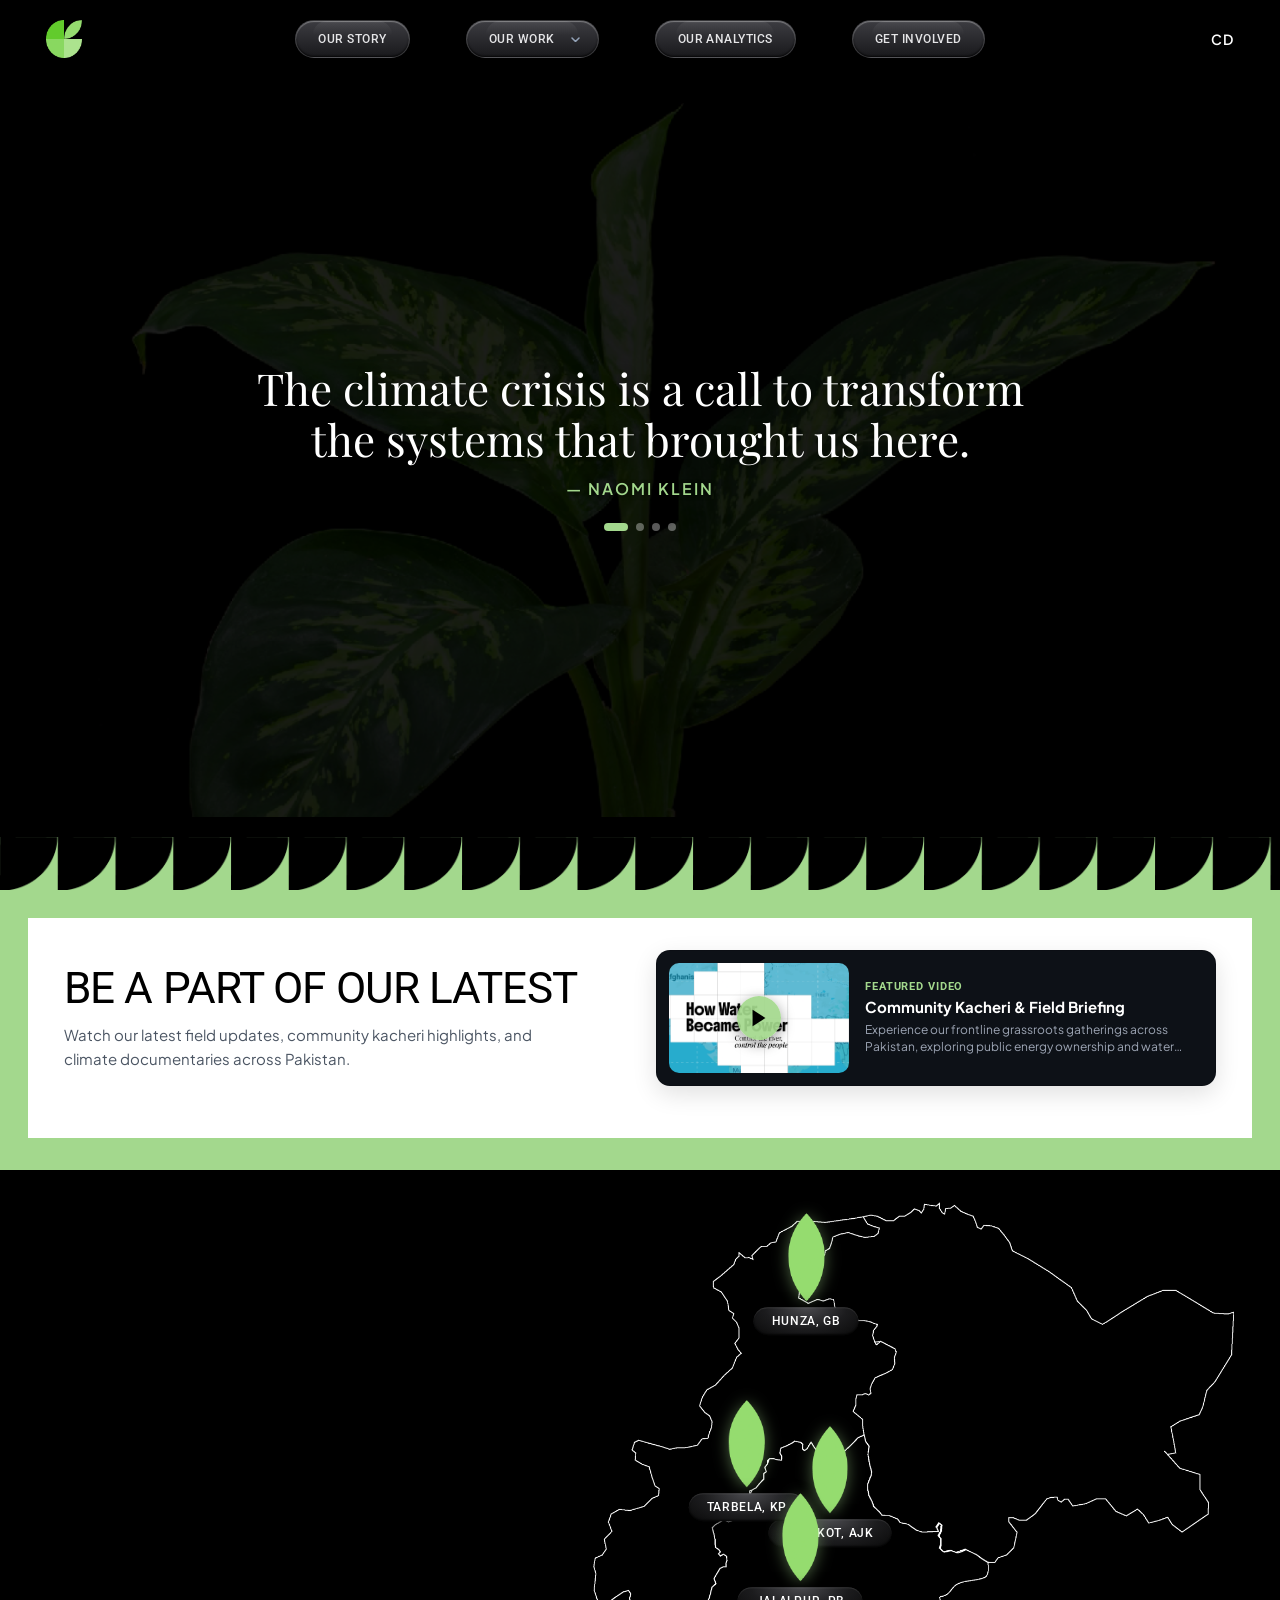
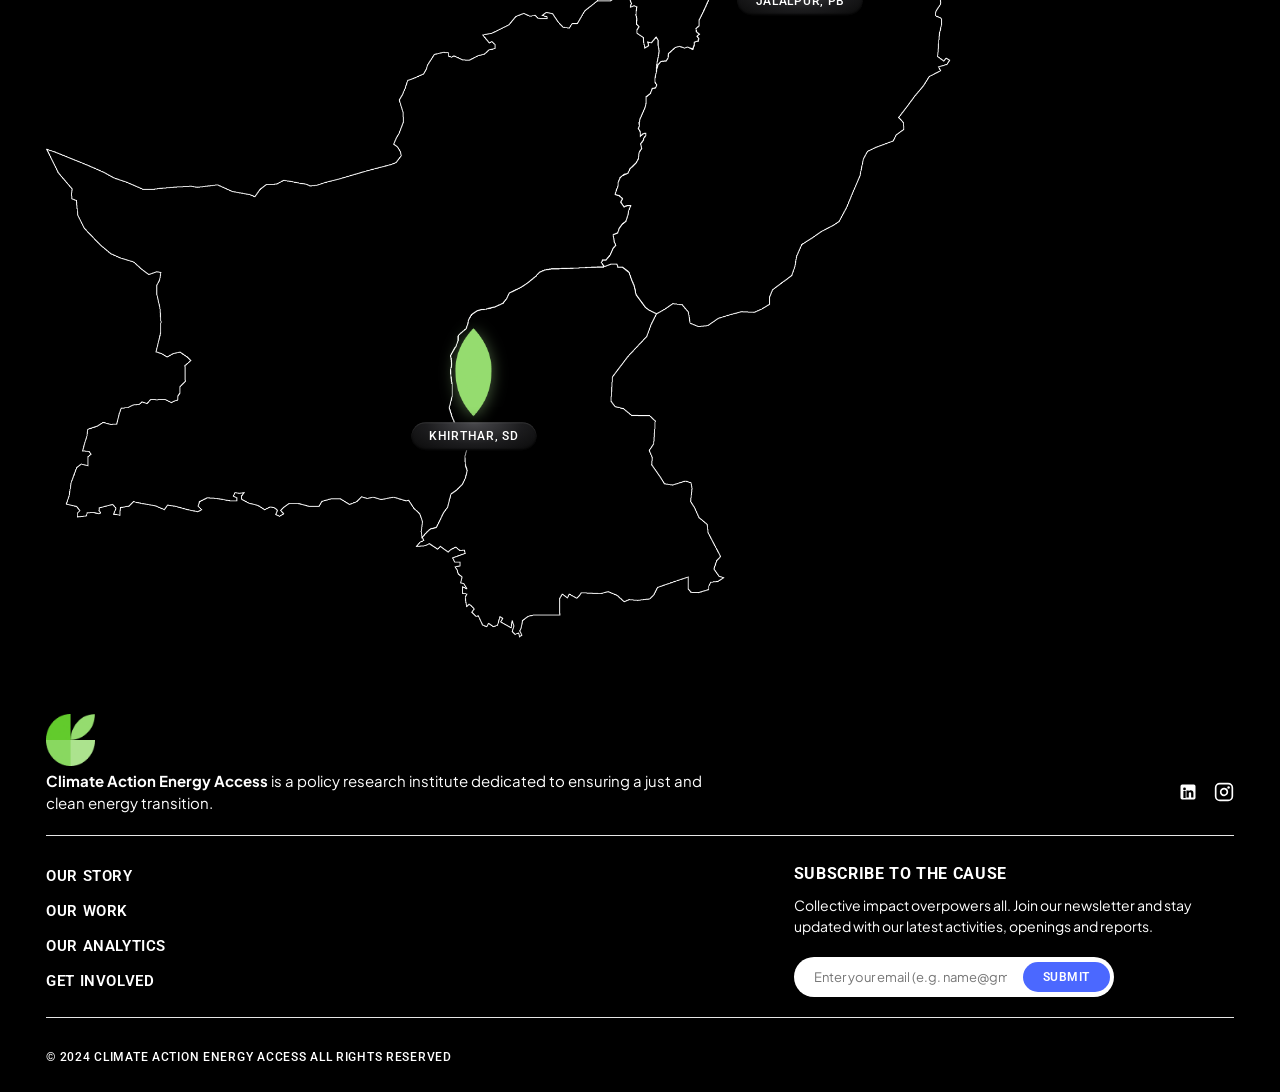
<file: index.html>
<!DOCTYPE html>
<html lang="en" dir="ltr">

<head>
  <meta charset="UTF-8" />
  <meta name="viewport" content="width=device-width, initial-scale=1.0, maximum-scale=5.0, viewport-fit=cover" />
  <title>Climate Action &amp; Energy Access (CAEA) | Policy Research Institute Pakistan</title>
  <meta name="description" content="Climate Action &amp; Energy Access (CAEA) is a policy research and advocacy institute driving a just, people-centered clean energy transition and fossil fuel phaseout across Pakistan." />
  <meta name="keywords" content="Climate Action Energy Access, CAEA Pakistan, clean energy transition Pakistan, climate justice Pakistan, fossil fuel phaseout, energy policy research institute, Pakistan natural gas dashboard, Community Kacheri, sustainable textile energy" />
  <meta name="author" content="Climate Action &amp; Energy Access (CAEA)" />
  <meta name="robots" content="index, follow, max-image-preview:large, max-snippet:-1, max-video-preview:-1" />
  <meta name="theme-color" content="#000000" />
  <link rel="canonical" href="https://climateactionenergyaccess.com/" />

  <!-- Favicons & Web Manifest -->
  <link rel="icon" type="image/png" href="/assets/CAEA-Navbar-Logo.png" />
  <link rel="apple-touch-icon" href="/assets/CAEA-Navbar-Logo.png" />
  <link rel="manifest" href="/site.webmanifest" />

  <!-- Open Graph / Facebook / LinkedIn / WhatsApp -->
  <meta property="og:type" content="website" />
  <meta property="og:locale" content="en_PK" />
  <meta property="og:site_name" content="Climate Action &amp; Energy Access (CAEA)" />
  <meta property="og:url" content="https://climateactionenergyaccess.com/" />
  <meta property="og:title" content="Climate Action &amp; Energy Access (CAEA) | Policy Research Institute" />
  <meta property="og:description" content="Advancing a people-centered clean energy transition, fossil fuel phaseout, climate justice, and open energy data across Pakistan." />
  <meta property="og:image" content="https://climateactionenergyaccess.com/assets/Hero-image.png" />
  <meta property="og:image:alt" content="Climate Action &amp; Energy Access (CAEA) field research and clean energy transition in Pakistan" />

  <!-- X / Twitter Cards -->
  <meta name="twitter:card" content="summary_large_image" />
  <meta name="twitter:url" content="https://climateactionenergyaccess.com/" />
  <meta name="twitter:title" content="Climate Action &amp; Energy Access (CAEA) | Policy Research Institute" />
  <meta name="twitter:description" content="Advancing a people-centered clean energy transition, fossil fuel phaseout, climate justice, and open energy data across Pakistan." />
  <meta name="twitter:image" content="https://climateactionenergyaccess.com/assets/Hero-image.png" />
  <meta name="twitter:image:alt" content="Climate Action &amp; Energy Access (CAEA) field research and clean energy transition in Pakistan" />

  <!-- JSON-LD Structured Data: ResearchOrganization & WebSite -->
  <script type="application/ld+json">
{
  "@context": "https://schema.org",
  "@graph": [
    {
      "@type": "ResearchOrganization",
      "@id": "https://climateactionenergyaccess.com/#organization",
      "name": "Climate Action & Energy Access",
      "alternateName": "CAEA",
      "url": "https://climateactionenergyaccess.com/",
      "logo": {
        "@type": "ImageObject",
        "url": "https://climateactionenergyaccess.com/assets/CAEA-Navbar-Logo.png"
      },
      "image": "https://climateactionenergyaccess.com/assets/Hero-image.png",
      "description": "Climate Action & Energy Access (CAEA) is a Pakistan-based policy research and advocacy institute dedicated to ensuring a just and clean energy transition.",
      "foundingDate": "2020",
      "areaServed": {
        "@type": "Country",
        "name": "Pakistan"
      },
      "knowsAbout": [
        "Fossil Fuel Phaseout",
        "Climate Justice",
        "Clean Energy Transition",
        "Textile Supply Chain Decarbonization",
        "Natural Gas Infrastructure Analytics"
      ],
      "sameAs": [
        "https://www.linkedin.com/company/climate-action-energy-access/",
        "https://dashboard.climateactionenergyaccess.com/"
      ]
    },
    {
      "@type": "WebSite",
      "@id": "https://climateactionenergyaccess.com/#website",
      "url": "https://climateactionenergyaccess.com/",
      "name": "Climate Action & Energy Access (CAEA)",
      "publisher": {
        "@id": "https://climateactionenergyaccess.com/#organization"
      },
      "inLanguage": "en"
    }
  ]
}
  </script>

  <link rel="preconnect" href="https://fonts.googleapis.com" />
  <link rel="preconnect" href="https://fonts.gstatic.com" crossorigin />
  <link
    href="https://fonts.googleapis.com/css2?family=Playfair+Display:ital,wght@0,400;0,600;0,700;1,400&family=Plus+Jakarta+Sans:wght@400;500;600;700&family=Roboto:wght@400;500&display=swap"
    rel="stylesheet" />
  <link rel="stylesheet" href="/assets/css/styles.css?v=3.0" />
  <link rel="stylesheet" href="/assets/css/home.css?v=3.0" />
  <script src="/assets/js/device-detect.js?v=3.0" onerror="this.onerror=null;this.src='assets/js/device-detect.js?v=3.0';"></script>
</head>

<body>
  <!-- Header / Navbar Section -->
  <header class="site-header">
    <nav class="navbar" aria-label="Main Navigation">
      <!-- 1st Column: Logo -->
      <div class="nav-col nav-col-start">
        <a href="/" class="brand-link" aria-label="Climate Action Energy Access Home">
          <img src="/assets/CAEA-Navbar-Logo.png" alt="Climate Action &amp; Energy Access (CAEA) Logo" class="brand-logo" width="120" height="40" />
        </a>
      </div>

      <!-- Navigation buttons -->
      <div class="nav-col nav-col-center">
        <ul class="nav-content">
          <li><a href="/pages/our-story.html" class="nav-item">Our Story</a></li>
          <li class="nav-item-dropdown-wrapper">
            <a href="/pages/our-work.html" class="nav-item nav-item-has-dropdown">
              <span>Our Work</span>
              <svg class="nav-dropdown-caret" width="9" height="5" viewBox="0 0 9 5" fill="none" xmlns="http://www.w3.org/2000/svg" aria-hidden="true">
                <path d="M1 1L4.5 4.5L8 1" stroke="currentColor" stroke-width="1.5" stroke-linecap="round" stroke-linejoin="round"/>
              </svg>
            </a>
            <div class="nav-dropdown-menu" role="menu" aria-label="Our Work Sections">
              <a href="/pages/our-work.html#banner-fossil-fuel" class="nav-dropdown-item" role="menuitem" data-banner-target="banner-fossil-fuel">
                <span class="nav-dropdown-dot dot-fossil"></span>
                <span class="nav-dropdown-info">
                  <span class="nav-dropdown-title">Fossil Fuel Phaseout</span>
                </span>
              </a>
              <a href="/pages/our-work.html#banner-climate-justice" class="nav-dropdown-item" role="menuitem" data-banner-target="banner-climate-justice">
                <span class="nav-dropdown-dot dot-climate"></span>
                <span class="nav-dropdown-info">
                  <span class="nav-dropdown-title">Climate Justice</span>
                </span>
              </a>
              <a href="/pages/our-work.html#banner-textile" class="nav-dropdown-item" role="menuitem" data-banner-target="banner-textile">
                <span class="nav-dropdown-dot dot-fashion"></span>
                <span class="nav-dropdown-info">
                  <span class="nav-dropdown-title">Fast Fashion</span>
                </span>
              </a>
              <a href="/pages/our-work.html#banner-activities" class="nav-dropdown-item" role="menuitem" data-banner-target="banner-activities">
                <span class="nav-dropdown-dot dot-activities"></span>
                <span class="nav-dropdown-info">
                  <span class="nav-dropdown-title">Activities &amp; Gatherings</span>
                </span>
              </a>
            </div>
          </li>
          <li><a href="https://dashboard.climateactionenergyaccess.com/" class="nav-item" target="_blank" rel="noopener noreferrer">Our Analytics</a></li>
          <li><a href="/pages/get-involved.html" class="nav-item">Get Involved</a></li>
        </ul>
      </div>

      <!-- Top Right: CD -->
      <div class="nav-col nav-col-end">
        <span class="nav-cd" aria-label="Creative Direction" title="Creative Direction">CD</span>
      </div>
    </nav>
  </header>

  <!-- Hero Section -->
  <main>
    <section class="hero-section" aria-label="Hero">
      <h1 class="visually-hidden">Climate Action &amp; Energy Access (CAEA) | Policy Research Institute Pakistan</h1>
      <div class="hero-wrapper">
        <div class="hero-image-container" id="hero-media-container">
          <img src="/assets/Hero-image.png" alt="Climate Action &amp; Energy Access (CAEA) field research and clean energy transition in Pakistan" class="hero-image" fetchpriority="high" loading="eager" decoding="async" width="1920" height="1080" />
          <video id="hero-bg-video" class="hero-bg-video" autoplay loop muted playsinline src="/assets/video/Hero.mov"></video>
        </div>
        <div class="hero-text-container">
          <div class="quotes-rotator-wrapper" id="quotes-rotator">
            <blockquote class="hero-quote" id="hero-quote-text">
              The climate crisis is a call to transform the systems that brought us here.
            </blockquote>
            <div class="quote-author-credit" id="hero-quote-author">— Naomi Klein</div>
          </div>
          <div class="quote-dots-indicator" id="quote-dots-indicator"></div>
        </div>
      </div>
    </section>
    <!-- Bottom Header / Section: Be A Part Of Our Latest -->
    <section class="bottom-header-section" id="latest-section" aria-label="Latest Updates">
      <div class="bottom-header-container">
        <!-- Repeating Green Leaf Pattern (Flipped Direction) -->
        <div class="repeating-leaf-banner" aria-hidden="true">
          <div class="repeating-leaf-pattern"></div>
        </div>

        <!-- Green Content Card Container -->
        <div class="bottom-header-body">
          <div class="bottom-header-inner-card" id="latest-content-card">
            <div class="latest-card-layout">
              <div class="latest-card-header">
                <h2 class="bottom-header-title" id="latest-section-title">BE A PART OF OUR LATEST</h2>
                <p class="latest-section-desc" id="latest-section-desc">Watch our latest field updates, community kacheri highlights, and climate documentaries across Pakistan.</p>
              </div>
              <div class="latest-video-preview-wrapper" id="latest-video-preview-wrapper">
                <div class="latest-video-card" id="home-latest-video-btn" role="button" tabindex="0" aria-label="Play featured video">
                  <div class="latest-video-thumb-wrap">
                    <img id="home-latest-video-cover" src="/assets/how-water-became-power.jpg" alt="CAEA community documentary - How water became power" class="latest-video-cover-img" loading="lazy" decoding="async" width="600" height="400" onerror="this.src='/assets/Hero-image.png'" />
                    <div class="video-play-btn" aria-hidden="true">
                      <svg width="22" height="22" viewBox="0 0 24 24" fill="currentColor">
                        <polygon points="5 3 19 12 5 21 5 3"></polygon>
                      </svg>
                    </div>
                  </div>
                  <div class="latest-video-info">
                    <span class="latest-video-badge">FEATURED VIDEO</span>
                    <h3 class="latest-video-heading" id="home-latest-video-title">Community Kacheri &amp; Field Briefing</h3>
                    <p class="latest-video-summary" id="home-latest-video-desc">Experience our frontline grassroots gatherings across Pakistan, exploring public energy ownership and water justice.</p>
                  </div>
                </div>
              </div>
            </div>
          </div>
        </div>
      </div>
    </section>

    <!-- Pakistan Map / Our Stories Section -->
    <section class="map-section" id="our-stories" aria-label="Our Stories — Pakistan Locations">
      <div class="map-frame">
        <div class="map-pin-area" id="map-pins-container">
          <img src="/assets/Pak-map.png" alt="Map of Pakistan highlighting CAEA clean energy and climate justice project locations across Gilgit-Baltistan, Khyber Pakhtunkhwa, Punjab, Sindh, and Azad Kashmir" class="map-bg" loading="lazy" decoding="async" width="800" height="850" />

          <!-- City: HUNZA (GB) -->
          <div class="city-marker" id="marker-hunza" style="left:64%;top:7%" role="button" tabindex="0"
            aria-expanded="false" aria-label="Hunza, Gilgit-Baltistan project location">
            <div class="city-ripples" aria-hidden="true">
              <span class="ripple r1"></span>
              <span class="ripple r2"></span>
              <span class="ripple r3"></span>
            </div>
            <img src="/assets/Map-leaf.png" alt="Map marker leaf icon" class="city-leaf" aria-hidden="true" width="24" height="24" />
            <div class="city-label">HUNZA, GB</div>
            <div class="city-popup" aria-hidden="true">
              <span class="popup-badge">HUNZA, GB</span>
              <p class="popup-text">
                Our team comes from diverse backgrounds across Gilgit-Baltistan. Climate Action &amp; Energy Access (CAEA) is committed to empowering mountain communities through renewable energy and local climate resilience.
              </p>
            </div>
          </div>

          <!-- City: DHIRKOT (AJK) -->
          <div class="city-marker" id="marker-dhirkot" style="left:66%;top:27.5%" role="button" tabindex="0"
            aria-expanded="false" aria-label="Dhirkot, Azad Jammu &amp; Kashmir project location">
            <div class="city-ripples" aria-hidden="true">
              <span class="ripple r1"></span>
              <span class="ripple r2"></span>
              <span class="ripple r3"></span>
            </div>
            <img src="/assets/Map-leaf.png" alt="Map marker leaf icon" class="city-leaf" aria-hidden="true" width="24" height="24" />
            <div class="city-label">DHIRKOT, AJK</div>
            <div class="city-popup" aria-hidden="true">
              <span class="popup-badge">DHIRKOT, AJK</span>
              <p class="popup-text">
                In Dhirkot, Azad Kashmir, CAEA works alongside local community organizers on watershed protection, community forestry, and decentralized clean energy solutions for mountain terrains.
              </p>
            </div>
          </div>

          <!-- City: TARBELA (KP) -->
          <div class="city-marker" id="marker-tarbela" style="left:59%;top:25%" role="button" tabindex="0"
            aria-expanded="false" aria-label="Tarbela, Khyber Pakhtunkhwa project location">
            <div class="city-ripples" aria-hidden="true">
              <span class="ripple r1"></span>
              <span class="ripple r2"></span>
              <span class="ripple r3"></span>
            </div>
            <img src="/assets/Map-leaf.png" alt="Map marker leaf icon" class="city-leaf" aria-hidden="true" width="24" height="24" />
            <div class="city-label">TARBELA, KP</div>
            <div class="city-popup" aria-hidden="true">
              <span class="popup-badge">TARBELA, KP</span>
              <p class="popup-text">
                At Tarbela Dam in Khyber Pakhtunkhwa, CAEA brings together community perspectives to examine megastructure energy promises vs. its human and ecological costs on land and riverine ecosystems.
              </p>
            </div>
          </div>

          <!-- City: JALALPUR (PB) -->
          <div class="city-marker" id="marker-jalalpur" style="left:63.5%;top:34%" role="button" tabindex="0"
            aria-expanded="false" aria-label="Jalalpur, Punjab project location">
            <div class="city-ripples" aria-hidden="true">
              <span class="ripple r1"></span>
              <span class="ripple r2"></span>
              <span class="ripple r3"></span>
            </div>
            <img src="/assets/Map-leaf.png" alt="Map marker leaf icon" class="city-leaf" aria-hidden="true" width="24" height="24" />
            <div class="city-label">JALALPUR, PB</div>
            <div class="city-popup" aria-hidden="true">
              <span class="popup-badge">JALALPUR, PB</span>
              <p class="popup-text">
                Our team works closely with agrarian communities in Jalalpur advancing decentralized solar irrigation, groundwater conservation, and community energy governance.
              </p>
            </div>
          </div>

          <!-- City: KHIRTHAR (SD) -->
          <div class="city-marker" id="marker-khirthar" style="left:36%;top:76%" role="button" tabindex="0"
            aria-expanded="false" aria-label="Khirthar, Sindh project location">
            <div class="city-ripples" aria-hidden="true">
              <span class="ripple r1"></span>
              <span class="ripple r2"></span>
              <span class="ripple r3"></span>
            </div>
            <img src="/assets/Map-leaf.png" alt="Map marker leaf icon" class="city-leaf" aria-hidden="true" width="24" height="24" />
            <div class="city-label">KHIRTHAR, SD</div>
            <div class="city-popup" aria-hidden="true">
              <span class="popup-badge">KHIRTHAR, SD</span>
              <p class="popup-text">
                Across the Khirthar Range in Sindh, CAEA investigates the impacts of fossil fuel exploration, industrial wastewater, and climate shocks on indigenous communities and fragile desert ecologies.
              </p>
            </div>
          </div>
        </div>
      </div>
    </section>
  </main>

  <!-- Site Footer -->
  <footer class="site-footer" aria-label="Footer">
    <div class="footer-container">
      <!-- Top Section: Brand Info & Socials -->
      <div class="footer-top-section">
        <div class="footer-brand-area">
          <a href="/" class="footer-logo-link" aria-label="Climate Action Energy Access Home">
            <img src="/assets/CAEA-Navbar-Logo.png" alt="Climate Action &amp; Energy Access (CAEA) Logo" class="footer-logo" loading="lazy" decoding="async" width="120" height="40" />
          </a>
          <div class="footer-brand-row">
            <p class="footer-tagline">
              <strong>Climate Action Energy Access</strong> is a policy research institute dedicated to ensuring a just and clean energy transition.
            </p>
            <div class="footer-social-links" aria-label="Social Media Links">
              <a href="https://www.linkedin.com/company/climate-action-energy-access/" class="footer-social-icon" aria-label="LinkedIn" target="_blank" rel="noopener noreferrer">
                <svg width="20" height="20" viewBox="0 0 24 24" fill="currentColor"><path d="M19 3a2 2 0 0 1 2 2v14a2 2 0 0 1-2 2H5a2 2 0 0 1-2-2V5a2 2 0 0 1 2-2h14m-.5 15.5v-5.3a3.26 3.26 0 0 0-3.26-3.26c-.85 0-1.84.52-2.28 1.3v-1.11h-2.79v8.37h2.79v-4.93c0-.77.62-1.4 1.39-1.4a1.4 1.4 0 0 1 1.4 1.4v4.93h2.75M6.46 10.9v8.37H9.2V10.9H6.46M7.83 6.64a1.68 1.68 0 1 0 0 3.36 1.68 1.68 0 0 0 0-3.36Z"/></svg>
              </a>
              <a href="https://www.instagram.com/climateactionenergyaccess?stkn=MWRueXdsZTRxZzdlMg%3D%3D&utm_source=qr" class="footer-social-icon" aria-label="Instagram" target="_blank" rel="noopener noreferrer">
                <svg width="20" height="20" viewBox="0 0 24 24" fill="none" stroke="currentColor" stroke-width="2" stroke-linecap="round" stroke-linejoin="round"><rect x="2" y="2" width="20" height="20" rx="5" ry="5"/><path d="M16 11.37A4 4 0 1 1 12.63 8 4 4 0 0 1 16 11.37z"/><circle cx="17.5" cy="6.5" r="1.5" fill="currentColor" stroke="none"/></svg>
              </a>
            </div>
          </div>
        </div>
      </div>

      <hr class="footer-divider" />

      <!-- Middle Section: Navigation & Newsletter Subscription -->
      <div class="footer-main-section">
        <!-- Nav Links -->
        <nav class="footer-nav-col" aria-label="Footer Navigation">
          <ul class="footer-nav-links">
            <li><a href="/pages/our-story.html" class="footer-link">OUR STORY</a></li>
            <li><a href="/pages/our-work.html" class="footer-link">OUR WORK</a></li>
            <li><a href="https://dashboard.climateactionenergyaccess.com/" class="footer-link" target="_blank" rel="noopener noreferrer">OUR ANALYTICS</a></li>
            <li><a href="/pages/get-involved.html" class="footer-link">GET INVOLVED</a></li>
          </ul>
        </nav>

        <!-- Newsletter Subscription -->
        <div class="footer-newsletter-col">
          <h3 class="footer-subscribe-title">SUBSCRIBE TO THE CAUSE</h3>
          <p class="footer-subscribe-desc">
            Collective impact overpowers all. Join our newsletter and stay updated with our latest activities, openings and reports.
          </p>
          <form class="footer-subscribe-form" onsubmit="event.preventDefault();">
            <input type="email" class="footer-email-input" placeholder="Enter your email (e.g. name@gmail.com)" aria-label="Email address" required />
            <button type="submit" class="footer-submit-btn">SUBMIT</button>
          </form>
        </div>
      </div>

      <hr class="footer-divider" />

      <!-- Bottom Section: Copyright -->
      <div class="footer-bottom-section">
        <p class="footer-copyright">© 2024 CLIMATE ACTION ENERGY ACCESS ALL RIGHTS RESERVED</p>
      </div>
    </div>
  </footer>

  <script src="/assets/js/data-store.js?v=3.1" onerror="this.onerror=null;this.src='assets/js/data-store.js?v=3.1';"></script>
  <script src="/assets/js/script.js?v=3.0" onerror="this.onerror=null;this.src='assets/js/script.js?v=3.0';"></script>
</body>

</html>
</file>
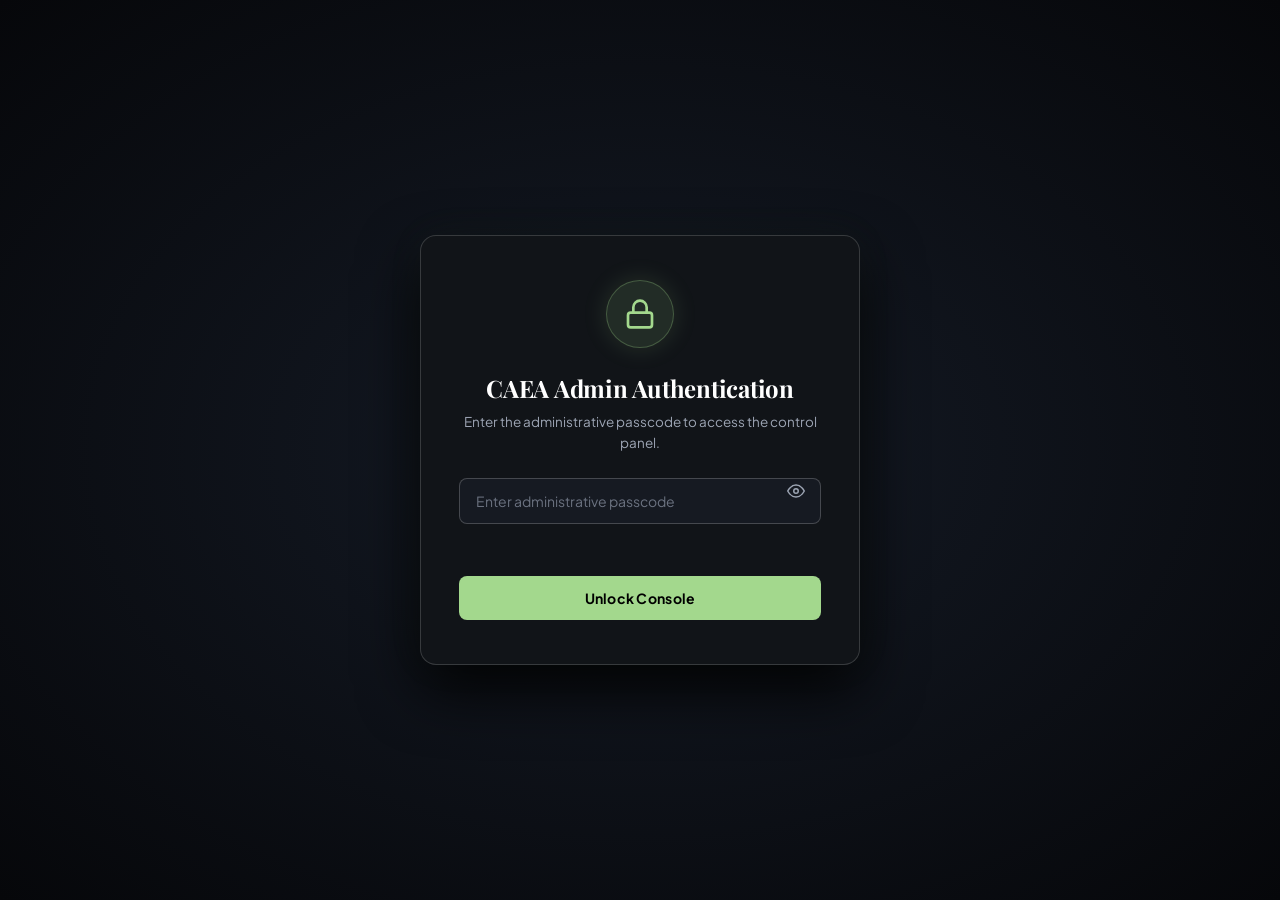
<file: admin/index.html>
<!DOCTYPE html>
<html lang="en">

<head>
  <meta charset="UTF-8" />
  <meta name="viewport" content="width=device-width, initial-scale=1.0, maximum-scale=5.0, viewport-fit=cover" />
  <meta name="description" content="CAEA Admin Dashboard — Management Console" />
  <meta name="theme-color" content="#000000" />
  <title>Admin Console — CAEA</title>
  <link rel="icon" type="image/png" href="../assets/CAEA-Navbar-Logo.png" />
  <link rel="apple-touch-icon" href="../assets/CAEA-Navbar-Logo.png" />
  <link rel="preconnect" href="https://fonts.googleapis.com" />
  <link rel="preconnect" href="https://fonts.gstatic.com" crossorigin />
  <link
    href="https://fonts.googleapis.com/css2?family=Playfair+Display:ital,wght@0,400;0,600;0,700;1,400&family=Plus+Jakarta+Sans:wght@400;500;600;700&family=Roboto:wght@400;500;700&display=swap"
    rel="stylesheet" />
  
  <!-- Deployment-Resilient Stylesheet Resolution -->
  <link rel="stylesheet" href="../assets/css/styles.css?v=3.0" onerror="this.onerror=null;this.href='/assets/css/styles.css?v=3.0';" />
  <link rel="stylesheet" href="admin.css?v=3.0" onerror="this.onerror=null;this.href='/admin/admin.css?v=3.0';" />
  
  <script>
    // Ensure clean relative resolution on deployed /admin routes
    if (window.location.pathname === '/admin') {
      window.history.replaceState(null, '', '/admin/');
    }
  </script>
  <script src="/assets/js/device-detect.js" onerror="this.onerror=null;this.src='../assets/js/device-detect.js';"></script>
</head>

<body class="admin-body">

  <!-- Security Passcode Overlay Gate -->
  <div class="admin-auth-overlay" id="admin-auth-gate">
    <div class="admin-auth-card">
      <div class="auth-icon-wrap">
        <svg width="32" height="32" viewBox="0 0 24 24" fill="none" stroke="#a3d88d" stroke-width="2" stroke-linecap="round" stroke-linejoin="round">
          <rect x="3" y="11" width="18" height="11" rx="2" ry="2"/>
          <path d="M7 11V7a5 5 0 0 1 10 0v4"/>
        </svg>
      </div>
      <h2 class="auth-title">CAEA Admin Authentication</h2>
      <p class="auth-desc">Enter the administrative passcode to access the control panel.</p>
      
      <form id="auth-form" class="auth-form">
        <div class="form-group auth-input-group">
          <input type="password" id="auth-passcode" class="admin-input auth-password-input" placeholder="Enter administrative passcode" autocomplete="current-password" required />
          <button type="button" class="auth-toggle-pwd-btn" id="btn-toggle-pwd" aria-label="Toggle password visibility" title="Show/Hide Passcode">
            <svg class="eye-open" width="18" height="18" viewBox="0 0 24 24" fill="none" stroke="currentColor" stroke-width="2"><path d="M1 12s4-8 11-8 11 8 11 8-4 8-11 8-11-8-11-8z"/><circle cx="12" cy="12" r="3"/></svg>
            <svg class="eye-closed" width="18" height="18" viewBox="0 0 24 24" fill="none" stroke="currentColor" stroke-width="2" style="display:none;"><path d="M17.94 17.94A10.07 10.07 0 0 1 12 20c-7 0-11-8-11-8a18.45 18.45 0 0 1 5.06-5.94M9.9 4.24A9.12 9.12 0 0 1 12 4c7 0 11 8 11 8a18.5 18.5 0 0 1-2.16 3.19m-6.72-1.07a3 3 0 1 1-4.24-4.24"/><line x1="1" y1="1" x2="23" y2="23"/></svg>
          </button>
        </div>
        <p class="auth-error-msg" id="auth-error"></p>
        <button type="submit" class="admin-btn admin-btn-primary full-width" id="btn-unlock-auth">Unlock Console</button>
      </form>
    </div>
  </div>

  <!-- Main Admin Interface -->
  <header class="admin-header">
    <div class="admin-header-container">
      <div class="admin-brand">
        <a href="/" class="brand-link" aria-label="CAEA Home">
          <img src="../assets/CAEA-Navbar-Logo.png" alt="CAEA Logo" class="brand-logo" />
        </a>
        <div class="admin-badge-wrap">
          <span class="admin-console-badge">Management Console</span>
        </div>
      </div>

      <div class="admin-actions-top">
        <a href="/" target="_blank" class="admin-btn admin-btn-outline">
          <svg width="16" height="16" viewBox="0 0 24 24" fill="none" stroke="currentColor" stroke-width="2"><path d="M18 13v6a2 2 0 0 1-2 2H5a2 2 0 0 1-2-2V8a2 2 0 0 1 2-2h6"/><polyline points="15 3 21 3 21 9"/><line x1="10" y1="14" x2="21" y2="3"/></svg>
          View Live Site
        </a>
        <button class="admin-btn admin-btn-secondary" id="btn-lock-console">
          <svg width="16" height="16" viewBox="0 0 24 24" fill="none" stroke="currentColor" stroke-width="2"><rect x="3" y="11" width="18" height="11" rx="2" ry="2"/><path d="M7 11V7a5 5 0 0 1 10 0v4"/></svg>
          Lock
        </button>
      </div>
    </div>
  </header>

  <main class="admin-main">
    <div class="admin-container">

      <!-- KPI Summary Cards -->
      <section class="admin-stats-grid" aria-label="Quick Summary Statistics">
        <div class="stat-card">
          <div class="stat-icon icon-applications">
            <svg width="22" height="22" viewBox="0 0 24 24" fill="none" stroke="currentColor" stroke-width="2"><path d="M16 4h2a2 2 0 0 1 2 2v14a2 2 0 0 1-2 2H6a2 2 0 0 1-2-2V6a2 2 0 0 1 2-2h2"/><rect x="8" y="2" width="8" height="4" rx="1" ry="1"/><path d="M9 14l2 2 4-4"/></svg>
          </div>
          <div class="stat-info">
            <span class="stat-label">Applied Submissions</span>
            <span class="stat-number" id="stat-applications-count">0</span>
          </div>
        </div>

        <div class="stat-card">
          <div class="stat-icon" style="background: rgba(163, 216, 141, 0.15); color: #a3d88d;">
            <svg width="22" height="22" viewBox="0 0 24 24" fill="none" stroke="currentColor" stroke-width="2"><path d="M21 10c0 7-9 13-9 13s-9-6-9-13a9 9 0 0 1 18 0z"/><circle cx="12" cy="10" r="3"/></svg>
          </div>
          <div class="stat-info">
            <span class="stat-label">Pakistan Map Pins</span>
            <span class="stat-number" id="stat-mappins-count">0</span>
          </div>
        </div>

        <div class="stat-card">
          <div class="stat-icon icon-people">
            <svg width="22" height="22" viewBox="0 0 24 24" fill="none" stroke="currentColor" stroke-width="2"><path d="M17 21v-2a4 4 0 0 0-4-4H5a4 4 0 0 0-4 4v2"/><circle cx="9" cy="7" r="4"/><path d="M23 21v-2a4 4 0 0 0-3-3.87"/><path d="M16 3.13a4 4 0 0 1 0 7.75"/></svg>
          </div>
          <div class="stat-info">
            <span class="stat-label">Our Story &amp; Team</span>
            <span class="stat-number" id="stat-people-count">0</span>
          </div>
        </div>

        <div class="stat-card">
          <div class="stat-icon icon-activities">
            <svg width="22" height="22" viewBox="0 0 24 24" fill="none" stroke="currentColor" stroke-width="2"><rect x="3" y="4" width="18" height="18" rx="2" ry="2"/><line x1="16" y1="2" x2="16" y2="6"/><line x1="8" y1="2" x2="8" y2="6"/><line x1="3" y1="10" x2="21" y2="10"/></svg>
          </div>
          <div class="stat-info">
            <span class="stat-label">Our Work &amp; Activities</span>
            <span class="stat-number" id="stat-activities-count">0</span>
          </div>
        </div>

        <div class="stat-card">
          <div class="stat-icon icon-articles">
            <svg width="22" height="22" viewBox="0 0 24 24" fill="none" stroke="currentColor" stroke-width="2"><path d="M14 2H6a2 2 0 0 0-2 2v16a2 2 0 0 0 2 2h12a2 2 0 0 0 2-2V8z"/><polyline points="14 2 14 8 20 8"/><line x1="16" y1="13" x2="8" y2="13"/><line x1="16" y1="17" x2="8" y2="17"/><polyline points="10 9 9 9 8 9"/></svg>
          </div>
          <div class="stat-info">
            <span class="stat-label">Articles &amp; Stories</span>
            <span class="stat-number" id="stat-articles-count">0</span>
          </div>
        </div>

        <div class="stat-card">
          <div class="stat-icon icon-opportunities">
            <svg width="22" height="22" viewBox="0 0 24 24" fill="none" stroke="currentColor" stroke-width="2"><circle cx="12" cy="12" r="10"/><line x1="12" y1="8" x2="12" y2="16"/><line x1="8" y1="12" x2="16" y2="12"/></svg>
          </div>
          <div class="stat-info">
            <span class="stat-label">Get Involved Positions</span>
            <span class="stat-number" id="stat-opportunities-count">0</span>
          </div>
        </div>
      </section>

      <!-- Main Navigation Tabs -->
      <nav class="admin-tab-nav" aria-label="Console Navigation">
        <button class="tab-btn active" data-tab="applications">
          <svg width="18" height="18" viewBox="0 0 24 24" fill="none" stroke="currentColor" stroke-width="2"><path d="M16 4h2a2 2 0 0 1 2 2v14a2 2 0 0 1-2 2H6a2 2 0 0 1-2-2V6a2 2 0 0 1 2-2h2"/><rect x="8" y="2" width="8" height="4" rx="1" ry="1"/><path d="M9 14l2 2 4-4"/></svg>
          Applied Forms / Submissions
          <span class="tab-badge-pill" id="tab-badge-applications">0</span>
        </button>
        <button class="tab-btn" data-tab="home">
          <svg width="18" height="18" viewBox="0 0 24 24" fill="none" stroke="currentColor" stroke-width="2"><path d="M3 9l9-7 9 7v11a2 2 0 0 1-2 2H5a2 2 0 0 1-2-2z"/><polyline points="9 22 9 12 15 12 15 22"/></svg>
          Home Page (Map &amp; Videos)
          <span class="tab-badge-pill" id="tab-badge-mappins">0</span>
        </button>
        <button class="tab-btn" data-tab="people">
          <svg width="18" height="18" viewBox="0 0 24 24" fill="none" stroke="currentColor" stroke-width="2"><path d="M17 21v-2a4 4 0 0 0-4-4H5a4 4 0 0 0-4 4v2"/><circle cx="9" cy="7" r="4"/></svg>
          Our Story &amp; Team
        </button>
        <button class="tab-btn" data-tab="our-work">
          <svg width="18" height="18" viewBox="0 0 24 24" fill="none" stroke="currentColor" stroke-width="2"><path d="M22 19a2 2 0 0 1-2 2H4a2 2 0 0 1-2-2V5a2 2 0 0 1 2-2h5l2 3h9a2 2 0 0 1 2 2z"/></svg>
          Our Work
        </button>
        <button class="tab-btn" data-tab="activities">
          <svg width="18" height="18" viewBox="0 0 24 24" fill="none" stroke="currentColor" stroke-width="2"><rect x="3" y="4" width="18" height="18" rx="2" ry="2"/><line x1="16" y1="2" x2="16" y2="6"/><line x1="8" y1="2" x2="8" y2="6"/><line x1="3" y1="10" x2="21" y2="10"/></svg>
          Activities &amp; Gatherings
          <span class="tab-badge-pill" id="tab-badge-activities">0</span>
        </button>
        <button class="tab-btn" data-tab="articles">
          <svg width="18" height="18" viewBox="0 0 24 24" fill="none" stroke="currentColor" stroke-width="2"><path d="M4 19.5A2.5 2.5 0 0 1 6.5 17H20"/><path d="M6.5 2H20v20H6.5A2.5 2.5 0 0 1 4 19.5v-15A2.5 2.5 0 0 1 6.5 2z"/></svg>
          Articles &amp; Publications
        </button>
        <button class="tab-btn" data-tab="opportunities">
          <svg width="18" height="18" viewBox="0 0 24 24" fill="none" stroke="currentColor" stroke-width="2"><circle cx="12" cy="12" r="10"/><line x1="12" y1="8" x2="12" y2="16"/><line x1="8" y1="12" x2="16" y2="12"/></svg>
          Get Involved Positions
        </button>
        <button class="tab-btn" data-tab="settings">
          <svg width="18" height="18" viewBox="0 0 24 24" fill="none" stroke="currentColor" stroke-width="2"><circle cx="12" cy="12" r="3"/><path d="M19.4 15a1.65 1.65 0 0 0 .33 1.82l.06.06a2 2 0 0 1 0 2.83 2 2 0 0 1-2.83 0l-.06-.06a1.65 1.65 0 0 0-1.82-.33 1.65 1.65 0 0 0-1 1.51V21a2 2 0 0 1-2 2 2 2 0 0 1-2-2v-.09A1.65 1.65 0 0 0 9 19.4a1.65 1.65 0 0 0-1.82.33l-.06.06a2 2 0 0 1-2.83 0 2 2 0 0 1 0-2.83l.06-.06a1.65 1.65 0 0 0 .33-1.82 1.65 1.65 0 0 0-1.51-1H3a2 2 0 0 1-2-2 2 2 0 0 1 2-2h.09A1.65 1.65 0 0 0 4.6 9a1.65 1.65 0 0 0-.33-1.82l-.06-.06a2 2 0 0 1 0-2.83 2 2 0 0 1 2.83 0l.06.06a1.65 1.65 0 0 0 1.82.33H9a1.65 1.65 0 0 0 1-1.51V3a2 2 0 0 1 2-2 2 2 0 0 1 2 2v.09a1.65 1.65 0 0 0 1 1.51 1.65 1.65 0 0 0 1.82-.33l.06-.06a2 2 0 0 1 2.83 0 2 2 0 0 1 0 2.83l-.06.06a1.65 1.65 0 0 0-.33 1.82V9a1.65 1.65 0 0 0 1.51 1H21a2 2 0 0 1 2 2 2 2 0 0 1-2 2h-.09a1.65 1.65 0 0 0-1.51 1z"/></svg>
          Page Settings &amp; Media
        </button>
      </nav>

      <!-- COLLECTION PANELS -->

      <!-- 1. APPLIED FIELDS & SUBMISSIONS PANEL (PRIMARY) -->
      <section class="admin-panel active" id="panel-applications">
        <div class="panel-header">
          <div class="panel-controls">
            <div class="search-box">
              <svg width="16" height="16" viewBox="0 0 24 24" fill="none" stroke="currentColor" stroke-width="2"><circle cx="11" cy="11" r="8"/><line x1="21" y1="21" x2="16.65" y2="16.65"/></svg>
              <input type="text" id="search-applications" class="admin-input search-input" placeholder="Search applications by name, email, phone, city, notes..." />
            </div>
            <select id="filter-applications-status" class="admin-select">
              <option value="">All Statuses</option>
              <option value="Pending">Pending</option>
              <option value="Under Review">Under Review</option>
              <option value="Shortlisted">Shortlisted</option>
              <option value="Accepted">Accepted</option>
              <option value="Archived">Archived</option>
            </select>
            <select id="filter-applications-category" class="admin-select">
              <option value="">All Categories / Roles</option>
              <!-- Dynamically populated -->
            </select>
          </div>
          <div class="panel-actions-group">
            <button class="admin-btn admin-btn-secondary" id="btn-export-applications-csv">
              <svg width="16" height="16" viewBox="0 0 24 24" fill="none" stroke="currentColor" stroke-width="2"><path d="M21 15v4a2 2 0 0 1-2 2H5a2 2 0 0 1-2-2v-4"/><polyline points="7 10 12 15 17 10"/><line x1="12" y1="15" x2="12" y2="3"/></svg>
              Export CSV
            </button>
          </div>
        </div>

        <div class="table-wrapper">
          <table class="admin-table">
            <thead>
              <tr>
                <th>Date &amp; ID</th>
                <th>Applicant</th>
                <th>Contact Info</th>
                <th>Applied Category / Role</th>
                <th>Commitment</th>
                <th>Status</th>
                <th class="text-right">Actions</th>
              </tr>
            </thead>
            <tbody id="table-applications-body">
              <!-- Dynamically Populated -->
            </tbody>
          </table>
        </div>
      </section>

      <!-- 2. HOME PAGE (MAP PINS & LATEST VIDEOS) PANEL -->
      <section class="admin-panel" id="panel-home">
        <!-- Sub-card 1: Pakistan Map Pins CRUD Table -->
        <div class="settings-card" style="margin-bottom: 24px;">
          <div class="settings-card-header">
            <div class="settings-card-icon" style="background: rgba(163, 216, 141, 0.12); color: #a3d88d;">
              <svg width="20" height="20" viewBox="0 0 24 24" fill="none" stroke="currentColor" stroke-width="2"><path d="M21 10c0 7-9 13-9 13s-9-6-9-13a9 9 0 0 1 18 0z"/><circle cx="12" cy="10" r="3"/></svg>
            </div>
            <div style="flex:1;">
              <h3 class="settings-card-title">Pakistan Map Location Pins (<code>index.html</code>)</h3>
              <p class="settings-card-subtitle">Manage project geographic markers, coordinates (left%/top%), and interactive story popups on the Pakistan map.</p>
            </div>
            <button class="admin-btn admin-btn-primary" id="btn-add-map-pin">
              <svg width="16" height="16" viewBox="0 0 24 24" fill="none" stroke="currentColor" stroke-width="2.5"><line x1="12" y1="5" x2="12" y2="19"/><line x1="5" y1="12" x2="19" y2="12"/></svg>
              Add Location Pin
            </button>
          </div>

          <div class="panel-header" style="padding: 16px 24px; border-bottom: 1px solid var(--admin-card-border);">
            <div class="panel-controls">
              <div class="search-box">
                <svg width="16" height="16" viewBox="0 0 24 24" fill="none" stroke="currentColor" stroke-width="2"><circle cx="11" cy="11" r="8"/><line x1="21" y1="21" x2="16.65" y2="16.65"/></svg>
                <input type="text" id="search-mappins" class="admin-input search-input" placeholder="Search pins by city, badge or story text..." />
              </div>
            </div>
          </div>

          <div class="table-wrapper">
            <table class="admin-table">
              <thead>
                <tr>
                  <th>ID</th>
                  <th>City / Location</th>
                  <th>Coordinates (Left %, Top %)</th>
                  <th>Badge Label</th>
                  <th>Story Description</th>
                  <th class="text-right">Actions</th>
                </tr>
              </thead>
              <tbody id="table-mappins-body">
                <!-- Dynamically Populated -->
              </tbody>
            </table>
          </div>
        </div>

        <!-- Sub-card 2: "Catch Up on Our Latest" Video & Hero Settings -->
        <div class="settings-card">
          <div class="settings-card-header">
            <div class="settings-card-icon">
              <svg width="20" height="20" viewBox="0 0 24 24" fill="none" stroke="currentColor" stroke-width="2"><polygon points="23 7 16 12 23 17 23 7"/><rect x="1" y="5" width="15" height="14" rx="2" ry="2"/></svg>
            </div>
            <div>
              <h3 class="settings-card-title">"Catch Up on Our Latest" Section &amp; Hero Quote</h3>
              <p class="settings-card-subtitle">Configure homepage section titles, featured video documentary/briefing, and hero banner quote.</p>
            </div>
          </div>

          <div class="settings-card-body">
            <div class="form-row">
              <div class="form-group flex-1">
                <label class="form-label" for="setting-home-latest-title">Latest Section Title</label>
                <input type="text" id="setting-home-latest-title" class="admin-input" placeholder="e.g. BE A PART OF OUR LATEST" />
              </div>
              <div class="form-group flex-1">
                <label class="form-label" for="setting-home-latest-subtitle">Section Subtitle / Description</label>
                <input type="text" id="setting-home-latest-subtitle" class="admin-input" placeholder="e.g. Watch our latest field updates and community stories across Pakistan..." />
              </div>
            </div>

            <!-- Video Section Toggle -->
            <div class="settings-toggle-row">
              <div class="toggle-info">
                <strong>Enable Featured Video Card</strong>
                <span>Show an interactive video player and documentary preview card in the homepage latest updates section.</span>
              </div>
              <label class="switch-toggle">
                <input type="checkbox" id="setting-home-show-video" checked />
                <span class="slider round"></span>
              </label>
            </div>

            <!-- Video Details Subgroup -->
            <div id="settings-home-video-group" class="settings-subgroup">
              <div class="form-row">
                <div class="form-group flex-1">
                  <label class="form-label" for="setting-home-video-title">Video Heading / Title</label>
                  <input type="text" id="setting-home-video-title" class="admin-input" placeholder="e.g. Community Kacheri &amp; Field Briefing" />
                </div>
                <div class="form-group flex-1">
                  <label class="form-label" for="setting-home-video-desc">Video Brief / Summary</label>
                  <input type="text" id="setting-home-video-desc" class="admin-input" placeholder="Brief caption describing this briefing..." />
                </div>
              </div>

              <!-- Video Source: URL or File Upload -->
              <div class="form-group">
                <label class="form-label">Video Source / Media</label>
                <div class="video-upload-wrapper">
                  <div class="upload-actions-row">
                    <label class="upload-file-btn">
                      <svg width="16" height="16" viewBox="0 0 24 24" fill="none" stroke="currentColor" stroke-width="2"><path d="M21 15v4a2 2 0 0 1-2 2H5a2 2 0 0 1-2-2v-4"/><polyline points="17 8 12 3 7 8"/><line x1="12" y1="3" x2="12" y2="15"/></svg>
                      <span>Upload Video File (MP4, WebM)</span>
                      <input type="file" id="setting-home-video-file" accept="video/mp4,video/webm,video/ogg,video/*" style="display:none;" />
                    </label>
                    <button type="button" class="btn-clear-img" id="btn-clear-home-video" title="Clear video">
                      <svg width="13" height="13" viewBox="0 0 24 24" fill="none" stroke="currentColor" stroke-width="2"><line x1="18" y1="6" x2="6" y2="18"/><line x1="6" y1="6" x2="18" y2="18"/></svg>
                      Clear
                    </button>
                    <span class="upload-filename-badge" id="setting-home-video-filename" style="display:none;"></span>
                  </div>
                  <input type="text" id="setting-home-video-url" class="admin-input" placeholder="Or paste video link (YouTube, Vimeo, MP4 URL / Cloud)" />
                </div>
              </div>

              <!-- Video Thumbnail Cover -->
              <div class="form-group">
                <label class="form-label">Video Cover Thumbnail</label>
                <div class="image-upload-wrapper" id="setting-home-thumb-dropzone">
                  <div class="image-preview-container">
                    <img id="setting-home-thumb-preview" src="../assets/how-water-became-power.jpg" alt="Video Thumbnail" class="form-img-preview" onerror="this.src='../assets/Hero-image.png'" />
                  </div>
                  <div class="image-upload-controls">
                    <div class="upload-actions-row">
                      <label class="upload-file-btn">
                        <svg width="16" height="16" viewBox="0 0 24 24" fill="none" stroke="currentColor" stroke-width="2"><path d="M21 15v4a2 2 0 0 1-2 2H5a2 2 0 0 1-2-2v-4"/><polyline points="17 8 12 3 7 8"/><line x1="12" y1="3" x2="12" y2="15"/></svg>
                        <span>Upload Thumbnail</span>
                        <input type="file" id="setting-home-thumb-file" accept="image/*" style="display:none;" />
                      </label>
                      <button type="button" class="btn-clear-img" id="btn-clear-home-thumb" title="Clear thumbnail">
                        <svg width="13" height="13" viewBox="0 0 24 24" fill="none" stroke="currentColor" stroke-width="2"><line x1="18" y1="6" x2="6" y2="18"/><line x1="6" y1="6" x2="18" y2="18"/></svg>
                        Clear
                      </button>
                      <span class="upload-filename-badge" id="setting-home-thumb-filename" style="display:none;"></span>
                    </div>
                    <input type="text" id="setting-home-thumb-url" class="admin-input" placeholder="Or paste image path / URL (e.g. assets/how-water-became-power.jpg)" />
                  </div>
                </div>
              </div>
            </div>

            <!-- Hero & Rotator Quotes Settings -->
            <div class="settings-divider"></div>

            <div style="margin-top: 16px;">
              <h4 style="color: #fff; font-size: 16px; margin: 0 0 8px 0; font-weight: 600;">Rotating Landing Quotes List (Naomi Klein, Thoreau, Shiva, Maathai, Bauman)</h4>
              <p style="color: var(--admin-text-muted); font-size: 13px; margin: 0 0 16px 0;">Manage climate justice and energy access quotes that cycle dynamically on the landing hero section.</p>

              <div id="admin-quotes-container" style="display: flex; flex-direction: column; gap: 10px; margin-bottom: 16px;">
                <!-- Dynamically populated quote rows -->
              </div>

              <div class="form-row" style="background: rgba(255, 255, 255, 0.03); padding: 12px; border-radius: 8px; border: 1px dashed rgba(255, 255, 255, 0.15);">
                <div class="form-group flex-2">
                  <input type="text" id="new-quote-text" class="admin-input" placeholder="New quote text (e.g. In wildness is the preservation of the world.)" />
                </div>
                <div class="form-group flex-1">
                  <input type="text" id="new-quote-author" class="admin-input" placeholder="Author (e.g. Henry David Thoreau)" />
                </div>
                <button type="button" class="admin-btn admin-btn-secondary" id="btn-add-quote" style="align-self: center;">+ Add Quote</button>
              </div>
            </div>

            <div style="margin-top: 20px; display: flex; justify-content: flex-end;">
              <button type="button" class="admin-btn admin-btn-primary" id="btn-save-home-settings">
                <svg width="16" height="16" viewBox="0 0 24 24" fill="none" stroke="currentColor" stroke-width="2"><path d="M19 21H5a2 2 0 0 1-2-2V5a2 2 0 0 1 2-2h11l5 5v11a2 2 0 0 1-2 2z"/><polyline points="17 21 17 13 7 13 7 21"/><polyline points="7 3 7 8 15 8"/></svg>
                Save Home Page &amp; Video Settings
              </button>
            </div>
          </div>
        </div>
      </section>

      <!-- 2. OUR STORY & PEOPLE PANEL -->
      <section class="admin-panel" id="panel-people">
        <div class="panel-header">
          <div class="panel-controls">
            <div class="search-box">
              <svg width="16" height="16" viewBox="0 0 24 24" fill="none" stroke="currentColor" stroke-width="2"><circle cx="11" cy="11" r="8"/><line x1="21" y1="21" x2="16.65" y2="16.65"/></svg>
              <input type="text" id="search-people" class="admin-input search-input" placeholder="Search people by name, role or bio..." />
            </div>
            <select id="filter-people-category" class="admin-select">
              <option value="">All Roles</option>
              <option value="Executive">Executive</option>
              <option value="Core Team">Core Team</option>
              <option value="Fellows">Fellows</option>
            </select>
          </div>
          <button class="admin-btn admin-btn-primary" id="btn-add-person">
            <svg width="16" height="16" viewBox="0 0 24 24" fill="none" stroke="currentColor" stroke-width="2.5"><line x1="12" y1="5" x2="12" y2="19"/><line x1="5" y1="12" x2="19" y2="12"/></svg>
            Add Team Member
          </button>
        </div>

        <div class="table-wrapper">
          <table class="admin-table">
            <thead>
              <tr>
                <th>ID</th>
                <th>Photo</th>
                <th>Name &amp; Role</th>
                <th>Category</th>
                <th>Photo Grid <span id="people-grid-count" class="grid-header-count"></span></th>
                <th>Bio Summary</th>
                <th class="text-right">Actions</th>
              </tr>
            </thead>
            <tbody id="table-people-body">
              <!-- Dynamically Populated -->
            </tbody>
          </table>
        </div>
      </section>

      <!-- 3. OUR WORK PANEL (ARTICLE & PUBLICATIONS CRUD ONLY) -->
      <section class="admin-panel" id="panel-our-work">
        <!-- Sub-Tab Navigation Header -->
        <div class="panel-header" style="margin-bottom: 16px;">
          <div>
            <h2 class="panel-heading-title" style="font-size:22px; font-weight:700; color:#fff; margin:0 0 4px 0;">Our Work: Articles &amp; Publications Management</h2>
            <p style="font-size:13.5px; color:#9da5b4; margin:0;">Manage and publish articles, research reports, and field investigations across all pillars.</p>
          </div>
        </div>

        <div class="admin-subtab-nav" role="tablist">
          <button type="button" class="subtab-btn active" data-subtab="fossil-fuel" role="tab">
            <span class="subtab-icon">🛢️</span>
            Fossil Fuel Phaseout
          </button>
          <button type="button" class="subtab-btn" data-subtab="textile" role="tab">
            <span class="subtab-icon">🧵</span>
            Fast Fashion
          </button>
          <button type="button" class="subtab-btn" data-subtab="climate-justice" role="tab">
            <span class="subtab-icon">⚖️</span>
            Climate Justice
          </button>
          <button type="button" class="subtab-btn" data-subtab="activities" role="tab">
            <span class="subtab-icon">🎪</span>
            Activities &amp; Gatherings
          </button>
        </div>

        <!-- ============================================================
             SUB-TAB 1: FOSSIL FUEL PHASEOUT (ARTICLES & PUBLICATIONS)
             ============================================================ -->
        <div class="subtab-content active" id="subtab-fossil-fuel">
          <div class="settings-card">
            <div class="settings-card-header">
              <div class="settings-card-icon" style="background: rgba(59, 130, 246, 0.15); color: #60a5fa;">
                <svg width="20" height="20" viewBox="0 0 24 24" fill="none" stroke="currentColor" stroke-width="2"><path d="M10 13a5 5 0 0 0 7.54.54l3-3a5 5 0 0 0-7.07-7.07l-1.72 1.71"/><path d="M14 11a5 5 0 0 0-7.54-.54l-3 3a5 5 0 0 0 7.07 7.07l1.71-1.71"/></svg>
              </div>
              <div style="flex:1;">
                <h3 class="settings-card-title">Fossil Fuel Phaseout: Articles &amp; Publications</h3>
                <p class="settings-card-subtitle">Manage the published article links and external research reports displayed in <code>#drawer-fossil-fuel</code>.</p>
              </div>
              <button type="button" class="admin-btn admin-btn-primary" id="btn-add-fossil-link">
                <svg width="16" height="16" viewBox="0 0 24 24" fill="none" stroke="currentColor" stroke-width="2.5"><line x1="12" y1="5" x2="12" y2="19"/><line x1="5" y1="12" x2="19" y2="12"/></svg>
                Add Article Link
              </button>
            </div>

            <div class="panel-header" style="padding: 16px 24px; border-bottom: 1px solid var(--admin-card-border);">
              <div class="panel-controls">
                <div class="search-box">
                  <svg width="16" height="16" viewBox="0 0 24 24" fill="none" stroke="currentColor" stroke-width="2"><circle cx="11" cy="11" r="8"/><line x1="21" y1="21" x2="16.65" y2="16.65"/></svg>
                  <input type="text" id="search-fossil-links" class="admin-input search-input" placeholder="Search article links by title, publisher, or URL..." />
                </div>
                <select id="filter-fossil-links-category" class="admin-select">
                  <option value="">All Categories</option>
                  <option value="research">Research and Reports</option>
                  <option value="articles">Articles &amp; Insights</option>
                  <option value="dashboard">Data Dashboard</option>
                  <option value="policy">Policy Analysis</option>
                </select>
              </div>
            </div>

            <div class="table-wrapper">
              <table class="admin-table">
                <thead>
                  <tr>
                    <th>ID</th>
                    <th>Title</th>
                    <th>Category</th>
                    <th>Publisher / Source</th>
                    <th>Badge / Tag</th>
                    <th>Link URL</th>
                    <th class="text-right">Actions</th>
                  </tr>
                </thead>
                <tbody id="table-fossil-links-body">
                  <!-- Dynamically Populated -->
                </tbody>
              </table>
            </div>
          </div>
        </div>

        <!-- ============================================================
             SUB-TAB 2: FAST FASHION (ARTICLES & PUBLICATIONS)
             ============================================================ -->
        <div class="subtab-content" id="subtab-textile">
          <div class="settings-card">
            <div class="settings-card-header">
              <div class="settings-card-icon" style="background: rgba(149, 220, 111, 0.15); color: #95dc6f;">
                <svg width="20" height="20" viewBox="0 0 24 24" fill="none" stroke="currentColor" stroke-width="2"><rect x="3" y="3" width="18" height="18" rx="2" ry="2"/><line x1="3" y1="9" x2="21" y2="9"/><line x1="9" y1="21" x2="9" y2="9"/></svg>
              </div>
              <div style="flex:1;">
                <h3 class="settings-card-title">Fast Fashion: Articles &amp; Publications</h3>
                <p class="settings-card-subtitle">Manage publications, research reports, articles, testimonials, and petitions in the Fast Fashion section.</p>
              </div>
              <button type="button" class="admin-btn admin-btn-primary" id="btn-add-textile-card">
                <svg width="16" height="16" viewBox="0 0 24 24" fill="none" stroke="currentColor" stroke-width="2.5"><line x1="12" y1="5" x2="12" y2="19"/><line x1="5" y1="12" x2="19" y2="12"/></svg>
                Add Article Link
              </button>
            </div>

            <div class="panel-header" style="padding: 16px 24px; border-bottom: 1px solid var(--admin-card-border);">
              <div class="panel-controls">
                <div class="search-box">
                  <svg width="16" height="16" viewBox="0 0 24 24" fill="none" stroke="currentColor" stroke-width="2"><circle cx="11" cy="11" r="8"/><line x1="21" y1="21" x2="16.65" y2="16.65"/></svg>
                  <input type="text" id="search-textile-cards" class="admin-input search-input" placeholder="Search articles by title, publisher, or URL..." />
                </div>
                <select id="filter-textile-tag" class="admin-select">
                  <option value="">All Categories</option>
                  <option value="Research &amp; Reports">Research &amp; Reports</option>
                  <option value="Article">Article</option>
                  <option value="Testimonials">Testimonials</option>
                  <option value="Sign Our Petition">Sign Our Petition</option>
                </select>
              </div>
            </div>

            <div class="table-wrapper">
              <table class="admin-table">
                <thead>
                  <tr>
                    <th>ID</th>
                    <th>Title</th>
                    <th>Category</th>
                    <th>Publisher / Source</th>
                    <th>Derived Tag</th>
                    <th>Link URL</th>
                    <th class="text-right">Actions</th>
                  </tr>
                </thead>
                <tbody id="table-textile-cards-body">
                  <!-- Dynamically Populated -->
                </tbody>
              </table>
            </div>
          </div>
        </div>

        <!-- ============================================================
             SUB-TAB 3: CLIMATE JUSTICE (ARTICLES & PUBLICATIONS)
             ============================================================ -->
        <div class="subtab-content" id="subtab-climate-justice">
          <div class="settings-card">
            <div class="settings-card-header">
              <div class="settings-card-icon" style="background: rgba(245, 158, 11, 0.15); color: #fbbf24;">
                <svg width="20" height="20" viewBox="0 0 24 24" fill="none" stroke="currentColor" stroke-width="2"><path d="M10 13a5 5 0 0 0 7.54.54l3-3a5 5 0 0 0-7.07-7.07l-1.72 1.71"/><path d="M14 11a5 5 0 0 0-7.54-.54l-3 3a5 5 0 0 0 7.07 7.07l1.71-1.71"/></svg>
              </div>
              <div style="flex:1;">
                <h3 class="settings-card-title">Climate Justice: Articles &amp; Publications</h3>
                <p class="settings-card-subtitle">Manage published article links, documentation, reports, multimedia stories, and campaigns in <code>#drawer-climate-justice</code>.</p>
              </div>
              <button type="button" class="admin-btn admin-btn-primary" id="btn-add-climate-link">
                <svg width="16" height="16" viewBox="0 0 24 24" fill="none" stroke="currentColor" stroke-width="2.5"><line x1="12" y1="5" x2="12" y2="19"/><line x1="5" y1="12" x2="19" y2="12"/></svg>
                Add Article Link
              </button>
            </div>

            <div class="panel-header" style="padding: 16px 24px; border-bottom: 1px solid var(--admin-card-border);">
              <div class="panel-controls">
                <div class="search-box">
                  <svg width="16" height="16" viewBox="0 0 24 24" fill="none" stroke="currentColor" stroke-width="2"><circle cx="11" cy="11" r="8"/><line x1="21" y1="21" x2="16.65" y2="16.65"/></svg>
                  <input type="text" id="search-climate-links" class="admin-input search-input" placeholder="Search climate article links by title, publisher, or URL..." />
                </div>
                <select id="filter-climate-links-category" class="admin-select">
                  <option value="">All Categories</option>
                  <option value="research">Research and documentation</option>
                  <option value="reports">Reports</option>
                  <option value="articles">Articles</option>
                  <option value="multimedia">Multimedia Stories</option>
                  <option value="campaigns">Campaigns</option>
                </select>
              </div>
            </div>

            <div class="table-wrapper">
              <table class="admin-table">
                <thead>
                  <tr>
                    <th>ID</th>
                    <th>Title</th>
                    <th>Category</th>
                    <th>Publisher / Source</th>
                    <th>Badge / Tag</th>
                    <th>Link URL</th>
                    <th class="text-right">Actions</th>
                  </tr>
                </thead>
                <tbody id="table-climate-links-body">
                  <!-- Dynamically Populated -->
                </tbody>
              </table>
            </div>
          </div>
        </div>

        <!-- ============================================================
             SUB-TAB 4: ACTIVITIES & GATHERINGS (FIELD ACTIVITIES)
             ============================================================ -->
        <div class="subtab-content" id="subtab-activities">
          <div class="settings-card">
            <div class="settings-card-header">
              <div class="settings-card-icon" style="background: rgba(77, 100, 216, 0.15); color: #4d64d8;">
                <svg width="20" height="20" viewBox="0 0 24 24" fill="none" stroke="currentColor" stroke-width="2"><rect x="3" y="4" width="18" height="18" rx="2" ry="2"/><line x1="16" y1="2" x2="16" y2="6"/><line x1="8" y1="2" x2="8" y2="6"/><line x1="3" y1="10" x2="21" y2="10"/></svg>
              </div>
              <div style="flex:1;">
                <h3 class="settings-card-title">Field Activities, Gatherings &amp; Photo Galleries</h3>
                <p class="settings-card-subtitle">Manage individual field retreats, community kacheris, gatherings, workshops, and multi-image photo slideshows.</p>
              </div>
              <button class="admin-btn admin-btn-primary" id="btn-add-activity">
                <svg width="16" height="16" viewBox="0 0 24 24" fill="none" stroke="currentColor" stroke-width="2.5"><line x1="12" y1="5" x2="12" y2="19"/><line x1="5" y1="12" x2="19" y2="12"/></svg>
                Add Activity / Gathering
              </button>
            </div>

            <div class="panel-header" style="padding: 16px 24px; border-bottom: 1px solid var(--admin-card-border);">
              <div class="panel-controls">
                <div class="search-box">
                  <svg width="16" height="16" viewBox="0 0 24 24" fill="none" stroke="currentColor" stroke-width="2"><circle cx="11" cy="11" r="8"/><line x1="21" y1="21" x2="16.65" y2="16.65"/></svg>
                  <input type="text" id="search-activities" class="admin-input search-input" placeholder="Search activities and gatherings by title, location or quotes..." />
                </div>
                <select id="filter-activities-tag" class="admin-select">
                  <option value="">All Categories</option>
                  <option value="GATHERING">GATHERING</option>
                  <option value="COMMUNITY GATHERING">COMMUNITY GATHERING</option>
                  <option value="RETREAT">RETREAT</option>
                  <option value="COMMUNITY KACHERI">COMMUNITY KACHERI</option>
                  <option value="WORKSHOP">WORKSHOP</option>
                  <option value="EXPOSURE VISIT">EXPOSURE VISIT</option>
                  <option value="RESEARCH">RESEARCH</option>
                  <option value="FIELD PROJECT">FIELD PROJECT</option>
                  <option value="POLICY">POLICY</option>
                  <option value="CASE STUDY">CASE STUDY</option>
                </select>
              </div>
            </div>

            <div class="table-wrapper">
              <table class="admin-table">
                <thead>
                  <tr>
                    <th>ID</th>
                    <th>Media</th>
                    <th>Title &amp; Location</th>
                    <th>Category</th>
                    <th>Date</th>
                    <th class="text-right">Actions</th>
                  </tr>
                </thead>
                <tbody id="table-activities-body">
                  <!-- Dynamically Populated -->
                </tbody>
              </table>
            </div>
          </div>
        </div>
      </section>

      <!-- 4. ARTICLES & PUBLICATIONS PANEL -->
      <section class="admin-panel" id="panel-articles">
        <div class="panel-header">
          <div class="panel-controls">
            <div class="search-box">
              <svg width="16" height="16" viewBox="0 0 24 24" fill="none" stroke="currentColor" stroke-width="2"><circle cx="11" cy="11" r="8"/><line x1="21" y1="21" x2="16.65" y2="16.65"/></svg>
              <input type="text" id="search-articles" class="admin-input search-input" placeholder="Search articles by title, author or excerpt..." />
            </div>
            <select id="filter-articles-tag" class="admin-select">
              <option value="">All Categories / Tags</option>
              <option value="KACHERI">KACHERI</option>
              <option value="FIELD REPORTS">FIELD REPORTS</option>
              <option value="POLICY BRIEF">POLICY BRIEF</option>
              <option value="CASE STUDY">CASE STUDY</option>
              <option value="LATEST">LATEST</option>
            </select>
          </div>
          <button class="admin-btn admin-btn-primary" id="btn-add-article">
            <svg width="16" height="16" viewBox="0 0 24 24" fill="none" stroke="currentColor" stroke-width="2.5"><line x1="12" y1="5" x2="12" y2="19"/><line x1="5" y1="12" x2="19" y2="12"/></svg>
            Add New Article
          </button>
        </div>

        <div class="table-wrapper">
          <table class="admin-table">
            <thead>
              <tr>
                <th>ID</th>
                <th>Cover</th>
                <th>Title &amp; Author</th>
                <th>Tag / Kicker</th>
                <th>Date</th>
                <th class="text-right">Actions</th>
              </tr>
            </thead>
            <tbody id="table-articles-body">
              <!-- Dynamically Populated -->
            </tbody>
          </table>
        </div>
      </section>

      <!-- 5. GET INVOLVED POSITIONS PANEL -->
      <section class="admin-panel" id="panel-opportunities">
        <div class="panel-header">
          <div class="panel-controls">
            <div class="search-box">
              <svg width="16" height="16" viewBox="0 0 24 24" fill="none" stroke="currentColor" stroke-width="2"><circle cx="11" cy="11" r="8"/><line x1="21" y1="21" x2="16.65" y2="16.65"/></svg>
              <input type="text" id="search-opportunities" class="admin-input search-input" placeholder="Search opportunities by title, category or description..." />
            </div>
            <select id="filter-opportunities-status" class="admin-select">
              <option value="">All Statuses</option>
              <option value="Open">Open</option>
              <option value="Upcoming">Upcoming</option>
              <option value="Closed">Closed</option>
            </select>
          </div>
          <button class="admin-btn admin-btn-primary" id="btn-add-opportunity">
            <svg width="16" height="16" viewBox="0 0 24 24" fill="none" stroke="currentColor" stroke-width="2.5"><line x1="12" y1="5" x2="12" y2="19"/><line x1="5" y1="12" x2="19" y2="12"/></svg>
            Add Position / Category
          </button>
        </div>

        <div class="table-wrapper">
          <table class="admin-table">
            <thead>
              <tr>
                <th>ID</th>
                <th>Style</th>
                <th>Title &amp; Subtitle</th>
                <th>Category &amp; Type</th>
                <th>Status</th>
                <th class="text-right">Actions</th>
              </tr>
            </thead>
            <tbody id="table-opportunities-body">
              <!-- Dynamically Populated -->
            </tbody>
          </table>
        </div>
      </section>
 
      <!-- 6. PAGE SETTINGS & MEDIA MANAGEMENT PANEL -->
      <section class="admin-panel" id="panel-settings">
        <div class="panel-header">
          <div>
            <h2 class="panel-heading-title" style="font-size:20px; font-weight:700; color:#fff; margin:0 0 4px 0;">Page Content &amp; Media Settings</h2>
            <p style="font-size:13px; color:#9da5b4; margin:0;">Configure page-level video documentaries, media players, and automated slideshow settings.</p>
          </div>
          <button class="admin-btn admin-btn-primary" id="btn-save-page-settings" type="button">
            <svg width="16" height="16" viewBox="0 0 24 24" fill="none" stroke="currentColor" stroke-width="2.5"><polyline points="20 6 9 17 4 12"/></svg>
            Save Page Settings
          </button>
        </div>

        <div class="settings-cards-grid">
          <!-- Card 1: Our Activities Page Settings -->
          <div class="settings-card">
            <div class="settings-card-header">
              <div class="settings-card-icon">
                <svg width="20" height="20" viewBox="0 0 24 24" fill="none" stroke="currentColor" stroke-width="2"><rect x="2" y="2" width="20" height="20" rx="2.18" ry="2.18"/><line x1="7" y1="2" x2="7" y2="22"/><line x1="17" y1="2" x2="17" y2="22"/><line x1="2" y1="12" x2="22" y2="12"/><line x1="2" y1="7" x2="7" y2="7"/><line x1="2" y1="17" x2="7" y2="17"/><line x1="17" y1="17" x2="22" y2="17"/><line x1="17" y1="7" x2="22" y2="7"/></svg>
              </div>
              <div>
                <h3 class="settings-card-title">Our Work &amp; Activities Page (<code>pages/our-work.html</code>)</h3>
                <p class="settings-card-subtitle">Manage the featured documentary video and dynamic image slideshow.</p>
              </div>
            </div>

            <div class="settings-card-body">
              <!-- Video Toggle -->
              <div class="settings-toggle-row">
                <div class="toggle-info">
                  <strong>Show Video Section &amp; Play Trigger</strong>
                  <span>Enable or disable the video documentary card on the Activities page.</span>
                </div>
                <label class="switch-toggle">
                  <input type="checkbox" id="setting-act-show-video" checked />
                  <span class="slider round"></span>
                </label>
              </div>

              <!-- Video Details -->
              <div class="settings-subgroup" id="settings-video-details-group">
                <div class="form-group">
                  <label class="form-label" for="setting-act-video-title">Video Documentary Title</label>
                  <input type="text" id="setting-act-video-title" class="admin-input" placeholder="e.g. More than a retreat (CAEA Community Documentary)" />
                </div>

                <div class="form-group">
                  <label class="form-label" for="setting-act-video-desc">Video Description / Caption</label>
                  <textarea id="setting-act-video-desc" class="admin-textarea" rows="2" placeholder="Brief caption describing the documentary..."></textarea>
                </div>

                <!-- Video Source: URL or File Upload -->
                <div class="form-group">
                  <label class="form-label">Video Source / Media</label>
                  <div class="video-upload-wrapper">
                    <div class="upload-actions-row">
                      <label class="upload-file-btn">
                        <svg width="16" height="16" viewBox="0 0 24 24" fill="none" stroke="currentColor" stroke-width="2"><path d="M21 15v4a2 2 0 0 1-2 2H5a2 2 0 0 1-2-2v-4"/><polyline points="17 8 12 3 7 8"/><line x1="12" y1="3" x2="12" y2="15"/></svg>
                        <span>Upload Video File (MP4, WebM)</span>
                        <input type="file" id="setting-act-video-file" accept="video/mp4,video/webm,video/ogg,video/*" style="display:none;" />
                      </label>
                      <button type="button" class="btn-clear-img" id="btn-clear-act-video" title="Clear video">
                        <svg width="13" height="13" viewBox="0 0 24 24" fill="none" stroke="currentColor" stroke-width="2"><line x1="18" y1="6" x2="6" y2="18"/><line x1="6" y1="6" x2="18" y2="18"/></svg>
                        Clear
                      </button>
                      <span class="upload-filename-badge" id="setting-act-video-filename" style="display:none;"></span>
                    </div>
                    <input type="text" id="setting-act-video-url" class="admin-input" placeholder="Or paste video link (YouTube, Vimeo, MP4 file path / URL)" />
                  </div>
                </div>

                <!-- Video Thumbnail Cover -->
                <div class="form-group">
                  <label class="form-label">Video Cover Thumbnail</label>
                  <div class="image-upload-wrapper" id="setting-video-thumb-dropzone">
                    <div class="image-preview-container">
                      <img id="setting-act-thumb-preview" src="../assets/how-water-became-power-ai.jpg" alt="Video Thumbnail" class="form-img-preview" onerror="this.src='../assets/CAEA-Navbar-Logo.png'" />
                    </div>
                    <div class="image-upload-controls">
                      <div class="upload-actions-row">
                        <label class="upload-file-btn">
                          <svg width="16" height="16" viewBox="0 0 24 24" fill="none" stroke="currentColor" stroke-width="2"><path d="M21 15v4a2 2 0 0 1-2 2H5a2 2 0 0 1-2-2v-4"/><polyline points="17 8 12 3 7 8"/><line x1="12" y1="3" x2="12" y2="15"/></svg>
                          <span>Upload Thumbnail</span>
                          <input type="file" id="setting-act-thumb-file" accept="image/*" style="display:none;" />
                        </label>
                        <button type="button" class="btn-clear-img" id="btn-clear-act-thumb" title="Clear thumbnail">
                          <svg width="13" height="13" viewBox="0 0 24 24" fill="none" stroke="currentColor" stroke-width="2"><line x1="18" y1="6" x2="6" y2="18"/><line x1="6" y1="6" x2="18" y2="18"/></svg>
                          Clear
                        </button>
                        <span class="upload-filename-badge" id="setting-act-thumb-filename" style="display:none;"></span>
                      </div>
                      <input type="text" id="setting-act-thumb-url" class="admin-input" placeholder="Or paste image path / URL (e.g. assets/how-water-became-power-ai.jpg)" />
                    </div>
                  </div>
                </div>
              </div>

              <!-- Automated Slideshow Controls -->
              <div class="settings-divider"></div>

              <div class="settings-toggle-row">
                <div class="toggle-info">
                  <strong>Auto-Cycling Activity Hero Slideshow</strong>
                  <span>Automatically rotate featured events and stories across the activities gallery and hero header.</span>
                </div>
                <label class="switch-toggle">
                  <input type="checkbox" id="setting-act-autoplay" checked />
                  <span class="slider round"></span>
                </label>
              </div>

              <div class="form-group" style="margin-top: 14px;">
                <label class="form-label" for="setting-act-interval">Cycle Interval / Rotation Speed (seconds)</label>
                <div style="display:flex; align-items:center; gap:10px; max-width:280px;">
                  <input type="number" id="setting-act-interval" class="admin-input" min="2" max="30" step="1" value="5" />
                  <span style="font-size:13px; color:#9da5b4; white-space:nowrap;">seconds (e.g. 5s)</span>
                </div>
              </div>
            </div>
          </div>

          <!-- Card 2: Our Story Page Settings -->
          <div class="settings-card">
            <div class="settings-card-header">
              <div class="settings-card-icon">
                <svg width="20" height="20" viewBox="0 0 24 24" fill="none" stroke="currentColor" stroke-width="2"><path d="M12 20h9"/><path d="M16.5 3.5a2.121 2.121 0 0 1 3 3L7 19l-4 1 1-4L16.5 3.5z"/></svg>
              </div>
              <div>
                <h3 class="settings-card-title">Our Story &amp; People Page (<code>pages/our-story.html</code>)</h3>
                <p class="settings-card-subtitle">Manage featured narrative quotes and team section branding.</p>
              </div>
            </div>

            <div class="settings-card-body">
              <div class="form-group">
                <label class="form-label" for="setting-story-header">Team Section Heading</label>
                <input type="text" id="setting-story-header" class="admin-input" placeholder="e.g. The People Who Make It Happen" />
              </div>

              <div class="form-group">
                <label class="form-label" for="setting-story-quote">Featured Philosophy Quote</label>
                <textarea id="setting-story-quote" class="admin-textarea" rows="2" placeholder="e.g. What we cannot imagine cannot come into being."></textarea>
              </div>

              <div class="form-group">
                <label class="form-label" for="setting-story-author">Quote Author / Attribution</label>
                <input type="text" id="setting-story-author" class="admin-input" placeholder="e.g. Hellen Keller" />
              </div>
            </div>
          </div>
        </div>
      </section>

      <!-- System Backups & Seed Tools Footer Bar -->
      <footer class="admin-tools-bar">
        <div class="tools-info">
          <span class="tools-title">Data Backup &amp; Storage Utilities</span>
          <p class="tools-desc">Manage your local database snapshots or restore factory defaults.</p>
        </div>
        <div class="tools-buttons">
          <button class="admin-btn admin-btn-secondary" id="btn-export-data">
            <svg width="16" height="16" viewBox="0 0 24 24" fill="none" stroke="currentColor" stroke-width="2"><path d="M21 15v4a2 2 0 0 1-2 2H5a2 2 0 0 1-2-2v-4"/><polyline points="7 10 12 15 17 10"/><line x1="12" y1="15" x2="12" y2="3"/></svg>
            Export Backup (JSON)
          </button>
          <label class="admin-btn admin-btn-secondary file-upload-btn">
            <svg width="16" height="16" viewBox="0 0 24 24" fill="none" stroke="currentColor" stroke-width="2"><path d="M21 15v4a2 2 0 0 1-2 2H5a2 2 0 0 1-2-2v-4"/><polyline points="17 8 12 3 7 8"/><line x1="12" y1="3" x2="12" y2="15"/></svg>
            Import JSON
            <input type="file" id="input-import-file" accept=".json" style="display:none;" />
          </label>
          <button class="admin-btn admin-btn-danger" id="btn-reset-data">
            <svg width="16" height="16" viewBox="0 0 24 24" fill="none" stroke="currentColor" stroke-width="2"><polyline points="1 4 1 10 7 10"/><path d="M3.51 15a9 9 0 1 0 2.13-9.36L1 10"/></svg>
            Reset Seed Data
          </button>
        </div>
      </footer>

    </div>
  </main>

  <!-- Universal CRUD Form Dialog Modal -->
  <dialog id="admin-modal-dialog" class="admin-modal">
    <div class="modal-content">
      <div class="modal-header">
        <h3 class="modal-title" id="modal-form-title">Edit Record</h3>
        <button class="modal-close-btn" id="btn-close-modal" aria-label="Close Modal">&times;</button>
      </div>
      <form id="admin-crud-form" class="modal-body">
        <input type="hidden" id="form-collection" value="" />
        <input type="hidden" id="form-record-id" value="" />

        <!-- Dynamic Form Fields Injected Here -->
        <div id="dynamic-form-fields"></div>

        <div class="modal-footer">
          <button type="button" class="admin-btn admin-btn-secondary" id="btn-cancel-modal">Cancel</button>
          <button type="submit" class="admin-btn admin-btn-primary" id="btn-save-record">Save Changes</button>
        </div>
      </form>
    </div>
  </dialog>

  <!-- Application Review & Full Detail Modal Dialog -->
  <dialog id="admin-app-detail-dialog" class="admin-modal admin-modal-wide">
    <div class="modal-content">
      <div class="modal-header">
        <div>
          <span class="detail-kicker" id="detail-app-kicker">APPLICATION SUBMISSION</span>
          <h3 class="modal-title" id="detail-app-title">Applicant Details</h3>
        </div>
        <button class="modal-close-btn" id="btn-close-app-detail" aria-label="Close Modal">&times;</button>
      </div>
      <div class="modal-body app-detail-body">
        <div class="app-detail-grid">
          <div class="detail-block">
            <span class="detail-label">Full Name</span>
            <strong class="detail-val" id="detail-app-name">—</strong>
          </div>
          <div class="detail-block">
            <span class="detail-label">Email Address</span>
            <span class="detail-val" id="detail-app-email">—</span>
          </div>
          <div class="detail-block">
            <span class="detail-label">Phone / WhatsApp</span>
            <span class="detail-val" id="detail-app-phone">—</span>
          </div>
          <div class="detail-block">
            <span class="detail-label">City / Location</span>
            <span class="detail-val" id="detail-app-city">—</span>
          </div>
          <div class="detail-block">
            <span class="detail-label">Applied Category / Role</span>
            <strong class="detail-val" id="detail-app-opp">—</strong>
          </div>
          <div class="detail-block">
            <span class="detail-label">Time Commitment</span>
            <span class="detail-val" id="detail-app-commitment">—</span>
          </div>
          <div class="detail-block">
            <span class="detail-label">Submission Date</span>
            <span class="detail-val" id="detail-app-date">—</span>
          </div>
          <div class="detail-block">
            <span class="detail-label">Current Status</span>
            <div id="detail-app-status-badge"></div>
          </div>
        </div>

        <div class="detail-section">
          <span class="detail-label">Statement of Interest / Motivation</span>
          <div class="detail-content-box" id="detail-app-message">—</div>
        </div>

        <div class="detail-section">
          <span class="detail-label">Relevant Background, Skills or Portfolio</span>
          <div class="detail-content-box" id="detail-app-experience">—</div>
        </div>

        <form id="app-status-form" class="app-status-update-form">
          <input type="hidden" id="detail-app-id" value="" />
          <div class="form-group">
            <label class="form-label" for="detail-status-select">Update Application Status</label>
            <select id="detail-status-select" class="admin-select full-width">
              <option value="Pending">Pending</option>
              <option value="Under Review">Under Review</option>
              <option value="Shortlisted">Shortlisted</option>
              <option value="Accepted">Accepted</option>
              <option value="Archived">Archived</option>
            </select>
          </div>

          <div class="form-group">
            <label class="form-label" for="detail-admin-notes">Internal Administrative Notes</label>
            <textarea id="detail-admin-notes" class="admin-textarea" rows="3" placeholder="Add private notes for this candidate (e.g. interview scheduled, resume verified, etc.)..."></textarea>
          </div>

          <div class="modal-footer">
            <button type="button" class="admin-btn admin-btn-danger" id="btn-delete-app">Delete Submission</button>
            <button type="button" class="admin-btn admin-btn-secondary" id="btn-cancel-app-detail">Close</button>
            <button type="submit" class="admin-btn admin-btn-primary" id="btn-save-app-status">Update Application</button>
          </div>
        </form>
      </div>
    </div>
  </dialog>

  <!-- Toast Notifications Container -->
  <div id="admin-toast-container" class="toast-container" aria-live="polite"></div>

  <script src="../assets/js/data-store.js?v=3.1" onerror="this.onerror=null;this.src='/assets/js/data-store.js?v=3.1';"></script>
  <script src="admin.js?v=3.0" onerror="this.onerror=null;this.src='/admin/admin.js?v=3.0';"></script>
</body>

</html>
</file>
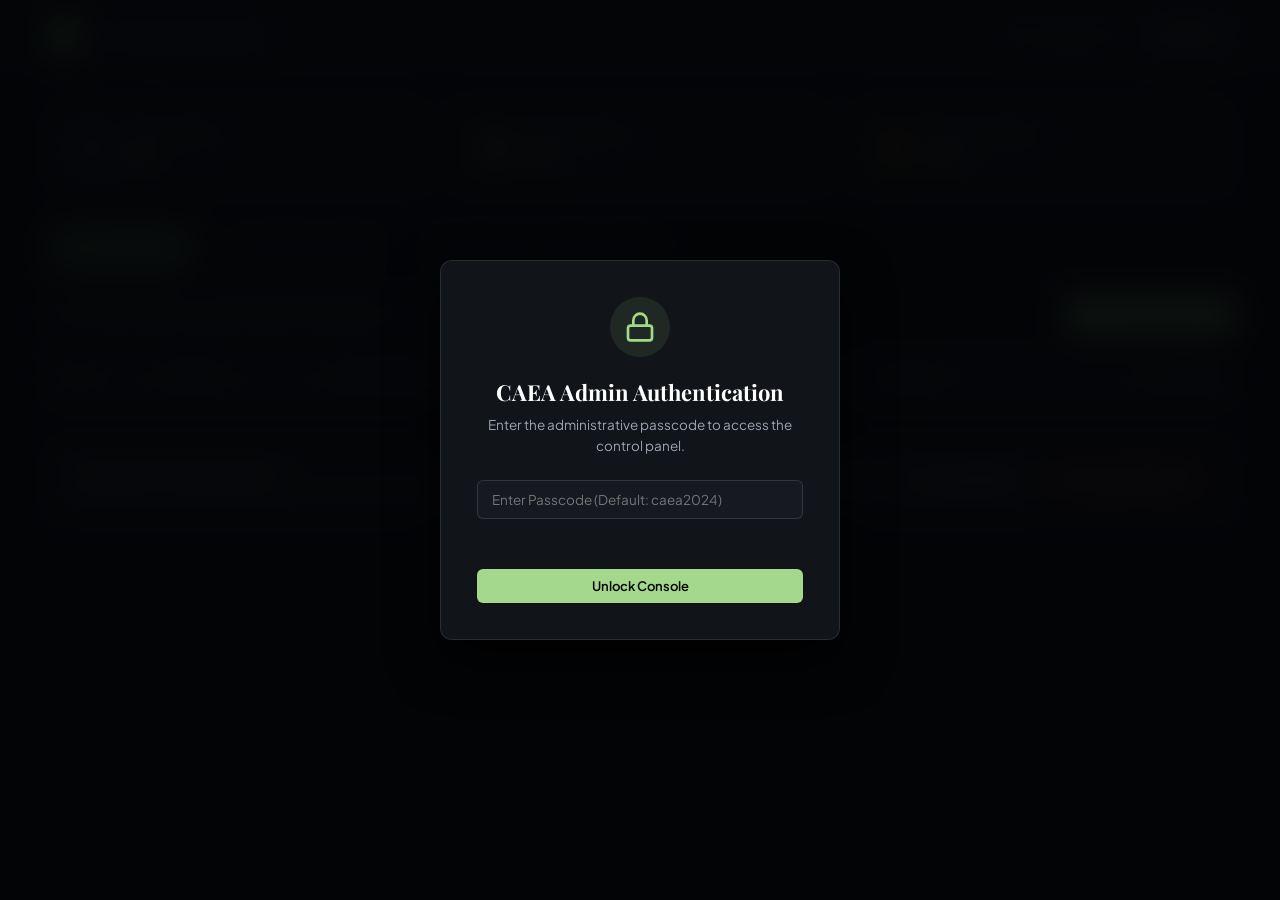
<file: admin.html>
<!DOCTYPE html>
<html lang="en">

<head>
  <meta charset="UTF-8" />
  <meta name="viewport" content="width=device-width, initial-scale=1.0" />
  <meta name="description" content="CAEA Admin Dashboard — Management Console" />
  <meta name="theme-color" content="#000000" />
  <title>Admin Console — CAEA</title>
  <link rel="icon" type="image/png" href="Assets/CAEA-Navbar-Logo.png" />
  <link rel="apple-touch-icon" href="Assets/CAEA-Navbar-Logo.png" />
  <link rel="preconnect" href="https://fonts.googleapis.com" />
  <link rel="preconnect" href="https://fonts.gstatic.com" crossorigin />
  <link
    href="https://fonts.googleapis.com/css2?family=Playfair+Display:ital,wght@0,400;0,600;0,700;1,400&family=Plus+Jakarta+Sans:wght@400;500;600;700&family=Roboto:wght@400;500;700&display=swap"
    rel="stylesheet" />
  <link rel="stylesheet" href="styles.css" />
  <link rel="stylesheet" href="admin.css" />
</head>

<body class="admin-body">

  <!-- Security Passcode Overlay Gate -->
  <div class="admin-auth-overlay" id="admin-auth-gate">
    <div class="admin-auth-card">
      <div class="auth-icon-wrap">
        <svg width="32" height="32" viewBox="0 0 24 24" fill="none" stroke="#a3d88d" stroke-width="2" stroke-linecap="round" stroke-linejoin="round">
          <rect x="3" y="11" width="18" height="11" rx="2" ry="2"/>
          <path d="M7 11V7a5 5 0 0 1 10 0v4"/>
        </svg>
      </div>
      <h2 class="auth-title">CAEA Admin Authentication</h2>
      <p class="auth-desc">Enter the administrative passcode to access the control panel.</p>
      
      <form id="auth-form" class="auth-form">
        <div class="form-group">
          <input type="password" id="auth-passcode" class="admin-input" placeholder="Enter Passcode (Default: caea2024)" required />
        </div>
        <p class="auth-error-msg" id="auth-error"></p>
        <button type="submit" class="admin-btn admin-btn-primary full-width">Unlock Console</button>
      </form>
    </div>
  </div>

  <!-- Main Admin Interface -->
  <header class="admin-header">
    <div class="admin-header-container">
      <div class="admin-brand">
        <a href="index.html" class="brand-link" aria-label="CAEA Home">
          <img src="Assets/CAEA-Navbar-Logo.png" alt="CAEA Logo" class="brand-logo" />
        </a>
        <div class="admin-badge-wrap">
          <span class="admin-console-badge">Management Console</span>
        </div>
      </div>

      <div class="admin-actions-top">
        <a href="index.html" target="_blank" class="admin-btn admin-btn-outline">
          <svg width="16" height="16" viewBox="0 0 24 24" fill="none" stroke="currentColor" stroke-width="2"><path d="M18 13v6a2 2 0 0 1-2 2H5a2 2 0 0 1-2-2V8a2 2 0 0 1 2-2h6"/><polyline points="15 3 21 3 21 9"/><line x1="10" y1="14" x2="21" y2="3"/></svg>
          View Live Site
        </a>
        <button class="admin-btn admin-btn-secondary" id="btn-lock-console">
          <svg width="16" height="16" viewBox="0 0 24 24" fill="none" stroke="currentColor" stroke-width="2"><rect x="3" y="11" width="18" height="11" rx="2" ry="2"/><path d="M7 11V7a5 5 0 0 1 10 0v4"/></svg>
          Lock
        </button>
      </div>
    </div>
  </header>

  <main class="admin-main">
    <div class="admin-container">

      <!-- KPI Summary Cards -->
      <section class="admin-stats-grid" aria-label="Quick Summary Statistics">
        <div class="stat-card">
          <div class="stat-icon icon-activities">
            <svg width="22" height="22" viewBox="0 0 24 24" fill="none" stroke="currentColor" stroke-width="2"><rect x="3" y="4" width="18" height="18" rx="2" ry="2"/><line x1="16" y1="2" x2="16" y2="6"/><line x1="8" y1="2" x2="8" y2="6"/><line x1="3" y1="10" x2="21" y2="10"/></svg>
          </div>
          <div class="stat-info">
            <span class="stat-label">Total Activities</span>
            <span class="stat-number" id="stat-activities-count">0</span>
          </div>
        </div>

        <div class="stat-card">
          <div class="stat-icon icon-people">
            <svg width="22" height="22" viewBox="0 0 24 24" fill="none" stroke="currentColor" stroke-width="2"><path d="M17 21v-2a4 4 0 0 0-4-4H5a4 4 0 0 0-4 4v2"/><circle cx="9" cy="7" r="4"/><path d="M23 21v-2a4 4 0 0 0-3-3.87"/><path d="M16 3.13a4 4 0 0 1 0 7.75"/></svg>
          </div>
          <div class="stat-info">
            <span class="stat-label">Team &amp; People</span>
            <span class="stat-number" id="stat-people-count">0</span>
          </div>
        </div>

        <div class="stat-card">
          <div class="stat-icon icon-articles">
            <svg width="22" height="22" viewBox="0 0 24 24" fill="none" stroke="currentColor" stroke-width="2"><path d="M14 2H6a2 2 0 0 0-2 2v16a2 2 0 0 0 2 2h12a2 2 0 0 0 2-2V8z"/><polyline points="14 2 14 8 20 8"/><line x1="16" y1="13" x2="8" y2="13"/><line x1="16" y1="17" x2="8" y2="17"/><polyline points="10 9 9 9 8 9"/></svg>
          </div>
          <div class="stat-info">
            <span class="stat-label">Articles &amp; Stories</span>
            <span class="stat-number" id="stat-articles-count">0</span>
          </div>
        </div>
      </section>

      <!-- Main Navigation Tabs -->
      <nav class="admin-tab-nav" aria-label="Console Navigation">
        <button class="tab-btn active" data-tab="activities">
          <svg width="18" height="18" viewBox="0 0 24 24" fill="none" stroke="currentColor" stroke-width="2"><path d="M22 19a2 2 0 0 1-2 2H4a2 2 0 0 1-2-2V5a2 2 0 0 1 2-2h5l2 3h9a2 2 0 0 1 2 2z"/></svg>
          Activities
        </button>
        <button class="tab-btn" data-tab="people">
          <svg width="18" height="18" viewBox="0 0 24 24" fill="none" stroke="currentColor" stroke-width="2"><path d="M17 21v-2a4 4 0 0 0-4-4H5a4 4 0 0 0-4 4v2"/><circle cx="9" cy="7" r="4"/></svg>
          People &amp; Team
        </button>
        <button class="tab-btn" data-tab="articles">
          <svg width="18" height="18" viewBox="0 0 24 24" fill="none" stroke="currentColor" stroke-width="2"><path d="M4 19.5A2.5 2.5 0 0 1 6.5 17H20"/><path d="M6.5 2H20v20H6.5A2.5 2.5 0 0 1 4 19.5v-15A2.5 2.5 0 0 1 6.5 2z"/></svg>
          Articles &amp; Publications
        </button>
      </nav>

      <!-- COLLECTION PANELS -->

      <!-- 1. ACTIVITIES PANEL -->
      <section class="admin-panel active" id="panel-activities">
        <div class="panel-header">
          <div class="panel-controls">
            <div class="search-box">
              <svg width="16" height="16" viewBox="0 0 24 24" fill="none" stroke="currentColor" stroke-width="2"><circle cx="11" cy="11" r="8"/><line x1="21" y1="21" x2="16.65" y2="16.65"/></svg>
              <input type="text" id="search-activities" class="admin-input search-input" placeholder="Search activities by title, location or description..." />
            </div>
            <select id="filter-activities-tag" class="admin-select">
              <option value="">All Categories</option>
              <option value="RETREAT">RETREAT</option>
              <option value="WORKSHOP">WORKSHOP</option>
              <option value="RESEARCH">RESEARCH</option>
            </select>
          </div>
          <button class="admin-btn admin-btn-primary" id="btn-add-activity">
            <svg width="16" height="16" viewBox="0 0 24 24" fill="none" stroke="currentColor" stroke-width="2.5"><line x1="12" y1="5" x2="12" y2="19"/><line x1="5" y1="12" x2="19" y2="12"/></svg>
            Add New Activity
          </button>
        </div>

        <div class="table-wrapper">
          <table class="admin-table">
            <thead>
              <tr>
                <th>ID</th>
                <th>Media</th>
                <th>Title &amp; Location</th>
                <th>Category</th>
                <th>Date</th>
                <th class="text-right">Actions</th>
              </tr>
            </thead>
            <tbody id="table-activities-body">
              <!-- Dynamically Populated -->
            </tbody>
          </table>
        </div>
      </section>

      <!-- 2. PEOPLE PANEL -->
      <section class="admin-panel" id="panel-people">
        <div class="panel-header">
          <div class="panel-controls">
            <div class="search-box">
              <svg width="16" height="16" viewBox="0 0 24 24" fill="none" stroke="currentColor" stroke-width="2"><circle cx="11" cy="11" r="8"/><line x1="21" y1="21" x2="16.65" y2="16.65"/></svg>
              <input type="text" id="search-people" class="admin-input search-input" placeholder="Search people by name, role or bio..." />
            </div>
            <select id="filter-people-category" class="admin-select">
              <option value="">All Roles</option>
              <option value="Executive">Executive</option>
              <option value="Core Team">Core Team</option>
              <option value="Fellows">Fellows</option>
            </select>
          </div>
          <button class="admin-btn admin-btn-primary" id="btn-add-person">
            <svg width="16" height="16" viewBox="0 0 24 24" fill="none" stroke="currentColor" stroke-width="2.5"><line x1="12" y1="5" x2="12" y2="19"/><line x1="5" y1="12" x2="19" y2="12"/></svg>
            Add Team Member
          </button>
        </div>

        <div class="table-wrapper">
          <table class="admin-table">
            <thead>
              <tr>
                <th>ID</th>
                <th>Photo</th>
                <th>Name &amp; Role</th>
                <th>Category</th>
                <th>Bio Summary</th>
                <th class="text-right">Actions</th>
              </tr>
            </thead>
            <tbody id="table-people-body">
              <!-- Dynamically Populated -->
            </tbody>
          </table>
        </div>
      </section>

      <!-- 3. ARTICLES PANEL -->
      <section class="admin-panel" id="panel-articles">
        <div class="panel-header">
          <div class="panel-controls">
            <div class="search-box">
              <svg width="16" height="16" viewBox="0 0 24 24" fill="none" stroke="currentColor" stroke-width="2"><circle cx="11" cy="11" r="8"/><line x1="21" y1="21" x2="16.65" y2="16.65"/></svg>
              <input type="text" id="search-articles" class="admin-input search-input" placeholder="Search articles by title, author or excerpt..." />
            </div>
          </div>
          <button class="admin-btn admin-btn-primary" id="btn-add-article">
            <svg width="16" height="16" viewBox="0 0 24 24" fill="none" stroke="currentColor" stroke-width="2.5"><line x1="12" y1="5" x2="12" y2="19"/><line x1="5" y1="12" x2="19" y2="12"/></svg>
            Add New Article
          </button>
        </div>

        <div class="table-wrapper">
          <table class="admin-table">
            <thead>
              <tr>
                <th>ID</th>
                <th>Cover</th>
                <th>Title &amp; Author</th>
                <th>Tag / Kicker</th>
                <th>Date</th>
                <th class="text-right">Actions</th>
              </tr>
            </thead>
            <tbody id="table-articles-body">
              <!-- Dynamically Populated -->
            </tbody>
          </table>
        </div>
      </section>

      <!-- System Backups & Seed Tools Footer Bar -->
      <footer class="admin-tools-bar">
        <div class="tools-info">
          <span class="tools-title">Data Backup &amp; Storage Utilities</span>
          <p class="tools-desc">Manage your local database snapshots or restore factory defaults.</p>
        </div>
        <div class="tools-buttons">
          <button class="admin-btn admin-btn-secondary" id="btn-export-data">
            <svg width="16" height="16" viewBox="0 0 24 24" fill="none" stroke="currentColor" stroke-width="2"><path d="M21 15v4a2 2 0 0 1-2 2H5a2 2 0 0 1-2-2v-4"/><polyline points="7 10 12 15 17 10"/><line x1="12" y1="15" x2="12" y2="3"/></svg>
            Export Backup (JSON)
          </button>
          <label class="admin-btn admin-btn-secondary file-upload-btn">
            <svg width="16" height="16" viewBox="0 0 24 24" fill="none" stroke="currentColor" stroke-width="2"><path d="M21 15v4a2 2 0 0 1-2 2H5a2 2 0 0 1-2-2v-4"/><polyline points="17 8 12 3 7 8"/><line x1="12" y1="3" x2="12" y2="15"/></svg>
            Import JSON
            <input type="file" id="input-import-file" accept=".json" style="display:none;" />
          </label>
          <button class="admin-btn admin-btn-danger" id="btn-reset-data">
            <svg width="16" height="16" viewBox="0 0 24 24" fill="none" stroke="currentColor" stroke-width="2"><polyline points="1 4 1 10 7 10"/><path d="M3.51 15a9 9 0 1 0 2.13-9.36L1 10"/></svg>
            Reset Seed Data
          </button>
        </div>
      </footer>

    </div>
  </main>

  <!-- Universal CRUD Form Dialog Modal -->
  <dialog id="admin-modal-dialog" class="admin-modal">
    <div class="modal-content">
      <div class="modal-header">
        <h3 class="modal-title" id="modal-form-title">Edit Record</h3>
        <button class="modal-close-btn" id="btn-close-modal" aria-label="Close Modal">&times;</button>
      </div>
      <form id="admin-crud-form" class="modal-body">
        <input type="hidden" id="form-collection" value="" />
        <input type="hidden" id="form-record-id" value="" />

        <!-- Dynamic Form Fields Injected Here -->
        <div id="dynamic-form-fields"></div>

        <div class="modal-footer">
          <button type="button" class="admin-btn admin-btn-secondary" id="btn-cancel-modal">Cancel</button>
          <button type="submit" class="admin-btn admin-btn-primary" id="btn-save-record">Save Changes</button>
        </div>
      </form>
    </div>
  </dialog>

  <!-- Toast Notifications Container -->
  <div id="admin-toast-container" class="toast-container" aria-live="polite"></div>

  <script src="data-store.js"></script>
  <script src="admin.js"></script>
</body>

</html>
</file>
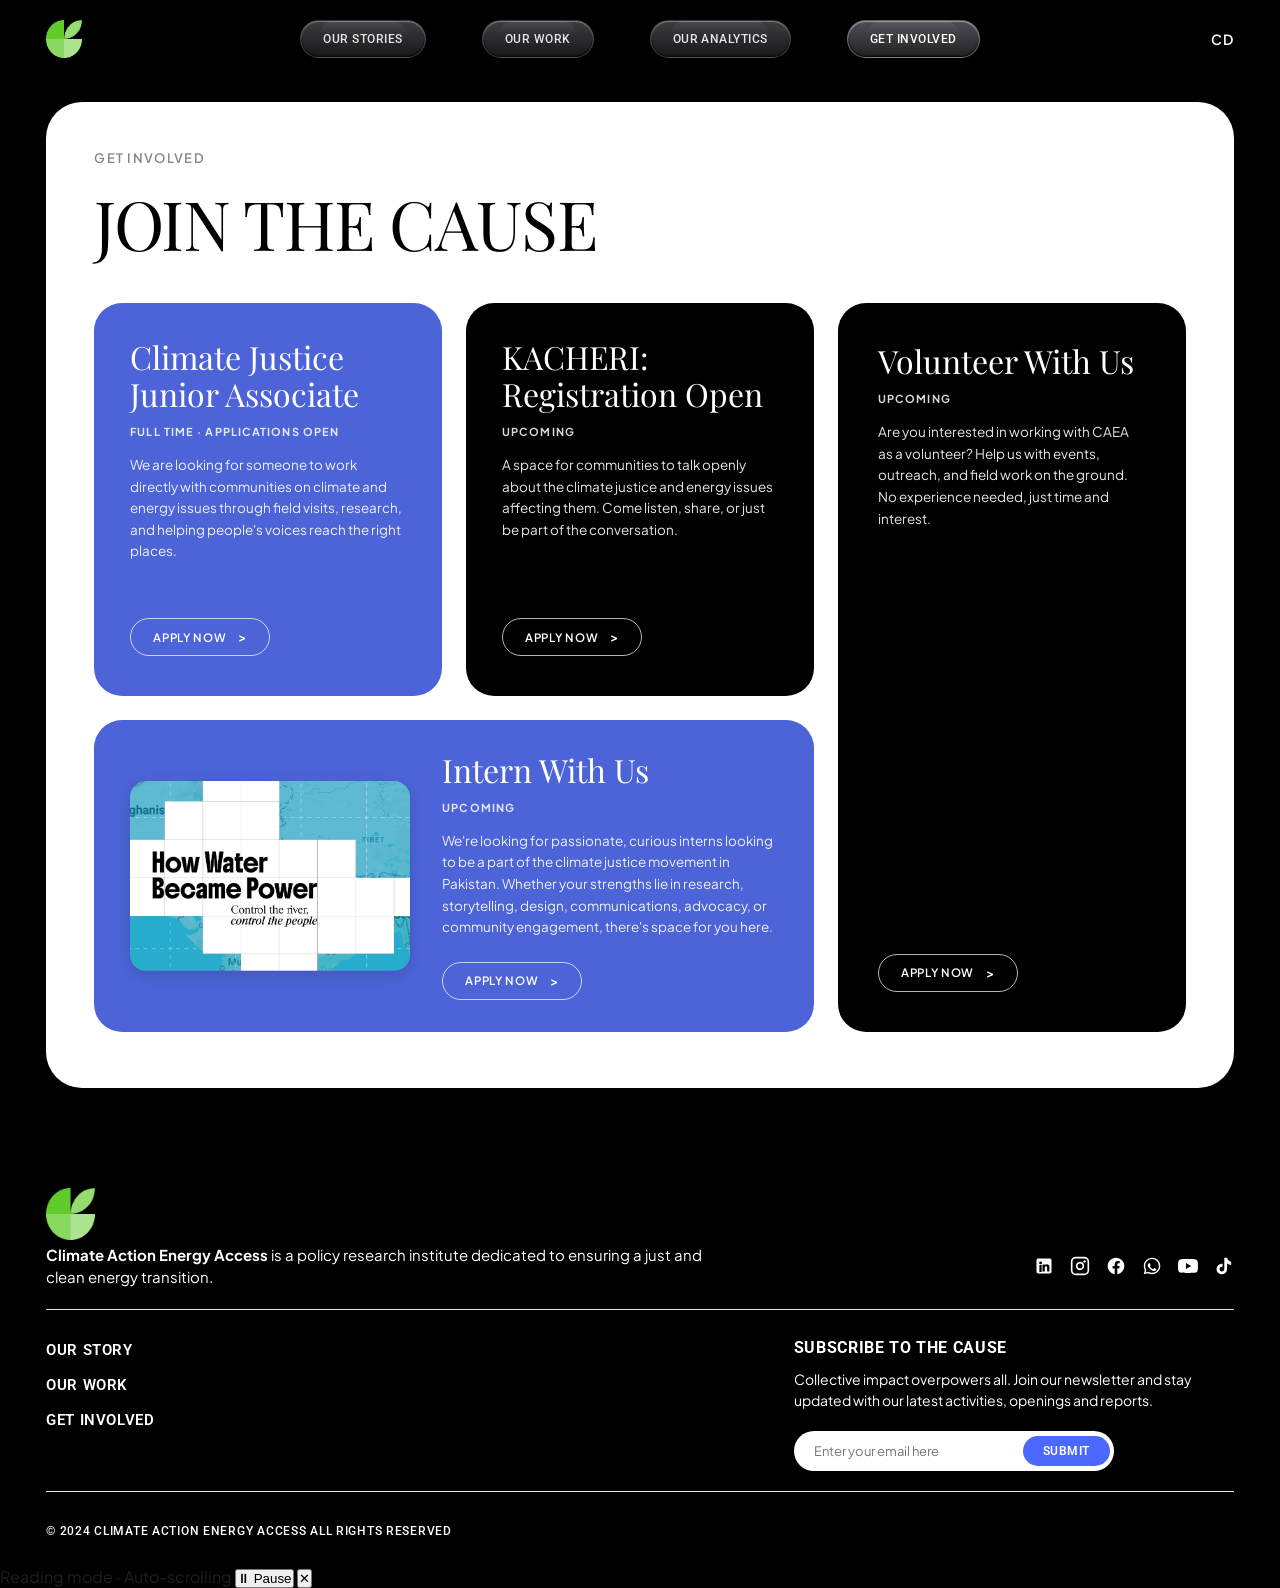
<file: get-involved.html>
<!DOCTYPE html>
<html lang="en">

<head>
  <meta charset="UTF-8" />
  <meta name="viewport" content="width=device-width, initial-scale=1.0" />
  <meta name="description" content="Get Involved — CAEA: Climate Action & Energy Access Institute" />
  <meta name="theme-color" content="#000000" />
  <title>Get Involved — CAEA</title>
  <link rel="icon" type="image/png" href="Assets/CAEA-Navbar-Logo.png" />
  <link rel="apple-touch-icon" href="Assets/CAEA-Navbar-Logo.png" />
  <link rel="preconnect" href="https://fonts.googleapis.com" />
  <link rel="preconnect" href="https://fonts.gstatic.com" crossorigin />
  <link
    href="https://fonts.googleapis.com/css2?family=Playfair+Display:ital,wght@0,400;0,500;0,600;0,700;1,400&family=Plus+Jakarta+Sans:wght@400;500;600;700&family=Roboto:wght@400;500&display=swap"
    rel="stylesheet" />
  <link rel="stylesheet" href="styles.css" />
</head>

<body>
  <!-- Header / Navbar Section -->
  <header class="site-header">
    <nav class="navbar" aria-label="Main Navigation">
      <!-- 1st Column: Logo -->
      <div class="nav-col nav-col-start">
        <a href="index.html" class="brand-link" aria-label="CAEA Home">
          <img src="Assets/CAEA-Navbar-Logo.png" alt="CAEA Logo" class="brand-logo" />
        </a>
      </div>

      <!-- Navigation buttons -->
      <div class="nav-col nav-col-center">
        <ul class="nav-content">
          <li><a href="our-story.html" class="nav-item">Our Stories</a></li>
          <li><a href="activities.html" class="nav-item">Our Work</a></li>
          <li><a href="our-analytics.html" class="nav-item">Our Analytics</a></li>
          <li><a href="get-involved.html" class="nav-item active">Get Involved</a></li>
        </ul>
      </div>

      <!-- Top Right: CD -->
      <div class="nav-col nav-col-end">
        <span class="nav-cd">CD</span>
      </div>
    </nav>
  </header>

  <main>
    <!-- Get Involved Container -->
    <div class="get-involved-outer-wrapper">
      <div class="get-involved-container">
        <span class="get-involved-top-label">GET INVOLVED</span>
        <h1 class="get-involved-heading">JOIN THE CAUSE</h1>

        <div class="cause-grid">
          <!-- Card 1: Climate Justice Junior Associate -->
          <div class="cause-card cause-card-blue cause-card-1">
            <div class="cause-card-top">
              <h2 class="cause-card-title">Climate Justice Junior Associate</h2>
              <span class="cause-card-subtitle">FULL TIME &middot; APPLICATIONS OPEN</span>
              <p class="cause-card-desc">
                We are looking for someone to work directly with communities on climate and energy issues through field visits, research, and helping people's voices reach the right places.
              </p>
            </div>
            <a href="#" class="cause-card-btn">APPLY NOW <span class="btn-arrow">&gt;</span></a>
          </div>

          <!-- Card 2: KACHERI -->
          <div class="cause-card cause-card-black cause-card-2">
            <div class="cause-card-top">
              <h2 class="cause-card-title">KACHERI:<br />Registration Open</h2>
              <span class="cause-card-subtitle">UPCOMING</span>
              <p class="cause-card-desc">
                A space for communities to talk openly about the climate justice and energy issues affecting them. Come listen, share, or just be part of the conversation.
              </p>
            </div>
            <a href="#" class="cause-card-btn">APPLY NOW <span class="btn-arrow">&gt;</span></a>
          </div>

          <!-- Card 3: Volunteer With Us -->
          <div class="cause-card cause-card-black cause-card-3">
            <div class="cause-card-top">
              <h2 class="cause-card-title">Volunteer With Us</h2>
              <span class="cause-card-subtitle">UPCOMING</span>
              <p class="cause-card-desc">
                Are you interested in working with CAEA as a volunteer? Help us with events, outreach, and field work on the ground. No experience needed, just time and interest.
              </p>
            </div>
            <a href="#" class="cause-card-btn">APPLY NOW <span class="btn-arrow">&gt;</span></a>
          </div>

          <!-- Card 4: Intern With Us -->
          <div class="cause-card cause-card-blue cause-card-4">
            <div class="cause-card-4-inner">
              <div class="cause-card-graphic-box">
                <img src="Assets/how-water-became-power.jpg" alt="How Water Became Power" class="cause-card-graphic" />
              </div>
              <div class="cause-card-4-content">
                <h2 class="cause-card-title">Intern With Us</h2>
                <span class="cause-card-subtitle">UPCOMING</span>
                <p class="cause-card-desc">
                  We're looking for passionate, curious interns looking to be a part of the climate justice movement in Pakistan. Whether your strengths lie in research, storytelling, design, communications, advocacy, or community engagement, there's space for you here.
                </p>
                <a href="#" class="cause-card-btn">APPLY NOW <span class="btn-arrow">&gt;</span></a>
              </div>
            </div>
          </div>
        </div>
      </div>
    </div>
  </main>

  <!-- Footer Section -->
  <footer class="site-footer">
    <div class="footer-container">
      <!-- Top Section: Brand Info & Social Links -->
      <div class="footer-top-section">
        <div class="footer-brand-col">
          <a href="index.html" class="footer-logo-link" aria-label="CAEA Home">
            <img src="Assets/CAEA-Navbar-Logo.png" alt="CAEA Logo" class="footer-logo" />
          </a>
          <div class="footer-brand-row">
            <p class="footer-tagline">
              <strong>Climate Action Energy Access</strong> is a policy research institute dedicated to ensuring a just and clean energy transition.
            </p>
            <div class="footer-social-links" aria-label="Social Media Links">
              <a href="#" class="footer-social-icon" aria-label="LinkedIn" target="_blank" rel="noopener noreferrer">
                <svg width="20" height="20" viewBox="0 0 24 24" fill="currentColor"><path d="M19 3a2 2 0 0 1 2 2v14a2 2 0 0 1-2 2H5a2 2 0 0 1-2-2V5a2 2 0 0 1 2-2h14m-.5 15.5v-5.3a3.26 3.26 0 0 0-3.26-3.26c-.85 0-1.84.52-2.28 1.3v-1.11h-2.79v8.37h2.79v-4.93c0-.77.62-1.4 1.39-1.4a1.4 1.4 0 0 1 1.4 1.4v4.93h2.75M6.46 10.9v8.37H9.2V10.9H6.46M7.83 6.64a1.68 1.68 0 1 0 0 3.36 1.68 1.68 0 0 0 0-3.36Z"/></svg>
              </a>
              <a href="#" class="footer-social-icon" aria-label="Instagram" target="_blank" rel="noopener noreferrer">
                <svg width="20" height="20" viewBox="0 0 24 24" fill="none" stroke="currentColor" stroke-width="2" stroke-linecap="round" stroke-linejoin="round"><rect x="2" y="2" width="20" height="20" rx="5" ry="5"/><path d="M16 11.37A4 4 0 1 1 12.63 8 4 4 0 0 1 16 11.37z"/><circle cx="17.5" cy="6.5" r="1.5" fill="currentColor" stroke="none"/></svg>
              </a>
              <a href="#" class="footer-social-icon" aria-label="Facebook" target="_blank" rel="noopener noreferrer">
                <svg width="20" height="20" viewBox="0 0 24 24" fill="currentColor"><path d="M12 2C6.477 2 2 6.477 2 12c0 4.991 3.657 9.128 8.438 9.879V14.89h-2.54V12h2.54V9.797c0-2.506 1.492-3.89 3.777-3.89 1.094 0 2.238.195 2.238.195v2.46h-1.26c-1.243 0-1.63.771-1.63 1.562V12h2.773l-.443 2.89h-2.33v6.989C18.343 21.129 22 16.99 22 12c0-5.523-4.477-10-10-10Z"/></svg>
              </a>
              <a href="#" class="footer-social-icon" aria-label="WhatsApp" target="_blank" rel="noopener noreferrer">
                <svg width="20" height="20" viewBox="0 0 24 24" fill="currentColor"><path d="M12.04 2c-5.46 0-9.91 4.45-9.91 9.91 0 1.75.46 3.45 1.32 4.95L2.05 22l5.25-1.38c1.45.79 3.08 1.21 4.74 1.21 5.46 0 9.91-4.45 9.91-9.91 0-2.65-1.03-5.14-2.9-7.01A9.816 9.816 0 0 0 12.04 2Zm.01 1.67c2.2 0 4.26.86 5.82 2.42a8.225 8.225 0 0 1 2.41 5.83c0 4.54-3.7 8.24-8.24 8.24-1.48 0-2.93-.4-4.2-1.15l-.3-.18-3.12.82.83-3.04-.2-.31a8.196 8.196 0 0 1-1.26-4.38c0-4.54 3.7-8.24 8.24-8.24Zm4.52 11.66c-.25-.13-1.47-.72-1.7-.81-.23-.08-.39-.13-.56.13-.17.25-.64.81-.79.97-.14.17-.29.19-.54.06-.25-.13-1.06-.39-2.02-1.25-.75-.67-1.26-1.5-1.41-1.75-.15-.25-.02-.39.11-.51.11-.11.25-.29.38-.44.12-.14.17-.24.25-.4.08-.17.04-.31-.02-.44-.06-.13-.56-1.35-.77-1.85-.2-.49-.41-.42-.56-.43l-.48-.01c-.17 0-.44.06-.67.31-.23.25-.88.86-.88 2.1 0 1.24.9 2.44 1.03 2.61.13.17 1.77 2.7 4.29 3.79.6.26 1.07.41 1.44.53.6.19 1.15.16 1.58.1.48-.07 1.47-.6 1.68-1.18.21-.58.21-1.07.15-1.18-.06-.11-.23-.17-.48-.3Z"/></svg>
              </a>
              <a href="#" class="footer-social-icon" aria-label="YouTube" target="_blank" rel="noopener noreferrer">
                <svg width="20" height="20" viewBox="0 0 24 24" fill="currentColor"><path d="M23.498 6.186a3.016 3.016 0 0 0-2.122-2.136C19.505 3.545 12 3.545 12 3.545s-7.505 0-9.377.505A3.017 3.017 0 0 0 .502 6.186C0 8.07 0 12 0 12s0 3.93.502 5.814a3.016 3.016 0 0 0 2.122 2.136c1.871.505 9.376.505 9.376.505s7.505 0 9.377-.505a3.015 3.015 0 0 0 2.122-2.136C24 15.93 24 12 24 12s0-3.93-.502-5.814ZM9.545 15.568V8.432L15.818 12l-6.273 3.568Z"/></svg>
              </a>
              <a href="#" class="footer-social-icon" aria-label="TikTok" target="_blank" rel="noopener noreferrer">
                <svg width="20" height="20" viewBox="0 0 24 24" fill="currentColor"><path d="M19.59 6.69a4.83 4.83 0 0 1-3.77-4.25V2h-3.45v13.67a2.89 2.89 0 0 1-2.88 2.89 2.89 2.89 0 0 1-2.89-2.89 2.89 2.89 0 0 1 2.89-2.89c.28 0 .54.04.79.1v-3.5a6.37 6.37 0 0 0-.79-.05A6.34 6.34 0 0 0 3 15.67 6.34 6.34 0 0 0 9.34 22a6.34 6.34 0 0 0 6.34-6.33V9.05a8.27 8.27 0 0 0 4.91 1.6v-3.5a4.86 4.86 0 0 1-1-.46Z"/></svg>
              </a>
            </div>
          </div>
        </div>
      </div>

      <hr class="footer-divider" />

      <!-- Middle Section: Navigation & Newsletter Subscription -->
      <div class="footer-main-section">
        <!-- Nav Links -->
        <nav class="footer-nav-col" aria-label="Footer Navigation">
          <ul class="footer-nav-links">
            <li><a href="our-story.html" class="footer-link">OUR STORY</a></li>
            <li><a href="index.html#our-work" class="footer-link">OUR WORK</a></li>
            <li><a href="get-involved.html" class="footer-link">GET INVOLVED</a></li>
          </ul>
        </nav>

        <!-- Newsletter Subscription -->
        <div class="footer-newsletter-col">
          <h3 class="footer-subscribe-title">SUBSCRIBE TO THE CAUSE</h3>
          <p class="footer-subscribe-desc">
            Collective impact overpowers all. Join our newsletter and stay updated with our latest activities, openings and reports.
          </p>
          <form class="footer-subscribe-form" onsubmit="event.preventDefault();">
            <input type="email" class="footer-email-input" placeholder="Enter your email here" aria-label="Email address" required />
            <button type="submit" class="footer-submit-btn">SUBMIT</button>
          </form>
        </div>
      </div>

      <hr class="footer-divider" />

      <!-- Bottom Section: Copyright -->
      <div class="footer-bottom-section">
        <p class="footer-copyright">&copy; 2024 CLIMATE ACTION ENERGY ACCESS ALL RIGHTS RESERVED</p>
      </div>
    </div>
  </footer>

  <script src="script.js"></script>
</body>

</html>
</file>
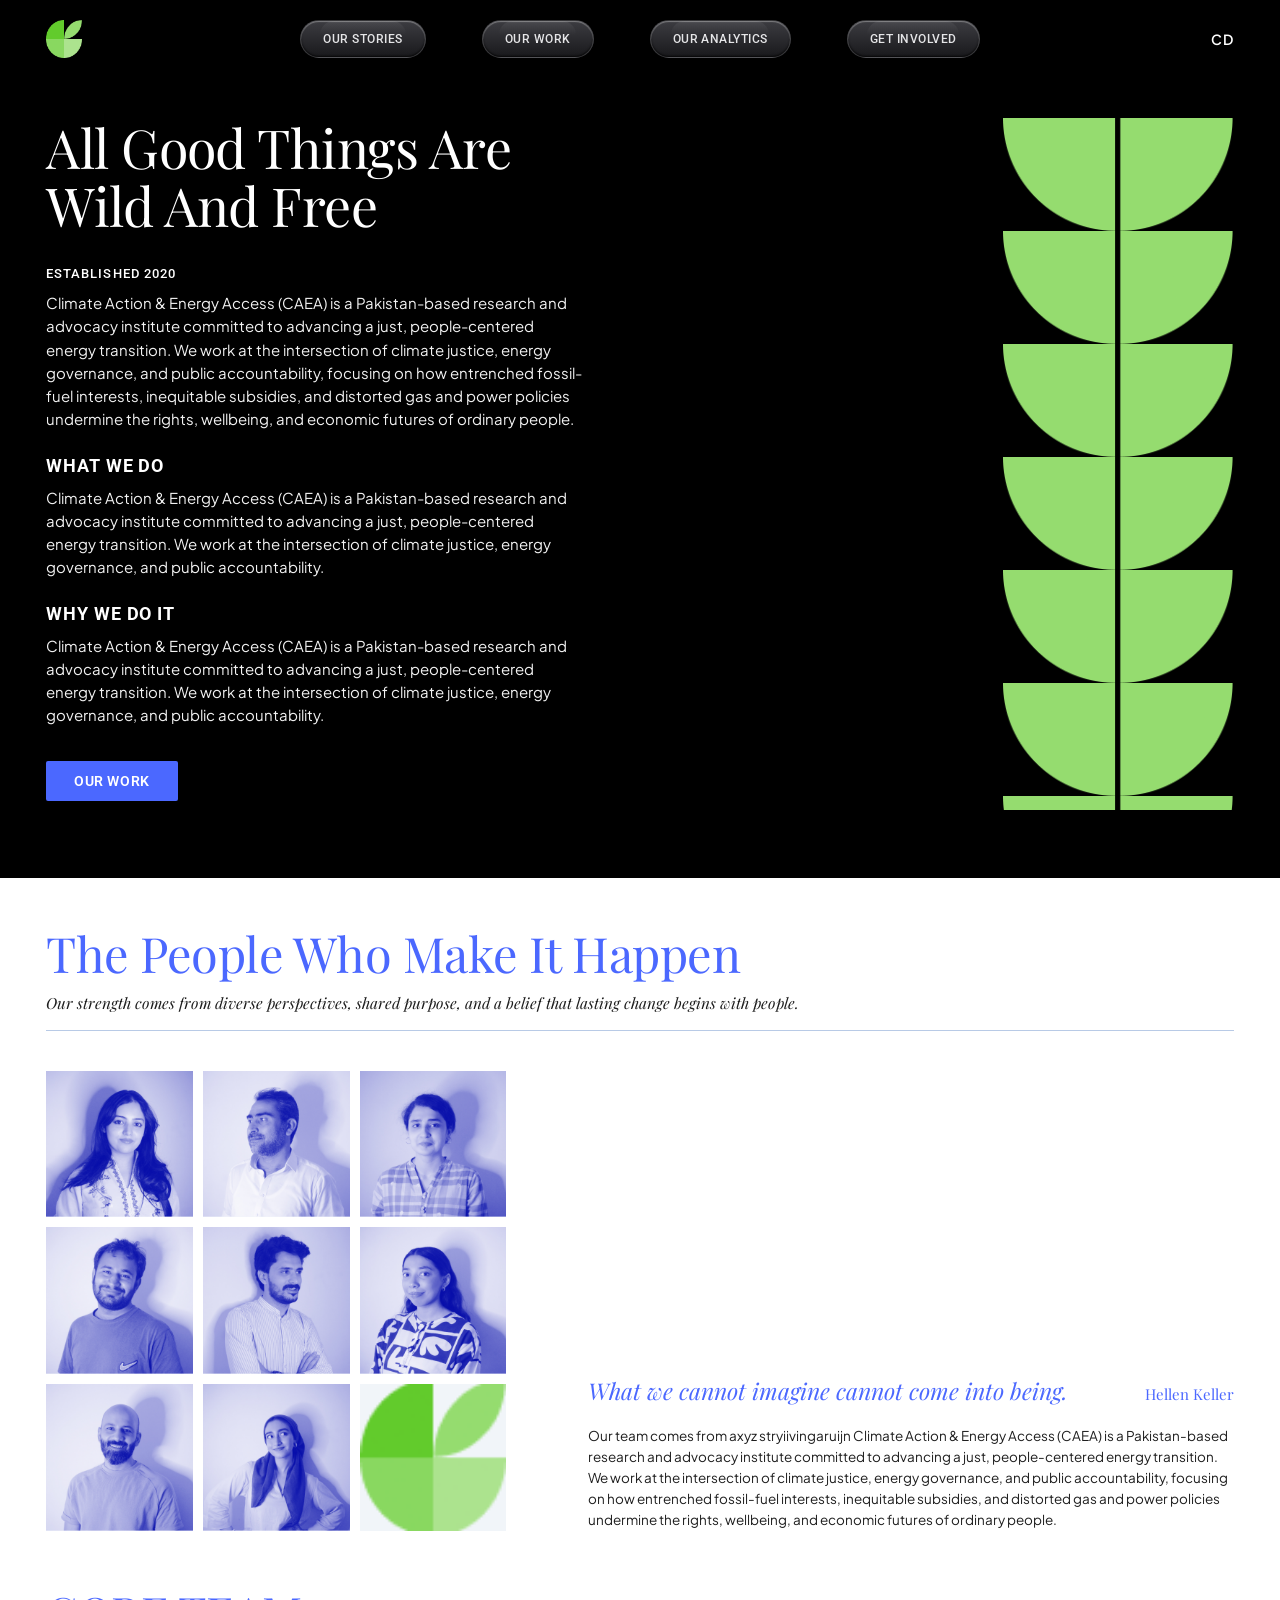
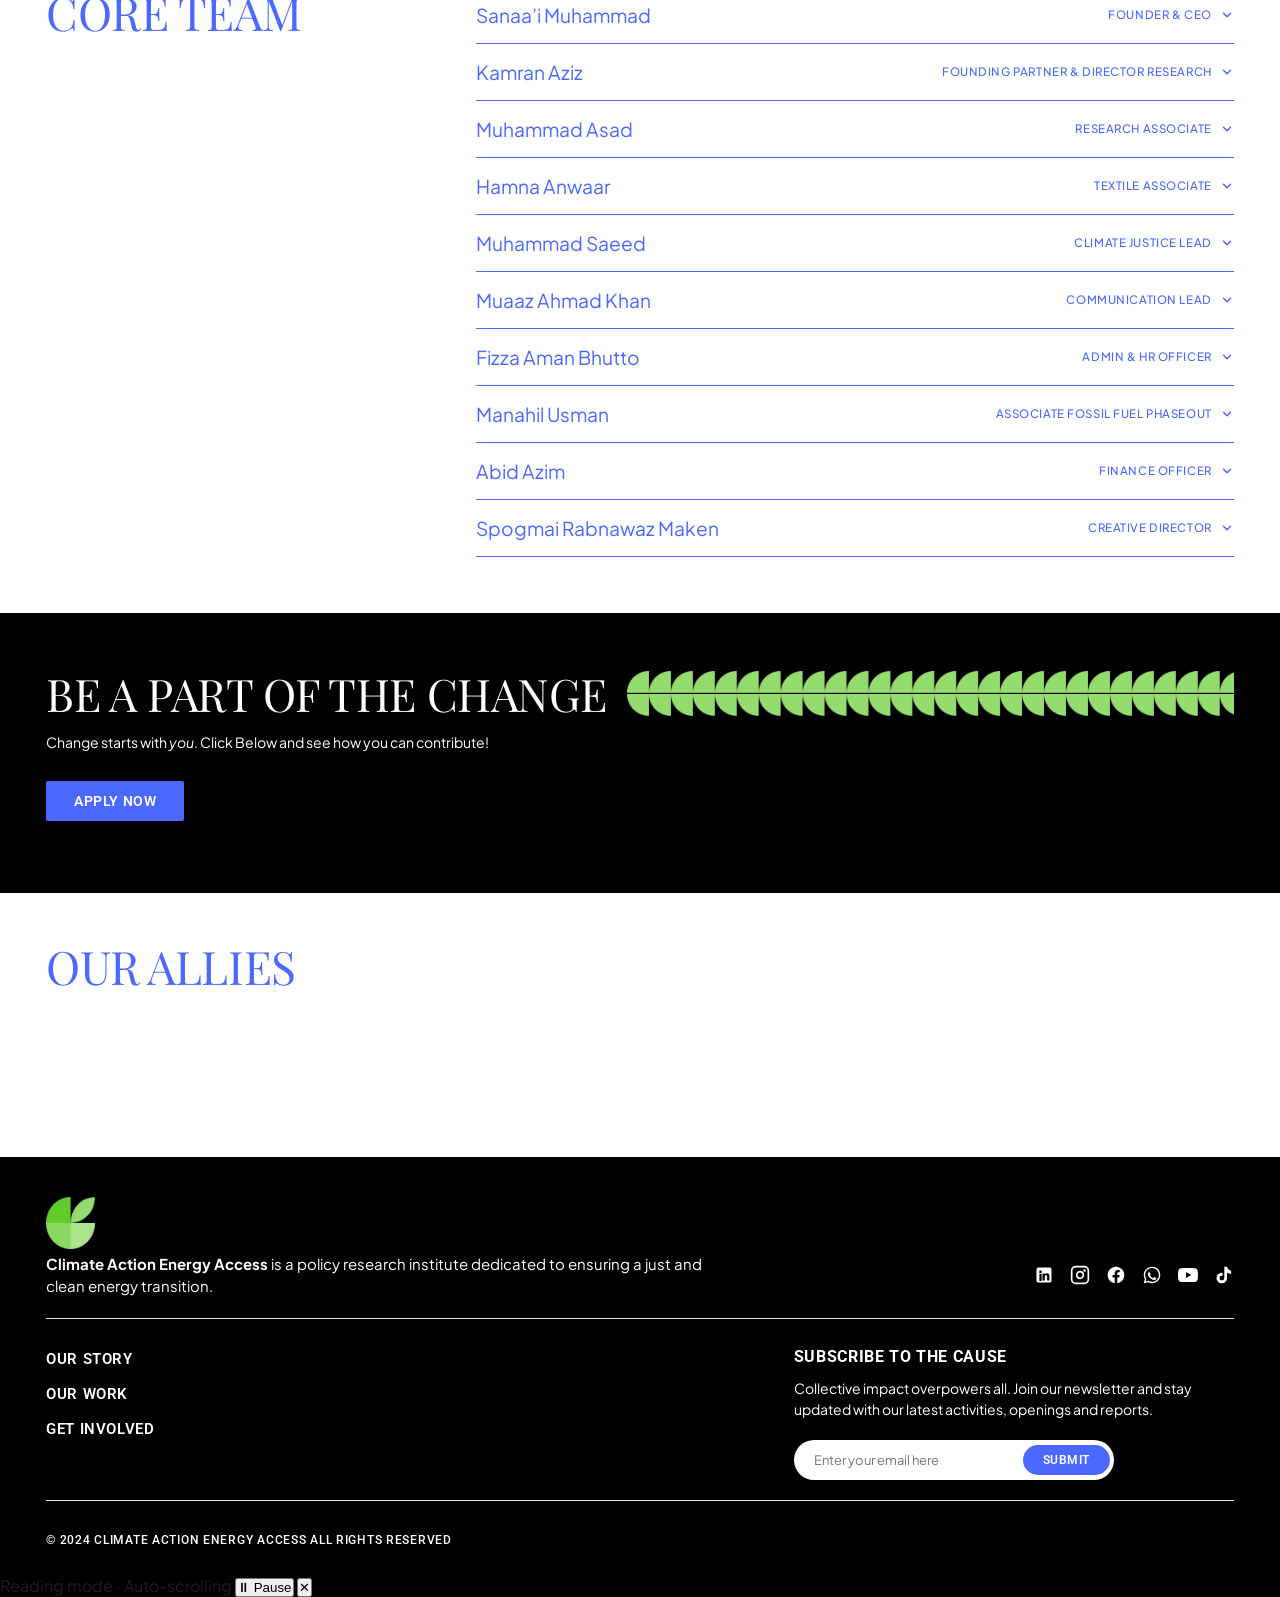
<file: our-story.html>
<!DOCTYPE html>
<html lang="en">

<head>
  <meta charset="UTF-8" />
  <meta name="viewport" content="width=device-width, initial-scale=1.0" />
  <meta name="description" content="Our Story — Climate Action Energy Access (CAEA)" />
  <meta name="theme-color" content="#000000" />
  <title>Our Story — CAEA</title>
  <link rel="icon" type="image/png" href="Assets/CAEA-Navbar-Logo.png" />
  <link rel="apple-touch-icon" href="Assets/CAEA-Navbar-Logo.png" />
  <link rel="preconnect" href="https://fonts.googleapis.com" />
  <link rel="preconnect" href="https://fonts.gstatic.com" crossorigin />
  <link
    href="https://fonts.googleapis.com/css2?family=Playfair+Display:ital,wght@0,400;0,600;0,700;1,400&family=Plus+Jakarta+Sans:wght@400;500;600;700&family=Roboto:wght@400;500;700&display=swap"
    rel="stylesheet" />
  <link rel="stylesheet" href="styles.css" />
</head>

<body>
  <!-- Header / Navbar Section -->
  <header class="site-header">
    <nav class="navbar" aria-label="Main Navigation">
      <!-- 1st Column: Logo -->
      <div class="nav-col nav-col-start">
        <a href="index.html" class="brand-link" aria-label="CAEA Home">
          <img src="Assets/CAEA-Navbar-Logo.png" alt="CAEA Logo" class="brand-logo" />
        </a>
      </div>

      <!-- Navigation buttons -->
      <div class="nav-col nav-col-center">
        <ul class="nav-content">
          <li><a href="our-story.html" class="nav-item">Our Stories</a></li>
          <li><a href="activities.html" class="nav-item">Our Work</a></li>
          <li><a href="our-analytics.html" class="nav-item">Our Analytics</a></li>
          <li><a href="get-involved.html" class="nav-item">Get Involved</a></li>
        </ul>
      </div>

      <!-- Top Right: CD -->
      <div class="nav-col nav-col-end">
        <span class="nav-cd">CD</span>
      </div>
    </nav>
  </header>

  <!-- Main Content: Our Story Page -->
  <main>
    <section class="story-page-section" aria-label="Our Story">
      <div class="story-grid-container">
        <!-- Columns 1 & 2: Text Content starting at the left of Column 1 -->
        <div class="story-content-col">
          <h1 class="story-main-title">
            All Good Things Are<br />
            Wild And Free
          </h1>

          <div class="story-text-group">
            <span class="story-kicker">ESTABLISHED 2020</span>
            <p class="story-paragraph">
              Climate Action &amp; Energy Access (CAEA) is a Pakistan-based research and advocacy institute committed to advancing a just, people-centered energy transition. We work at the intersection of climate justice, energy governance, and public accountability, focusing on how entrenched fossil-fuel interests, inequitable subsidies, and distorted gas and power policies undermine the rights, wellbeing, and economic futures of ordinary people.
            </p>
          </div>

          <div class="story-text-group">
            <h2 class="story-section-title">WHAT WE DO</h2>
            <p class="story-paragraph">
              Climate Action &amp; Energy Access (CAEA) is a Pakistan-based research and advocacy institute committed to advancing a just, people-centered energy transition. We work at the intersection of climate justice, energy governance, and public accountability.
            </p>
          </div>

          <div class="story-text-group">
            <h2 class="story-section-title">WHY WE DO IT</h2>
            <p class="story-paragraph">
              Climate Action &amp; Energy Access (CAEA) is a Pakistan-based research and advocacy institute committed to advancing a just, people-centered energy transition. We work at the intersection of climate justice, energy governance, and public accountability.
            </p>
          </div>

          <div class="story-action-area">
            <a href="index.html#our-work" class="story-cta-btn">OUR WORK</a>
          </div>
        </div>

        <!-- Column 3: Repeating Pattern hugging the right -->
        <div class="story-pattern-col" aria-hidden="true"></div>
      </div>
    </section>

    <!-- Team Intro Section -->
    <section class="team-intro-section" id="team-intro" aria-label="Team Introduction">
      <div class="team-intro-container">
        <!-- White Card -->
        <div class="team-intro-card">
          <!-- Card Header -->
          <div class="team-card-header">
            <h2 class="team-main-heading">The People Who Make It Happen</h2>
            <p class="team-subtitle">
              Our strength comes from diverse perspectives, shared purpose, and a belief that lasting change begins with people.
            </p>
            <hr class="team-header-divider" />
          </div>

          <!-- Card Body: 3x3 Photo Grid + Quote & Narrative -->
          <div class="team-card-body">
            <!-- 3x3 Photo Grid -->
            <div class="team-photo-grid" aria-label="Team Photos">
              <div class="team-photo-item">
                <img src="Assets/Team/grid-1-1-hamna.png" alt="CAEA Team Member" class="team-photo" loading="lazy" />
              </div>
              <div class="team-photo-item">
                <img src="Assets/Team/grid-1-2-Sanaa.png" alt="CAEA Team Member" class="team-photo" loading="lazy" />
              </div>
              <div class="team-photo-item">
                <img src="Assets/Team/grid-1-3-fiza.png" alt="CAEA Team Member" class="team-photo" loading="lazy" />
              </div>
              <div class="team-photo-item">
                <img src="Assets/Team/grid-2-1-kamran.png" alt="CAEA Team Member" class="team-photo" loading="lazy" />
              </div>
              <div class="team-photo-item">
                <img src="Assets/Team/grid-2-2-abid.png" alt="CAEA Team Member" class="team-photo" loading="lazy" />
              </div>
              <div class="team-photo-item">
                <img src="Assets/Team/grid-2-3-spogmai.png" alt="CAEA Team Member" class="team-photo" loading="lazy" />
              </div>
              <div class="team-photo-item">
                <img src="Assets/Team/grid-3-1-fiza.png" alt="CAEA Team Member" class="team-photo" loading="lazy" />
              </div>
              <div class="team-photo-item">
                <img src="Assets/Team/grid-3-2-muhammad.png" alt="CAEA Team Member" class="team-photo" loading="lazy" />
              </div>
              <div class="team-photo-item">
                <img src="Assets/Team/grid-3-3-muaz.png" alt="Muaaz Ahmad Khan" class="team-photo" loading="lazy" />
              </div>
            </div>

            <!-- Right Content: Quote & Body Narrative -->
            <div class="team-narrative-col">
              <div class="team-quote-wrapper">
                <blockquote class="team-quote">
                  <em>What we cannot imagine cannot come into being.</em>
                </blockquote>
                <cite class="team-quote-author">Hellen Keller</cite>
              </div>
              <p class="team-description">
                Our team comes from axyz stryiivingaruijn Climate Action &amp; Energy Access (CAEA) is a Pakistan-based research and advocacy institute committed to advancing a just, people-centered energy transition. We work at the intersection of climate justice, energy governance, and public accountability, focusing on how entrenched fossil-fuel interests, inequitable subsidies, and distorted gas and power policies undermine the rights, wellbeing, and economic futures of ordinary people.
              </p>
            </div>
          </div>
        </div>
      </div>
    </section>

    <!-- Core Team Accordion Section -->
    <section class="core-team-section" id="core-team" aria-label="Core Team">
      <div class="core-team-container">
        <div class="core-team-card">
          <!-- Left Column: Heading -->
          <div class="core-team-title-col">
            <h2 class="core-team-heading">CORE TEAM</h2>
          </div>

          <!-- Right Column: Accordion List -->
          <div class="core-team-accordion-col">
            <div class="team-accordion" id="team-accordion">
              <!-- Item 1: Sanaa Muhammad -->
              <div class="accordion-item" data-accordion-item>
                <button class="accordion-header" type="button" aria-expanded="false">
                  <span class="accordion-name">Sanaa Muhammad</span>
                  <span class="accordion-role-group">
                    <span class="accordion-role">CHEIF EXECUTIVE OFFICER</span>
                    <svg class="accordion-icon" width="14" height="14" viewBox="0 0 24 24" fill="none" stroke="currentColor" stroke-width="2.5" stroke-linecap="round" stroke-linejoin="round">
                      <polyline points="6 9 12 15 18 9"></polyline>
                    </svg>
                  </span>
                </button>
                <div class="accordion-content" aria-hidden="true">
                  <div class="accordion-inner">
                    <div class="accordion-photo-box">
                      <img src="Assets/Team/grid-1-2-Sanaa.png" alt="Sanaa Muhammad" class="accordion-photo" loading="lazy" />
                    </div>
                    <div class="accordion-bio">
                      <p>
                        Sanaa’i Muhammad is the Founder and Chief Executive Officer of the Climate Action &amp; Energy Access Institute (CAEA), where she leads advocacy, and movement-building at the intersection of energy transition and climate justice in Pakistan. She writes, organizes, and teaches with the belief that climate justice is inseparable from economic democracy, gender justice, and people’s sovereignty over energy and resources.
                      </p>
                    </div>
                  </div>
                </div>
              </div>

              <!-- Item 2: Kamran Aziz -->
              <div class="accordion-item" data-accordion-item>
                <button class="accordion-header" type="button" aria-expanded="false">
                  <span class="accordion-name">Kamran Aziz</span>
                  <span class="accordion-role-group">
                    <span class="accordion-role">RESEARCH DIRECTOR</span>
                    <svg class="accordion-icon" width="14" height="14" viewBox="0 0 24 24" fill="none" stroke="currentColor" stroke-width="2.5" stroke-linecap="round" stroke-linejoin="round">
                      <polyline points="6 9 12 15 18 9"></polyline>
                    </svg>
                  </span>
                </button>
                <div class="accordion-content" aria-hidden="true">
                  <div class="accordion-inner">
                    <div class="accordion-photo-box">
                      <img src="Assets/Team/grid-2-1-kamran.png" alt="Kamran Aziz" class="accordion-photo" loading="lazy" />
                    </div>
                    <div class="accordion-bio">
                      <p>
                        Lorem ipsum dolor sit amet, consectetur adipiscing elit. Sed do eiusmod tempor incididunt ut labore et dolore magna aliqua. Ut enim ad minim veniam, quis nostrud exercitation ullamco laboris nisi ut aliquip ex ea commodo consequat.
                      </p>
                    </div>
                  </div>
                </div>
              </div>

              <!-- Item 3: Spogmai Rabnawaz Maken -->
              <div class="accordion-item" data-accordion-item>
                <button class="accordion-header" type="button" aria-expanded="false">
                  <span class="accordion-name">Spogmai Rabnawaz Maken</span>
                  <span class="accordion-role-group">
                    <span class="accordion-role">CREATIVE LEAD</span>
                    <svg class="accordion-icon" width="14" height="14" viewBox="0 0 24 24" fill="none" stroke="currentColor" stroke-width="2.5" stroke-linecap="round" stroke-linejoin="round">
                      <polyline points="6 9 12 15 18 9"></polyline>
                    </svg>
                  </span>
                </button>
                <div class="accordion-content" aria-hidden="true">
                  <div class="accordion-inner">
                    <div class="accordion-photo-box">
                      <img src="Assets/Team/grid-2-3-spogmai.png" alt="Spogmai Rabnawaz Maken" class="accordion-photo" loading="lazy" />
                    </div>
                    <div class="accordion-bio">
                      <p>
                        Lorem ipsum dolor sit amet, consectetur adipiscing elit. Sed do eiusmod tempor incididunt ut labore et dolore magna aliqua. Ut enim ad minim veniam, quis nostrud exercitation ullamco laboris nisi ut aliquip ex ea commodo consequat.
                      </p>
                    </div>
                  </div>
                </div>
              </div>

              <!-- Item 4: Hamna -->
              <div class="accordion-item" data-accordion-item>
                <button class="accordion-header" type="button" aria-expanded="false">
                  <span class="accordion-name">Hamna</span>
                  <span class="accordion-role-group">
                    <span class="accordion-role">CAMPAIGN ASSOCIATE</span>
                    <svg class="accordion-icon" width="14" height="14" viewBox="0 0 24 24" fill="none" stroke="currentColor" stroke-width="2.5" stroke-linecap="round" stroke-linejoin="round">
                      <polyline points="6 9 12 15 18 9"></polyline>
                    </svg>
                  </span>
                </button>
                <div class="accordion-content" aria-hidden="true">
                  <div class="accordion-inner">
                    <div class="accordion-photo-box">
                      <img src="Assets/Team/grid-1-1-hamna.png" alt="Hamna" class="accordion-photo" loading="lazy" />
                    </div>
                    <div class="accordion-bio">
                      <p>
                        Lorem ipsum dolor sit amet, consectetur adipiscing elit. Sed do eiusmod tempor incididunt ut labore et dolore magna aliqua. Ut enim ad minim veniam, quis nostrud exercitation ullamco laboris nisi ut aliquip ex ea commodo consequat.
                      </p>
                    </div>
                  </div>
                </div>
              </div>

              <!-- Item 5: Fiza -->
              <div class="accordion-item" data-accordion-item>
                <button class="accordion-header" type="button" aria-expanded="false">
                  <span class="accordion-name">Fiza</span>
                  <span class="accordion-role-group">
                    <span class="accordion-role">ADMIN</span>
                    <svg class="accordion-icon" width="14" height="14" viewBox="0 0 24 24" fill="none" stroke="currentColor" stroke-width="2.5" stroke-linecap="round" stroke-linejoin="round">
                      <polyline points="6 9 12 15 18 9"></polyline>
                    </svg>
                  </span>
                </button>
                <div class="accordion-content" aria-hidden="true">
                  <div class="accordion-inner">
                    <div class="accordion-photo-box">
                      <img src="Assets/Team/grid-1-3-fiza.png" alt="Fiza" class="accordion-photo" loading="lazy" />
                    </div>
                    <div class="accordion-bio">
                      <p>
                        Lorem ipsum dolor sit amet, consectetur adipiscing elit. Sed do eiusmod tempor incididunt ut labore et dolore magna aliqua. Ut enim ad minim veniam, quis nostrud exercitation ullamco laboris nisi ut aliquip ex ea commodo consequat.
                      </p>
                    </div>
                  </div>
                </div>
              </div>

              <!-- Item 6: Abid Azeem -->
              <div class="accordion-item" data-accordion-item>
                <button class="accordion-header" type="button" aria-expanded="false">
                  <span class="accordion-name">Abid Azeem</span>
                  <span class="accordion-role-group">
                    <span class="accordion-role">ACCOUNTS &amp; FINANCE</span>
                    <svg class="accordion-icon" width="14" height="14" viewBox="0 0 24 24" fill="none" stroke="currentColor" stroke-width="2.5" stroke-linecap="round" stroke-linejoin="round">
                      <polyline points="6 9 12 15 18 9"></polyline>
                    </svg>
                  </span>
                </button>
                <div class="accordion-content" aria-hidden="true">
                  <div class="accordion-inner">
                    <div class="accordion-photo-box">
                      <img src="Assets/Team/grid-2-2-abid.png" alt="Abid Azeem" class="accordion-photo" loading="lazy" />
                    </div>
                    <div class="accordion-bio">
                      <p>
                        Lorem ipsum dolor sit amet, consectetur adipiscing elit. Sed do eiusmod tempor incididunt ut labore et dolore magna aliqua. Ut enim ad minim veniam, quis nostrud exercitation ullamco laboris nisi ut aliquip ex ea commodo consequat.
                      </p>
                    </div>
                  </div>
                </div>
              </div>

              <!-- Item 7: Muhammad Saeed -->
              <div class="accordion-item" data-accordion-item>
                <button class="accordion-header" type="button" aria-expanded="false">
                  <span class="accordion-name">Muhammad Saeed</span>
                  <span class="accordion-role-group">
                    <span class="accordion-role">CAMPAIGN LEAD</span>
                    <svg class="accordion-icon" width="14" height="14" viewBox="0 0 24 24" fill="none" stroke="currentColor" stroke-width="2.5" stroke-linecap="round" stroke-linejoin="round">
                      <polyline points="6 9 12 15 18 9"></polyline>
                    </svg>
                  </span>
                </button>
                <div class="accordion-content" aria-hidden="true">
                  <div class="accordion-inner">
                    <div class="accordion-photo-box">
                      <img src="Assets/Team/grid-3-2-muhammad.png" alt="Muhammad Saeed" class="accordion-photo" loading="lazy" />
                    </div>
                    <div class="accordion-bio">
                      <p>
                        Lorem ipsum dolor sit amet, consectetur adipiscing elit. Sed do eiusmod tempor incididunt ut labore et dolore magna aliqua. Ut enim ad minim veniam, quis nostrud exercitation ullamco laboris nisi ut aliquip ex ea commodo consequat.
                      </p>
                    </div>
                  </div>
                </div>
              </div>

              <!-- Item 8: Muaaz Ahmad Khan -->
              <div class="accordion-item" data-accordion-item>
                <button class="accordion-header" type="button" aria-expanded="false">
                  <span class="accordion-name">Muaaz Ahmad Khan</span>
                  <span class="accordion-role-group">
                    <span class="accordion-role">COMMUNICATIONS LEAD</span>
                    <svg class="accordion-icon" width="14" height="14" viewBox="0 0 24 24" fill="none" stroke="currentColor" stroke-width="2.5" stroke-linecap="round" stroke-linejoin="round">
                      <polyline points="6 9 12 15 18 9"></polyline>
                    </svg>
                  </span>
                </button>
                <div class="accordion-content" aria-hidden="true">
                  <div class="accordion-inner">
                    <div class="accordion-photo-box">
                      <img src="Assets/Team/grid-3-3-muaz.png" alt="Muaaz Ahmad Khan" class="accordion-photo" loading="lazy" />
                    </div>
                    <div class="accordion-bio">
                      <p>
                        Sanaa’i Muhammad is the Founder and Chief Executive Officer of the Climate Action &amp; Energy Access Institute (CAEA), where she leads advocacy, and movement-building at the intersection of energy transition and climate justice in Pakistan. She writes, organizes, and teaches with the belief that climate justice is inseparable from economic democracy, gender justice, and people’s sovereignty over energy and resources.
                      </p>
                    </div>
                  </div>
                </div>
              </div>

            </div>
          </div>
        </div>
      </div>
    </section>

    <!-- Join The Team Section (Full Width Black Background) -->
    <section class="join-team-section" id="join-team" aria-label="Join The Team">
      <div class="join-team-container">
        <div class="join-team-header-row">
          <h2 class="join-team-heading">BE A PART OF THE CHANGE</h2>
          <div class="join-team-pattern" aria-hidden="true"></div>
        </div>
        <p class="join-team-desc">
          Change starts with <em>you</em>. Click Below and see how you can contribute!
        </p>
        <div class="join-team-action">
          <a href="index.html#get-involved" class="join-team-btn">APPLY NOW</a>
        </div>
      </div>
    </section>

    <!-- Allies Section (Full Width Blue Background) -->
    <section class="allies-section" id="allies" aria-label="Our Allies">
      <div class="allies-container">
        <h2 class="allies-heading">OUR ALLIES</h2>
        <div class="allies-grid">
          <div class="ally-card" aria-label="Alternative Law Collective">
            <div class="ally-logo-inner">
              <svg class="alc-logo-svg" viewBox="0 0 160 100" fill="none" xmlns="http://www.w3.org/2000/svg">
                <!-- Monogram Circle & Stylized ALC -->
                <circle cx="45" cy="50" r="30" stroke="#ffffff" stroke-width="2.5" />
                <path d="M45 28 L32 68 H58 L45 28 Z" stroke="#ffffff" stroke-width="2" />
                <path d="M38 52 H52" stroke="#ffffff" stroke-width="2" />
                <path d="M45 35 V64" stroke="#ffffff" stroke-width="2" />
                <!-- Text box -->
                <rect x="84" y="32" width="68" height="36" stroke="#ffffff" stroke-width="1" stroke-dasharray="2 2" />
                <text x="118" y="44" font-family="'Roboto', sans-serif" font-size="8.5" font-weight="700" fill="#ffffff" text-anchor="middle" letter-spacing="1">ALTERNATIVE</text>
                <text x="118" y="54" font-family="'Roboto', sans-serif" font-size="8.5" font-weight="700" fill="#ffffff" text-anchor="middle" letter-spacing="1">LAW</text>
                <text x="118" y="64" font-family="'Roboto', sans-serif" font-size="7.5" font-weight="700" fill="#ffffff" text-anchor="middle" letter-spacing="1">COLLECTIVE</text>
              </svg>
            </div>
          </div>
        </div>
      </div>
    </section>
  </main>

  <!-- Site Footer -->
  <footer class="site-footer" aria-label="Footer">
    <div class="footer-container">
      <!-- Top Section: Brand Info & Socials -->
      <div class="footer-top-section">
        <div class="footer-brand-area">
          <a href="index.html" class="footer-logo-link" aria-label="CAEA Home">
            <img src="Assets/CAEA-Navbar-Logo.png" alt="CAEA Logo" class="footer-logo" />
          </a>
          <div class="footer-brand-row">
            <p class="footer-tagline">
              <strong>Climate Action Energy Access</strong> is a policy research institute dedicated to ensuring a just and clean energy transition.
            </p>
            <div class="footer-social-links" aria-label="Social Media Links">
              <a href="#" class="footer-social-icon" aria-label="LinkedIn" target="_blank" rel="noopener noreferrer">
                <svg width="20" height="20" viewBox="0 0 24 24" fill="currentColor"><path d="M19 3a2 2 0 0 1 2 2v14a2 2 0 0 1-2 2H5a2 2 0 0 1-2-2V5a2 2 0 0 1 2-2h14m-.5 15.5v-5.3a3.26 3.26 0 0 0-3.26-3.26c-.85 0-1.84.52-2.28 1.3v-1.11h-2.79v8.37h2.79v-4.93c0-.77.62-1.4 1.39-1.4a1.4 1.4 0 0 1 1.4 1.4v4.93h2.75M6.46 10.9v8.37H9.2V10.9H6.46M7.83 6.64a1.68 1.68 0 1 0 0 3.36 1.68 1.68 0 0 0 0-3.36Z"/></svg>
              </a>
              <a href="#" class="footer-social-icon" aria-label="Instagram" target="_blank" rel="noopener noreferrer">
                <svg width="20" height="20" viewBox="0 0 24 24" fill="none" stroke="currentColor" stroke-width="2" stroke-linecap="round" stroke-linejoin="round"><rect x="2" y="2" width="20" height="20" rx="5" ry="5"/><path d="M16 11.37A4 4 0 1 1 12.63 8 4 4 0 0 1 16 11.37z"/><circle cx="17.5" cy="6.5" r="1.5" fill="currentColor" stroke="none"/></svg>
              </a>
              <a href="#" class="footer-social-icon" aria-label="Facebook" target="_blank" rel="noopener noreferrer">
                <svg width="20" height="20" viewBox="0 0 24 24" fill="currentColor"><path d="M12 2C6.477 2 2 6.477 2 12c0 4.991 3.657 9.128 8.438 9.879V14.89h-2.54V12h2.54V9.797c0-2.506 1.492-3.89 3.777-3.89 1.094 0 2.238.195 2.238.195v2.46h-1.26c-1.243 0-1.63.771-1.63 1.562V12h2.773l-.443 2.89h-2.33v6.989C18.343 21.129 22 16.99 22 12c0-5.523-4.477-10-10-10Z"/></svg>
              </a>
              <a href="#" class="footer-social-icon" aria-label="WhatsApp" target="_blank" rel="noopener noreferrer">
                <svg width="20" height="20" viewBox="0 0 24 24" fill="currentColor"><path d="M12.04 2c-5.46 0-9.91 4.45-9.91 9.91 0 1.75.46 3.45 1.32 4.95L2.05 22l5.25-1.38c1.45.79 3.08 1.21 4.74 1.21 5.46 0 9.91-4.45 9.91-9.91 0-2.65-1.03-5.14-2.9-7.01A9.816 9.816 0 0 0 12.04 2Zm.01 1.67c2.2 0 4.26.86 5.82 2.42a8.225 8.225 0 0 1 2.41 5.83c0 4.54-3.7 8.24-8.24 8.24-1.48 0-2.93-.4-4.2-1.15l-.3-.18-3.12.82.83-3.04-.2-.31a8.196 8.196 0 0 1-1.26-4.38c0-4.54 3.7-8.24 8.24-8.24Zm4.52 11.66c-.25-.13-1.47-.72-1.7-.81-.23-.08-.39-.13-.56.13-.17.25-.64.81-.79.97-.14.17-.29.19-.54.06-.25-.13-1.06-.39-2.02-1.25-.75-.67-1.26-1.5-1.41-1.75-.15-.25-.02-.39.11-.51.11-.11.25-.29.38-.44.12-.14.17-.24.25-.4.08-.17.04-.31-.02-.44-.06-.13-.56-1.35-.77-1.85-.2-.49-.41-.42-.56-.43l-.48-.01c-.17 0-.44.06-.67.31-.23.25-.88.86-.88 2.1 0 1.24.9 2.44 1.03 2.61.13.17 1.77 2.7 4.29 3.79.6.26 1.07.41 1.44.53.6.19 1.15.16 1.58.1.48-.07 1.47-.6 1.68-1.18.21-.58.21-1.07.15-1.18-.06-.11-.23-.17-.48-.3Z"/></svg>
              </a>
              <a href="#" class="footer-social-icon" aria-label="YouTube" target="_blank" rel="noopener noreferrer">
                <svg width="20" height="20" viewBox="0 0 24 24" fill="currentColor"><path d="M23.498 6.186a3.016 3.016 0 0 0-2.122-2.136C19.505 3.545 12 3.545 12 3.545s-7.505 0-9.377.505A3.017 3.017 0 0 0 .502 6.186C0 8.07 0 12 0 12s0 3.93.502 5.814a3.016 3.016 0 0 0 2.122 2.136c1.871.505 9.376.505 9.376.505s7.505 0 9.377-.505a3.015 3.015 0 0 0 2.122-2.136C24 15.93 24 12 24 12s0-3.93-.502-5.814ZM9.545 15.568V8.432L15.818 12l-6.273 3.568Z"/></svg>
              </a>
              <a href="#" class="footer-social-icon" aria-label="TikTok" target="_blank" rel="noopener noreferrer">
                <svg width="20" height="20" viewBox="0 0 24 24" fill="currentColor"><path d="M19.59 6.69a4.83 4.83 0 0 1-3.77-4.25V2h-3.45v13.67a2.89 2.89 0 0 1-2.88 2.89 2.89 2.89 0 0 1-2.89-2.89 2.89 2.89 0 0 1 2.89-2.89c.28 0 .54.04.79.1v-3.5a6.37 6.37 0 0 0-.79-.05A6.34 6.34 0 0 0 3 15.67 6.34 6.34 0 0 0 9.34 22a6.34 6.34 0 0 0 6.34-6.33V9.05a8.27 8.27 0 0 0 4.91 1.6v-3.5a4.86 4.86 0 0 1-1-.46Z"/></svg>
              </a>
            </div>
          </div>
        </div>
      </div>

      <hr class="footer-divider" />

      <!-- Middle Section: Navigation & Newsletter Subscription -->
      <div class="footer-main-section">
        <!-- Nav Links -->
        <nav class="footer-nav-col" aria-label="Footer Navigation">
          <ul class="footer-nav-links">
            <li><a href="our-story.html" class="footer-link">OUR STORY</a></li>
            <li><a href="index.html#our-work" class="footer-link">OUR WORK</a></li>
            <li><a href="index.html#get-involved" class="footer-link">GET INVOLVED</a></li>
          </ul>
        </nav>

        <!-- Newsletter Subscription -->
        <div class="footer-newsletter-col">
          <h3 class="footer-subscribe-title">SUBSCRIBE TO THE CAUSE</h3>
          <p class="footer-subscribe-desc">
            Collective impact overpowers all. Join our newsletter and stay updated with our latest activities, openings and reports.
          </p>
          <form class="footer-subscribe-form" onsubmit="event.preventDefault();">
            <input type="email" class="footer-email-input" placeholder="Enter your email here" aria-label="Email address" required />
            <button type="submit" class="footer-submit-btn">SUBMIT</button>
          </form>
        </div>
      </div>

      <hr class="footer-divider" />

      <!-- Bottom Section: Copyright -->
      <div class="footer-bottom-section">
        <p class="footer-copyright">© 2024 CLIMATE ACTION ENERGY ACCESS ALL RIGHTS RESERVED</p>
      </div>
    </div>
  </footer>

  <script src="data-store.js"></script>
  <script src="script.js"></script>
</body>

</html>
</file>
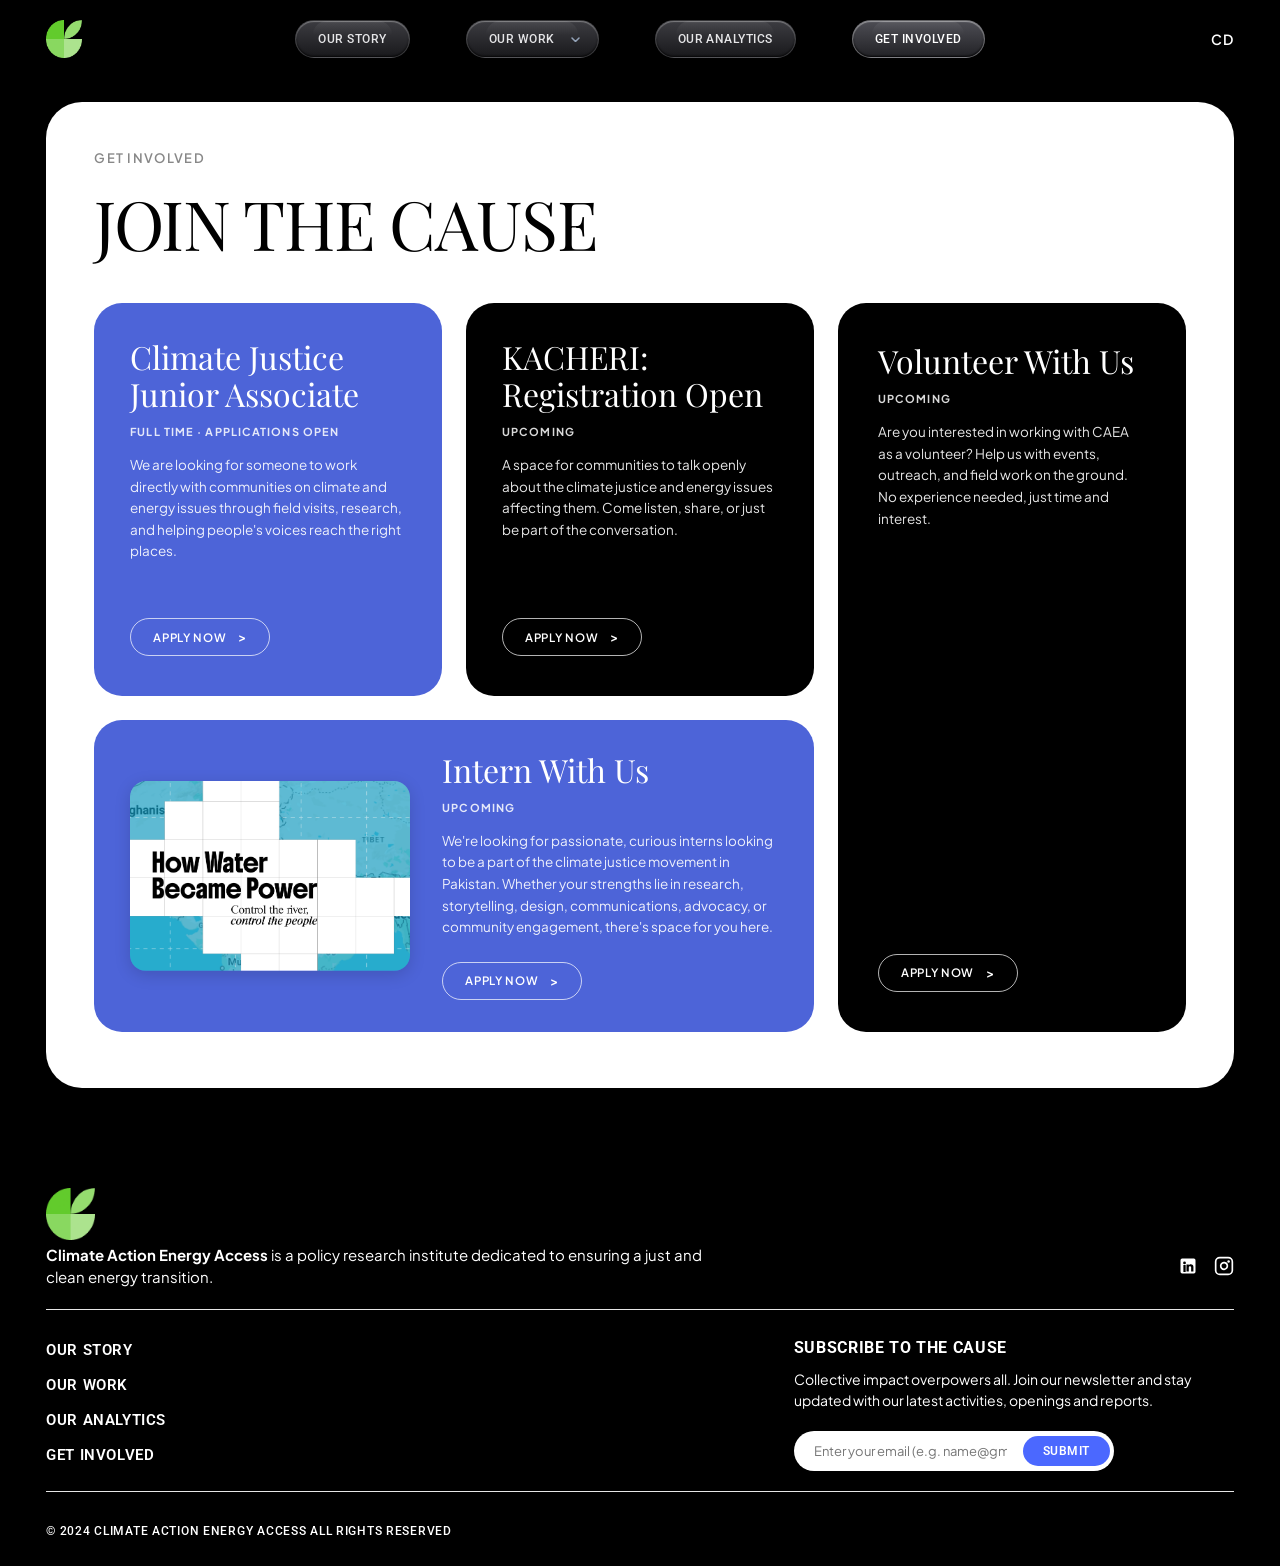
<file: pages/get-involved.html>
<!DOCTYPE html>
<html lang="en" dir="ltr">

<head>
  <meta charset="UTF-8" />
  <meta name="viewport" content="width=device-width, initial-scale=1.0, maximum-scale=5.0, viewport-fit=cover" />
  <title>Get Involved: Careers, Internships &amp; Volunteering | CAEA</title>
  <meta name="description" content="Join Climate Action &amp; Energy Access (CAEA). Apply for climate research roles, internships, volunteer fieldwork, or register for Community Kacheris in Pakistan." />
  <meta name="keywords" content="climate jobs Pakistan, Climate Justice Junior Associate CAEA, climate research internship Pakistan, energy policy volunteer Pakistan, Community Kacheri registration" />
  <meta name="robots" content="index, follow, max-image-preview:large, max-snippet:-1, max-video-preview:-1" />
  <meta name="theme-color" content="#000000" />
  <link rel="canonical" href="https://climateactionenergyaccess.com/pages/get-involved.html" />

  <!-- Favicons & Web Manifest -->
  <link rel="icon" type="image/png" href="/assets/CAEA-Navbar-Logo.png" />
  <link rel="apple-touch-icon" href="/assets/CAEA-Navbar-Logo.png" />
  <link rel="manifest" href="/site.webmanifest" />

  <!-- Open Graph -->
  <meta property="og:type" content="website" />
  <meta property="og:locale" content="en_PK" />
  <meta property="og:site_name" content="Climate Action &amp; Energy Access (CAEA)" />
  <meta property="og:url" content="https://climateactionenergyaccess.com/pages/get-involved.html" />
  <meta property="og:title" content="Get Involved: Careers, Internships &amp; Volunteering | CAEA" />
  <meta property="og:description" content="Collaborate with CAEA through climate justice fellowships, research internships, grassroots volunteering, and Community Kacheri dialogues." />
  <meta property="og:image" content="https://climateactionenergyaccess.com/assets/Hero-image.png" />
  <meta property="og:image:alt" content="Join the Cause — Climate Action &amp; Energy Access (CAEA)" />

  <!-- X / Twitter Cards -->
  <meta name="twitter:card" content="summary_large_image" />
  <meta name="twitter:url" content="https://climateactionenergyaccess.com/pages/get-involved.html" />
  <meta name="twitter:title" content="Get Involved: Careers, Internships &amp; Volunteering | CAEA" />
  <meta name="twitter:description" content="Collaborate with CAEA through climate justice fellowships, research internships, grassroots volunteering, and Community Kacheri dialogues." />
  <meta name="twitter:image" content="https://climateactionenergyaccess.com/assets/Hero-image.png">

  <!-- JSON-LD Structured Data: WebPage & BreadcrumbList -->
  <script type="application/ld+json">
{
  "@context": "https://schema.org",
  "@graph": [
    {
      "@type": "WebPage",
      "@id": "https://climateactionenergyaccess.com/pages/get-involved.html#webpage",
      "url": "https://climateactionenergyaccess.com/pages/get-involved.html",
      "name": "Get Involved: Careers, Internships & Volunteering | CAEA",
      "description": "Join Climate Action & Energy Access (CAEA). Apply for climate research roles, internships, volunteer fieldwork, or register for Community Kacheris in Pakistan.",
      "isPartOf": {
        "@id": "https://climateactionenergyaccess.com/#website"
      },
      "inLanguage": "en"
    },
    {
      "@type": "BreadcrumbList",
      "itemListElement": [
        {
          "@type": "ListItem",
          "position": 1,
          "name": "Home",
          "item": "https://climateactionenergyaccess.com/"
        },
        {
          "@type": "ListItem",
          "position": 2,
          "name": "Get Involved",
          "item": "https://climateactionenergyaccess.com/pages/get-involved.html"
        }
      ]
    }
  ]
}
  </script>

  <link rel="preconnect" href="https://fonts.googleapis.com" />
  <link rel="preconnect" href="https://fonts.gstatic.com" crossorigin />
  <link
    href="https://fonts.googleapis.com/css2?family=Playfair+Display:ital,wght@0,400;0,500;0,600;0,700;1,400&family=Plus+Jakarta+Sans:wght@400;500;600;700&family=Roboto:wght@400;500&display=swap"
    rel="stylesheet" />
  <link rel="stylesheet" href="/assets/css/styles.css?v=3.0" />
  <link rel="stylesheet" href="/pages/get-involved.css?v=3.0" />
  <script src="/assets/js/device-detect.js?v=3.0" onerror="this.onerror=null;this.src='../assets/js/device-detect.js?v=3.0';"></script>
</head>

<body>
  <!-- Header / Navbar Section -->
  <header class="site-header">
    <nav class="navbar" aria-label="Main Navigation">
      <!-- 1st Column: Logo -->
      <div class="nav-col nav-col-start">
        <a href="/" class="brand-link" aria-label="Climate Action Energy Access Home">
          <img src="/assets/CAEA-Navbar-Logo.png" alt="Climate Action &amp; Energy Access (CAEA) Logo" class="brand-logo" width="120" height="40" />
        </a>
      </div>

      <!-- Navigation buttons -->
      <div class="nav-col nav-col-center">
        <ul class="nav-content">
          <li><a href="/pages/our-story.html" class="nav-item">Our Story</a></li>
          <li class="nav-item-dropdown-wrapper">
            <a href="/pages/our-work.html" class="nav-item nav-item-has-dropdown">
              <span>Our Work</span>
              <svg class="nav-dropdown-caret" width="9" height="5" viewBox="0 0 9 5" fill="none" xmlns="http://www.w3.org/2000/svg" aria-hidden="true">
                <path d="M1 1L4.5 4.5L8 1" stroke="currentColor" stroke-width="1.5" stroke-linecap="round" stroke-linejoin="round"/>
              </svg>
            </a>
            <div class="nav-dropdown-menu" role="menu" aria-label="Our Work Sections">
              <a href="/pages/our-work.html#banner-fossil-fuel" class="nav-dropdown-item" role="menuitem" data-banner-target="banner-fossil-fuel">
                <span class="nav-dropdown-dot dot-fossil"></span>
                <span class="nav-dropdown-info">
                  <span class="nav-dropdown-title">Fossil Fuel Phaseout</span>
                </span>
              </a>
              <a href="/pages/our-work.html#banner-climate-justice" class="nav-dropdown-item" role="menuitem" data-banner-target="banner-climate-justice">
                <span class="nav-dropdown-dot dot-climate"></span>
                <span class="nav-dropdown-info">
                  <span class="nav-dropdown-title">Climate Justice</span>
                </span>
              </a>
              <a href="/pages/our-work.html#banner-textile" class="nav-dropdown-item" role="menuitem" data-banner-target="banner-textile">
                <span class="nav-dropdown-dot dot-fashion"></span>
                <span class="nav-dropdown-info">
                  <span class="nav-dropdown-title">Fast Fashion</span>
                </span>
              </a>
              <a href="/pages/our-work.html#banner-activities" class="nav-dropdown-item" role="menuitem" data-banner-target="banner-activities">
                <span class="nav-dropdown-dot dot-activities"></span>
                <span class="nav-dropdown-info">
                  <span class="nav-dropdown-title">Activities &amp; Gatherings</span>
                </span>
              </a>
            </div>
          </li>
          <li><a href="https://dashboard.climateactionenergyaccess.com/" class="nav-item" target="_blank" rel="noopener noreferrer">Our Analytics</a></li>
          <li><a href="/pages/get-involved.html" class="nav-item active">Get Involved</a></li>
        </ul>
      </div>

      <!-- Top Right: CD -->
      <div class="nav-col nav-col-end">
        <span class="nav-cd" aria-label="Creative Direction" title="Creative Direction">CD</span>
      </div>
    </nav>
  </header>

  <main>
    <!-- Get Involved Container -->
    <div class="get-involved-outer-wrapper">
      <div class="get-involved-container">
        <span class="get-involved-top-label">GET INVOLVED</span>
        <h1 class="get-involved-heading">JOIN THE CAUSE</h1>

        <div class="cause-grid">
          <!-- Card 1: Climate Justice Junior Associate -->
          <div class="cause-card cause-card-blue cause-card-1" data-opportunity-id="opp-1">
            <div class="cause-card-top">
              <h2 class="cause-card-title">Climate Justice Junior Associate</h2>
              <span class="cause-card-subtitle">FULL TIME &middot; APPLICATIONS OPEN</span>
              <p class="cause-card-desc">
                We are looking for someone to work directly with communities on climate and energy issues through field visits, research, and helping people's voices reach the right places.
              </p>
            </div>
            <a href="#apply" class="cause-card-btn" data-apply-btn data-opportunity-id="opp-1" data-opportunity-title="Climate Justice Junior Associate" data-category="Core Team & Field Research">APPLY NOW <span class="btn-arrow">&gt;</span></a>
          </div>

          <!-- Card 2: KACHERI -->
          <div class="cause-card cause-card-black cause-card-2" data-opportunity-id="opp-2">
            <div class="cause-card-top">
              <h2 class="cause-card-title">KACHERI:<br />Registration Open</h2>
              <span class="cause-card-subtitle">UPCOMING</span>
              <p class="cause-card-desc">
                A space for communities to talk openly about the climate justice and energy issues affecting them. Come listen, share, or just be part of the conversation.
              </p>
            </div>
            <a href="#apply" class="cause-card-btn" data-apply-btn data-opportunity-id="opp-2" data-opportunity-title="KACHERI: Registration Open" data-category="Community Gathering">APPLY NOW <span class="btn-arrow">&gt;</span></a>
          </div>

          <!-- Card 3: Volunteer With Us -->
          <div class="cause-card cause-card-black cause-card-3" data-opportunity-id="opp-3">
            <div class="cause-card-top">
              <h2 class="cause-card-title">Volunteer With Us</h2>
              <span class="cause-card-subtitle">UPCOMING</span>
              <p class="cause-card-desc">
                Are you interested in working with CAEA as a volunteer? Help us with events, outreach, and field work on the ground. No experience needed, just time and interest.
              </p>
            </div>
            <a href="#apply" class="cause-card-btn" data-apply-btn data-opportunity-id="opp-3" data-opportunity-title="Volunteer With Us" data-category="Community Outreach & Events">APPLY NOW <span class="btn-arrow">&gt;</span></a>
          </div>

          <!-- Card 4: Intern With Us -->
          <div class="cause-card cause-card-blue cause-card-4" data-opportunity-id="opp-4">
            <div class="cause-card-4-inner">
              <div class="cause-card-graphic-box">
                <img src="/assets/how-water-became-power.jpg" alt="How Water Became Power - Climate research and energy justice publication by CAEA" class="cause-card-graphic" loading="lazy" decoding="async" width="400" height="250" />
              </div>
              <div class="cause-card-4-content">
                <h2 class="cause-card-title">Intern With Us</h2>
                <span class="cause-card-subtitle">UPCOMING</span>
                <p class="cause-card-desc">
                  We're looking for passionate, curious interns looking to be a part of the climate justice movement in Pakistan. Whether your strengths lie in research, storytelling, design, communications, advocacy, or community engagement, there's space for you here.
                </p>
                <a href="#apply" class="cause-card-btn" data-apply-btn data-opportunity-id="opp-4" data-opportunity-title="Intern With Us" data-category="Fellowship & Research">APPLY NOW <span class="btn-arrow">&gt;</span></a>
              </div>
            </div>
          </div>
        </div>
      </div>
    </div>
  </main>

  <!-- Footer Section -->
  <footer class="site-footer">
    <div class="footer-container">
      <!-- Top Section: Brand Info & Social Links -->
      <div class="footer-top-section">
        <div class="footer-brand-col">
          <a href="/" class="footer-logo-link" aria-label="Climate Action Energy Access Home">
            <img src="/assets/CAEA-Navbar-Logo.png" alt="Climate Action &amp; Energy Access (CAEA) Logo" class="footer-logo" loading="lazy" decoding="async" width="120" height="40" />
          </a>
          <div class="footer-brand-row">
            <p class="footer-tagline">
              <strong>Climate Action Energy Access</strong> is a policy research institute dedicated to ensuring a just and clean energy transition.
            </p>
            <div class="footer-social-links" aria-label="Social Media Links">
              <a href="https://www.linkedin.com/company/climate-action-energy-access/" class="footer-social-icon" aria-label="LinkedIn" target="_blank" rel="noopener noreferrer">
                <svg width="20" height="20" viewBox="0 0 24 24" fill="currentColor"><path d="M19 3a2 2 0 0 1 2 2v14a2 2 0 0 1-2 2H5a2 2 0 0 1-2-2V5a2 2 0 0 1 2-2h14m-.5 15.5v-5.3a3.26 3.26 0 0 0-3.26-3.26c-.85 0-1.84.52-2.28 1.3v-1.11h-2.79v8.37h2.79v-4.93c0-.77.62-1.4 1.39-1.4a1.4 1.4 0 0 1 1.4 1.4v4.93h2.75M6.46 10.9v8.37H9.2V10.9H6.46M7.83 6.64a1.68 1.68 0 1 0 0 3.36 1.68 1.68 0 0 0 0-3.36Z"/></svg>
              </a>
              <a href="https://www.instagram.com/climateactionenergyaccess?stkn=MWRueXdsZTRxZzdlMg%3D%3D&utm_source=qr" class="footer-social-icon" aria-label="Instagram" target="_blank" rel="noopener noreferrer">
                <svg width="20" height="20" viewBox="0 0 24 24" fill="none" stroke="currentColor" stroke-width="2" stroke-linecap="round" stroke-linejoin="round"><rect x="2" y="2" width="20" height="20" rx="5" ry="5"/><path d="M16 11.37A4 4 0 1 1 12.63 8 4 4 0 0 1 16 11.37z"/><circle cx="17.5" cy="6.5" r="1.5" fill="currentColor" stroke="none"/></svg>
              </a>
            </div>
          </div>
        </div>
      </div>

      <hr class="footer-divider" />

      <!-- Middle Section: Navigation & Newsletter Subscription -->
      <div class="footer-main-section">
        <!-- Nav Links -->
        <nav class="footer-nav-col" aria-label="Footer Navigation">
          <ul class="footer-nav-links">
            <li><a href="/pages/our-story.html" class="footer-link">OUR STORY</a></li>
            <li><a href="/pages/our-work.html" class="footer-link">OUR WORK</a></li>
            <li><a href="https://dashboard.climateactionenergyaccess.com/" class="footer-link" target="_blank" rel="noopener noreferrer">OUR ANALYTICS</a></li>
            <li><a href="/pages/get-involved.html" class="footer-link">GET INVOLVED</a></li>
          </ul>
        </nav>

        <!-- Newsletter Subscription -->
        <div class="footer-newsletter-col">
          <h3 class="footer-subscribe-title">SUBSCRIBE TO THE CAUSE</h3>
          <p class="footer-subscribe-desc">
            Collective impact overpowers all. Join our newsletter and stay updated with our latest activities, openings and reports.
          </p>
          <form class="footer-subscribe-form" onsubmit="event.preventDefault();">
            <input type="email" class="footer-email-input" placeholder="Enter your email (e.g. name@gmail.com)" aria-label="Email address" required />
            <button type="submit" class="footer-submit-btn">SUBMIT</button>
          </form>
        </div>
      </div>

      <hr class="footer-divider" />

      <!-- Bottom Section: Copyright -->
      <div class="footer-bottom-section">
        <p class="footer-copyright">&copy; 2024 CLIMATE ACTION ENERGY ACCESS ALL RIGHTS RESERVED</p>
      </div>
    </div>
  </footer>

  <script src="/assets/js/data-store.js?v=3.1" onerror="this.onerror=null;this.src='../assets/js/data-store.js?v=3.1';"></script>
  <script src="/assets/js/script.js?v=3.0" onerror="this.onerror=null;this.src='../assets/js/script.js?v=3.0';"></script>
</body>

</html>
</file>
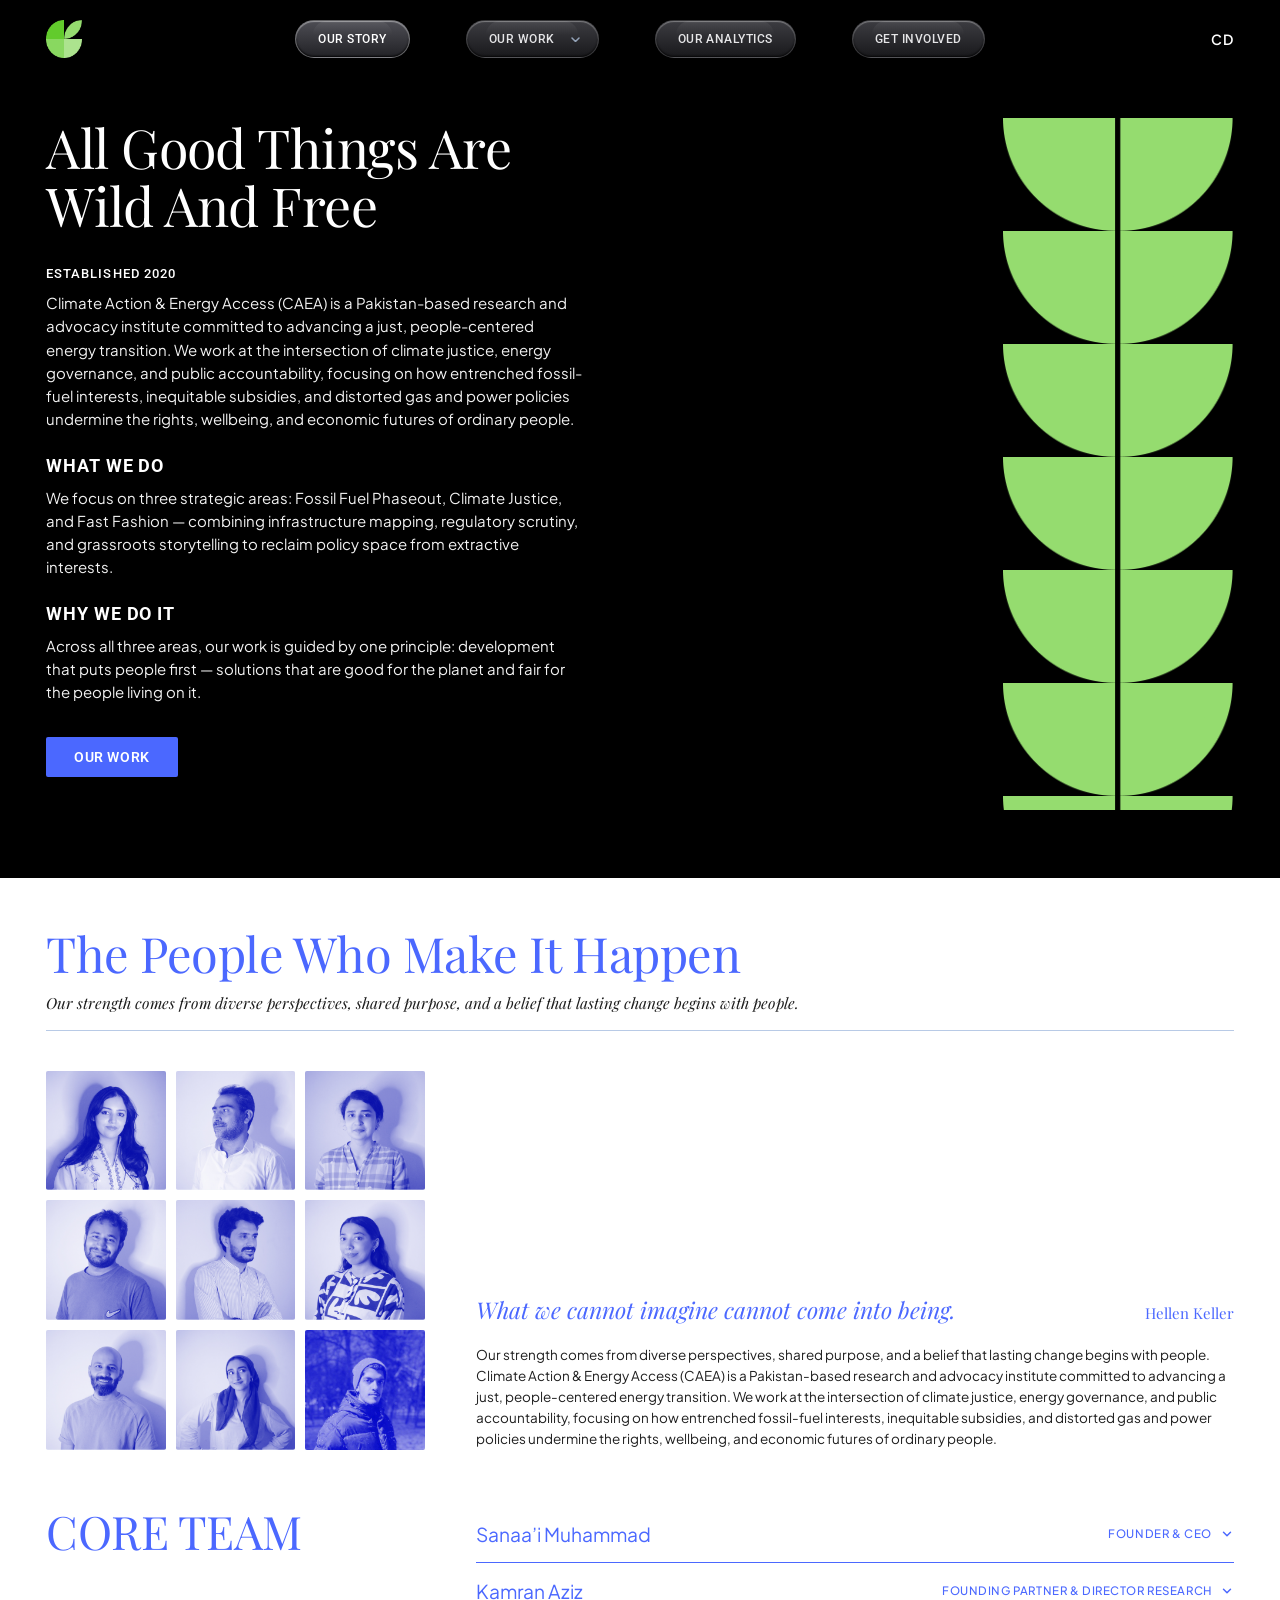
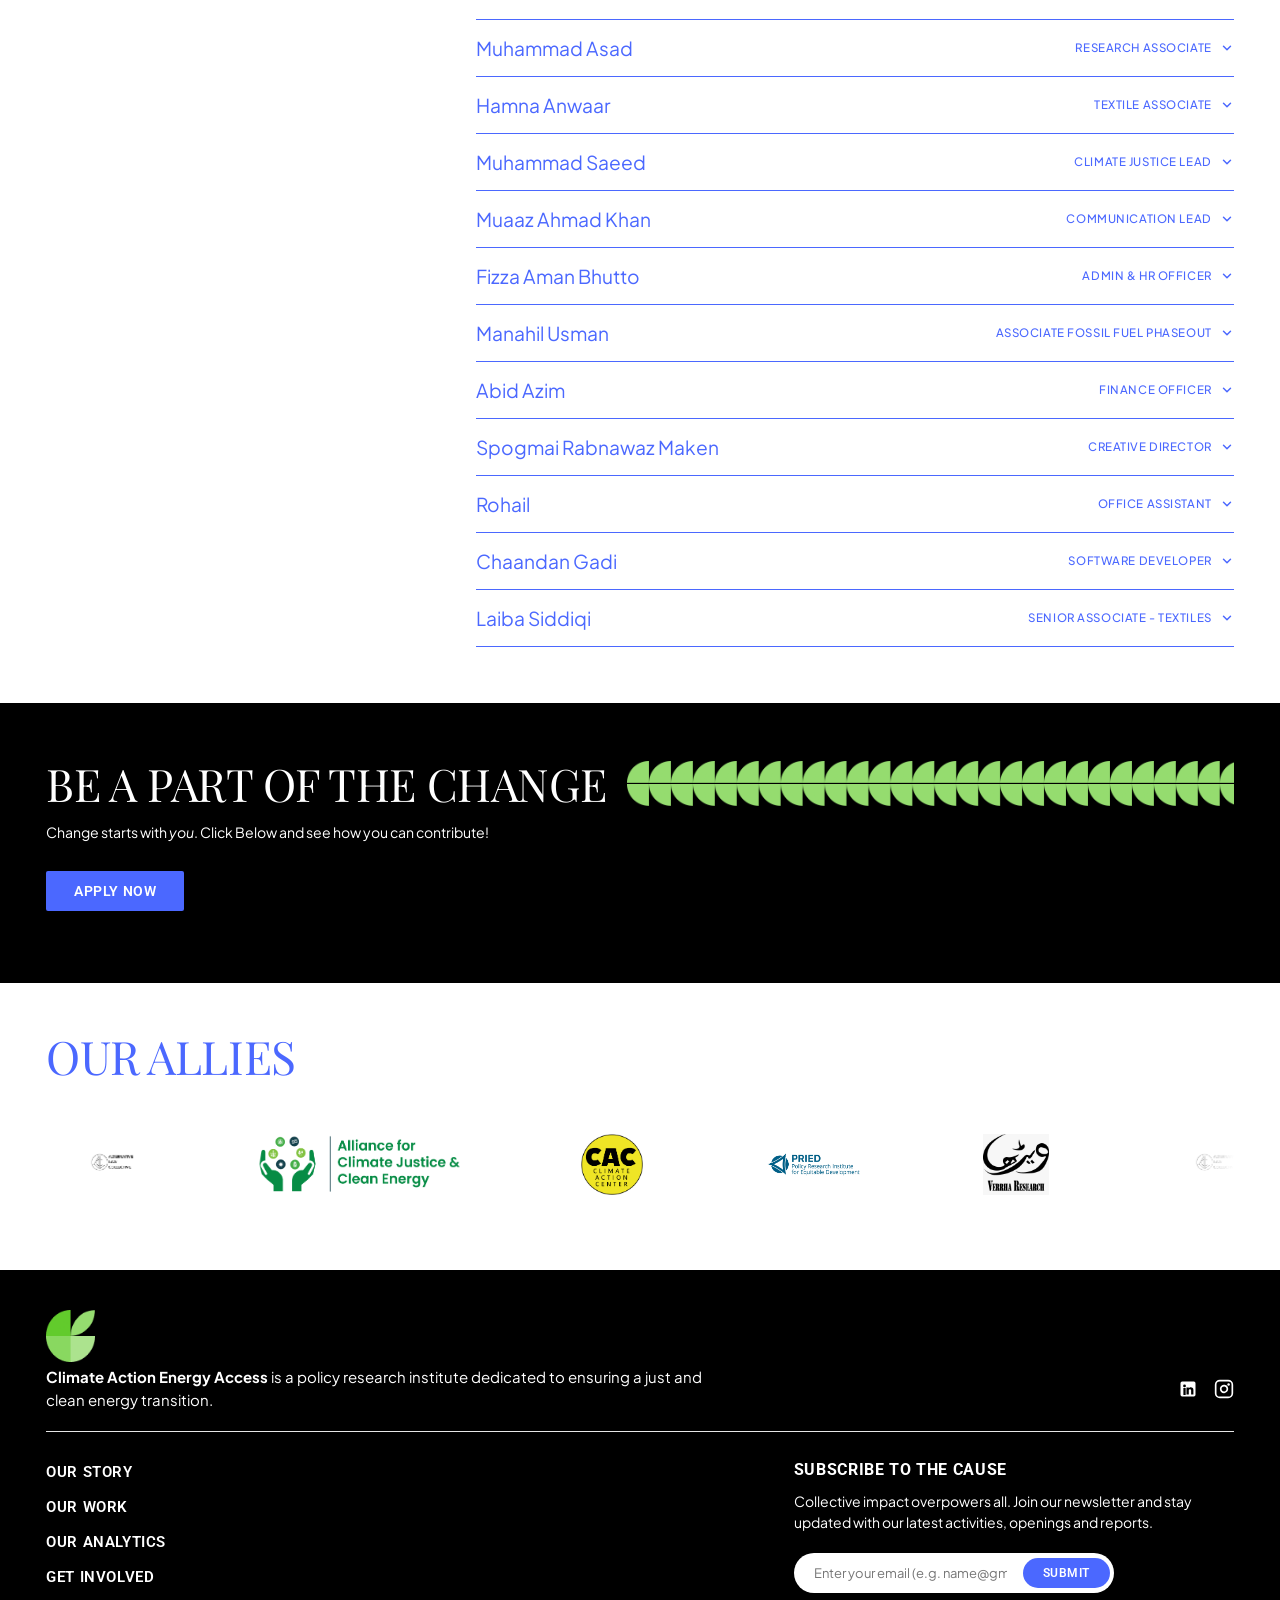
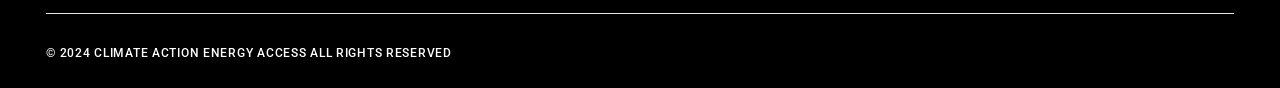
<file: pages/our-story.html>
<!DOCTYPE html>
<html lang="en" dir="ltr">

<head>
  <meta charset="UTF-8" />
  <meta name="viewport" content="width=device-width, initial-scale=1.0, maximum-scale=5.0, viewport-fit=cover" />
  <title>Our Story &amp; Mission | Climate Action &amp; Energy Access (CAEA)</title>
  <meta name="description" content="Founded in 2020, Climate Action &amp; Energy Access (CAEA) is a Pakistan-based policy research and advocacy institute advancing climate justice and clean energy." />
  <meta name="keywords" content="About CAEA, Climate Action Energy Access story, climate policy think tank Pakistan, energy justice institute Pakistan, fossil fuel phaseout advocacy" />
  <meta name="robots" content="index, follow, max-image-preview:large, max-snippet:-1, max-video-preview:-1" />
  <meta name="theme-color" content="#000000" />
  <link rel="canonical" href="https://climateactionenergyaccess.com/pages/our-story.html" />

  <!-- Favicons & Web Manifest -->
  <link rel="icon" type="image/png" href="/assets/CAEA-Navbar-Logo.png" />
  <link rel="apple-touch-icon" href="/assets/CAEA-Navbar-Logo.png" />
  <link rel="manifest" href="/site.webmanifest" />

  <!-- Open Graph -->
  <meta property="og:type" content="website" />
  <meta property="og:locale" content="en_PK" />
  <meta property="og:site_name" content="Climate Action &amp; Energy Access (CAEA)" />
  <meta property="og:url" content="https://climateactionenergyaccess.com/pages/our-story.html" />
  <meta property="og:title" content="Our Story &amp; Mission | Climate Action &amp; Energy Access (CAEA)" />
  <meta property="og:description" content="Discover how CAEA was established in 2020 to champion a people-centered energy transition, ecological democracy, and industrial decarbonization across Pakistan." />
  <meta property="og:image" content="https://climateactionenergyaccess.com/assets/Hero-image.png" />
  <meta property="og:image:alt" content="Our Story — Climate Action &amp; Energy Access (CAEA)" />

  <!-- X / Twitter Cards -->
  <meta name="twitter:card" content="summary_large_image" />
  <meta name="twitter:url" content="https://climateactionenergyaccess.com/pages/our-story.html" />
  <meta name="twitter:title" content="Our Story &amp; Mission | Climate Action &amp; Energy Access (CAEA)" />
  <meta name="twitter:description" content="Discover how CAEA was established in 2020 to champion a people-centered energy transition, ecological democracy, and industrial decarbonization across Pakistan." />
  <meta name="twitter:image" content="https://climateactionenergyaccess.com/assets/Hero-image.png" />

  <!-- JSON-LD Structured Data: AboutPage & BreadcrumbList -->
  <script type="application/ld+json">
{
  "@context": "https://schema.org",
  "@graph": [
    {
      "@type": "AboutPage",
      "@id": "https://climateactionenergyaccess.com/pages/our-story.html#webpage",
      "url": "https://climateactionenergyaccess.com/pages/our-story.html",
      "name": "Our Story & Mission | Climate Action & Energy Access (CAEA)",
      "description": "Founded in 2020, Climate Action & Energy Access (CAEA) is a Pakistan-based policy research and advocacy institute advancing climate justice and clean energy.",
      "isPartOf": {
        "@id": "https://climateactionenergyaccess.com/#website"
      },
      "about": {
        "@id": "https://climateactionenergyaccess.com/#organization"
      },
      "inLanguage": "en"
    },
    {
      "@type": "BreadcrumbList",
      "itemListElement": [
        {
          "@type": "ListItem",
          "position": 1,
          "name": "Home",
          "item": "https://climateactionenergyaccess.com/"
        },
        {
          "@type": "ListItem",
          "position": 2,
          "name": "Our Story",
          "item": "https://climateactionenergyaccess.com/pages/our-story.html"
        }
      ]
    }
  ]
}
  </script>

  <link rel="preconnect" href="https://fonts.googleapis.com" />
  <link rel="preconnect" href="https://fonts.gstatic.com" crossorigin />
  <link
    href="https://fonts.googleapis.com/css2?family=Playfair+Display:ital,wght@0,400;0,600;0,700;1,400&family=Plus+Jakarta+Sans:wght@400;500;600;700&family=Roboto:wght@400;500;700&display=swap"
    rel="stylesheet" />
  <link rel="stylesheet" href="/assets/css/styles.css?v=3.0" />
  <link rel="stylesheet" href="/pages/our-story.css?v=3.0" />
  <script src="/assets/js/device-detect.js?v=3.0" onerror="this.onerror=null;this.src='../assets/js/device-detect.js?v=3.0';"></script>
</head>

<body>
  <!-- Header / Navbar Section -->
  <header class="site-header">
    <nav class="navbar" aria-label="Main Navigation">
      <!-- 1st Column: Logo -->
      <div class="nav-col nav-col-start">
        <a href="/" class="brand-link" aria-label="Climate Action Energy Access Home">
          <img src="/assets/CAEA-Navbar-Logo.png" alt="Climate Action &amp; Energy Access (CAEA) Logo" class="brand-logo" width="120" height="40" />
        </a>
      </div>

      <!-- Navigation buttons -->
      <div class="nav-col nav-col-center">
        <ul class="nav-content">
          <li><a href="/pages/our-story.html" class="nav-item active">Our Story</a></li>
          <li class="nav-item-dropdown-wrapper">
            <a href="/pages/our-work.html" class="nav-item nav-item-has-dropdown">
              <span>Our Work</span>
              <svg class="nav-dropdown-caret" width="9" height="5" viewBox="0 0 9 5" fill="none" xmlns="http://www.w3.org/2000/svg" aria-hidden="true">
                <path d="M1 1L4.5 4.5L8 1" stroke="currentColor" stroke-width="1.5" stroke-linecap="round" stroke-linejoin="round"/>
              </svg>
            </a>
            <div class="nav-dropdown-menu" role="menu" aria-label="Our Work Sections">
              <a href="/pages/our-work.html#banner-fossil-fuel" class="nav-dropdown-item" role="menuitem" data-banner-target="banner-fossil-fuel">
                <span class="nav-dropdown-dot dot-fossil"></span>
                <span class="nav-dropdown-info">
                  <span class="nav-dropdown-title">Fossil Fuel Phaseout</span>
                </span>
              </a>
              <a href="/pages/our-work.html#banner-climate-justice" class="nav-dropdown-item" role="menuitem" data-banner-target="banner-climate-justice">
                <span class="nav-dropdown-dot dot-climate"></span>
                <span class="nav-dropdown-info">
                  <span class="nav-dropdown-title">Climate Justice</span>
                </span>
              </a>
              <a href="/pages/our-work.html#banner-textile" class="nav-dropdown-item" role="menuitem" data-banner-target="banner-textile">
                <span class="nav-dropdown-dot dot-fashion"></span>
                <span class="nav-dropdown-info">
                  <span class="nav-dropdown-title">Fast Fashion</span>
                </span>
              </a>
              <a href="/pages/our-work.html#banner-activities" class="nav-dropdown-item" role="menuitem" data-banner-target="banner-activities">
                <span class="nav-dropdown-dot dot-activities"></span>
                <span class="nav-dropdown-info">
                  <span class="nav-dropdown-title">Activities &amp; Gatherings</span>
                </span>
              </a>
            </div>
          </li>
          <li><a href="https://dashboard.climateactionenergyaccess.com/" class="nav-item" target="_blank" rel="noopener noreferrer">Our Analytics</a></li>
          <li><a href="/pages/get-involved.html" class="nav-item">Get Involved</a></li>
        </ul>
      </div>

      <!-- Top Right: CD -->
      <div class="nav-col nav-col-end">
        <span class="nav-cd" aria-label="Creative Direction" title="Creative Direction">CD</span>
      </div>
    </nav>
  </header>

  <!-- Main Content: Our Story Page -->
  <main>
    <section class="story-page-section" aria-label="Our Story">
      <div class="story-grid-container">
        <!-- Columns 1 & 2: Text Content starting at the left of Column 1 -->
        <div class="story-content-col">
          <h1 class="story-main-title">
            All Good Things Are<br />
            Wild And Free
          </h1>

          <div class="story-text-group">
            <span class="story-kicker">ESTABLISHED 2020</span>
            <p class="story-paragraph">
              Climate Action &amp; Energy Access (CAEA) is a Pakistan-based research and advocacy institute committed to advancing a just, people-centered energy transition. We work at the intersection of climate justice, energy governance, and public accountability, focusing on how entrenched fossil-fuel interests, inequitable subsidies, and distorted gas and power policies undermine the rights, wellbeing, and economic futures of ordinary people.
            </p>
          </div>

          <div class="story-text-group">
            <h2 class="story-section-title">WHAT WE DO</h2>
            <p class="story-paragraph">
              We focus on three strategic areas: Fossil Fuel Phaseout, Climate Justice, and Fast Fashion — combining infrastructure mapping, regulatory scrutiny, and grassroots storytelling to reclaim policy space from extractive interests.
            </p>
          </div>

          <div class="story-text-group">
            <h2 class="story-section-title">WHY WE DO IT</h2>
            <p class="story-paragraph">
              Across all three areas, our work is guided by one principle: development that puts people first — solutions that are good for the planet and fair for the people living on it.
            </p>
          </div>

          <div class="story-action-area">
            <a href="/pages/our-work.html" class="story-cta-btn">OUR WORK</a>
          </div>
        </div>

        <!-- Column 3: Repeating Pattern hugging the right -->
        <div class="story-pattern-col" aria-hidden="true"></div>
      </div>
    </section>

    <!-- Team Intro Section -->
    <section class="team-intro-section" id="team-intro" aria-label="Team Introduction">
      <div class="team-intro-container">
        <!-- White Card -->
        <div class="team-intro-card">
          <!-- Card Header -->
          <div class="team-card-header">
            <h2 class="team-main-heading">The People Who Make It Happen</h2>
            <p class="team-subtitle">
              Our strength comes from diverse perspectives, shared purpose, and a belief that lasting change begins with people.
            </p>
            <hr class="team-header-divider" />
          </div>

          <!-- Card Body: 3x3 Photo Grid + Quote & Narrative -->
          <div class="team-card-body">
            <!-- Dynamic Photo Grid (Configured via Admin Console) -->
            <div class="team-photo-grid" id="team-photo-grid" aria-label="Team Photos"></div>

            <!-- Right Content: Quote & Body Narrative -->
            <div class="team-narrative-col">
              <div class="team-quote-wrapper">
                <blockquote class="team-quote">
                  <em>What we cannot imagine cannot come into being.</em>
                </blockquote>
                <cite class="team-quote-author">Hellen Keller</cite>
              </div>
              <p class="team-description">
                Our strength comes from diverse perspectives, shared purpose, and a belief that lasting change begins with people. Climate Action &amp; Energy Access (CAEA) is a Pakistan-based research and advocacy institute committed to advancing a just, people-centered energy transition. We work at the intersection of climate justice, energy governance, and public accountability, focusing on how entrenched fossil-fuel interests, inequitable subsidies, and distorted gas and power policies undermine the rights, wellbeing, and economic futures of ordinary people.
              </p>
            </div>
          </div>
        </div>
      </div>
    </section>

    <!-- Core Team Accordion Section -->
    <section class="core-team-section" id="core-team" aria-label="Core Team">
      <div class="core-team-container">
        <div class="core-team-card">
          <!-- Left Column: Heading -->
          <div class="core-team-title-col">
            <h2 class="core-team-heading">CORE TEAM</h2>
          </div>

          <!-- Right Column: Accordion List -->
          <div class="core-team-accordion-col">
            <div class="team-accordion" id="team-accordion">
              <!-- Item 1: Sanaa’i Muhammad -->
              <div class="accordion-item" data-accordion-item>
                <button class="accordion-header" type="button" aria-expanded="false">
                  <span class="accordion-name">Sanaa’i Muhammad</span>
                  <span class="accordion-role-group">
                    <span class="accordion-role">FOUNDER &amp; CHIEF EXECUTIVE OFFICER</span>
                    <svg class="accordion-icon" width="14" height="14" viewBox="0 0 24 24" fill="none" stroke="currentColor" stroke-width="2.5" stroke-linecap="round" stroke-linejoin="round">
                      <polyline points="6 9 12 15 18 9"></polyline>
                    </svg>
                  </span>
                </button>
                <div class="accordion-content" aria-hidden="true">
                  <div class="accordion-inner">
                    <div class="accordion-photo-box">
                      <img src="/assets/team/grid-1-2-Sanaa.png" alt="Sanaa’i Muhammad" class="accordion-photo pos-top-20" loading="lazy" />
                    </div>
                    <div class="accordion-bio">
                      <p>
                        Sanaa’i Muhammad is the Founder and Chief Executive Officer of the Climate Action &amp; Energy Access Institute (CAEA), where she leads advocacy, and movement-building at the intersection of energy transition and climate justice in Pakistan. Her work focuses on phasing out fossil gas in power, industry, and households; advancing renewable energy pathways; and building public understanding of how colonial infrastructures, financial institutions, and policy choices shape today’s climate and energy crises.
                      </p>
                      <p>
                        Her work is rooted in a commitment to just transitions, energy equity, and amplifying the experiences of communities most affected by environmental harm. She writes, organizes, and teaches with the belief that climate justice is inseparable from economic democracy, gender justice, and people’s sovereignty over energy and resources.
                      </p>
                    </div>
                  </div>
                </div>
              </div>

              <!-- Item 2: Kamran Aziz -->
              <div class="accordion-item" data-accordion-item>
                <button class="accordion-header" type="button" aria-expanded="false">
                  <span class="accordion-name">Kamran Aziz</span>
                  <span class="accordion-role-group">
                    <span class="accordion-role">FOUNDING PARTNER &amp; DIRECTOR RESEARCH</span>
                    <svg class="accordion-icon" width="14" height="14" viewBox="0 0 24 24" fill="none" stroke="currentColor" stroke-width="2.5" stroke-linecap="round" stroke-linejoin="round">
                      <polyline points="6 9 12 15 18 9"></polyline>
                    </svg>
                  </span>
                </button>
                <div class="accordion-content" aria-hidden="true">
                  <div class="accordion-inner">
                    <div class="accordion-photo-box">
                      <img src="/assets/team/grid-2-1-kamran.png" alt="Kamran Aziz" class="accordion-photo pos-top-25" loading="lazy" />
                    </div>
                    <div class="accordion-bio">
                      <p>
                        Kamran Aziz is the Director Research and a founding partner, working at the intersection of Pakistan’s electricity and gas systems, with a focus on advancing a just energy transition. His work combines historical analysis, political economy, and the lived experiences of communities directly affected by fossil fuel extraction and its social and environmental harms. His research is grounded in a commitment to center frontline communities, democratize energy governance, and support policy transformations aligned with climate justice.
                      </p>
                    </div>
                  </div>
                </div>
              </div>

              <!-- Item 3: Muhammad Asad -->
              <div class="accordion-item" data-accordion-item>
                <button class="accordion-header" type="button" aria-expanded="false">
                  <span class="accordion-name">Muhammad Asad</span>
                  <span class="accordion-role-group">
                    <span class="accordion-role">RESEARCH ASSOCIATE</span>
                    <svg class="accordion-icon" width="14" height="14" viewBox="0 0 24 24" fill="none" stroke="currentColor" stroke-width="2.5" stroke-linecap="round" stroke-linejoin="round">
                      <polyline points="6 9 12 15 18 9"></polyline>
                    </svg>
                  </span>
                </button>
                <div class="accordion-content" aria-hidden="true">
                  <div class="accordion-inner">
                    <div class="accordion-photo-box">
                      <img src="/assets/CAEA-Navbar-Logo.png" alt="Muhammad Asad" class="accordion-photo is-logo" loading="lazy" />
                    </div>
                    <div class="accordion-bio">
                      <p>
                        Asad is a law graduate from IIUI and a committed worker organizing with the oppressed communities. During his last experience as a Research Associate at Alternative Law Collective, his role involved conducting field research and supporting studies related to the land stewardship, and the concerns of communities victims of climate change and the developmental projects. He has been involved in organizing the students and the marches for their cultural and political rights. By engaging directly with communities, he has developed critical understanding of mainstream discourses around development and knowledge systems with a focus on the laws perpetuating inequalities and the local systems of justice. His role involved research and advocacy at Climate Action and Energy Access.
                      </p>
                    </div>
                  </div>
                </div>
              </div>

              <!-- Item 4: Hamna Anwaar -->
              <div class="accordion-item" data-accordion-item>
                <button class="accordion-header" type="button" aria-expanded="false">
                  <span class="accordion-name">Hamna Anwaar</span>
                  <span class="accordion-role-group">
                    <span class="accordion-role">TEXTILE ASSOCIATE</span>
                    <svg class="accordion-icon" width="14" height="14" viewBox="0 0 24 24" fill="none" stroke="currentColor" stroke-width="2.5" stroke-linecap="round" stroke-linejoin="round">
                      <polyline points="6 9 12 15 18 9"></polyline>
                    </svg>
                  </span>
                </button>
                <div class="accordion-content" aria-hidden="true">
                  <div class="accordion-inner">
                    <div class="accordion-photo-box">
                      <img src="/assets/team/grid-1-1-hamna.png" alt="Hamna Anwaar" class="accordion-photo pos-top-20" loading="lazy" />
                    </div>
                    <div class="accordion-bio">
                      <p>
                        Hamna has a bachelors in environmental engineering from NUST and is a passionate environmentalist. Her commitment to addressing critical issues such as climate change, and sustainability has only deepened with her academic journey. She aspires to focus her professional efforts to bring positive change in both our society and environment. As a Textile Associate at CAEA, Hamna focuses on textile-sector emissions and the global fast-fashion supply chain. She works on research, campaigns, and public engagement strategies that highlight the social, environmental, and climate impacts of the industry, and she is committed to advocating for a more equitable and sustainable future for both people and the planet.
                      </p>
                    </div>
                  </div>
                </div>
              </div>

              <!-- Item 5: Muhammad Saeed -->
              <div class="accordion-item" data-accordion-item>
                <button class="accordion-header" type="button" aria-expanded="false">
                  <span class="accordion-name">Muhammad Saeed</span>
                  <span class="accordion-role-group">
                    <span class="accordion-role">CLIMATE JUSTICE LEAD</span>
                    <svg class="accordion-icon" width="14" height="14" viewBox="0 0 24 24" fill="none" stroke="currentColor" stroke-width="2.5" stroke-linecap="round" stroke-linejoin="round">
                      <polyline points="6 9 12 15 18 9"></polyline>
                    </svg>
                  </span>
                </button>
                <div class="accordion-content" aria-hidden="true">
                  <div class="accordion-inner">
                    <div class="accordion-photo-box">
                      <img src="/assets/team/grid-3-2-muhammad.png" alt="Muhammad Saeed" class="accordion-photo pos-top-20" loading="lazy" />
                    </div>
                    <div class="accordion-bio">
                      <p>
                        Muhammad Saeed is an PHD Scholar whose research focuses on the intricate relationship between water, identity, and politics, specifically exploring "Sindhu and the making of Sindhi nationalism: River Politics during the colonial era. His academic work explores key thematic areas including water governance, floods, river infrastructures, and hydro-power development. His research also contributes to a critical understanding of riverine identity and the historical emergence of riverine movements, with a specific focus on the intersection of water and nationalism. Beyond his scholarship, Saeed is a political activist committed to organizing with oppressed communities, nations and people. He is currently serving as a Climate justice Lead at Climate Action and Energy Access, where his work involves both research and advocacy for equitable climate and energy solutions. His direct engagement with communities and academic study inform a critical perspective on mainstream development narratives and knowledge systems, particularly concerning the policies that impact vulnerable populations and perpetuate inequalities.
                      </p>
                    </div>
                  </div>
                </div>
              </div>

              <!-- Item 6: Muaaz Ahmad Khan -->
              <div class="accordion-item" data-accordion-item>
                <button class="accordion-header" type="button" aria-expanded="false">
                  <span class="accordion-name">Muaaz Ahmad Khan</span>
                  <span class="accordion-role-group">
                    <span class="accordion-role">COMMUNICATION LEAD</span>
                    <svg class="accordion-icon" width="14" height="14" viewBox="0 0 24 24" fill="none" stroke="currentColor" stroke-width="2.5" stroke-linecap="round" stroke-linejoin="round">
                      <polyline points="6 9 12 15 18 9"></polyline>
                    </svg>
                  </span>
                </button>
                <div class="accordion-content" aria-hidden="true">
                  <div class="accordion-inner">
                    <div class="accordion-photo-box">
                      <img src="/assets/team/grid-3-3-muaz.png" alt="Muaaz Ahmad Khan" class="accordion-photo pos-top-20" loading="lazy" />
                    </div>
                    <div class="accordion-bio">
                      <p>
                        Muaaz Ahmad Khan is currently pursuing his MPhil in Government and Public Policy. He works as the Communication Lead and Social Media &amp; Networks Coordinator at CAEA. His work focuses on communicating CAEA’s research and campaigns, managing its digital platforms and network groups, and working with partners on joint communication initiatives. He works closely with the research and campaign teams to turn complex ideas and research into clear and engaging content. Through his work, he contributes to CAEA’s efforts to strengthen a people-centered climate justice movement.
                      </p>
                    </div>
                  </div>
                </div>
              </div>

              <!-- Item 7: Fizza Aman Bhutto -->
              <div class="accordion-item" data-accordion-item>
                <button class="accordion-header" type="button" aria-expanded="false">
                  <span class="accordion-name">Fizza Aman Bhutto</span>
                  <span class="accordion-role-group">
                    <span class="accordion-role">ADMIN &amp; HR OFFICER</span>
                    <svg class="accordion-icon" width="14" height="14" viewBox="0 0 24 24" fill="none" stroke="currentColor" stroke-width="2.5" stroke-linecap="round" stroke-linejoin="round">
                      <polyline points="6 9 12 15 18 9"></polyline>
                    </svg>
                  </span>
                </button>
                <div class="accordion-content" aria-hidden="true">
                  <div class="accordion-inner">
                    <div class="accordion-photo-box">
                      <img src="/assets/team/grid-1-3-fiza.png" alt="Fizza Aman Bhutto" class="accordion-photo pos-top-20" loading="lazy" />
                    </div>
                    <div class="accordion-bio">
                      <p>
                        Fizza Aman Bhutto is an Administration and HR Officer at the Climate Action and Energy Access (CAEA). She holds a Bachelor’s degree in Development Studies from Bahria University, Islamabad. Her development sector experience spans program coordination, engagement with Indigenous communities, and research on climate-induced disasters, with her undergraduate research focusing on the devastating 2022 floods in Pakistan. At CAEA, she works across administration, human resources, project coordination, and organizational development. She is particularly interested in the intersections of climate justice, development, and organizational development, and in how stronger, people-centered organizations can contribute to a more equitable and sustainable change.
                      </p>
                    </div>
                  </div>
                </div>
              </div>

              <!-- Item 8: Manahil Usman -->
              <div class="accordion-item" data-accordion-item>
                <button class="accordion-header" type="button" aria-expanded="false">
                  <span class="accordion-name">Manahil Usman</span>
                  <span class="accordion-role-group">
                    <span class="accordion-role">ASSOCIATE FOSSIL FUEL PHASEOUT</span>
                    <svg class="accordion-icon" width="14" height="14" viewBox="0 0 24 24" fill="none" stroke="currentColor" stroke-width="2.5" stroke-linecap="round" stroke-linejoin="round">
                      <polyline points="6 9 12 15 18 9"></polyline>
                    </svg>
                  </span>
                </button>
                <div class="accordion-content" aria-hidden="true">
                  <div class="accordion-inner">
                    <div class="accordion-photo-box">
                      <img src="/assets/CAEA-Navbar-Logo.png" alt="Manahil Usman" class="accordion-photo is-logo" loading="lazy" />
                    </div>
                    <div class="accordion-bio">
                      <p>
                        Manahil Usman is an Associate in Fossil Fuel Phaseout at Climate Action for Energy Access (CAEA), where she focuses on research and data analysis at the intersection of energy policy and climate justice. With a background in Computer Science and an MBA, she brings an analytical foundation shaped by prior work in data management and sector-level analysis to her current focus on Pakistan's gas sector, LNG dynamics, and just transition frameworks. At CAEA, Manahil is committed to building the evidence base needed to advance credible, equitable fossil fuel phaseout policy in Pakistan and beyond.
                      </p>
                    </div>
                  </div>
                </div>
              </div>

              <!-- Item 9: Abid Azim -->
              <div class="accordion-item" data-accordion-item>
                <button class="accordion-header" type="button" aria-expanded="false">
                  <span class="accordion-name">Abid Azim</span>
                  <span class="accordion-role-group">
                    <span class="accordion-role">FINANCE OFFICER / CPA</span>
                    <svg class="accordion-icon" width="14" height="14" viewBox="0 0 24 24" fill="none" stroke="currentColor" stroke-width="2.5" stroke-linecap="round" stroke-linejoin="round">
                      <polyline points="6 9 12 15 18 9"></polyline>
                    </svg>
                  </span>
                </button>
                <div class="accordion-content" aria-hidden="true">
                  <div class="accordion-inner">
                    <div class="accordion-photo-box">
                      <img src="/assets/team/grid-2-2-abid.png" alt="Abid Azim" class="accordion-photo pos-top-20" loading="lazy" />
                    </div>
                    <div class="accordion-bio">
                      <p>
                        Abid Azim is an experienced finance professional with expertise in financial management, budgeting, financial reporting, taxation, audit, and strategic financial planning. He has been serving as Finance Manager at Climate Action and Energy Access LLP since May 2024, where he oversees financial analysis, budgeting, cash-flow management, financial reporting, and tax compliance. With professional experience spanning finance, audit, accounting, and business management, Abid brings a strong analytical and results-oriented approach to supporting organizational growth and sustainability. He is a Certified Public Accountant (CPA) from England &amp; Wales and a finalist of ICAEW.
                      </p>
                    </div>
                  </div>
                </div>
              </div>

              <!-- Item 10: Spogmai Rabnawaz Maken -->
              <div class="accordion-item" data-accordion-item>
                <button class="accordion-header" type="button" aria-expanded="false">
                  <span class="accordion-name">Spogmai Rabnawaz Maken</span>
                  <span class="accordion-role-group">
                    <span class="accordion-role">CREATIVE DIRECTOR</span>
                    <svg class="accordion-icon" width="14" height="14" viewBox="0 0 24 24" fill="none" stroke="currentColor" stroke-width="2.5" stroke-linecap="round" stroke-linejoin="round">
                      <polyline points="6 9 12 15 18 9"></polyline>
                    </svg>
                  </span>
                </button>
                <div class="accordion-content" aria-hidden="true">
                  <div class="accordion-inner">
                    <div class="accordion-photo-box">
                      <img src="/assets/team/grid-2-3-spogmai.png" alt="Spogmai Rabnawaz Maken" class="accordion-photo pos-top-20" loading="lazy" />
                    </div>
                    <div class="accordion-bio">
                      <p>
                        Spogmai Rabnawaz Maken serves as Creative Director at CAEA, leading visual identity, campaign narratives, grassroots media production, and creative communications at the intersection of climate action and environmental justice.
                      </p>
                    </div>
                  </div>
                </div>
              </div>

              <!-- Item 11: Rohail -->
              <div class="accordion-item" data-accordion-item data-person-id="ppl-11">
                <button class="accordion-header" type="button" aria-expanded="false">
                  <span class="accordion-name">Rohail</span>
                  <span class="accordion-role-group">
                    <span class="accordion-role">OFFICE ASSISTANT</span>
                    <svg class="accordion-icon" width="14" height="14" viewBox="0 0 24 24" fill="none" stroke="currentColor" stroke-width="2.5" stroke-linecap="round" stroke-linejoin="round">
                      <polyline points="6 9 12 15 18 9"></polyline>
                    </svg>
                  </span>
                </button>
                <div class="accordion-content" aria-hidden="true">
                  <div class="accordion-inner">
                    <div class="accordion-photo-box">
                      <img src="/assets/team/Rohail.png" alt="Rohail" class="accordion-photo" loading="lazy" />
                    </div>
                    <div class="accordion-bio">
                      <p>
                        Rohail works as an Office Assistant at Climate Action &amp; Energy Access (CAEA), where he supports daily office operations, manages routine administrative tasks, and assists with logistics and office arrangements. He plays an important role in keeping the workplace organized and ensuring smooth day-to-day activities.
                      </p>
                    </div>
                  </div>
                </div>
              </div>

              <!-- Item 12: Chaandan Gadi -->
              <div class="accordion-item" data-accordion-item data-person-id="ppl-12">
                <button class="accordion-header" type="button" aria-expanded="false">
                  <span class="accordion-name">Chaandan Gadi</span>
                  <span class="accordion-role-group">
                    <span class="accordion-role">SOFTWARE DEVELOPER</span>
                    <svg class="accordion-icon" width="14" height="14" viewBox="0 0 24 24" fill="none" stroke="currentColor" stroke-width="2.5" stroke-linecap="round" stroke-linejoin="round">
                      <polyline points="6 9 12 15 18 9"></polyline>
                    </svg>
                  </span>
                </button>
                <div class="accordion-content" aria-hidden="true">
                  <div class="accordion-inner">
                    <div class="accordion-photo-box">
                      <img src="/assets/team/Chandan.png" alt="Chaandan Gadi" class="accordion-photo" loading="lazy" />
                    </div>
                    <div class="accordion-bio">
                      <p>
                        Chaandan Gadi is a Software Developer at Climate Action &amp; Energy Access (CAEA), where he manages and maintains the organization's natural gas and renewable energy dashboard, supporting data accessibility and digital tools for energy research and analysis.
                      </p>
                    </div>
                  </div>
                </div>
              </div>

              <!-- Item 13: Laiba Siddiqi -->
              <div class="accordion-item" data-accordion-item data-person-id="ppl-13">
                <button class="accordion-header" type="button" aria-expanded="false">
                  <span class="accordion-name">Laiba Siddiqi</span>
                  <span class="accordion-role-group">
                    <span class="accordion-role">SENIOR ASSOCIATE - TEXTILES</span>
                    <svg class="accordion-icon" width="14" height="14" viewBox="0 0 24 24" fill="none" stroke="currentColor" stroke-width="2.5" stroke-linecap="round" stroke-linejoin="round">
                      <polyline points="6 9 12 15 18 9"></polyline>
                    </svg>
                  </span>
                </button>
                <div class="accordion-content" aria-hidden="true">
                  <div class="accordion-inner">
                    <div class="accordion-photo-box">
                      <img src="/assets/CAEA-Navbar-Logo.png" alt="Laiba Siddiqi" class="accordion-photo is-logo" loading="lazy" />
                    </div>
                    <div class="accordion-bio">
                      <p>
                        Laiba Siddiqi is a researcher and analyst focusing on energy policy, clean energy transitions, and the experiences of local communities in the midst of climatic upheaval. She graduated from the Lahore University of Management Sciences in 2023 with a Bachelors in Political Science and History. At CAEA, she heads the Climate Justice in Textiles campaign against fast fashion and its contributions to ecological degradation. More broadly, her interest lies in exploring how local and international public institutions and public decision-making can be made accessible to communities on the frontlines of the climate crisis.
                      </p>
                    </div>
                  </div>
                </div>
              </div>

            </div>
          </div>
        </div>
      </div>
    </section>

    <!-- Join The Team Section (Full Width Black Background) -->
    <section class="join-team-section" id="join-team" aria-label="Join The Team">
      <div class="join-team-container">
        <div class="join-team-header-row">
          <h2 class="join-team-heading">BE A PART OF THE CHANGE</h2>
          <div class="join-team-pattern" aria-hidden="true"></div>
        </div>
        <p class="join-team-desc">
          Change starts with <em>you</em>. Click Below and see how you can contribute!
        </p>
        <div class="join-team-action">
          <a href="#apply" class="join-team-btn" data-apply-btn data-opportunity-title="General Volunteer / Open Application">APPLY NOW</a>
        </div>
      </div>
    </section>

    <!-- Allies Section (Full Width White Background) -->
    <section class="allies-section" id="allies" aria-label="Our Allies">
      <div class="allies-container">
        <h2 class="allies-heading">OUR ALLIES</h2>
        <!-- Logo Ticker Tape -->
        <div class="allies-ticker-wrapper" aria-label="Our Allies Infinite Logo Ticker">
          <div class="allies-ticker-track">
            <!-- First half: 2 sets of logos -->
            <div class="allies-ticker-half">
              <div class="ally-card" title="Alternative Law Collective">
                <img src="/assets/allies/Aleternative-Law-Collective.png" alt="Alternative Law Collective" class="ally-logo-img" loading="lazy" />
              </div>
              <div class="ally-card" title="Alliance for Climate Justice &amp; Clean Energy">
                <img src="/assets/allies/Alliance-for-climate-justice-&-Clean-Energy.PNG" alt="Alliance for Climate Justice &amp; Clean Energy" class="ally-logo-img" loading="lazy" />
              </div>
              <div class="ally-card" title="Climate Action Center">
                <img src="/assets/allies/Climate-Action-Center.png" alt="Climate Action Center" class="ally-logo-img" loading="lazy" />
              </div>
              <div class="ally-card" title="Policy Research Institute for Equitable Development">
                <img src="/assets/allies/PRIED.JPG" alt="Policy Research Institute for Equitable Development (PRIED)" class="ally-logo-img" loading="lazy" />
              </div>
              <div class="ally-card" title="Verrha Research">
                <img src="/assets/allies/Verrha-Research.png" alt="Verrha Research" class="ally-logo-img" loading="lazy" />
              </div>

              <div class="ally-card" title="Alternative Law Collective">
                <img src="/assets/allies/Aleternative-Law-Collective.png" alt="Alternative Law Collective" class="ally-logo-img" loading="lazy" />
              </div>
              <div class="ally-card" title="Alliance for Climate Justice &amp; Clean Energy">
                <img src="/assets/allies/Alliance-for-climate-justice-&-Clean-Energy.PNG" alt="Alliance for Climate Justice &amp; Clean Energy" class="ally-logo-img" loading="lazy" />
              </div>
              <div class="ally-card" title="Climate Action Center">
                <img src="/assets/allies/Climate-Action-Center.png" alt="Climate Action Center" class="ally-logo-img" loading="lazy" />
              </div>
              <div class="ally-card" title="Policy Research Institute for Equitable Development">
                <img src="/assets/allies/PRIED.JPG" alt="Policy Research Institute for Equitable Development (PRIED)" class="ally-logo-img" loading="lazy" />
              </div>
              <div class="ally-card" title="Verrha Research">
                <img src="/assets/allies/Verrha-Research.png" alt="Verrha Research" class="ally-logo-img" loading="lazy" />
              </div>
            </div>

            <!-- Second half: 2 identical sets of logos (seamless infinite loop clone) -->
            <div class="allies-ticker-half" aria-hidden="true">
              <div class="ally-card" title="Alternative Law Collective">
                <img src="/assets/allies/Aleternative-Law-Collective.png" alt="Alternative Law Collective" class="ally-logo-img" loading="lazy" decoding="async" />
              </div>
              <div class="ally-card" title="Alliance for Climate Justice &amp; Clean Energy">
                <img src="/assets/allies/Alliance-for-climate-justice-&-Clean-Energy.PNG" alt="Alliance for Climate Justice &amp; Clean Energy" class="ally-logo-img" loading="lazy" decoding="async" />
              </div>
              <div class="ally-card" title="Climate Action Center">
                <img src="/assets/allies/Climate-Action-Center.png" alt="Climate Action Center" class="ally-logo-img" loading="lazy" decoding="async" />
              </div>
              <div class="ally-card" title="Policy Research Institute for Equitable Development">
                <img src="/assets/allies/PRIED.JPG" alt="Policy Research Institute for Equitable Development (PRIED)" class="ally-logo-img" loading="lazy" decoding="async" />
              </div>
              <div class="ally-card" title="Verrha Research">
                <img src="/assets/allies/Verrha-Research.png" alt="Verrha Research" class="ally-logo-img" loading="lazy" decoding="async" />
              </div>

              <div class="ally-card" title="Alternative Law Collective">
                <img src="/assets/allies/Aleternative-Law-Collective.png" alt="Alternative Law Collective" class="ally-logo-img" loading="lazy" decoding="async" />
              </div>
              <div class="ally-card" title="Alliance for Climate Justice &amp; Clean Energy">
                <img src="/assets/allies/Alliance-for-climate-justice-&-Clean-Energy.PNG" alt="Alliance for Climate Justice &amp; Clean Energy" class="ally-logo-img" loading="lazy" decoding="async" />
              </div>
              <div class="ally-card" title="Climate Action Center">
                <img src="/assets/allies/Climate-Action-Center.png" alt="Climate Action Center" class="ally-logo-img" loading="lazy" decoding="async" />
              </div>
              <div class="ally-card" title="Policy Research Institute for Equitable Development">
                <img src="/assets/allies/PRIED.JPG" alt="Policy Research Institute for Equitable Development (PRIED)" class="ally-logo-img" loading="lazy" decoding="async" />
              </div>
              <div class="ally-card" title="Verrha Research">
                <img src="/assets/allies/Verrha-Research.png" alt="Verrha Research" class="ally-logo-img" loading="lazy" decoding="async" />
              </div>
            </div>
          </div>
        </div>
      </div>
    </section>
  </main>

  <!-- Site Footer -->
  <footer class="site-footer" aria-label="Footer">
    <div class="footer-container">
      <!-- Top Section: Brand Info & Socials -->
      <div class="footer-top-section">
        <div class="footer-brand-area">
          <a href="/" class="footer-logo-link" aria-label="Climate Action Energy Access Home">
            <img src="/assets/CAEA-Navbar-Logo.png" alt="Climate Action &amp; Energy Access (CAEA) Logo" class="footer-logo" loading="lazy" decoding="async" width="120" height="40" />
          </a>
          <div class="footer-brand-row">
            <p class="footer-tagline">
              <strong>Climate Action Energy Access</strong> is a policy research institute dedicated to ensuring a just and clean energy transition.
            </p>
            <div class="footer-social-links" aria-label="Social Media Links">
              <a href="https://www.linkedin.com/company/climate-action-energy-access/" class="footer-social-icon" aria-label="LinkedIn" target="_blank" rel="noopener noreferrer">
                <svg width="20" height="20" viewBox="0 0 24 24" fill="currentColor"><path d="M19 3a2 2 0 0 1 2 2v14a2 2 0 0 1-2 2H5a2 2 0 0 1-2-2V5a2 2 0 0 1 2-2h14m-.5 15.5v-5.3a3.26 3.26 0 0 0-3.26-3.26c-.85 0-1.84.52-2.28 1.3v-1.11h-2.79v8.37h2.79v-4.93c0-.77.62-1.4 1.39-1.4a1.4 1.4 0 0 1 1.4 1.4v4.93h2.75M6.46 10.9v8.37H9.2V10.9H6.46M7.83 6.64a1.68 1.68 0 1 0 0 3.36 1.68 1.68 0 0 0 0-3.36Z"/></svg>
              </a>
              <a href="https://www.instagram.com/climateactionenergyaccess?stkn=MWRueXdsZTRxZzdlMg%3D%3D&utm_source=qr" class="footer-social-icon" aria-label="Instagram" target="_blank" rel="noopener noreferrer">
                <svg width="20" height="20" viewBox="0 0 24 24" fill="none" stroke="currentColor" stroke-width="2" stroke-linecap="round" stroke-linejoin="round"><rect x="2" y="2" width="20" height="20" rx="5" ry="5"/><path d="M16 11.37A4 4 0 1 1 12.63 8 4 4 0 0 1 16 11.37z"/><circle cx="17.5" cy="6.5" r="1.5" fill="currentColor" stroke="none"/></svg>
              </a>
            </div>
          </div>
        </div>
      </div>

      <hr class="footer-divider" />

      <!-- Middle Section: Navigation & Newsletter Subscription -->
      <div class="footer-main-section">
        <!-- Nav Links -->
        <nav class="footer-nav-col" aria-label="Footer Navigation">
          <ul class="footer-nav-links">
            <li><a href="/pages/our-story.html" class="footer-link">OUR STORY</a></li>
            <li><a href="/pages/our-work.html" class="footer-link">OUR WORK</a></li>
            <li><a href="https://dashboard.climateactionenergyaccess.com/" class="footer-link" target="_blank" rel="noopener noreferrer">OUR ANALYTICS</a></li>
            <li><a href="/pages/get-involved.html" class="footer-link">GET INVOLVED</a></li>
          </ul>
        </nav>

        <!-- Newsletter Subscription -->
        <div class="footer-newsletter-col">
          <h3 class="footer-subscribe-title">SUBSCRIBE TO THE CAUSE</h3>
          <p class="footer-subscribe-desc">
            Collective impact overpowers all. Join our newsletter and stay updated with our latest activities, openings and reports.
          </p>
          <form class="footer-subscribe-form" onsubmit="event.preventDefault();">
            <input type="email" class="footer-email-input" placeholder="Enter your email (e.g. name@gmail.com)" aria-label="Email address" required />
            <button type="submit" class="footer-submit-btn">SUBMIT</button>
          </form>
        </div>
      </div>

      <hr class="footer-divider" />

      <!-- Bottom Section: Copyright -->
      <div class="footer-bottom-section">
        <p class="footer-copyright">© 2024 CLIMATE ACTION ENERGY ACCESS ALL RIGHTS RESERVED</p>
      </div>
    </div>
  </footer>

  <script src="/assets/js/data-store.js?v=3.1" onerror="this.onerror=null;this.src='../assets/js/data-store.js?v=3.1';"></script>
  <script src="/assets/js/script.js?v=3.0" onerror="this.onerror=null;this.src='../assets/js/script.js?v=3.0';"></script>
</body>

</html>
</file>
<file: assets/css/styles.css>
:root {
  --base-width: 1440;
  --page-margin: calc((52 / var(--base-width)) * 100vw);
  --gutter: calc((20 / var(--base-width)) * 100vw);
  --max-width: 1440px;

  --color-text-primary: #1e1e1e;
  --color-white: #ffffff;
  --color-muted: #666666;

  --font-heading: 'Blue Mirage', 'Playfair Display', Georgia, serif;
  --font-body: 'Plus Jakarta Sans', system-ui, -apple-system, BlinkMacSystemFont, 'Segoe UI', Roboto, sans-serif;
}

/* Reset & Base Styles */
*,
*::before,
*::after {
  box-sizing: border-box;
  margin: 0;
  padding: 0;
}

/* Accessibility Utility for Screen Readers & Semantic SEO */
.visually-hidden {
  position: absolute !important;
  width: 1px !important;
  height: 1px !important;
  padding: 0 !important;
  margin: -1px !important;
  overflow: hidden !important;
  clip: rect(0, 0, 0, 0) !important;
  white-space: nowrap !important;
  border: 0 !important;
}

html {
  background-color: #000000;
  overflow-x: hidden;
  overflow-y: auto;
  -webkit-text-size-adjust: 100%;
}

body {
  font-family: var(--font-body);
  background-color: #000000;
  color: var(--color-text-primary);
  min-height: 100vh;
  overflow-x: hidden;
  overflow-y: visible;
  -webkit-font-smoothing: antialiased;
}

/* Header & Navbar */
.site-header {
  position: relative;
  z-index: 100;
  width: 100%;
  background-color: #000000;
  padding: 20px var(--page-margin);
}

.navbar {
  display: grid;
  grid-template-columns: 1fr auto 1fr;
  align-items: center;
  gap: var(--gutter);
  width: 100%;
  max-width: var(--max-width);
  margin: 0 auto;
}

/* 1st Column / Start: Logo */
.nav-col-start {
  display: flex;
  align-items: center;
  justify-content: flex-start;
}

.brand-link {
  display: inline-flex;
  align-items: center;
  text-decoration: none;
}

.brand-logo {
  height: 38px;
  width: auto;
  object-fit: contain;
  display: block;
}

/* Center: Nav Buttons */
.nav-col-center {
  display: flex;
  justify-content: center;
}

.nav-content {
  display: flex;
  flex-direction: row;
  align-items: center;
  padding: 0;
  gap: 56px;
  list-style: none;
}

.nav-item {
  position: relative;
  display: inline-flex;
  flex-direction: row;
  justify-content: center;
  align-items: center;
  padding: 0 22px;
  gap: 10px;
  height: 38px;
  border-radius: 9999px;
  cursor: pointer;
  user-select: none;
  box-sizing: border-box;
  text-decoration: none;
  white-space: nowrap;

  /* Studio Capsule Gradient & Shading */
  background: linear-gradient(180deg, #3c3c41 0%, #19191c 100%);
  border: 1px solid rgba(255, 255, 255, 0.12);
  box-shadow:
    0 8px 24px rgba(0, 0, 0, 0.6),
    inset 0 1px 1px rgba(255, 255, 255, 0.35),
    inset 0 -1px 2px rgba(0, 0, 0, 0.8);
  backdrop-filter: blur(12px);
  -webkit-backdrop-filter: blur(12px);

  /* Typography: Roboto Regular, 12px, Uppercase */
  font-family: 'Roboto', sans-serif;
  font-style: normal;
  font-weight: 500;
  font-size: 12px;
  line-height: 1;
  text-transform: uppercase;
  letter-spacing: 0.04em;
  color: #e5e5e7;
  transition: all 0.25s cubic-bezier(0.16, 1, 0.3, 1);
}

/* Curved Glass Sheen Light Overlay */
.nav-item::after {
  content: "";
  position: absolute;
  top: 0;
  left: 15%;
  right: 15%;
  height: 40%;
  background: linear-gradient(180deg, rgba(255, 255, 255, 0.12) 0%, rgba(255, 255, 255, 0) 100%);
  border-radius: 9999px 9999px 0 0;
  pointer-events: none;
  opacity: 0.6;
}

/* Micro-interactions & Press States */
.nav-item:hover {
  transform: translateY(-1px);
  filter: brightness(1.12);
}

.nav-item:active {
  transform: translateY(1px);
  filter: brightness(0.95);
}

.nav-item.active {
  background: linear-gradient(180deg, #4d4d54 0%, #222226 100%);
  border-color: rgba(255, 255, 255, 0.28);
  color: #ffffff;
  box-shadow:
    0 8px 24px rgba(0, 0, 0, 0.7),
    inset 0 1px 1px rgba(255, 255, 255, 0.45),
    inset 0 -1px 2px rgba(0, 0, 0, 0.9);
}

/* Navigation Dropdown Menu (Our Work) */
.nav-item-dropdown-wrapper {
  position: relative;
  display: inline-flex;
  align-items: center;
}

.nav-item-has-dropdown {
  padding-right: 18px;
}

.nav-dropdown-caret {
  display: inline-flex;
  align-items: center;
  justify-content: center;
  margin-left: 6px;
  color: #94a3b8;
  transition: transform 0.25s cubic-bezier(0.16, 1, 0.3, 1), color 0.2s ease;
}

.nav-item-dropdown-wrapper:hover .nav-dropdown-caret,
.nav-item-dropdown-wrapper:focus-within .nav-dropdown-caret {
  transform: rotate(180deg);
  color: #ffffff;
}

.nav-dropdown-menu {
  position: absolute;
  top: calc(100% + 10px);
  left: 50%;
  transform: translateX(-50%) translateY(8px);
  width: max-content;
  min-width: 230px;
  padding: 8px;
  background: rgba(18, 18, 22, 0.96);
  border: 1px solid rgba(255, 255, 255, 0.14);
  border-radius: 14px;
  box-shadow:
    0 20px 48px rgba(0, 0, 0, 0.75),
    0 4px 12px rgba(0, 0, 0, 0.5),
    inset 0 1px 1px rgba(255, 255, 255, 0.16);
  backdrop-filter: blur(20px);
  -webkit-backdrop-filter: blur(20px);
  opacity: 0;
  visibility: hidden;
  pointer-events: none;
  transition: opacity 0.22s cubic-bezier(0.16, 1, 0.3, 1),
              transform 0.22s cubic-bezier(0.16, 1, 0.3, 1),
              visibility 0.22s ease;
  z-index: 1000;
  display: flex;
  flex-direction: column;
  gap: 4px;
}

/* Invisible bridge between button and dropdown to prevent hover loss */
.nav-dropdown-menu::before {
  content: '';
  position: absolute;
  top: -14px;
  left: 0;
  right: 0;
  height: 14px;
  background: transparent;
}

.nav-item-dropdown-wrapper:hover .nav-dropdown-menu,
.nav-item-dropdown-wrapper:focus-within .nav-dropdown-menu {
  opacity: 1;
  visibility: visible;
  pointer-events: auto;
  transform: translateX(-50%) translateY(0);
}

.nav-dropdown-item {
  display: flex;
  align-items: center;
  gap: 12px;
  padding: 9px 14px;
  border-radius: 10px;
  text-decoration: none;
  background: transparent;
  border: 1px solid transparent;
  transition: background 0.18s ease, border-color 0.18s ease, transform 0.18s ease;
}

.nav-dropdown-item:hover,
.nav-dropdown-item:focus {
  background: rgba(255, 255, 255, 0.07);
  border-color: rgba(255, 255, 255, 0.08);
  outline: none;
  transform: translateX(2px);
}

.nav-dropdown-dot {
  width: 9px;
  height: 9px;
  border-radius: 50%;
  flex-shrink: 0;
  transition: transform 0.2s ease, box-shadow 0.2s ease;
}

.nav-dropdown-dot.dot-fossil {
  background: #3b82f6;
  box-shadow: 0 0 8px rgba(59, 130, 246, 0.7);
}

.nav-dropdown-dot.dot-climate {
  background: #f1f5f9;
  box-shadow: 0 0 8px rgba(241, 245, 249, 0.7);
}

.nav-dropdown-dot.dot-fashion {
  background: #a3d88d;
  box-shadow: 0 0 8px rgba(163, 216, 141, 0.7);
}

.nav-dropdown-dot.dot-activities {
  background: #38bdf8;
  box-shadow: 0 0 8px rgba(56, 189, 248, 0.7);
}

.nav-dropdown-item:hover .nav-dropdown-dot {
  transform: scale(1.3);
}

.nav-dropdown-info {
  display: flex;
  flex-direction: column;
  gap: 2px;
}

.nav-dropdown-title {
  font-family: 'Roboto', sans-serif;
  font-size: 13px;
  font-weight: 600;
  letter-spacing: 0.02em;
  color: #f3f4f6;
  text-transform: none;
  line-height: 1.25;
  white-space: nowrap;
}

.nav-dropdown-sub {
  display: none !important;
}

.nav-dropdown-item:hover .nav-dropdown-title {
  color: #ffffff;
}

.nav-dropdown-item:hover .nav-dropdown-sub {
  color: #cbd5e1;
}

/* 3rd Column / End: CD */
.nav-col-end {
  display: flex;
  align-items: center;
  justify-content: flex-end;
}

.nav-cd {
  font-family: var(--font-body);
  font-weight: 600;
  font-size: 14px;
  letter-spacing: 0.05em;
  color: #ffffff;
  user-select: none;
}

/* Hero Section - Full uncropped height */
.hero-section {
  position: relative;
  width: 100%;
  padding: 0;
  margin: 0;
  display: block;
}

.hero-wrapper {
  position: relative;
  width: 100%;
  margin: 0;
  overflow: hidden;
  display: flex;
  align-items: center;
  justify-content: center;
}

.hero-image-container {
  position: relative;
  width: 100%;
  height: auto;
  z-index: 1;
}

.hero-image {
  width: 100%;
  height: auto;
  display: block;
}

/* Overlay to ensure high contrast and legibility for the quote */
.hero-wrapper::after {
  content: '';
  position: absolute;
  inset: 0;
  background: rgba(0, 0, 0, 0.28);
  z-index: 2;
  pointer-events: none;
}

/* Hero Text / Quote */
.hero-text-container {
  position: absolute;
  inset: 0;
  z-index: 3;
  width: 100%;
  max-width: calc((820 / 1440) * 100vw);
  margin: 0 auto;
  padding: 40px var(--page-margin);
  display: flex;
  align-items: center;
  justify-content: center;
  pointer-events: none;
}

.hero-quote {
  font-family: var(--font-heading);
  font-style: normal;
  font-weight: 400;
  font-size: 48px;
  line-height: 91.1%;
  letter-spacing: 0%;
  text-align: center;
  color: #FFFFFF;
  margin: 0;
  min-width: calc((700 / 1440) * 100vw);
  max-width: 100%;
  text-wrap: balance;
}

.hero-quote em {
  font-style: italic;
}

/* Responsive adjustments */
@media (max-width: 900px) {
  .nav-content {
    gap: 28px;
  }

  .hero-quote {
    font-size: 36px;
    min-width: auto;
  }

  .bottom-header-body {
    padding: 20px 20px 24px;
  }

  .bottom-header-inner-card {
    min-height: 180px;
    padding: 24px;
  }

  .bottom-header-title {
    font-size: 36px;
  }
}

@media (max-width: 900px) {
  .navbar {
    display: flex;
    justify-content: space-between;
    align-items: center;
    width: 100%;
  }

  .nav-col-center {
    display: none !important;
  }

  .nav-col-end {
    display: flex;
    align-items: center;
    gap: 12px;
  }
}

@media (max-width: 680px) {

  .hero-quote {
    font-size: 26px;
    line-height: 1.15;
    min-width: auto;
  }

  .sawtooth-pattern-wrapper,
  .sawtooth-svg {
    height: 40px;
  }

  .bottom-header-section {
    padding-top: 20px;
  }

  .bottom-header-body {
    padding: 14px 14px 18px;
  }

  .bottom-header-inner-card {
    min-height: 150px;
    padding: 18px 16px;
  }

  .bottom-header-title {
    font-size: 24px;
  }
}

/* Bottom Header / Section: Be A Part Of Our Latest */
.bottom-header-section {
  position: relative;
  width: 100%;
  background-color: #000000;
  padding: 20px 0 0;
}

.bottom-header-container {
  position: relative;
  width: 100%;
  margin: 0;
}

/* Serrated / Sawtooth Wave Top Edge (Group 9) */
.sawtooth-pattern-wrapper {
  position: relative;
  width: 100%;
  height: 57.37px;
  overflow: hidden;
  line-height: 0;
  display: block;
}

.sawtooth-svg {
  display: block;
  width: 100%;
  height: 57.37px;
}

/* Green Leaf Repeating Banner (Frame 259) */
.repeating-leaf-banner {
  position: relative;
  width: 100%;
  height: 54px;
  background-color: #a3d88d;
  overflow: hidden;
  display: flex;
  align-items: center;
  margin: 0;
  border: none;
}

.repeating-leaf-pattern {
  width: 100%;
  height: 54px;
  background-image: url('/assets/Home_Catch_up.png');
  background-repeat: repeat-x;
  background-position: left center;
  background-size: auto 54px;
  transform: none;
}

/* Green Body Frame */
.bottom-header-body {
  position: relative;
  width: 100%;
  background-color: #a3d88d;
  padding: 28px 28px 32px;
  margin-top: -1px;
  /* Prevents hairline subpixel rendering gap */
  box-sizing: border-box;
}

/* White Inner Card */
.bottom-header-inner-card {
  position: relative;
  width: 100%;
  min-height: 220px;
  background-color: #ffffff;
  padding: 28px 32px;
  box-sizing: border-box;
}

.bottom-header-title {
  font-family: 'Roboto', sans-serif;
  font-style: normal;
  font-weight: 400;
  font-size: 48px;
  line-height: 91.1%;
  letter-spacing: 0%;
  color: #000000;
  margin: 0;
}

/* ============================================================
   Pakistan Map / Our Stories Section
   ============================================================ */
.map-section {
  width: 100%;
  background-color: #000000;
}

/* Centered frame with side margins matching Figma Frame 154 */
.map-frame {
  width: 100%;
  max-width: 1440px;
  margin: 0 auto;
  padding: 32px var(--page-margin) 36px;
  box-sizing: border-box;
}

/* Relative container — markers are positioned % relative to this */
.map-pin-area {
  position: relative;
  width: 100%;
  line-height: 0;
}

.map-bg {
  display: block;
  width: 100%;
  height: auto;
  user-select: none;
  pointer-events: none;
}

/* ---- City Marker ---- */
.city-marker {
  position: absolute;
  display: flex;
  flex-direction: column;
  align-items: center;
  gap: 6px;
  cursor: pointer;
  transform: translate(-50%, -50%);
  z-index: 5;
  outline: none;
  background: transparent;
  border: none;
  padding: 0;
}

.city-marker:focus-visible .city-label {
  outline: 2px solid rgba(255, 255, 255, 0.7);
  outline-offset: 3px;
}

/* ---- Green Leaf Icon ---- */
.city-leaf {
  display: block;
  width: clamp(22px, 2.8vw, 42px);
  height: auto;
  object-fit: contain;
  filter: drop-shadow(0 2px 8px rgba(163, 216, 141, 0.45));
  transition: transform 0.25s cubic-bezier(0.16, 1, 0.3, 1),
    filter 0.25s ease;
  pointer-events: none;
  user-select: none;
}

.city-marker:hover .city-leaf {
  transform: translateY(-3px) scale(1.08);
  filter: drop-shadow(0 6px 18px rgba(163, 216, 141, 0.7));
}

/* ---- Dark Pill Label ---- */
.city-label {
  position: relative;
  display: inline-flex;
  align-items: center;
  justify-content: center;
  padding: 0 clamp(10px, 1.4vw, 20px);
  height: clamp(22px, 2.2vw, 34px);
  border-radius: 9999px;
  white-space: nowrap;
  user-select: none;

  /* Dark pill — matches reference images */
  background: radial-gradient(ellipse at 50% 0%, #4a4a4e 0%, #1c1c1e 55%, #0a0a0a 100%);
  box-shadow:
    0 4px 16px rgba(0, 0, 0, 0.8),
    inset 0 1px 1px rgba(255, 255, 255, 0.12),
    inset 0 -1px 2px rgba(0, 0, 0, 0.9);

  font-family: 'Roboto', sans-serif;
  font-weight: 500;
  font-size: clamp(9px, 0.9vw, 14px);
  letter-spacing: 0.06em;
  text-transform: uppercase;
  color: #ffffff;
  transition: box-shadow 0.25s ease, transform 0.25s cubic-bezier(0.16, 1, 0.3, 1);
}

.city-marker:hover .city-label {
  transform: translateY(1px);
  box-shadow:
    0 6px 22px rgba(0, 0, 0, 0.9),
    inset 0 1px 1px rgba(255, 255, 255, 0.16),
    inset 0 -1px 2px rgba(0, 0, 0, 1);
}

/* ---- Ripple Rings Container ---- */
.city-ripples {
  position: absolute;
  top: 50%;
  left: 50%;
  width: 0;
  height: 0;
  pointer-events: none;
  z-index: -1;
}

/* ---- Individual Ripple Rings ---- */
.ripple {
  position: absolute;
  top: 50%;
  left: 50%;
  transform: translate(-50%, -50%) scale(0);
  width: clamp(100px, 12vw, 180px);
  height: clamp(100px, 12vw, 180px);
  border-radius: 50%;
  border: 1.5px solid rgba(255, 255, 255, 0.55);
  opacity: 0;
  pointer-events: none;
}

/* Trigger animation on parent hover */
.city-marker:hover .ripple,
.city-marker:focus-visible .ripple {
  animation: ripple-expand 2.2s ease-out infinite;
}

.city-marker:hover .r2,
.city-marker:focus-visible .r2 {
  animation-delay: 0.55s;
}

.city-marker:hover .r3,
.city-marker:focus-visible .r3 {
  animation-delay: 1.1s;
}

/* ---- Ripple Keyframe ---- */
@keyframes ripple-expand {
  0% {
    transform: translate(-50%, -50%) scale(0.1);
    opacity: 0.75;
  }

  60% {
    opacity: 0.3;
  }

  100% {
    transform: translate(-50%, -50%) scale(1);
    opacity: 0;
  }
}

/* Responsive: scale map markers on small screens */
@media (max-width: 680px) {
  .city-label {
    padding: 0 8px;
    height: 20px;
    font-size: 8px;
    letter-spacing: 0.04em;
  }

  .city-leaf {
    width: 18px;
  }

  .ripple {
    width: 70px;
    height: 70px;
  }
}

/* ---- Interactive Map Marker Popup / Dropdown Card ---- */
.city-popup {
  position: absolute;
  top: 0;
  left: 0;
  width: clamp(240px, 23vw, 300px);
  background-color: #ffffff;
  padding: 24px 24px 28px;
  box-sizing: border-box;
  border-radius: 4px;
  box-shadow: 0 16px 40px rgba(0, 0, 0, 0.7), 0 4px 12px rgba(0, 0, 0, 0.35);
  opacity: 0;
  visibility: hidden;
  pointer-events: none;
  transform: scale(0.94);
  transform-origin: top left;
  transition: opacity 0.22s cubic-bezier(0.16, 1, 0.3, 1),
    transform 0.22s cubic-bezier(0.16, 1, 0.3, 1),
    visibility 0.22s ease;
  z-index: 30;
  text-align: left;
  cursor: default;
}

/* Positioning adjustments to prevent overflow on edges */
#marker-jalalpur .city-popup,
#marker-hunza .city-popup {
  left: auto;
  right: 0;
  transform-origin: top right;
}

#marker-thar .city-popup {
  top: auto;
  bottom: 0;
  transform-origin: bottom left;
}

/* Open State */
.city-marker.is-open {
  z-index: 35;
}

.city-marker.is-open .city-popup {
  opacity: 1;
  visibility: visible;
  pointer-events: auto;
  transform: scale(1);
}

.city-marker.is-open .city-leaf,
.city-marker.is-open .city-label,
.city-marker.is-open .city-ripples {
  opacity: 0;
  pointer-events: none;
}

/* Popup Title / Green Badge */
.popup-badge {
  display: inline-block;
  background-color: #8cd867;
  color: #ffffff;
  font-family: 'Roboto', sans-serif;
  font-weight: 500;
  font-size: clamp(12px, 1vw, 14px);
  line-height: 1.2;
  letter-spacing: 0.04em;
  text-transform: uppercase;
  padding: 8px 22px;
  border-radius: 9999px;
  margin-bottom: 18px;
  user-select: none;
  cursor: pointer;
  box-shadow: 0 2px 8px rgba(140, 216, 103, 0.3);
  transition: filter 0.15s ease, transform 0.15s ease;
}

.popup-badge:hover {
  filter: brightness(1.05);
  transform: scale(1.02);
}

/* Popup Description Text */
.popup-text {
  font-family: var(--font-body);
  font-weight: 400;
  font-size: clamp(13px, 1.1vw, 15.5px);
  line-height: 1.48;
  color: #606060;
  margin: 0;
  letter-spacing: -0.01em;
  text-wrap: pretty;
}

@media (max-width: 680px) {
  .city-popup {
    width: min(230px, 68vw);
    padding: 16px 16px 20px;
  }

  .popup-badge {
    font-size: 11px;
    padding: 6px 14px;
    margin-bottom: 12px;
  }

  .popup-text {
    font-size: 12px;
    line-height: 1.38;
  }
}


/* ============================================================
   Site Footer Section
   ============================================================ */
.site-footer {
  position: relative;
  width: 100%;
  background-color: #000000;
  color: #ffffff;
  padding: 40px var(--page-margin) 28px;
  box-sizing: border-box;
}

.footer-container {
  width: 100%;
  max-width: var(--max-width);
  margin: 0 auto;
}

/* Top Section: Logo, Tagline & Socials */
.footer-top-section {
  display: flex;
  flex-direction: column;
  gap: 20px;
}

.footer-brand-area,
.footer-brand-col {
  width: 100%;
}

.footer-logo-link,
.footer-brand-link {
  display: inline-block;
  line-height: 0;
  width: fit-content;
}

.footer-logo,
.footer-brand-logo {
  height: 52px;
  width: auto;
  object-fit: contain;
  display: block;
}

.footer-brand-row {
  display: flex;
  align-items: center;
  justify-content: space-between;
  gap: 32px;
  flex-wrap: wrap;
}

.footer-tagline {
  font-family: var(--font-body);
  font-size: 15px;
  line-height: 1.5;
  color: #ffffff;
  margin: 0;
  max-width: 680px;
}

.footer-tagline strong {
  font-weight: 700;
}

.footer-social-links {
  display: inline-flex;
  align-items: center;
  gap: 16px;
}

.footer-social-icon {
  display: inline-flex;
  align-items: center;
  justify-content: center;
  color: #ffffff;
  text-decoration: none;
  transition: transform 0.2s cubic-bezier(0.16, 1, 0.3, 1), opacity 0.2s ease;
}

.footer-social-icon:hover {
  transform: translateY(-2px);
  opacity: 0.75;
}

.footer-social-icon svg {
  display: block;
}

/* Dividers */
.footer-divider {
  border: none;
  border-top: 1px solid #ffffff;
  margin: 20px 0 28px;
  width: 100%;
  opacity: 0.9;
}

/* Middle Section: Links & Newsletter */
.footer-main-section {
  display: flex;
  justify-content: space-between;
  align-items: flex-start;
  gap: 48px;
}

/* Navigation Column */
.footer-nav-col {
  display: flex;
  flex-direction: column;
}

.footer-nav-links {
  list-style: none;
  padding: 0;
  margin: 0;
  display: flex;
  flex-direction: column;
  gap: 14px;
}

.footer-link {
  font-family: 'Roboto', var(--font-body);
  font-size: 15px;
  font-weight: 600;
  letter-spacing: 0.04em;
  text-transform: uppercase;
  color: #ffffff;
  text-decoration: none;
  transition: opacity 0.2s ease, transform 0.2s ease;
  display: inline-block;
}

.footer-link:hover {
  color: #ffffff;
  opacity: 0.8;
  transform: translateX(2px);
}

/* Newsletter Column */
.footer-newsletter-col {
  display: flex;
  flex-direction: column;
  gap: 12px;
  max-width: 440px;
}

.footer-subscribe-title {
  font-family: 'Roboto', var(--font-body);
  font-size: 16px;
  font-weight: 700;
  letter-spacing: 0.04em;
  text-transform: uppercase;
  color: #ffffff;
  margin: 0;
}

.footer-subscribe-desc {
  font-family: var(--font-body);
  font-size: 14px;
  line-height: 1.5;
  color: #ffffff;
  margin: 0;
}

.footer-subscribe-form {
  display: flex;
  align-items: center;
  background-color: #ffffff;
  border-radius: 9999px;
  padding: 4px;
  width: 100%;
  max-width: 320px;
  margin-top: 8px;
  box-sizing: border-box;
}

.footer-email-input {
  flex: 1;
  border: none;
  outline: none;
  background: transparent;
  padding: 8px 16px;
  font-family: var(--font-body);
  font-size: 13px;
  color: #1e1e1e;
  min-width: 0;
}

.footer-email-input::placeholder {
  color: #767676;
}

.footer-submit-btn {
  background-color: #4b68ff;
  color: #ffffff;
  border: none;
  border-radius: 9999px;
  padding: 8px 20px;
  font-family: 'Roboto', var(--font-body);
  font-size: 12px;
  font-weight: 600;
  letter-spacing: 0.04em;
  text-transform: uppercase;
  cursor: pointer;
  white-space: nowrap;
  transition: background-color 0.2s ease, transform 0.15s ease;
}

.footer-submit-btn:hover {
  background-color: #3553ec;
}

.footer-submit-btn:active {
  transform: scale(0.97);
}

/* Bottom Section: Copyright */
.footer-bottom-section {
  padding-top: 4px;
}

.footer-copyright {
  font-family: 'Roboto', var(--font-body);
  font-size: 12px;
  font-weight: 500;
  letter-spacing: 0.06em;
  text-transform: uppercase;
  color: #ffffff;
  margin: 0;
}

/* End of Global Site Footer */

/* ============================================================
   Our Story Page
   ============================================================ */
.story-page-section {
  position: relative;
  width: 100%;
  background-color: #000000;
  min-height: calc(100vh - 100px);
}

.story-grid-container {
  display: grid;
  grid-template-columns: repeat(3, 1fr);
  gap: var(--gutter);
  padding: 40px var(--page-margin) 48px;
  max-width: var(--max-width);
  margin: 0 auto;
  min-height: calc(100vh - 120px);
  box-sizing: border-box;
  position: relative;
}

/* Text Content: Starts at the very left edge of Column 1 */
.story-content-col {
  grid-column: 1 / span 2;
  display: flex;
  flex-direction: column;
  align-items: flex-start;
  padding-right: 40px;
  box-sizing: border-box;
  z-index: 2;
}

.story-main-title {
  font-family: var(--font-heading);
  font-weight: 400;
  font-size: clamp(38px, 4.2vw, 64px);
  line-height: 1.08;
  color: #ffffff;
  margin: 0 0 32px 0;
  letter-spacing: -0.01em;
}

.story-text-group {
  margin-bottom: 24px;
  max-width: 540px;
}

.story-kicker {
  display: block;
  font-family: 'Roboto', sans-serif;
  font-size: 13px;
  font-weight: 500;
  letter-spacing: 0.08em;
  text-transform: uppercase;
  color: #ffffff;
  margin-bottom: 10px;
}

.story-section-title {
  font-family: 'Roboto', sans-serif;
  font-size: 18px;
  font-weight: 700;
  letter-spacing: 0.05em;
  text-transform: uppercase;
  color: #ffffff;
  margin: 0 0 10px 0;
}

.story-paragraph {
  font-family: var(--font-body);
  font-weight: 400;
  font-size: 15px;
  line-height: 1.55;
  color: #ffffff;
  margin: 0;
  opacity: 0.95;
}

.story-action-area {
  margin-top: 10px;
}

.story-cta-btn {
  display: inline-flex;
  align-items: center;
  justify-content: center;
  background-color: #4b68ff;
  color: #ffffff;
  font-family: 'Roboto', sans-serif;
  font-size: 14px;
  font-weight: 600;
  letter-spacing: 0.04em;
  text-transform: uppercase;
  text-decoration: none;
  padding: 12px 28px;
  border-radius: 2px;
  transition: background-color 0.2s ease, transform 0.15s ease;
}

.story-cta-btn:hover {
  background-color: #3856ea;
  transform: translateY(-1px);
}

.story-cta-btn:active {
  transform: scale(0.98);
}

/* Repeating Pattern Column: Hugging the right edge in Column 3 */
.story-pattern-col {
  grid-column: 3;
  width: 100%;
  height: 100%;
  min-height: 600px;
  background-image: url('/assets/repeating-our-story.png');
  background-repeat: repeat-y;
  background-position: right top;
  background-size: clamp(180px, 18vw, 250px) auto;
  pointer-events: none;
  user-select: none;
}

body.our-work-page .story-pattern-col {
  grid-column: 2;
  min-height: 520px;
}

/* Responsive adjustments */
@media (max-width: 900px) {
  .story-grid-container {
    grid-template-columns: 1fr;
    padding: 28px var(--page-margin) 36px;
  }

  .story-content-col {
    grid-column: 1;
    padding-right: 0;
  }

  .story-pattern-col {
    display: none;
  }
}

/* ============================================================
   Team Intro Section (Full Width White Background)
   ============================================================ */
.team-intro-section {
  position: relative;
  width: 100%;
  background-color: #ffffff;
  padding: 48px var(--page-margin) 28px;
  box-sizing: border-box;
}

.team-intro-container {
  width: 100%;
  max-width: var(--max-width);
  margin: 0 auto;
}

.team-intro-card {
  background-color: transparent;
  padding: 0;
  box-sizing: border-box;
  width: 100%;
}

.team-card-header {
  margin-bottom: 20px;
}

.team-main-heading {
  font-family: var(--font-heading);
  font-weight: 400;
  font-size: clamp(34px, 3.8vw, 50px);
  line-height: 1.1;
  color: #4b68ff;
  margin: 0 0 12px 0;
  letter-spacing: -0.01em;
}

.team-subtitle {
  font-family: var(--font-heading), Georgia, serif;
  font-style: italic;
  font-weight: 400;
  font-size: clamp(14px, 1.2vw, 17px);
  line-height: 1.45;
  color: #1e1e1e;
  margin: 0 0 16px 0;
}

.team-header-divider {
  border: none;
  border-top: 1px solid #b8cae6;
  margin: 0;
  width: 100%;
}

.team-card-body {
  display: grid;
  grid-template-columns: 1fr 1.3fr;
  gap: clamp(28px, 3.5vw, 52px);
  align-items: end;
  padding-top: 20px;
}

/* Square Photo Grid */
.team-photo-grid {
  display: grid;
  grid-template-columns: repeat(var(--grid-cols, 3), 1fr);
  gap: 10px;
  width: 100%;
  max-width: 460px;
  aspect-ratio: 1 / 1;
}

.team-photo-item {
  position: relative;
  width: 100%;
  aspect-ratio: 1 / 1;
  overflow: hidden;
  background-color: #f1f5f9;
}

.team-photo {
  width: 100%;
  height: 100%;
  object-fit: cover;
  display: block;
  transition: transform 0.3s cubic-bezier(0.16, 1, 0.3, 1);
}

.team-photo-item:hover .team-photo {
  transform: scale(1.06);
}

/* Narrative & Quote */
.team-narrative-col {
  display: flex;
  flex-direction: column;
  justify-content: flex-end;
  gap: 20px;
}

.team-quote-wrapper {
  display: flex;
  justify-content: space-between;
  align-items: baseline;
  gap: 16px;
  flex-wrap: wrap;
}

.team-quote {
  font-family: var(--font-heading), Georgia, serif;
  font-style: italic;
  font-weight: 400;
  font-size: clamp(20px, 1.8vw, 26px);
  line-height: 1.25;
  color: #4b68ff;
  margin: 0;
}

.team-quote-author {
  font-family: var(--font-heading), Georgia, serif;
  font-style: normal;
  font-size: 15px;
  color: #4b68ff;
  white-space: nowrap;
}

.team-description {
  font-family: var(--font-body);
  font-weight: 400;
  font-size: clamp(13.5px, 1.05vw, 15px);
  line-height: 1.55;
  color: #1e1e1e;
  margin: 0;
}

/* Responsive adjustments for team intro */
@media (max-width: 900px) {
  .team-intro-section {
    padding: 32px var(--page-margin) 20px;
  }

  .team-card-body {
    grid-template-columns: 1fr;
    gap: 24px;
    padding-top: 14px;
  }

  .team-photo-grid {
    max-width: 100%;
  }
}

/* ============================================================
   Core Team Accordion Section (Full Width White Background)
   ============================================================ */
.core-team-section {
  position: relative;
  width: 100%;
  background-color: #ffffff;
  padding: 28px var(--page-margin) 56px;
  box-sizing: border-box;
}

.core-team-container {
  width: 100%;
  max-width: var(--max-width);
  margin: 0 auto;
}

.core-team-card {
  background-color: transparent;
  padding: 0;
  box-sizing: border-box;
  width: 100%;
  display: grid;
  grid-template-columns: 1fr 2fr;
  gap: clamp(32px, 4vw, 64px);
  align-items: start;
}

.core-team-title-col {
  display: flex;
  flex-direction: column;
}

.core-team-heading {
  font-family: var(--font-heading);
  font-weight: 400;
  font-size: clamp(34px, 3.6vw, 48px);
  line-height: 1.1;
  color: #4b68ff;
  margin: 0;
  text-transform: uppercase;
  letter-spacing: -0.01em;
}

.core-team-accordion-col {
  width: 100%;
}

.team-accordion {
  display: flex;
  flex-direction: column;
  width: 100%;
}

.accordion-item {
  width: 100%;
  border-bottom: 1.5px solid #4b68ff;
}

.accordion-header {
  width: 100%;
  display: flex;
  justify-content: space-between;
  align-items: center;
  background: transparent;
  border: none;
  padding: 16px 0;
  cursor: pointer;
  text-align: left;
  transition: opacity 0.2s ease;
  outline: none;
}

.accordion-header:hover {
  opacity: 0.8;
}

.accordion-header:focus-visible {
  outline: 2px solid #4b68ff;
  outline-offset: 4px;
}

.accordion-name {
  font-family: var(--font-body);
  font-size: clamp(17px, 1.5vw, 21px);
  font-weight: 400;
  color: #4b68ff;
}

.accordion-role-group {
  display: inline-flex;
  align-items: center;
  gap: 8px;
  color: #4b68ff;
}

.accordion-role {
  font-family: var(--font-body);
  font-size: clamp(11.5px, 0.9vw, 13.5px);
  font-weight: 500;
  letter-spacing: 0.05em;
  text-transform: uppercase;
  color: #4b68ff;
}

.accordion-icon {
  color: #4b68ff;
  transition: transform 0.3s cubic-bezier(0.16, 1, 0.3, 1);
  flex-shrink: 0;
}

/* Accordion Drawer */
.accordion-content {
  max-height: 0;
  overflow: hidden;
  opacity: 0;
  visibility: hidden;
  pointer-events: none;
  transition: max-height 0.38s cubic-bezier(0.16, 1, 0.3, 1),
    opacity 0.25s ease,
    visibility 0.25s ease;
}

.accordion-item.is-open .accordion-icon {
  transform: rotate(180deg);
}

.accordion-item.is-open .accordion-content {
  max-height: 600px;
  opacity: 1;
  visibility: visible;
  pointer-events: auto;
}

.accordion-inner {
  display: grid;
  grid-template-columns: 1.1fr 1.3fr;
  gap: clamp(20px, 2.5vw, 36px);
  padding: 12px 0 24px;
  align-items: center;
}

.accordion-photo-box {
  width: 100%;
  aspect-ratio: 16 / 9;
  overflow: hidden;
  background-color: #f1f5f9;
  border-radius: 8px;
}

.accordion-photo {
  width: 100%;
  height: 100%;
  object-fit: cover;
  object-position: center 20%;
  display: block;
}

.accordion-photo.pos-top-15 {
  object-position: center 15%;
}

.accordion-photo.pos-top-20 {
  object-position: center 20%;
}

.accordion-photo.pos-top-25 {
  object-position: center 25%;
}

.accordion-photo.is-logo,
.accordion-photo[src*="CAEA-Navbar-Logo"] {
  object-fit: contain;
  padding: clamp(24px, 4vw, 40px);
  background-color: #000000;
  box-sizing: border-box;
}

.accordion-bio {
  font-family: var(--font-body);
  font-size: clamp(13px, 1vw, 15px);
  line-height: 1.55;
  color: #1e1e1e;
}

.accordion-bio p {
  margin: 0;
}

/* Responsive adjustments for Core Team Accordion */
@media (max-width: 900px) {
  .core-team-section {
    padding: 20px var(--page-margin) 40px;
  }

  .core-team-card {
    grid-template-columns: 1fr;
    gap: 20px;
  }

  .accordion-inner {
    grid-template-columns: 1fr;
    gap: 16px;
  }

  .accordion-header {
    flex-wrap: wrap;
    gap: 8px;
    padding: 12px 0;
  }
}

/* ============================================================
   Allies Section (Full Width White Background)
   ============================================================ */
.allies-section {
  position: relative;
  width: 100%;
  background-color: #ffffff;
  padding: 48px var(--page-margin) 56px;
  box-sizing: border-box;
}

.allies-container {
  width: 100%;
  max-width: var(--max-width);
  margin: 0 auto;
}

.allies-heading {
  font-family: var(--font-heading);
  font-weight: 400;
  font-size: clamp(34px, 3.6vw, 48px);
  line-height: 1.1;
  color: #4b68ff;
  margin: 0 0 32px 0;
  text-transform: uppercase;
  letter-spacing: -0.01em;
}

/* Continuous Logo Ticker Tape Ribbon */
.allies-ticker-wrapper {
  position: relative;
  width: 100%;
  overflow: hidden;
  user-select: none;
  padding: 12px 0;
  mask-image: linear-gradient(to right, transparent 0%, #000000 6%, #000000 94%, transparent 100%);
  -webkit-mask-image: linear-gradient(to right, transparent 0%, #000000 6%, #000000 94%, transparent 100%);
}

.allies-ticker-track {
  display: flex;
  width: max-content;
  align-items: center;
  animation: alliesTickerScroll 28s linear infinite;
  will-change: transform;
}

.allies-ticker-wrapper:hover .allies-ticker-track {
  animation-play-state: paused;
}

.allies-ticker-half {
  display: flex;
  align-items: center;
  flex-shrink: 0;
  gap: clamp(48px, 5.5vw, 84px);
  padding-right: clamp(48px, 5.5vw, 84px);
}

.ally-card {
  flex-shrink: 0;
  display: flex;
  align-items: center;
  justify-content: center;
  height: clamp(64px, 6vw, 88px);
  min-width: 130px;
  max-width: 230px;
  background-color: transparent;
  padding: 6px 12px;
  box-sizing: border-box;
  cursor: pointer;
  transition: transform 0.28s cubic-bezier(0.16, 1, 0.3, 1), opacity 0.28s ease;
}

.ally-card:hover {
  transform: translateY(-3px) scale(1.06);
  opacity: 1;
}

.ally-logo-img {
  max-width: 100%;
  height: clamp(44px, 4.8vw, 62px);
  object-fit: contain;
  display: block;
  transition: transform 0.28s cubic-bezier(0.16, 1, 0.3, 1);
}

@keyframes alliesTickerScroll {
  0% {
    transform: translate3d(0, 0, 0);
  }
  100% {
    transform: translate3d(-50%, 0, 0);
  }
}

@media (prefers-reduced-motion: reduce) {
  .allies-ticker-track {
    animation: none;
    flex-wrap: wrap;
    justify-content: center;
  }
  .allies-ticker-half:last-child {
    display: none;
  }
  .allies-ticker-wrapper {
    mask-image: none;
    -webkit-mask-image: none;
  }
}

.ally-logo-img {
  max-width: 100%;
  max-height: 100%;
  object-fit: contain;
  display: block;
}

/* ============================================================
   Join The Team Section (Full Width Black Background)
   ============================================================ */
.join-team-section {
  position: relative;
  width: 100%;
  background-color: #000000;
  padding: 56px var(--page-margin) 72px;
  box-sizing: border-box;
  overflow: hidden;
}

.join-team-container {
  width: 100%;
  max-width: var(--max-width);
  margin: 0 auto;
}

.join-team-header-row {
  display: flex;
  align-items: center;
  gap: 20px;
  width: 100%;
  margin-bottom: 14px;
}

.join-team-heading {
  font-family: var(--font-heading);
  font-weight: 400;
  font-size: clamp(32px, 3.5vw, 48px);
  line-height: 1.1;
  color: #ffffff;
  margin: 0;
  text-transform: uppercase;
  white-space: nowrap;
  letter-spacing: -0.01em;
}

.join-team-pattern {
  flex: 1;
  height: clamp(36px, 3.5vw, 48px);
  background-image: url('/assets/repeating-logo-left.png');
  background-repeat: repeat-x;
  background-position: left center;
  background-size: auto 100%;
  pointer-events: none;
  user-select: none;
}

.join-team-desc {
  font-family: var(--font-body);
  font-size: clamp(14px, 1.1vw, 16px);
  color: #ffffff;
  margin: 0 0 28px 0;
  line-height: 1.5;
}

.join-team-desc em {
  font-style: italic;
}

.join-team-action {
  display: flex;
}

.join-team-btn {
  display: inline-flex;
  align-items: center;
  justify-content: center;
  background-color: #4b68ff;
  color: #ffffff;
  font-family: 'Roboto', sans-serif;
  font-size: 14px;
  font-weight: 600;
  letter-spacing: 0.04em;
  text-transform: uppercase;
  text-decoration: none;
  padding: 12px 28px;
  border-radius: 2px;
  transition: background-color 0.2s ease, transform 0.15s ease;
}

.join-team-btn:hover {
  background-color: #3856ea;
  transform: translateY(-1px);
}

.join-team-btn:active {
  transform: scale(0.98);
}

/* Responsive adjustments for Allies & Join Team */
@media (max-width: 900px) {
  .allies-section {
    padding: 36px var(--page-margin) 44px;
  }

  .allies-ticker-wrapper {
    mask-image: linear-gradient(to right, transparent 0%, #000000 4%, #000000 96%, transparent 100%);
    -webkit-mask-image: linear-gradient(to right, transparent 0%, #000000 4%, #000000 96%, transparent 100%);
  }

  .allies-ticker-track {
    animation-duration: 22s;
  }

  .allies-ticker-half {
    gap: 36px;
    padding-right: 36px;
  }

  .ally-card {
    height: 58px;
    min-width: 105px;
    max-width: 175px;
    padding: 4px 8px;
  }

  .ally-logo-img {
    height: 40px;
  }

  .join-team-section {
    padding: 40px var(--page-margin) 48px;
  }

  .join-team-header-row {
    flex-wrap: wrap;
  }

  .join-team-heading {
    white-space: normal;
  }

  .join-team-pattern {
    width: 100%;
    flex: none;
    height: 32px;
  }
}

/* ==========================================================================
   Get Involved Section & Page Styles
   ========================================================================== */

.get-involved-outer-wrapper {
  background-color: #000000;
  padding: 24px var(--page-margin) 60px;
}

.get-involved-top-label {
  color: #888888;
  font-family: var(--font-body);
  font-size: 13px;
  font-weight: 600;
  letter-spacing: 0.1em;
  text-transform: uppercase;
  margin-bottom: 20px;
  display: block;
}

.get-involved-container {
  background-color: #ffffff;
  border-radius: 36px;
  padding: 48px 48px 56px;
  max-width: var(--max-width);
  margin: 0 auto;
}

.get-involved-heading {
  font-family: 'Playfair Display', Georgia, serif;
  font-size: clamp(42px, 5.5vw, 68px);
  font-weight: 400;
  color: #000000;
  letter-spacing: -0.02em;
  text-transform: uppercase;
  margin-bottom: 44px;
  line-height: 1.08;
}

/* Grid Layout */
.cause-grid {
  display: grid;
  grid-template-columns: repeat(3, 1fr);
  grid-template-rows: auto auto;
  grid-template-areas:
    "card1 card2 card3"
    "card4 card4 card3";
  gap: 24px;
}

.cause-card {
  border-radius: 28px;
  padding: 36px 36px 40px;
  display: flex;
  flex-direction: column;
  justify-content: space-between;
  position: relative;
  overflow: hidden;
  transition: transform 0.25s cubic-bezier(0.16, 1, 0.3, 1), box-shadow 0.25s ease;
}

.cause-card:hover {
  transform: translateY(-4px);
  box-shadow: 0 16px 32px rgba(0, 0, 0, 0.14);
}

.cause-card-blue {
  background-color: #4D64D8;
  color: #ffffff;
}

.cause-card-black {
  background-color: #000000;
  color: #ffffff;
}

.cause-card-1 {
  grid-area: card1;
}

.cause-card-2 {
  grid-area: card2;
}

.cause-card-3 {
  grid-area: card3;
  padding: 40px;
}

.cause-card-4 {
  grid-area: card4;
  padding: 32px 36px;
}

/* Card Content Typography */
.cause-card-top {
  margin-bottom: 32px;
}

.cause-card-title {
  font-family: 'Playfair Display', Georgia, serif;
  font-size: clamp(28px, 2.5vw, 38px);
  font-weight: 400;
  line-height: 1.15;
  margin-bottom: 12px;
  color: #ffffff;
}

.cause-card-subtitle {
  font-family: var(--font-body);
  font-size: 11px;
  font-weight: 700;
  letter-spacing: 0.1em;
  text-transform: uppercase;
  color: rgba(255, 255, 255, 0.85);
  margin-bottom: 16px;
  display: block;
}

.cause-card-desc {
  font-family: var(--font-body);
  font-size: 13.5px;
  line-height: 1.6;
  color: rgba(255, 255, 255, 0.9);
}

/* Card Button */
.cause-card-btn {
  display: inline-flex;
  align-items: center;
  justify-content: space-between;
  gap: 12px;
  padding: 10px 22px;
  border: 1.5px solid rgba(255, 255, 255, 0.7);
  border-radius: 9999px;
  color: #ffffff;
  font-family: var(--font-body);
  font-size: 11.5px;
  font-weight: 600;
  letter-spacing: 0.06em;
  text-transform: uppercase;
  text-decoration: none;
  width: fit-content;
  transition: all 0.2s ease;
  margin-top: 24px;
}

.cause-card-btn:hover {
  background-color: #ffffff;
  color: #000000;
  border-color: #ffffff;
}

.cause-card-btn .btn-arrow {
  font-size: 13px;
  transition: transform 0.2s ease;
}

.cause-card-btn:hover .btn-arrow {
  transform: translateX(3px);
}

/* Card 4 Horizontal Inner Layout */
.cause-card-4-inner {
  display: grid;
  grid-template-columns: 280px 1fr;
  gap: 32px;
  align-items: center;
  width: 100%;
}

.cause-card-graphic-box {
  width: 100%;
  height: 190px;
  border-radius: 16px;
  overflow: hidden;
  box-shadow: 0 4px 16px rgba(0, 0, 0, 0.15);
}

.cause-card-graphic {
  width: 100%;
  height: 100%;
  object-fit: cover;
  display: block;
}

/* Responsive Rules */
@media (max-width: 1024px) {
  .cause-grid {
    grid-template-columns: 1fr;
    grid-template-rows: auto;
    grid-template-areas:
      "card1"
      "card2"
      "card4"
      "card3";
    gap: 20px;
  }

  .get-involved-container {
    padding: 32px 24px 40px;
    border-radius: 24px;
  }

  .cause-card-4-inner {
    grid-template-columns: 1fr;
    gap: 20px;
  }

  .cause-card-graphic-box {
    height: 200px;
  }
}

/* ==========================================================================
   OUR ANALYTICS PAGE STYLES
   ========================================================================== */
.analytics-hero-section {
  position: relative;
  width: 100%;
  max-width: var(--max-width);
  margin: 0 auto;
  padding: 40px var(--page-margin) 20px;
}

.analytics-title-wrapper {
  margin-bottom: 32px;
}

.analytics-main-title {
  font-family: var(--font-heading);
  font-size: clamp(32px, 5vw, 56px);
  font-weight: 700;
  color: #ffffff;
  line-height: 1.1;
  letter-spacing: -0.02em;
  margin-bottom: 12px;
}

.analytics-kicker {
  display: inline-block;
  font-family: 'Roboto', sans-serif;
  font-size: 13px;
  font-weight: 700;
  text-transform: uppercase;
  letter-spacing: 0.12em;
  color: #A3D88D;
  margin-bottom: 8px;
}

.analytics-subtitle {
  font-size: 16px;
  color: rgba(255, 255, 255, 0.7);
  max-width: 800px;
  line-height: 1.6;
}

/* KPI Summary Cards Grid */
.kpi-grid {
  display: grid;
  grid-template-columns: repeat(auto-fit, minmax(220px, 1fr));
  gap: 20px;
  margin-top: 32px;
  margin-bottom: 40px;
}

.kpi-card {
  background: linear-gradient(145deg, rgba(30, 32, 35, 0.9), rgba(18, 20, 22, 0.95));
  border: 1px solid rgba(255, 255, 255, 0.1);
  border-radius: 16px;
  padding: 24px;
  box-shadow: 0 10px 30px rgba(0, 0, 0, 0.5);
  backdrop-filter: blur(12px);
  transition: transform 0.3s ease, border-color 0.3s ease;
}

.kpi-card:hover {
  transform: translateY(-4px);
  border-color: rgba(163, 216, 141, 0.4);
}

.kpi-label {
  font-size: 12px;
  font-weight: 600;
  text-transform: uppercase;
  letter-spacing: 0.08em;
  color: rgba(255, 255, 255, 0.6);
  margin-bottom: 8px;
}

.kpi-value {
  font-family: var(--font-heading);
  font-size: 28px;
  font-weight: 700;
  color: #ffffff;
  line-height: 1.2;
}

.kpi-value .unit {
  font-size: 14px;
  font-family: var(--font-body);
  font-weight: 500;
  color: #A3D88D;
  margin-left: 4px;
}

.kpi-subtext {
  font-size: 12px;
  color: rgba(255, 255, 255, 0.45);
  margin-top: 6px;
}

/* Section Filter Bar & Tab Nav */
.analytics-controls-bar {
  display: flex;
  flex-wrap: wrap;
  align-items: center;
  justify-content: space-between;
  gap: 16px;
  background: rgba(20, 22, 25, 0.8);
  border: 1px solid rgba(255, 255, 255, 0.08);
  border-radius: 9999px;
  padding: 8px 16px;
  margin-bottom: 40px;
  backdrop-filter: blur(10px);
}

.tab-group {
  display: flex;
  align-items: center;
  gap: 8px;
  overflow-x: auto;
  padding-bottom: 2px;
}

.tab-btn {
  background: transparent;
  border: none;
  color: rgba(255, 255, 255, 0.7);
  font-family: 'Roboto', sans-serif;
  font-size: 13px;
  font-weight: 600;
  text-transform: uppercase;
  letter-spacing: 0.05em;
  padding: 10px 20px;
  border-radius: 9999px;
  cursor: pointer;
  white-space: nowrap;
  transition: all 0.25s ease;
}

.tab-btn:hover {
  color: #ffffff;
  background: rgba(255, 255, 255, 0.08);
}

.tab-btn.active {
  background: linear-gradient(180deg, #4C6646 0%, #2E4832 100%);
  color: #ffffff;
  box-shadow: 0 4px 14px rgba(76, 102, 70, 0.4);
}

.analytics-search-box {
  position: relative;
  display: flex;
  align-items: center;
}

.analytics-search-input {
  background: rgba(0, 0, 0, 0.4);
  border: 1px solid rgba(255, 255, 255, 0.15);
  border-radius: 9999px;
  padding: 8px 16px 8px 36px;
  color: #ffffff;
  font-size: 13px;
  outline: none;
  width: 220px;
  transition: border-color 0.25s ease, width 0.25s ease;
}

.analytics-search-input:focus {
  border-color: #A3D88D;
  width: 260px;
}

.analytics-search-icon {
  position: absolute;
  left: 12px;
  color: rgba(255, 255, 255, 0.4);
  pointer-events: none;
}

/* Visualization Section Containers */
.analytics-section {
  margin-bottom: 60px;
}

.section-header-banner {
  display: flex;
  align-items: center;
  justify-content: space-between;
  border-bottom: 1px solid rgba(255, 255, 255, 0.12);
  padding-bottom: 16px;
  margin-bottom: 32px;
}

.section-title {
  font-family: var(--font-heading);
  font-size: 28px;
  font-weight: 700;
  color: #ffffff;
}

.section-badge {
  background: rgba(163, 216, 141, 0.15);
  border: 1px solid rgba(163, 216, 141, 0.3);
  color: #A3D88D;
  font-size: 11px;
  font-weight: 700;
  text-transform: uppercase;
  letter-spacing: 0.1em;
  padding: 4px 12px;
  border-radius: 9999px;
}

/* Charts Grid */
.charts-grid {
  display: grid;
  grid-template-columns: repeat(2, 1fr);
  gap: 28px;
}

.charts-grid.full-width {
  grid-template-columns: 1fr;
}

.chart-card {
  background: linear-gradient(160deg, rgba(28, 30, 33, 0.95), rgba(18, 19, 22, 0.98));
  border: 1px solid rgba(255, 255, 255, 0.08);
  border-radius: 16px;
  padding: 24px;
  box-shadow: 0 12px 32px rgba(0, 0, 0, 0.4);
  display: flex;
  flex-direction: column;
  transition: border-color 0.3s ease;
}

.chart-card.full-col {
  grid-column: 1 / -1;
}

.chart-card:hover {
  border-color: rgba(255, 255, 255, 0.18);
}

.chart-card-header {
  display: flex;
  align-items: flex-start;
  justify-content: space-between;
  margin-bottom: 20px;
  gap: 16px;
}

.chart-card-title {
  font-family: var(--font-heading);
  font-size: 18px;
  font-weight: 600;
  color: #ffffff;
  margin-bottom: 4px;
}

.chart-card-subtitle {
  font-size: 13px;
  color: rgba(255, 255, 255, 0.55);
}

.chart-controls {
  display: flex;
  align-items: center;
  gap: 8px;
}

.btn-chart-control {
  background: rgba(255, 255, 255, 0.06);
  border: 1px solid rgba(255, 255, 255, 0.12);
  color: rgba(255, 255, 255, 0.8);
  padding: 6px 14px;
  border-radius: 8px;
  font-size: 12px;
  font-weight: 500;
  cursor: pointer;
  transition: all 0.2s ease;
}

.btn-chart-control:hover,
.btn-chart-control.active {
  background: rgba(163, 216, 141, 0.2);
  border-color: #A3D88D;
  color: #A3D88D;
}

.chart-wrapper {
  width: 100%;
  min-height: 380px;
  position: relative;
  flex: 1;
}

/* Pie Chart Container Styling as specified in Prompt */
.pie-chart-card-1 {
  background-color: rgb(222, 232, 210) !important;
  padding: 20px !important;
  border-radius: 8px !important;
  border: none !important;
}

.pie-chart-card-1 .chart-card-title,
.pie-chart-card-1 .chart-card-subtitle {
  color: #1e1e1e !important;
}

.pie-chart-card-2 {
  background-color: rgb(232, 239, 194) !important;
  padding: 20px !important;
  border-radius: 8px !important;
  border: none !important;
}

.pie-chart-card-2 .chart-card-title,
.pie-chart-card-2 .chart-card-subtitle {
  color: #1e1e1e !important;
}

/* Map Containers */
.leaflet-map-container {
  width: 100%;
  height: 420px;
  border-radius: 12px;
  overflow: hidden;
  z-index: 1;
}

/* Responsive Grid for Analytics */
@media (max-width: 1024px) {
  .charts-grid {
    grid-template-columns: 1fr;
  }
}



/* Static Leaflet Map Tooltip */
.static-map-tooltip {
  background: rgba(20, 22, 25, 0.9) !important;
  border: 1px solid rgba(163, 216, 141, 0.5) !important;
  color: #ffffff !important;
  font-family: var(--font-body) !important;
  font-size: 11px !important;
  font-weight: 500 !important;
  border-radius: 6px !important;
  box-shadow: 0 4px 12px rgba(0, 0, 0, 0.5) !important;
}

.static-map-tooltip::before {
  border-top-color: rgba(20, 22, 25, 0.9) !important;
}

/* ============================================================
   Activities Page Styles (Frame 259)
   ============================================================ */

.activities-page-section {
  position: relative;
  width: 100%;
  background-color: #000000;
  color: #ffffff;
  padding: 10px 0 40px;
}

/* 3-Column Grid Container matching index.html / our-story.html */
.activities-grid-container {
  display: grid;
  grid-template-columns: repeat(3, 1fr);
  gap: var(--gutter);
  padding: 20px var(--page-margin) 48px;
  max-width: var(--max-width);
  margin: 0 auto;
  box-sizing: border-box;
}

/* Hero Section: Column 1 for text, Columns 2-3 for gallery */
.activities-hero-text-col {
  grid-column: 1 / span 1;
  display: flex;
  flex-direction: column;
  justify-content: flex-start;
  padding-right: 20px;
}

.activities-hero-quote {
  font-family: var(--font-heading);
  font-weight: 400;
  font-size: clamp(28px, 3.2vw, 48px);
  line-height: 1.1;
  color: #ffffff;
  margin: 0 0 8px 0;
  letter-spacing: -0.01em;
}

.activities-hero-author {
  font-family: var(--font-body);
  font-size: 13px;
  color: #a0a0a0;
  margin-bottom: 24px;
  display: block;
}

.activities-hero-subtitle {
  font-family: 'Roboto', sans-serif;
  font-size: 14px;
  font-weight: 700;
  letter-spacing: 0.06em;
  text-transform: uppercase;
  color: #ffffff;
  margin: 0 0 12px 0;
}

.activities-hero-description {
  font-family: var(--font-body);
  font-size: 13.5px;
  line-height: 1.6;
  color: #cccccc;
  margin: 0;
}

/* ============================================================
   Activities & Gatherings Page / Drawer Styles (Figma Spec)
   ============================================================ */
.activities-hero-section {
  width: 100%;
  background-color: #ffffff;
  color: #111111;
  padding: 48px var(--page-margin) 44px;
}

.activities-hero-grid {
  display: grid;
  grid-template-columns: 1.05fr 1fr;
  gap: 48px;
  align-items: start;
  max-width: var(--max-width);
  margin: 0 auto;
}

.activities-hero-left {
  display: flex;
  flex-direction: column;
  justify-content: flex-start;
}

.hero-quote-box {
  margin: 0 0 28px 0;
  padding: 0;
  border: none;
}

.hero-quote-text {
  font-family: var(--font-heading, 'Playfair Display', serif);
  font-size: clamp(24px, 2.7vw, 36px);
  font-weight: 400;
  line-height: 1.35;
  color: #111111;
  margin: 0 0 8px 0;
  letter-spacing: -0.01em;
}

.hero-quote-author {
  display: block;
  font-family: 'Roboto', sans-serif;
  font-size: 12px;
  font-weight: 500;
  color: #777777;
  letter-spacing: 0.04em;
  font-style: normal;
  margin: 0;
}

.hero-story-content {
  margin-top: 8px;
}

.hero-story-heading {
  font-family: 'Roboto', sans-serif;
  font-size: 13.5px;
  font-weight: 700;
  letter-spacing: 0.06em;
  text-transform: uppercase;
  color: #111111;
  margin: 0 0 12px 0;
}

.hero-story-desc {
  font-family: var(--font-body);
  font-size: 14px;
  line-height: 1.65;
  color: #444444;
  margin: 0;
}

/* Right Gallery Column */
.activities-hero-right {
  display: flex;
  flex-direction: column;
}

.activities-gallery-main {
  position: relative;
  width: 100%;
  aspect-ratio: 16 / 10;
  background: #f0f0f0;
  border-radius: 4px;
  overflow: hidden;
  box-shadow: 0 4px 16px rgba(0, 0, 0, 0.06);
}

.gallery-main-img {
  width: 100%;
  height: 100%;
  object-fit: cover;
  display: block;
  transition: opacity 0.25s ease;
}

.gallery-arrow-btn {
  position: absolute;
  top: 50%;
  transform: translateY(-50%);
  width: 38px;
  height: 38px;
  border-radius: 50%;
  background: rgba(0, 0, 0, 0.55);
  color: #ffffff;
  border: 1px solid rgba(255, 255, 255, 0.35);
  display: flex;
  align-items: center;
  justify-content: center;
  cursor: pointer;
  transition: all 0.2s ease;
  z-index: 2;
  backdrop-filter: blur(4px);
}

.gallery-arrow-btn:hover {
  background: rgba(0, 0, 0, 0.85);
  transform: translateY(-50%) scale(1.08);
}

.gallery-arrow-btn.prev-arrow {
  left: 12px;
}

.gallery-arrow-btn.next-arrow {
  right: 12px;
}

.activities-gallery-thumbs {
  display: grid;
  grid-template-columns: repeat(4, 1fr);
  gap: 12px;
  margin-top: 14px;
}

.thumb-item {
  aspect-ratio: 16 / 10;
  border-radius: 4px;
  overflow: hidden;
  cursor: pointer;
  border: 2px solid transparent;
  opacity: 0.65;
  transition: all 0.2s ease;
  background: #f0f0f0;
}

.thumb-item img {
  width: 100%;
  height: 100%;
  object-fit: cover;
  display: block;
}

.thumb-item:hover {
  opacity: 0.95;
  transform: translateY(-2px);
}

.thumb-item.active {
  border-color: #4C66C5;
  opacity: 1;
  box-shadow: 0 2px 10px rgba(76, 102, 197, 0.35);
}

/* 2. Catch The Upcoming Gathering Banner */
.activities-upcoming-banner {
  width: 100%;
  background-color: #000000;
  color: #ffffff;
  padding: 0 20px 48px;
  text-align: center;
  position: relative;
  overflow: hidden;
}

.leaf-pattern-top {
  width: 100%;
  height: 24px;
  background-repeat: repeat-x;
  background-size: 32px 24px;
  background-position: top center;
  background-image: url("data:image/svg+xml,%3Csvg xmlns='http://www.w3.org/2000/svg' viewBox='0 0 32 24' fill='%2362CB2C'%3E%3Cpath d='M0 0 C0 13.25 7.16 24 16 24 C24.84 24 32 13.25 32 0 Z'/%3E%3C/svg%3E");
  margin-bottom: 36px;
}

.activities-upcoming-body {
  max-width: 800px;
  margin: 0 auto;
  display: flex;
  flex-direction: column;
  align-items: center;
  justify-content: center;
}

.activities-upcoming-title {
  font-family: var(--font-heading, 'Playfair Display', serif);
  font-size: clamp(22px, 2.5vw, 32px);
  font-weight: 400;
  color: #ffffff;
  margin: 0 0 10px 0;
  letter-spacing: -0.01em;
}

.activities-upcoming-subtitle {
  font-family: var(--font-body);
  font-size: 13.5px;
  color: rgba(255, 255, 255, 0.82);
  margin: 0 0 24px 0;
  line-height: 1.5;
}

.btn-see-more {
  display: inline-flex;
  align-items: center;
  justify-content: center;
  background-color: #4C66C5;
  color: #ffffff;
  font-family: 'Roboto', sans-serif;
  font-size: 12px;
  font-weight: 600;
  letter-spacing: 0.06em;
  text-transform: uppercase;
  padding: 10px 32px;
  border-radius: 42px;
  text-decoration: none;
  border: none;
  cursor: pointer;
  transition: all 0.2s ease;
  box-shadow: 0 4px 14px rgba(76, 102, 197, 0.35);
}

.btn-see-more:hover {
  background-color: #3b52aa;
  transform: translateY(-2px);
  box-shadow: 0 6px 18px rgba(76, 102, 197, 0.5);
}

/* 3. White Activity Feed Section */
.activities-feed-section {
  width: 100%;
  background-color: #ffffff;
  color: #1e1e1e;
  padding: 56px var(--page-margin) 64px;
}

.activities-feed-container {
  max-width: var(--max-width);
  margin: 0 auto;
}

.activities-feed-header {
  margin-bottom: 32px;
  padding-bottom: 24px;
  border-bottom: 1px dashed rgba(0, 0, 0, 0.2);
}

.activities-feed-title {
  font-family: var(--font-heading, 'Playfair Display', serif);
  font-size: clamp(24px, 3vw, 34px);
  font-weight: 400;
  color: #111111;
  margin: 0 0 10px 0;
  letter-spacing: -0.01em;
}

.activities-feed-intro {
  font-family: var(--font-body);
  font-size: 14px;
  line-height: 1.6;
  color: #555555;
  max-width: 920px;
  margin: 0;
}

/* Activity Items List */
.activities-list {
  display: flex;
  flex-direction: column;
  gap: 0;
}

.activity-card {
  display: grid;
  grid-template-columns: 360px 1fr;
  gap: 36px;
  padding: 36px 0;
  border-bottom: 1px dashed rgba(0, 0, 0, 0.15);
  align-items: center;
}

.activity-card:last-child {
  border-bottom: none;
}

.activity-media-box {
  position: relative;
  width: 100%;
  aspect-ratio: 16 / 10;
  background: #f4f4f4;
  border-radius: 4px;
  overflow: hidden;
  box-shadow: 0 2px 10px rgba(0, 0, 0, 0.05);
}

.activity-card-img {
  width: 100%;
  height: 100%;
  object-fit: cover;
  display: block;
  transition: opacity 0.25s ease;
}

.act-card-arrow {
  position: absolute;
  top: 50%;
  transform: translateY(-50%);
  width: 32px;
  height: 32px;
  border-radius: 50%;
  background: rgba(0, 0, 0, 0.55);
  color: #ffffff;
  border: 1px solid rgba(255, 255, 255, 0.3);
  display: flex;
  align-items: center;
  justify-content: center;
  cursor: pointer;
  transition: all 0.2s ease;
  z-index: 2;
  opacity: 0.85;
}

.act-card-arrow:hover {
  background: rgba(0, 0, 0, 0.85);
  opacity: 1;
  transform: translateY(-50%) scale(1.08);
}

.act-card-arrow.prev-act-img {
  left: 10px;
}

.act-card-arrow.next-act-img {
  right: 10px;
}

.activity-content {
  display: flex;
  flex-direction: column;
  justify-content: space-between;
  min-height: 140px;
  gap: 14px;
}

.activity-item-title {
  font-family: var(--font-heading, 'Playfair Display', serif);
  font-size: clamp(20px, 2vw, 25px);
  font-weight: 600;
  color: #111111;
  margin: 0 0 8px 0;
  line-height: 1.3;
}

.activity-item-desc {
  font-family: var(--font-body);
  font-size: 14px;
  line-height: 1.6;
  color: #555555;
  margin: 0;
}

.activity-card-footer {
  display: flex;
  align-items: center;
  justify-content: space-between;
  margin-top: 12px;
}

.activity-date {
  font-family: 'Roboto', sans-serif;
  font-size: 13px;
  font-weight: 500;
  color: #777777;
  letter-spacing: 0.03em;
}

.activity-tag {
  display: inline-flex;
  align-items: center;
  justify-content: center;
  padding: 4px 16px;
  border-radius: 9999px;
  border: 1px solid rgba(0, 0, 0, 0.28);
  font-family: 'Roboto', sans-serif;
  font-size: 10.5px;
  font-weight: 600;
  letter-spacing: 0.06em;
  text-transform: uppercase;
  color: #333333;
  background: #ffffff;
}

@media (max-width: 900px) {
  .activities-hero-grid {
    grid-template-columns: 1fr;
    gap: 32px;
  }
  .activity-card {
    grid-template-columns: 1fr;
    gap: 20px;
    padding: 28px 0;
  }
}

/* Blue "More than a retreat" Section */
.activities-blue-section {
  width: 100%;
  background-color: #405ee9;
  color: #ffffff;
  padding: 56px var(--page-margin);
}

.activities-blue-container {
  max-width: var(--max-width);
  margin: 0 auto;
  display: flex;
  flex-direction: column;
  gap: 24px;
}

.activities-blue-title {
  font-family: var(--font-heading);
  font-size: clamp(30px, 3.4vw, 46px);
  font-weight: 400;
  color: #ffffff;
  margin: 0;
}

.activities-blue-desc {
  font-family: var(--font-body);
  font-size: 14.5px;
  line-height: 1.6;
  color: rgba(255, 255, 255, 0.95);
  max-width: 920px;
  margin: 0;
}

.activities-video-card {
  position: relative;
  width: 100%;
  aspect-ratio: 16 / 8;
  max-height: 440px;
  background: linear-gradient(135deg, #2b3db5 0%, #1a2880 100%);
  border-radius: 6px;
  overflow: hidden;
  display: flex;
  align-items: center;
  justify-content: center;
  cursor: pointer;
  box-shadow: 0 16px 36px rgba(0, 0, 0, 0.25);
  border: 1px solid rgba(255, 255, 255, 0.2);
}

.video-play-btn {
  width: 68px;
  height: 68px;
  background: rgba(255, 255, 255, 0.92);
  border-radius: 50%;
  display: flex;
  align-items: center;
  justify-content: center;
  color: #405ee9;
  transition: all 0.25s cubic-bezier(0.16, 1, 0.3, 1);
  box-shadow: 0 8px 24px rgba(0, 0, 0, 0.3);
}

.activities-video-card:hover .video-play-btn {
  transform: scale(1.1);
  background: #ffffff;
  box-shadow: 0 12px 32px rgba(0, 0, 0, 0.4);
}

.video-thumbnail-wrap {
  position: absolute;
  top: 0;
  left: 0;
  width: 100%;
  height: 100%;
  z-index: 1;
}

.video-cover-img {
  width: 100%;
  height: 100%;
  object-fit: cover;
  opacity: 0.55;
  transition: opacity 0.3s ease, transform 0.4s ease;
}

.activities-video-card:hover .video-cover-img {
  opacity: 0.75;
  transform: scale(1.02);
}

.activities-video-card .video-play-btn {
  position: relative;
  z-index: 2;
}

/* Video Player Modal */
.caea-video-modal-card {
  background-color: #0c0e12;
  border: 1px solid rgba(255, 255, 255, 0.15);
  border-radius: 12px;
  width: 100%;
  max-width: 860px;
  box-shadow: 0 24px 60px rgba(0, 0, 0, 0.95);
  overflow: hidden;
  position: relative;
  animation: modal-fade-up 0.3s cubic-bezier(0.16, 1, 0.3, 1);
}

.video-modal-header {
  padding: 16px 22px;
  display: flex;
  align-items: center;
  justify-content: space-between;
  border-bottom: 1px solid rgba(255, 255, 255, 0.1);
  background: #111418;
}

.video-modal-title {
  font-size: 16px;
  font-weight: 700;
  color: #ffffff;
  margin: 0;
  font-family: var(--font-heading, 'Playfair Display', Georgia, serif);
}

.video-modal-container {
  position: relative;
  width: 100%;
  aspect-ratio: 16 / 9;
  background-color: #000000;
  display: flex;
  align-items: center;
  justify-content: center;
}

.video-modal-container video,
.video-modal-container iframe {
  width: 100%;
  height: 100%;
  border: none;
}

/* Responsive Media Queries */
@media (max-width: 900px) {
  .activities-grid-container {
    grid-template-columns: 1fr;
    gap: 32px;
  }

  .activities-hero-text-col {
    grid-column: 1;
    padding-right: 0;
  }

  .activities-hero-gallery-col {
    grid-column: 1;
  }

  .activity-card {
    grid-template-columns: 1fr;
    gap: 20px;
  }

  .activity-media-box {
    aspect-ratio: 16 / 9;
  }
}

/* ==========================================================================
   Universal Apply Now Popup Modal Styles (CAEA)
   ========================================================================== */
.caea-modal-overlay {
  position: fixed;
  inset: 0;
  width: 100vw;
  height: 100vh;
  z-index: 99999;
  background: rgba(0, 0, 0, 0.78);
  backdrop-filter: blur(12px);
  -webkit-backdrop-filter: blur(12px);
  display: flex;
  align-items: center;
  justify-content: center;
  padding: 20px;
  box-sizing: border-box;
  opacity: 0;
  visibility: hidden;
  pointer-events: none;
  transition: opacity 0.3s cubic-bezier(0.16, 1, 0.3, 1), visibility 0.3s cubic-bezier(0.16, 1, 0.3, 1);
}

.caea-modal-overlay.is-active {
  opacity: 1;
  visibility: visible;
  pointer-events: auto;
}

.caea-modal-card {
  background: #111418;
  border: 1px solid rgba(255, 255, 255, 0.16);
  border-radius: 24px;
  max-width: 620px;
  width: 100%;
  max-height: 90vh;
  display: flex;
  flex-direction: column;
  box-shadow: 0 32px 80px rgba(0, 0, 0, 0.9), 0 0 50px rgba(77, 100, 216, 0.12);
  overflow: hidden;
  transform: translateY(20px) scale(0.96);
  transition: transform 0.3s cubic-bezier(0.16, 1, 0.3, 1);
  color: #ffffff;
}

.caea-modal-overlay.is-active .caea-modal-card {
  transform: translateY(0) scale(1);
}

.caea-modal-header {
  padding: 28px 32px 20px;
  border-bottom: 1px solid rgba(255, 255, 255, 0.08);
  position: relative;
}

.caea-modal-kicker {
  font-family: var(--font-body);
  font-size: 11px;
  font-weight: 700;
  letter-spacing: 0.1em;
  text-transform: uppercase;
  color: #a3d88d;
  display: block;
  margin-bottom: 6px;
}

.caea-modal-title {
  font-family: 'Playfair Display', Georgia, serif;
  font-size: 28px;
  font-weight: 400;
  color: #ffffff;
  margin: 0 0 8px 0;
  line-height: 1.15;
}

.caea-modal-subtitle {
  font-family: var(--font-body);
  font-size: 13px;
  color: #9da5b4;
  line-height: 1.5;
  margin: 0;
}

.caea-modal-close-btn {
  position: absolute;
  top: 24px;
  right: 28px;
  background: rgba(255, 255, 255, 0.06);
  border: 1px solid rgba(255, 255, 255, 0.12);
  color: #9da5b4;
  width: 36px;
  height: 36px;
  border-radius: 50%;
  display: flex;
  align-items: center;
  justify-content: center;
  cursor: pointer;
  font-size: 20px;
  transition: all 0.2s ease;
}

.caea-modal-close-btn:hover {
  background: rgba(255, 255, 255, 0.15);
  color: #ffffff;
  transform: scale(1.05);
}

.caea-modal-body {
  padding: 24px 32px;
  overflow-y: auto;
  display: flex;
  flex-direction: column;
  gap: 18px;
}

.caea-form-row {
  display: grid;
  grid-template-columns: 1fr 1fr;
  gap: 16px;
}

@media (max-width: 600px) {
  .caea-form-row {
    grid-template-columns: 1fr;
  }
}

.caea-form-group {
  display: flex;
  flex-direction: column;
  gap: 6px;
}

.caea-form-label {
  font-family: var(--font-body);
  font-size: 12px;
  font-weight: 600;
  text-transform: uppercase;
  letter-spacing: 0.05em;
  color: #cbd5e1;
}

.caea-form-label .required-star {
  color: #ef4444;
  margin-left: 2px;
}

.caea-form-input,
.caea-form-select,
.caea-form-textarea {
  background-color: #181d24;
  border: 1px solid rgba(255, 255, 255, 0.14);
  border-radius: 10px;
  padding: 12px 16px;
  color: #ffffff;
  font-family: var(--font-body);
  font-size: 13.5px;
  outline: none;
  transition: all 0.2s ease;
  width: 100%;
  box-sizing: border-box;
}

.caea-form-input:focus,
.caea-form-select:focus,
.caea-form-textarea:focus {
  border-color: #a3d88d;
  box-shadow: 0 0 0 3px rgba(163, 216, 141, 0.2);
  background-color: #1e242d;
}

.caea-form-textarea {
  resize: vertical;
  min-height: 80px;
}

.caea-modal-footer {
  padding: 18px 32px 24px;
  border-top: 1px solid rgba(255, 255, 255, 0.08);
  display: flex;
  align-items: center;
  justify-content: flex-end;
  gap: 14px;
}

.caea-btn-cancel {
  background: transparent;
  border: 1px solid rgba(255, 255, 255, 0.15);
  color: #9da5b4;
  padding: 11px 22px;
  border-radius: 9999px;
  font-family: var(--font-body);
  font-size: 13px;
  font-weight: 600;
  cursor: pointer;
  transition: all 0.2s ease;
}

.caea-btn-cancel:hover {
  color: #ffffff;
  border-color: rgba(255, 255, 255, 0.3);
  background: rgba(255, 255, 255, 0.05);
}

.caea-btn-submit {
  background: #a3d88d;
  color: #000000;
  border: none;
  padding: 11px 26px;
  border-radius: 9999px;
  font-family: var(--font-body);
  font-size: 13px;
  font-weight: 700;
  cursor: pointer;
  letter-spacing: 0.03em;
  display: inline-flex;
  align-items: center;
  gap: 8px;
  transition: all 0.2s ease;
}

.caea-btn-submit:hover {
  background: #b5e8a0;
  transform: translateY(-1px);
  box-shadow: 0 4px 16px rgba(163, 216, 141, 0.3);
}

/* Success Confirmation Screen */
.caea-modal-success {
  text-align: center;
  padding: 40px 28px 36px;
  display: flex;
  flex-direction: column;
  align-items: center;
}

.caea-success-icon-wrap {
  width: 72px;
  height: 72px;
  background: rgba(163, 216, 141, 0.15);
  border: 2px solid #a3d88d;
  border-radius: 50%;
  display: flex;
  align-items: center;
  justify-content: center;
  color: #a3d88d;
  margin-bottom: 22px;
  animation: caea-success-scale 0.4s cubic-bezier(0.16, 1, 0.3, 1);
}

@keyframes caea-success-scale {
  0% { transform: scale(0.6); opacity: 0; }
  100% { transform: scale(1); opacity: 1; }
}

.caea-success-title {
  font-family: 'Playfair Display', Georgia, serif;
  font-size: 28px;
  color: #ffffff;
  margin: 0 0 12px 0;
}

.caea-success-desc {
  font-family: var(--font-body);
  font-size: 14.5px;
  color: #9da5b4;
  line-height: 1.6;
  max-width: 440px;
  margin: 0 0 28px 0;
}

/* ============================================================
   DEVICE-ADAPTIVE MOBILE SYSTEM & RESPONSIVE ARCHITECTURE
   Triggered on Mobile Devices (is-mobile) & Small Viewports
   ============================================================ */

/* 1. Mobile Menu Toggle Button (Hamburger) */
.mobile-menu-toggle-btn {
  display: none;
  align-items: center;
  justify-content: center;
  width: 42px;
  height: 42px;
  border-radius: 50%;
  background: linear-gradient(180deg, #34343a 0%, #1a1a1d 100%);
  border: 1px solid rgba(255, 255, 255, 0.18);
  box-shadow: 0 4px 16px rgba(0, 0, 0, 0.6), inset 0 1px 1px rgba(255, 255, 255, 0.2);
  cursor: pointer;
  color: #ffffff;
  padding: 0;
  margin-left: 10px;
  user-select: none;
  -webkit-tap-highlight-color: transparent;
  transition: transform 0.2s cubic-bezier(0.16, 1, 0.3, 1), border-color 0.2s ease, filter 0.2s ease;
  z-index: 50;
}

.mobile-menu-toggle-btn:hover {
  filter: brightness(1.15);
  transform: scale(1.04);
}

.mobile-menu-toggle-btn:active {
  transform: scale(0.95);
  filter: brightness(0.9);
}

.hamburger-box {
  position: relative;
  width: 18px;
  height: 12px;
  display: block;
}

.hamburger-line {
  position: absolute;
  left: 0;
  width: 100%;
  height: 2px;
  background-color: #ffffff;
  border-radius: 2px;
  transition: transform 0.25s cubic-bezier(0.16, 1, 0.3, 1), opacity 0.2s ease;
}

.hamburger-line.line-1 { top: 0; }
.hamburger-line.line-2 { top: 5px; }
.hamburger-line.line-3 { top: 10px; }

.mobile-menu-toggle-btn.is-active .hamburger-line.line-1 {
  transform: translateY(5px) rotate(45deg);
}

.mobile-menu-toggle-btn.is-active .hamburger-line.line-2 {
  opacity: 0;
  transform: scaleX(0);
}

.mobile-menu-toggle-btn.is-active .hamburger-line.line-3 {
  transform: translateY(-5px) rotate(-45deg);
}

/* 2. Mobile Navigation Drawer */
.mobile-nav-drawer {
  position: fixed;
  inset: 0;
  z-index: 99999;
  visibility: hidden;
  pointer-events: none;
  transition: visibility 0.3s ease;
}

.mobile-nav-drawer.is-open {
  visibility: visible;
  pointer-events: auto;
}

.mobile-drawer-backdrop {
  position: absolute;
  inset: 0;
  background: rgba(0, 0, 0, 0.78);
  backdrop-filter: blur(10px);
  -webkit-backdrop-filter: blur(10px);
  opacity: 0;
  transition: opacity 0.3s cubic-bezier(0.16, 1, 0.3, 1);
}

.mobile-nav-drawer.is-open .mobile-drawer-backdrop {
  opacity: 1;
}

.mobile-drawer-panel {
  position: absolute;
  top: 0;
  right: 0;
  bottom: 0;
  width: min(340px, 86vw);
  background: #0d0f14;
  border-left: 1px solid rgba(255, 255, 255, 0.12);
  box-shadow: -14px 0 45px rgba(0, 0, 0, 0.85);
  display: flex;
  flex-direction: column;
  justify-content: space-between;
  padding: 24px 20px 32px;
  transform: translateX(100%);
  transition: transform 0.32s cubic-bezier(0.16, 1, 0.3, 1);
  overflow-y: auto;
  -webkit-overflow-scrolling: touch;
  box-sizing: border-box;
}

.mobile-nav-drawer.is-open .mobile-drawer-panel {
  transform: translateX(0);
}

.mobile-drawer-header {
  display: flex;
  align-items: center;
  justify-content: space-between;
  padding-bottom: 20px;
  border-bottom: 1px solid rgba(255, 255, 255, 0.08);
}

.mobile-drawer-brand {
  display: inline-flex;
  align-items: center;
  text-decoration: none;
}

.mobile-drawer-logo {
  height: 32px;
  width: auto;
  object-fit: contain;
}

.mobile-drawer-close-btn {
  width: 38px;
  height: 38px;
  border-radius: 50%;
  background: rgba(255, 255, 255, 0.06);
  border: 1px solid rgba(255, 255, 255, 0.12);
  color: #ffffff;
  display: inline-flex;
  align-items: center;
  justify-content: center;
  cursor: pointer;
  transition: background 0.2s ease, transform 0.15s ease;
}

.mobile-drawer-close-btn:active {
  transform: scale(0.92);
}

.mobile-drawer-nav {
  flex: 1;
  padding: 16px 0;
}

.mobile-nav-list {
  list-style: none;
  padding: 0;
  margin: 0;
  display: flex;
  flex-direction: column;
  gap: 8px;
}

.mobile-nav-link {
  display: flex;
  align-items: center;
  justify-content: space-between;
  padding: 14px 18px;
  border-radius: 12px;
  font-family: 'Plus Jakarta Sans', sans-serif;
  font-size: 15px;
  font-weight: 600;
  text-transform: uppercase;
  letter-spacing: 0.04em;
  color: #d1d5db;
  text-decoration: none;
  background: rgba(255, 255, 255, 0.02);
  border: 1px solid transparent;
  transition: all 0.2s ease;
}

.mobile-nav-link:active,
.mobile-nav-link:hover {
  background: rgba(255, 255, 255, 0.06);
  color: #ffffff;
}

.mobile-nav-link.active {
  background: rgba(163, 216, 141, 0.12);
  border-color: rgba(163, 216, 141, 0.35);
  color: #a3d88d;
}

.mobile-nav-arrow {
  font-size: 18px;
  color: rgba(255, 255, 255, 0.35);
  transition: transform 0.2s ease;
}

.mobile-nav-link:hover .mobile-nav-arrow,
.mobile-nav-link:active .mobile-nav-arrow {
  transform: translateX(3px);
  color: #a3d88d;
}

/* Mobile Subnav for Our Work */
.mobile-nav-has-sub {
  display: flex;
  flex-direction: column;
}

.mobile-nav-link-row {
  display: flex;
  align-items: center;
  justify-content: space-between;
  gap: 6px;
  width: 100%;
}

.mobile-nav-link-row .mobile-nav-link {
  flex: 1;
}

.mobile-subnav-toggle {
  display: inline-flex;
  align-items: center;
  justify-content: center;
  width: 44px;
  height: 48px;
  border-radius: 12px;
  background: rgba(255, 255, 255, 0.04);
  border: 1px solid rgba(255, 255, 255, 0.08);
  color: #d1d5db;
  cursor: pointer;
  transition: all 0.2s ease;
}

.mobile-subnav-toggle:active {
  transform: scale(0.94);
  background: rgba(255, 255, 255, 0.08);
}

.mobile-subnav-chevron {
  transition: transform 0.25s ease;
}

.mobile-subnav-toggle.is-open .mobile-subnav-chevron {
  transform: rotate(180deg);
  color: #a3d88d;
}

.mobile-subnav-list {
  list-style: none;
  padding: 4px 0 6px 14px;
  margin: 0;
  display: none;
  flex-direction: column;
  gap: 6px;
}

.mobile-subnav-list.is-open {
  display: flex;
}

.mobile-subnav-link {
  display: flex;
  align-items: center;
  gap: 10px;
  padding: 10px 14px;
  border-radius: 10px;
  font-family: 'Plus Jakarta Sans', sans-serif;
  font-size: 13px;
  font-weight: 500;
  color: #9ca3af;
  text-decoration: none;
  background: rgba(255, 255, 255, 0.02);
  border: 1px solid transparent;
  transition: all 0.18s ease;
}

.mobile-subnav-link:active,
.mobile-subnav-link:hover {
  background: rgba(255, 255, 255, 0.06);
  color: #ffffff;
}

.mobile-subnav-bullet {
  width: 6px;
  height: 6px;
  border-radius: 50%;
  flex-shrink: 0;
}

.mobile-drawer-footer {
  display: flex;
  flex-direction: column;
  gap: 18px;
  padding-top: 20px;
  border-top: 1px solid rgba(255, 255, 255, 0.08);
}

.mobile-drawer-cta {
  display: flex;
  align-items: center;
  justify-content: center;
  width: 100%;
  height: 46px;
  background: #a3d88d;
  color: #000000;
  font-family: 'Roboto', sans-serif;
  font-size: 13px;
  font-weight: 700;
  letter-spacing: 0.06em;
  text-transform: uppercase;
  border-radius: 9999px;
  text-decoration: none;
  box-shadow: 0 4px 16px rgba(163, 216, 141, 0.35);
  transition: transform 0.2s ease, filter 0.2s ease;
}

.mobile-drawer-cta:active {
  transform: scale(0.98);
}

.mobile-drawer-socials {
  display: flex;
  flex-direction: column;
  gap: 10px;
  align-items: center;
}

.drawer-socials-label {
  font-size: 11px;
  text-transform: uppercase;
  letter-spacing: 0.08em;
  color: #6b7280;
}

.drawer-social-icons {
  display: flex;
  gap: 14px;
}

.drawer-social-link {
  width: 38px;
  height: 38px;
  border-radius: 50%;
  background: rgba(255, 255, 255, 0.06);
  border: 1px solid rgba(255, 255, 255, 0.1);
  color: #ffffff;
  display: inline-flex;
  align-items: center;
  justify-content: center;
  text-decoration: none;
  transition: transform 0.2s ease, background 0.2s ease;
}

.drawer-social-link:active {
  transform: scale(0.92);
  background: rgba(255, 255, 255, 0.12);
}

body.mobile-nav-locked {
  overflow: hidden !important;
  touch-action: none !important;
}

/* 3. Mobile Map Enhancements */
.mobile-city-pill-scroll {
  display: none;
}

.mobile-map-detail-sheet {
  display: none;
}

/* 4. Active Rules When on Mobile (Class or Media Query) */
@media (max-width: 900px), (pointer: coarse) and (max-width: 1024px) {
  :root {
    --page-margin: 16px;
    --gutter: 14px;
  }

  body {
    overflow-x: hidden;
    width: 100%;
  }

  .site-header {
    padding: 12px var(--page-margin);
  }

  .brand-logo {
    height: 32px;
  }

  .nav-col-center {
    display: none !important;
  }

  .nav-col-end {
    display: flex;
    align-items: center;
    gap: 10px;
  }

  .mobile-menu-toggle-btn {
    display: inline-flex;
    min-width: 44px;
    min-height: 44px;
  }

  /* Map section mobile improvements */
  .city-popup {
    width: min(280px, 82vw) !important;
    max-width: 86vw !important;
    padding: 18px 16px 20px !important;
    border-radius: 12px !important;
    box-shadow: 0 16px 36px rgba(0, 0, 0, 0.85) !important;
  }

  .popup-badge {
    font-size: 11px !important;
    padding: 6px 16px !important;
    margin-bottom: 10px !important;
    min-height: 32px;
  }

  .popup-text {
    font-size: 13px !important;
    line-height: 1.45 !important;
  }

  .city-marker {
    min-width: 44px;
    min-height: 44px;
    justify-content: center;
  }

  .city-marker::after {
    content: "";
    position: absolute;
    inset: -14px;
    z-index: 10;
  }

  /* Universal Modal Dialogs on Mobile */
  .caea-modal-card {
    width: 92vw !important;
    max-width: 92vw !important;
    max-height: 90vh !important;
    border-radius: 16px !important;
  }

  .caea-modal-header {
    padding: 20px 20px 16px !important;
  }

  .caea-modal-title {
    font-size: 22px !important;
  }

  .caea-modal-close-btn {
    top: 16px !important;
    right: 16px !important;
    width: 44px !important;
    height: 44px !important;
  }

  .caea-modal-body {
    padding: 18px 20px !important;
    gap: 14px !important;
  }

  .caea-form-row {
    grid-template-columns: 1fr !important;
    gap: 14px !important;
  }

  .caea-modal-footer {
    padding: 16px 20px 20px !important;
    flex-direction: column-reverse !important;
    gap: 10px !important;
  }

  .caea-btn-cancel,
  .caea-btn-submit {
    width: 100% !important;
    height: 46px !important;
    justify-content: center !important;
  }

  /* Video Modal on Mobile */
  .caea-video-modal-card {
    width: 94vw !important;
    max-width: 94vw !important;
    border-radius: 14px !important;
  }

  .video-modal-header {
    padding: 14px 16px !important;
  }

  /* Footer mobile styling */
  .footer-top-section {
    gap: 16px;
  }

  .footer-brand-row {
    flex-direction: column;
    align-items: flex-start;
    gap: 16px;
  }

  /* Mobile Responsive Footer Adaptation (<= 768px) */
  .site-footer {
    padding: 40px var(--page-margin) 28px;
    background-color: #06080c;
  }

  .footer-top-section {
    padding-bottom: 24px;
  }

  .footer-brand-row {
    flex-direction: column;
    align-items: flex-start;
    gap: 16px;
  }

  .footer-logo {
    height: 40px;
    width: auto;
  }

  .footer-tagline {
    font-size: 14px;
    line-height: 1.6;
    color: #cbd5e1;
    max-width: 100%;
  }

  .footer-social-links {
    display: flex;
    flex-wrap: wrap;
    gap: 10px;
    margin-top: 4px;
  }

  .footer-social-icon {
    width: 44px;
    height: 44px;
    min-width: 44px;
    min-height: 44px;
    display: inline-flex;
    align-items: center;
    justify-content: center;
    background: rgba(255, 255, 255, 0.07);
    border: 1px solid rgba(255, 255, 255, 0.14);
    border-radius: 50%;
    color: #ffffff;
    box-shadow: 0 6px 16px rgba(0, 0, 0, 0.55), 0 2px 6px rgba(0, 0, 0, 0.35);
    transition: transform 0.15s ease, background-color 0.2s ease, box-shadow 0.2s ease;
  }

  .footer-social-icon:active {
    transform: scale(0.92);
    background: rgba(255, 255, 255, 0.15);
    box-shadow: 0 2px 8px rgba(0, 0, 0, 0.7);
  }

  .footer-main-section {
    flex-direction: column;
    gap: 32px;
    padding: 24px 0;
  }

  .footer-nav-col {
    width: 100%;
  }

  .footer-nav-links {
    display: grid;
    grid-template-columns: repeat(2, 1fr);
    gap: 12px 14px;
    padding: 0;
    margin: 0;
    list-style: none;
  }

  .footer-link {
    display: inline-flex;
    align-items: center;
    justify-content: center;
    padding: 10px 16px;
    background: rgba(255, 255, 255, 0.06);
    border: 1px solid rgba(255, 255, 255, 0.12);
    border-radius: 9999px;
    font-size: 12.5px;
    font-weight: 600;
    letter-spacing: 0.05em;
    color: #ffffff;
    text-decoration: none;
    box-shadow: 0 6px 16px rgba(0, 0, 0, 0.45), 0 2px 6px rgba(0, 0, 0, 0.25);
    transition: transform 0.15s ease, background-color 0.2s ease, box-shadow 0.2s ease;
  }

  .footer-link:active {
    transform: scale(0.96);
    background: rgba(255, 255, 255, 0.12);
    box-shadow: 0 2px 8px rgba(0, 0, 0, 0.6);
  }

  .footer-newsletter-col {
    width: 100%;
    max-width: 100%;
  }

  .footer-subscribe-title {
    font-size: 15px;
    letter-spacing: 0.06em;
    margin-bottom: 8px;
  }

  .footer-subscribe-desc {
    font-size: 13px;
    line-height: 1.5;
    color: #94a3b8;
    margin-bottom: 16px;
  }

  .footer-subscribe-form {
    display: flex;
    flex-direction: column;
    gap: 12px;
    width: 100%;
    max-width: 100%;
    background: transparent;
    padding: 0;
    border-radius: 0;
  }

  .footer-email-input {
    width: 100%;
    height: 48px;
    padding: 0 18px;
    font-size: 16px !important; /* Prevents iOS Safari auto-zoom */
    border-radius: 9999px;
    background: rgba(255, 255, 255, 0.06);
    border: 1px solid rgba(255, 255, 255, 0.2);
    color: #ffffff;
    box-sizing: border-box;
    box-shadow: inset 0 2px 4px rgba(0, 0, 0, 0.5), 0 4px 14px rgba(0, 0, 0, 0.35);
  }

  .footer-email-input:focus {
    outline: none;
    border-color: #4b68ff;
    background: rgba(255, 255, 255, 0.1);
    box-shadow: inset 0 2px 4px rgba(0, 0, 0, 0.4), 0 0 0 3px rgba(75, 104, 255, 0.25);
  }

  .footer-submit-btn {
    width: 100%;
    height: 48px;
    border-radius: 9999px;
    background: #4b68ff;
    color: #ffffff;
    font-size: 14px;
    font-weight: 700;
    letter-spacing: 0.08em;
    border: none;
    cursor: pointer;
    box-shadow: 0 8px 22px rgba(75, 104, 255, 0.4), 0 3px 8px rgba(0, 0, 0, 0.4);
    transition: transform 0.15s ease, background-color 0.2s ease, box-shadow 0.2s ease;
  }

  .footer-submit-btn:active {
    transform: scale(0.98);
    background: #3b54b2;
    box-shadow: 0 3px 10px rgba(75, 104, 255, 0.3);
  }

  .footer-bottom-section {
    text-align: center;
    padding-top: 20px;
  }

  .footer-copyright {
    font-size: 11px;
    line-height: 1.6;
    letter-spacing: 0.04em;
    color: #64748b;
  }

  /* Prevent automatic mobile safari zoom on input focus */
  input, textarea, select {
    font-size: 16px !important;
  }
}

@media (max-width: 480px) {
  :root {
    --page-margin: 12px;
    --gutter: 10px;
  }

  .brand-logo {
    height: 28px;
  }

  .site-footer {
    padding: 32px var(--page-margin) 24px;
  }

  .footer-logo {
    height: 36px;
  }

  .footer-tagline {
    font-size: 13px;
  }

  .footer-social-icon {
    width: 40px;
    height: 40px;
    min-width: 40px;
    min-height: 40px;
  }

  .footer-copyright {
    font-size: 10px;
  }
}

/* Explicit device class selector support (when detected as mobile) */
html.is-mobile .nav-col-center {
  display: none !important;
}

html.is-mobile .mobile-menu-toggle-btn {
  display: inline-flex;
}

html.is-mobile .navbar {
  display: flex;
  justify-content: space-between;
  align-items: center;
  width: 100%;
}

/* ============================================================
   Mobile Touch Screen & Gesture Enhancements
   ============================================================ */
html.has-touch *,
html.has-touch *::before,
html.has-touch *::after {
  -webkit-tap-highlight-color: transparent;
}

html.has-touch button,
html.has-touch a,
html.has-touch [role="button"],
html.has-touch .nav-item,
html.has-touch .tab-btn,
html.has-touch .subtab-btn,
html.has-touch .filter-pill,
html.has-touch .city-marker,
html.has-touch .cause-card-btn,
html.has-touch .btn-watch-now,
html.has-touch .admin-btn,
html.has-touch .action-icon-btn,
html.has-touch .act-card-arrow,
html.has-touch .thumb-item {
  touch-action: manipulation;
}

/* Touch Horizontal Scroll Momentum Containers */
.tab-group,
.admin-tab-nav,
.admin-subtab-nav,
.activities-gallery-thumbs,
.chart-controls,
.table-wrapper,
.admin-table-container,
#fossil-filters,
#textile-filters {
  -webkit-overflow-scrolling: touch;
  overscroll-behavior-x: contain;
}

/* Tactile Active Press Feedback for Touch Devices */
html.has-touch .cause-card-btn:active,
html.has-touch .btn-watch-now:active,
html.has-touch .admin-btn:active,
html.has-touch .tab-btn:active,
html.has-touch .filter-pill:active,
html.has-touch .mobile-nav-link:active,
html.has-touch .popup-badge:active {
  opacity: 0.88;
  transform: scale(0.97);
  transition: transform 0.1s ease, opacity 0.1s ease;
}

/* ============================================================
   Desktop & Mobile HTML Section Visibility Architecture
   ============================================================ */
@media (min-width: 769px) {
  .mobile-only,
  .mobile-section,
  .mobile-view {
    display: none !important;
  }
}

@media (max-width: 768px) {
  .desktop-only,
  .desktop-section,
  .desktop-view {
    display: none !important;
  }
}
</file>
<file: assets/css/home.css>
/* ============================================================
   Home Page Specific Styles (home.css)
   ============================================================ */

/* Hero Section - Full uncropped height */
.hero-section {
  position: relative;
  width: 100%;
  padding: 0;
  margin: 0;
  display: block;
}

.hero-wrapper {
  position: relative;
  width: 100%;
  margin: 0;
  overflow: hidden;
  display: flex;
  align-items: center;
  justify-content: center;
}

.hero-image-container {
  position: relative;
  width: 100%;
  height: auto;
  z-index: 1;
}

.hero-image {
  width: 100%;
  height: auto;
  display: block;
}

/* Overlay to ensure high contrast and legibility for the quote */
.hero-wrapper::after {
  content: '';
  position: absolute;
  inset: 0;
  background: rgba(0, 0, 0, 0.28);
  z-index: 2;
  pointer-events: none;
}

/* Hero Text / Quote */
.hero-text-container {
  position: absolute;
  inset: 0;
  z-index: 3;
  width: 100%;
  max-width: 900px;
  margin: 0 auto;
  padding: 40px var(--page-margin);
  display: flex;
  flex-direction: column;
  align-items: center;
  justify-content: center;
  pointer-events: none;
}

.hero-bg-video {
  position: absolute;
  top: 0;
  left: 0;
  width: 100%;
  height: 100%;
  object-fit: cover;
  z-index: 1;
  pointer-events: none;
}

.hero-image-container.has-video img.hero-image {
  opacity: 0.2;
}

.quotes-rotator-wrapper {
  opacity: 1;
  transform: translateY(0);
  transition: opacity 0.5s ease-in-out, transform 0.5s ease-in-out;
  text-align: center;
  display: flex;
  flex-direction: column;
  align-items: center;
}

.quotes-rotator-wrapper.fade-out {
  opacity: 0;
  transform: translateY(-8px);
}

.hero-quote {
  font-family: var(--font-heading);
  font-style: normal;
  font-weight: 400;
  font-size: 44px;
  line-height: 115%;
  letter-spacing: 0%;
  text-align: center;
  color: #FFFFFF;
  margin: 0;
  max-width: 820px;
  text-wrap: balance;
  text-shadow: 0 2px 10px rgba(0,0,0,0.5);
}

.hero-quote em {
  font-style: italic;
}

.quote-author-credit {
  font-family: var(--font-body);
  font-size: 16px;
  font-weight: 600;
  color: #a3d88d;
  margin-top: 14px;
  letter-spacing: 2px;
  text-transform: uppercase;
  text-shadow: 0 1px 4px rgba(0,0,0,0.6);
}

.quote-dots-indicator {
  display: flex;
  gap: 8px;
  margin-top: 24px;
  pointer-events: auto;
}

.quote-dot {
  width: 8px;
  height: 8px;
  border-radius: 50%;
  background: rgba(255, 255, 255, 0.35);
  border: none;
  padding: 0;
  cursor: pointer;
  transition: all 0.3s ease;
}

.quote-dot:hover {
  background: rgba(255, 255, 255, 0.7);
}

.quote-dot.active {
  background: #a3d88d;
  width: 24px;
  border-radius: 4px;
}

/* Responsive adjustments */
@media (max-width: 900px) {
  .hero-quote {
    font-size: 36px;
    min-width: auto;
  }

  .bottom-header-body {
    padding: 20px 20px 24px;
  }

  .bottom-header-inner-card {
    min-height: 180px;
    padding: 24px;
  }

  .bottom-header-title {
    font-size: 36px;
  }
}

@media (max-width: 680px) {
  .quote-break {
    display: none;
  }

  .hero-quote {
    font-size: 26px;
    line-height: 1.15;
    min-width: auto;
  }

  .sawtooth-pattern-wrapper,
  .sawtooth-svg {
    height: 40px;
  }

  .bottom-header-section {
    padding-top: 20px;
  }

  .bottom-header-body {
    padding: 14px 14px 18px;
  }

  .bottom-header-inner-card {
    min-height: 150px;
    padding: 18px 16px;
  }

  .bottom-header-title {
    font-size: 24px;
  }
}

/* Bottom Header / Section: Be A Part Of Our Latest */
.bottom-header-section {
  position: relative;
  width: 100%;
  background-color: #000000;
  padding: 20px 0 0;
}

.bottom-header-container {
  position: relative;
  width: 100%;
  margin: 0;
}

/* Serrated / Sawtooth Wave Top Edge (Group 9) */
.sawtooth-pattern-wrapper {
  position: relative;
  width: 100%;
  height: 57.37px;
  overflow: hidden;
  line-height: 0;
  display: block;
}

.sawtooth-svg {
  display: block;
  width: 100%;
  height: 57.37px;
}

/* Green Leaf Repeating Banner (Frame 259) */
.repeating-leaf-banner {
  position: relative;
  width: 100%;
  height: 54px;
  background-color: #a3d88d;
  overflow: hidden;
  display: flex;
  align-items: center;
  margin: 0;
  border: none;
}

.repeating-leaf-pattern {
  width: 100%;
  height: 54px;
  background-image: url('/assets/Home_Catch_up.png');
  background-repeat: repeat-x;
  background-position: left center;
  background-size: auto 54px;
  transform: none;
}

/* Green Body Frame */
.bottom-header-body {
  position: relative;
  width: 100%;
  background-color: #a3d88d;
  padding: 28px 28px 32px;
  margin-top: -1px;
  box-sizing: border-box;
}

/* White Inner Card */
.bottom-header-inner-card {
  position: relative;
  width: 100%;
  min-height: 220px;
  background-color: #ffffff;
  padding: 32px 36px;
  box-sizing: border-box;
}

.latest-card-layout {
  display: flex;
  flex-direction: row;
  align-items: center;
  justify-content: space-between;
  gap: 32px;
}

.latest-card-header {
  flex: 1;
  min-width: 280px;
}

.bottom-header-title {
  font-family: 'Roboto', sans-serif;
  font-style: normal;
  font-weight: 400;
  font-size: 44px;
  line-height: 1.05;
  letter-spacing: -0.02em;
  color: #000000;
  margin: 0 0 12px 0;
  text-transform: uppercase;
}

.latest-section-desc {
  font-family: 'Plus Jakarta Sans', sans-serif;
  font-size: 15px;
  line-height: 1.6;
  color: #4b5563;
  margin: 0;
  max-width: 520px;
}

/* Latest Video Preview Card */
.latest-video-preview-wrapper {
  flex: 1;
  max-width: 560px;
  width: 100%;
}

.latest-video-card {
  background: #0d1117;
  border: 1px solid rgba(0, 0, 0, 0.15);
  border-radius: 14px;
  overflow: hidden;
  display: flex;
  flex-direction: row;
  align-items: center;
  gap: 16px;
  padding: 12px;
  cursor: pointer;
  transition: transform 0.25s ease, box-shadow 0.25s ease, border-color 0.25s ease;
  box-shadow: 0 8px 24px rgba(0, 0, 0, 0.12);
}

.latest-video-card:hover,
.latest-video-card:focus-visible {
  transform: translateY(-2px);
  box-shadow: 0 12px 32px rgba(0, 0, 0, 0.22);
  border-color: #a3d88d;
}

.latest-video-thumb-wrap {
  position: relative;
  width: 180px;
  height: 110px;
  min-width: 180px;
  border-radius: 10px;
  overflow: hidden;
  background: #000000;
}

.latest-video-cover-img {
  width: 100%;
  height: 100%;
  object-fit: cover;
  transition: transform 0.4s ease;
}

.latest-video-card:hover .latest-video-cover-img {
  transform: scale(1.06);
}

.latest-video-thumb-wrap .video-play-btn {
  position: absolute;
  top: 50%;
  left: 50%;
  transform: translate(-50%, -50%);
  width: 44px;
  height: 44px;
  border-radius: 50%;
  background: rgba(163, 216, 141, 0.92);
  color: #000000;
  display: flex;
  align-items: center;
  justify-content: center;
  transition: transform 0.2s ease, background-color 0.2s ease;
  box-shadow: 0 4px 14px rgba(0, 0, 0, 0.4);
}

.latest-video-card:hover .video-play-btn {
  transform: translate(-50%, -50%) scale(1.12);
  background: #a3d88d;
}

.latest-video-info {
  flex: 1;
  min-width: 0;
  display: flex;
  flex-direction: column;
  gap: 4px;
}

.latest-video-badge {
  display: inline-block;
  font-family: 'Roboto', sans-serif;
  font-size: 11px;
  font-weight: 700;
  letter-spacing: 0.08em;
  color: #a3d88d;
  text-transform: uppercase;
}

.latest-video-heading {
  font-family: 'Plus Jakarta Sans', sans-serif;
  font-size: 15px;
  font-weight: 700;
  color: #ffffff;
  margin: 0;
  line-height: 1.3;
  overflow: hidden;
  text-overflow: ellipsis;
  display: -webkit-box;
  -webkit-line-clamp: 2;
  -webkit-box-orient: vertical;
}

.latest-video-summary {
  font-family: 'Plus Jakarta Sans', sans-serif;
  font-size: 12px;
  line-height: 1.45;
  color: #9da5b4;
  margin: 0;
  overflow: hidden;
  text-overflow: ellipsis;
  display: -webkit-box;
  -webkit-line-clamp: 2;
  -webkit-box-orient: vertical;
}

@media (max-width: 900px) {
  .latest-card-layout {
    flex-direction: column;
    align-items: flex-start;
    gap: 20px;
  }
  .latest-video-preview-wrapper {
    max-width: 100%;
  }
  .bottom-header-title {
    font-size: 32px;
  }
}

@media (max-width: 600px) {
  .latest-video-card {
    flex-direction: column;
    align-items: stretch;
  }
  .latest-video-thumb-wrap {
    width: 100%;
    height: 180px;
  }
}

/* ============================================================
   Pakistan Map / Our Stories Section
   ============================================================ */
.map-section {
  width: 100%;
  background-color: #000000;
}

/* Centered frame with side margins matching Figma Frame 154 */
.map-frame {
  width: 100%;
  max-width: 1440px;
  margin: 0 auto;
  padding: 32px var(--page-margin) 36px;
  box-sizing: border-box;
}

/* Relative container — markers are positioned % relative to this */
.map-pin-area {
  position: relative;
  width: 100%;
  line-height: 0;
}

.map-bg {
  display: block;
  width: 100%;
  height: auto;
  user-select: none;
  pointer-events: none;
}

/* ---- City Marker ---- */
.city-marker {
  position: absolute;
  display: flex;
  flex-direction: column;
  align-items: center;
  gap: 6px;
  cursor: pointer;
  transform: translate(-50%, -50%);
  z-index: 5;
  outline: none;
  background: transparent;
  border: none;
  padding: 0;
}

.city-marker:focus-visible .city-label {
  outline: 2px solid rgba(255, 255, 255, 0.7);
  outline-offset: 3px;
}

/* ---- Green Leaf Icon ---- */
.city-leaf {
  display: block;
  width: clamp(22px, 2.8vw, 42px);
  height: auto;
  object-fit: contain;
  filter: drop-shadow(0 2px 8px rgba(163, 216, 141, 0.45));
  transition: transform 0.25s cubic-bezier(0.16, 1, 0.3, 1),
    filter 0.25s ease;
  pointer-events: none;
  user-select: none;
}

.city-marker:hover .city-leaf {
  transform: translateY(-3px) scale(1.08);
  filter: drop-shadow(0 6px 18px rgba(163, 216, 141, 0.7));
}

/* ---- Dark Pill Label ---- */
.city-label {
  position: relative;
  display: inline-flex;
  align-items: center;
  justify-content: center;
  padding: 0 clamp(10px, 1.4vw, 20px);
  height: clamp(22px, 2.2vw, 34px);
  border-radius: 9999px;
  white-space: nowrap;
  user-select: none;

  background: radial-gradient(ellipse at 50% 0%, #4a4a4e 0%, #1c1c1e 55%, #0a0a0a 100%);
  box-shadow:
    0 4px 16px rgba(0, 0, 0, 0.8),
    inset 0 1px 1px rgba(255, 255, 255, 0.12),
    inset 0 -1px 2px rgba(0, 0, 0, 0.9);

  font-family: 'Roboto', sans-serif;
  font-weight: 500;
  font-size: clamp(9px, 0.9vw, 14px);
  letter-spacing: 0.06em;
  text-transform: uppercase;
  color: #ffffff;
  transition: box-shadow 0.25s ease, transform 0.25s cubic-bezier(0.16, 1, 0.3, 1);
}

.city-marker:hover .city-label {
  transform: translateY(1px);
  box-shadow:
    0 6px 22px rgba(0, 0, 0, 0.9),
    inset 0 1px 1px rgba(255, 255, 255, 0.16),
    inset 0 -1px 2px rgba(0, 0, 0, 1);
}

/* ---- Ripple Rings Container ---- */
.city-ripples {
  position: absolute;
  top: 50%;
  left: 50%;
  width: 0;
  height: 0;
  pointer-events: none;
  z-index: -1;
}

/* ---- Individual Ripple Rings ---- */
.ripple {
  position: absolute;
  top: 50%;
  left: 50%;
  transform: translate(-50%, -50%) scale(0);
  width: clamp(100px, 12vw, 180px);
  height: clamp(100px, 12vw, 180px);
  border-radius: 50%;
  border: 1.5px solid rgba(255, 255, 255, 0.55);
  opacity: 0;
  pointer-events: none;
}

.city-marker:hover .ripple,
.city-marker:focus-visible .ripple {
  animation: ripple-expand 2.2s ease-out infinite;
}

.city-marker:hover .r2,
.city-marker:focus-visible .r2 {
  animation-delay: 0.55s;
}

.city-marker:hover .r3,
.city-marker:focus-visible .r3 {
  animation-delay: 1.1s;
}

@keyframes ripple-expand {
  0% {
    transform: translate(-50%, -50%) scale(0.1);
    opacity: 0.75;
  }

  60% {
    opacity: 0.3;
  }

  100% {
    transform: translate(-50%, -50%) scale(1);
    opacity: 0;
  }
}

@media (max-width: 680px) {
  .city-label {
    padding: 0 8px;
    height: 20px;
    font-size: 8px;
    letter-spacing: 0.04em;
  }

  .city-leaf {
    width: 18px;
  }

  .ripple {
    width: 70px;
    height: 70px;
  }
}

/* ---- Interactive Map Marker Popup / Dropdown Card ---- */
.city-popup {
  position: absolute;
  top: 0;
  left: 0;
  width: clamp(240px, 23vw, 300px);
  background-color: #ffffff;
  padding: 24px 24px 28px;
  box-sizing: border-box;
  border-radius: 4px;
  box-shadow: 0 16px 40px rgba(0, 0, 0, 0.7), 0 4px 12px rgba(0, 0, 0, 0.35);
  opacity: 0;
  visibility: hidden;
  pointer-events: none;
  transform: scale(0.94);
  transform-origin: top left;
  transition: opacity 0.22s cubic-bezier(0.16, 1, 0.3, 1),
    transform 0.22s cubic-bezier(0.16, 1, 0.3, 1),
    visibility 0.22s ease;
  z-index: 30;
  text-align: left;
  cursor: default;
}

#marker-jalalpur .city-popup,
#marker-hunza .city-popup {
  left: auto;
  right: 0;
  transform-origin: top right;
}

#marker-thar .city-popup {
  top: auto;
  bottom: 0;
  transform-origin: bottom left;
}

.city-marker.is-open {
  z-index: 35;
}

.city-marker.is-open .city-popup {
  opacity: 1;
  visibility: visible;
  pointer-events: auto;
  transform: scale(1);
}

.city-marker.is-open .city-leaf,
.city-marker.is-open .city-label,
.city-marker.is-open .city-ripples {
  opacity: 0;
  pointer-events: none;
}

.popup-badge {
  display: inline-block;
  background-color: #8cd867;
  color: #ffffff;
  font-family: 'Roboto', sans-serif;
  font-weight: 500;
  font-size: clamp(12px, 1vw, 14px);
  line-height: 1.2;
  letter-spacing: 0.04em;
  text-transform: uppercase;
  padding: 8px 22px;
  border-radius: 9999px;
  margin-bottom: 18px;
  user-select: none;
  cursor: pointer;
  box-shadow: 0 2px 8px rgba(140, 216, 103, 0.3);
  transition: filter 0.15s ease, transform 0.15s ease;
}

.popup-badge:hover {
  filter: brightness(1.05);
  transform: scale(1.02);
}

.popup-text {
  font-family: var(--font-body);
  font-weight: 400;
  font-size: clamp(13px, 1.1vw, 15.5px);
  line-height: 1.48;
  color: #606060;
  margin: 0;
  letter-spacing: -0.01em;
  text-wrap: pretty;
}

@media (max-width: 900px) {
  .city-popup {
    width: min(280px, 82vw) !important;
    max-width: 86vw !important;
    padding: 18px 16px 20px !important;
    border-radius: 12px !important;
    box-shadow: 0 16px 36px rgba(0, 0, 0, 0.85) !important;
  }

  .popup-badge {
    font-size: 11px !important;
    padding: 6px 16px !important;
    margin-bottom: 10px !important;
  }

  .popup-text {
    font-size: 13px !important;
    line-height: 1.45 !important;
  }
}

@media (max-width: 768px) {
  .hero-text-container {
    padding: 24px var(--page-margin);
  }

  .hero-quote {
    font-size: clamp(24px, 7vw, 36px);
    line-height: 1.2;
    min-width: auto;
  }

  .bottom-header-section {
    padding-top: 16px;
  }

  .bottom-header-body {
    padding: 16px 14px 20px;
  }

  .bottom-header-inner-card {
    padding: 20px 16px;
    border-radius: 4px;
  }

  .bottom-header-title {
    font-size: clamp(26px, 6vw, 34px);
    line-height: 1.15;
  }

  .latest-section-desc {
    font-size: 14px;
    line-height: 1.55;
  }

  .latest-video-thumb-wrap .video-play-btn {
    width: 48px;
    height: 48px;
  }

  .map-frame {
    padding: 20px var(--page-margin) 28px;
  }

  .city-marker {
    min-width: 44px;
    min-height: 44px;
  }
}

@media (max-width: 480px) {
  .hero-quote {
    font-size: clamp(20px, 6.5vw, 28px);
    line-height: 1.22;
  }

  .sawtooth-pattern-wrapper,
  .sawtooth-svg {
    height: 32px;
  }

  .repeating-leaf-banner,
  .repeating-leaf-pattern {
    height: 40px;
    background-size: auto 40px;
  }

  .bottom-header-title {
    font-size: 24px;
  }

  .latest-video-thumb-wrap {
    height: 160px;
  }
}
</file>
<file: admin/admin.css>
/* ============================================================
   CAEA Admin Dashboard Styles (admin/admin.css)
   ============================================================ */

:root {
  --admin-bg-dark: #08090b;
  --admin-card-bg: #111418;
  --admin-card-border: rgba(255, 255, 255, 0.12);
  --admin-text-primary: #ffffff;
  --admin-text-secondary: #9da5b4;
  --admin-accent-green: #a3d88d;
  --admin-accent-blue: #4f67ed;
  --admin-accent-danger: #ef4444;
  --font-heading: 'Playfair Display', Georgia, serif;
  --font-body: 'Plus Jakarta Sans', system-ui, -apple-system, BlinkMacSystemFont, 'Segoe UI', Roboto, sans-serif;
  --admin-font: var(--font-body);
  --page-margin: 40px;
  --max-width: 1440px;
}

body.admin-body {
  background-color: var(--admin-bg-dark);
  color: var(--admin-text-primary);
  font-family: var(--admin-font);
  min-height: 100vh;
  margin: 0;
  padding: 0;
  -webkit-font-smoothing: antialiased;
}

/* Security Auth Gate Overlay */
.admin-auth-overlay {
  position: fixed;
  top: 0;
  left: 0;
  right: 0;
  bottom: 0;
  width: 100vw;
  height: 100vh;
  inset: 0;
  z-index: 999999;
  background: radial-gradient(ellipse at center, #151b26 0%, #06070a 100%);
  backdrop-filter: blur(16px);
  -webkit-backdrop-filter: blur(16px);
  display: flex;
  align-items: center;
  justify-content: center;
  padding: 24px;
  box-sizing: border-box;
  opacity: 1;
  visibility: visible;
  transition: opacity 0.3s cubic-bezier(0.16, 1, 0.3, 1), visibility 0.3s cubic-bezier(0.16, 1, 0.3, 1);
}

.admin-auth-overlay.hidden {
  opacity: 0;
  visibility: hidden;
  pointer-events: none;
}

.admin-auth-card {
  background-color: #111418;
  border: 1px solid rgba(255, 255, 255, 0.16);
  border-radius: 16px;
  padding: 44px 38px;
  width: 100%;
  max-width: 440px;
  text-align: center;
  box-shadow: 0 24px 60px rgba(0, 0, 0, 0.95), 0 0 40px rgba(163, 216, 141, 0.05);
  box-sizing: border-box;
  animation: auth-card-appear 0.4s cubic-bezier(0.16, 1, 0.3, 1);
}

@keyframes auth-card-appear {
  from {
    opacity: 0;
    transform: scale(0.95) translateY(10px);
  }
  to {
    opacity: 1;
    transform: scale(1) translateY(0);
  }
}

.auth-icon-wrap {
  width: 68px;
  height: 68px;
  background: rgba(163, 216, 141, 0.12);
  border: 1px solid rgba(163, 216, 141, 0.28);
  border-radius: 50%;
  display: flex;
  align-items: center;
  justify-content: center;
  margin: 0 auto 24px;
  box-shadow: 0 0 24px rgba(163, 216, 141, 0.15);
}

.auth-title {
  font-family: var(--font-heading, 'Playfair Display', Georgia, serif);
  font-size: 24px;
  font-weight: 700;
  margin: 0 0 8px 0;
  color: #ffffff;
  letter-spacing: -0.01em;
}

.auth-desc {
  font-size: 13.5px;
  color: #9da5b4;
  margin: 0 0 24px 0;
  line-height: 1.55;
  font-family: var(--admin-font);
}

.auth-form {
  display: flex;
  flex-direction: column;
  gap: 16px;
}

.auth-form input.admin-input {
  background-color: #161a22;
  border: 1px solid rgba(255, 255, 255, 0.2);
  color: #ffffff;
  font-family: var(--admin-font);
  font-size: 14px;
  padding: 13px 16px;
  border-radius: 8px;
  width: 100%;
  box-sizing: border-box;
  outline: none;
  transition: all 0.2s ease;
}

.auth-form input.admin-input::placeholder {
  color: #6b7280;
}

.auth-form input.admin-input:focus {
  border-color: var(--admin-accent-green);
  box-shadow: 0 0 0 3px rgba(163, 216, 141, 0.25);
  background-color: #1a202c;
}

.auth-input-group {
  position: relative;
  display: flex;
  align-items: center;
}

.auth-password-input {
  padding-right: 46px !important;
}

.auth-toggle-pwd-btn {
  position: absolute;
  right: 12px;
  background: transparent;
  border: none;
  color: #9da5b4;
  cursor: pointer;
  padding: 4px;
  display: flex;
  align-items: center;
  justify-content: center;
  border-radius: 4px;
  transition: color 0.2s ease;
}

.auth-toggle-pwd-btn:hover {
  color: #ffffff;
}

.auth-error-msg {
  color: #ef4444;
  font-size: 13px;
  margin: -4px 0 4px 0;
  min-height: 20px;
  font-weight: 500;
  font-family: var(--admin-font);
  line-height: 1.4;
}

.auth-error-msg.lockout-active {
  color: #fca5a5;
  background: rgba(239, 68, 68, 0.12);
  border: 1px solid rgba(239, 68, 68, 0.25);
  padding: 8px 12px;
  border-radius: 6px;
}

.auth-form .admin-btn-primary {
  padding: 13px 20px;
  font-size: 14px;
  font-weight: 700;
  border-radius: 8px;
  letter-spacing: 0.02em;
}

.auth-form .admin-btn-primary:disabled {
  opacity: 0.5;
  cursor: not-allowed;
  filter: grayscale(0.8);
}

/* Header Navbar */
.admin-header {
  background-color: #0d0f12;
  border-bottom: 1px solid var(--admin-card-border);
  padding: 16px var(--page-margin, 40px);
  position: sticky;
  top: 0;
  z-index: 100;
}

.admin-header-container {
  max-width: 1440px;
  margin: 0 auto;
  display: flex;
  align-items: center;
  justify-content: space-between;
}

.admin-brand {
  display: flex;
  align-items: center;
  gap: 16px;
}

.admin-console-badge {
  background: rgba(79, 103, 237, 0.15);
  border: 1px solid rgba(79, 103, 237, 0.3);
  color: #798dff;
  font-size: 11.5px;
  font-weight: 600;
  letter-spacing: 0.04em;
  padding: 4px 12px;
  border-radius: 9999px;
  text-transform: uppercase;
}

.admin-actions-top {
  display: flex;
  align-items: center;
  gap: 12px;
}

/* Main Container */
.admin-main {
  padding: 32px var(--page-margin, 40px) 60px;
}

.admin-container {
  max-width: 1440px;
  margin: 0 auto;
}

/* KPI Summary Cards */
.admin-stats-grid {
  display: grid;
  grid-template-columns: repeat(auto-fit, minmax(260px, 1fr));
  gap: 20px;
  margin-bottom: 32px;
}

.stat-card {
  background-color: var(--admin-card-bg);
  border: 1px solid var(--admin-card-border);
  border-radius: 10px;
  padding: 20px;
  display: flex;
  align-items: center;
  gap: 16px;
  transition: transform 0.2s ease, border-color 0.2s ease;
}

.stat-card:hover {
  transform: translateY(-2px);
  border-color: rgba(255, 255, 255, 0.2);
}

.stat-icon {
  width: 48px;
  height: 48px;
  border-radius: 10px;
  display: flex;
  align-items: center;
  justify-content: center;
}

.icon-activities { background: rgba(79, 103, 237, 0.15); color: #798dff; }
.icon-people { background: rgba(163, 216, 141, 0.15); color: #a3d88d; }
.icon-articles { background: rgba(245, 158, 11, 0.15); color: #fbbf24; }
.icon-applications { background: rgba(168, 85, 247, 0.15); color: #c084fc; }
.icon-opportunities { background: rgba(56, 189, 248, 0.15); color: #38bdf8; }

.stat-info {
  display: flex;
  flex-direction: column;
}

.stat-label {
  font-size: 13px;
  color: var(--admin-text-secondary);
}

.stat-number {
  font-size: 26px;
  font-weight: 700;
  color: var(--admin-text-primary);
  line-height: 1.2;
}

/* Navigation Tabs */
.admin-tab-nav {
  display: flex;
  align-items: center;
  gap: 6px;
  border-bottom: 1px solid var(--admin-card-border);
  margin-bottom: 24px;
  overflow-x: auto;
  padding-bottom: 2px;
}

.tab-btn {
  background: transparent;
  border: none;
  color: var(--admin-text-secondary);
  font-family: var(--admin-font);
  font-size: 13.5px;
  font-weight: 600;
  padding: 9px 14px;
  cursor: pointer;
  display: flex;
  align-items: center;
  gap: 7px;
  border-radius: 6px 6px 0 0;
  border-bottom: 2px solid transparent;
  transition: all 0.2s ease;
  white-space: nowrap;
}

.tab-btn:hover {
  color: var(--admin-text-primary);
  background: rgba(255, 255, 255, 0.04);
}

.tab-btn.active {
  color: var(--admin-accent-green);
  border-bottom-color: var(--admin-accent-green);
  background: rgba(163, 216, 141, 0.06);
}

.tab-badge-pill {
  background-color: rgba(168, 85, 247, 0.25);
  color: #c084fc;
  border: 1px solid rgba(168, 85, 247, 0.4);
  font-size: 11px;
  font-weight: 700;
  padding: 2px 7px;
  border-radius: 9999px;
  margin-left: 2px;
}

/* Panel Display */
.admin-panel {
  display: none;
}

.admin-panel.active {
  display: block;
}

/* Sub-Tab Navigation Bar */
.admin-subtab-nav {
  display: flex;
  align-items: center;
  gap: 8px;
  background: rgba(255, 255, 255, 0.03);
  border: 1px solid var(--admin-card-border);
  padding: 6px;
  border-radius: 12px;
  margin-bottom: 24px;
  overflow-x: auto;
}

.subtab-btn {
  background: transparent;
  border: 1px solid transparent;
  color: var(--admin-text-secondary);
  font-family: var(--admin-font);
  font-size: 13px;
  font-weight: 600;
  padding: 8px 16px;
  cursor: pointer;
  display: flex;
  align-items: center;
  gap: 8px;
  border-radius: 8px;
  transition: all 0.2s ease;
  white-space: nowrap;
}

.subtab-btn:hover {
  color: var(--admin-text-primary);
  background: rgba(255, 255, 255, 0.06);
}

.subtab-btn.active {
  background: rgba(163, 216, 141, 0.15);
  border-color: rgba(163, 216, 141, 0.35);
  color: var(--admin-accent-green);
  box-shadow: 0 2px 8px rgba(0, 0, 0, 0.2);
}

.subtab-icon {
  font-size: 15px;
  display: inline-flex;
}

.subtab-content {
  display: none;
  animation: fadeInSubtab 0.25s ease;
}

.subtab-content.active {
  display: block;
}

@keyframes fadeInSubtab {
  from {
    opacity: 0;
    transform: translateY(4px);
  }
  to {
    opacity: 1;
    transform: translateY(0);
  }
}

/* Panel Header Controls */
.panel-header {
  display: flex;
  align-items: center;
  justify-content: space-between;
  gap: 16px;
  margin-bottom: 20px;
  flex-wrap: wrap;
}

.panel-controls {
  display: flex;
  align-items: center;
  gap: 12px;
  flex: 1;
  max-width: 680px;
}

.search-box {
  position: relative;
  flex: 1;
  display: flex;
  align-items: center;
}

.search-box svg {
  position: absolute;
  left: 12px;
  color: var(--admin-text-secondary);
  pointer-events: none;
}

.search-input {
  padding-left: 38px !important;
}

/* Inputs & Buttons */
.admin-input, .admin-select, .admin-textarea {
  background-color: #16191f;
  border: 1px solid rgba(255, 255, 255, 0.12);
  color: var(--admin-text-primary);
  font-family: var(--admin-font);
  font-size: 13.5px;
  padding: 10px 14px;
  border-radius: 6px;
  outline: none;
  width: 100%;
  box-sizing: border-box;
  transition: border-color 0.2s ease;
}

.admin-input:focus, .admin-select:focus, .admin-textarea:focus {
  border-color: var(--admin-accent-green);
}

.admin-select {
  width: auto;
  min-width: 160px;
  cursor: pointer;
}

.admin-btn {
  display: inline-flex;
  align-items: center;
  justify-content: center;
  gap: 8px;
  font-family: var(--admin-font);
  font-size: 13px;
  font-weight: 600;
  padding: 9px 18px;
  border-radius: 6px;
  border: none;
  cursor: pointer;
  text-decoration: none;
  transition: all 0.2s ease;
  white-space: nowrap;
}

.admin-btn-primary {
  background-color: var(--admin-accent-green);
  color: #000000;
}

.admin-btn-primary:hover {
  filter: brightness(1.1);
  transform: translateY(-1px);
}

.admin-btn-secondary {
  background-color: #1e222a;
  color: var(--admin-text-primary);
  border: 1px solid rgba(255, 255, 255, 0.12);
}

.admin-btn-secondary:hover {
  background-color: #272c36;
}

.admin-btn-outline {
  background: transparent;
  color: var(--admin-text-secondary);
  border: 1px solid rgba(255, 255, 255, 0.15);
}

.admin-btn-outline:hover {
  color: var(--admin-text-primary);
  border-color: rgba(255, 255, 255, 0.3);
}

.admin-btn-danger {
  background-color: rgba(239, 68, 68, 0.15);
  color: #fca5a5;
  border: 1px solid rgba(239, 68, 68, 0.3);
}

.admin-btn-danger:hover {
  background-color: rgba(239, 68, 68, 0.3);
}

.full-width {
  width: 100%;
}

/* Tables */
.table-wrapper {
  background-color: var(--admin-card-bg);
  border: 1px solid var(--admin-card-border);
  border-radius: 10px;
  overflow-x: auto;
}

.admin-table {
  width: 100%;
  border-collapse: collapse;
  text-align: left;
  font-size: 13.5px;
}

.admin-table th {
  background-color: #161a20;
  color: var(--admin-text-secondary);
  font-weight: 600;
  font-size: 12px;
  text-transform: uppercase;
  letter-spacing: 0.05em;
  padding: 14px 18px;
  border-bottom: 1px solid var(--admin-card-border);
}

.admin-table td {
  padding: 14px 18px;
  border-bottom: 1px solid rgba(255, 255, 255, 0.05);
  vertical-align: middle;
}

.admin-table tbody tr:hover {
  background-color: rgba(255, 255, 255, 0.02);
}

.table-media-thumb {
  width: 44px;
  height: 34px;
  object-fit: cover;
  border-radius: 4px;
  background-color: #20242c;
  display: block;
}

.table-badge {
  display: inline-block;
  padding: 3px 10px;
  border-radius: 9999px;
  font-size: 11px;
  font-weight: 600;
  letter-spacing: 0.04em;
  text-transform: uppercase;
  background: rgba(255, 255, 255, 0.08);
  color: var(--admin-text-primary);
}

.table-badge.retreat { background: rgba(79, 103, 237, 0.2); color: #8ba0ff; }
.table-badge.workshop { background: rgba(163, 216, 141, 0.2); color: #a3d88d; }
.table-badge.research { background: rgba(245, 158, 11, 0.2); color: #fbbf24; }
.table-badge.gathering,
.table-badge.community-gathering,
.table-badge.movement-gathering { background: rgba(236, 72, 153, 0.2); color: #f472b6; border: 1px solid rgba(236, 72, 153, 0.35); }
.table-badge.community-kacheri { background: rgba(249, 115, 22, 0.2); color: #fb923c; border: 1px solid rgba(249, 115, 22, 0.35); }
.table-badge.exposure-visit { background: rgba(14, 165, 233, 0.2); color: #38bdf8; border: 1px solid rgba(14, 165, 233, 0.35); }
.table-badge.featured-star { background: rgba(234, 179, 8, 0.2); color: #facc15; border: 1px solid rgba(234, 179, 8, 0.4); }

.action-icon-btn.star-btn { color: #64748b; }
.action-icon-btn.star-btn:hover { color: #facc15; }
.action-icon-btn.star-btn.is-featured { color: #facc15; background: rgba(250, 204, 21, 0.15); border-color: rgba(250, 204, 21, 0.3); }

/* Application Status Badges */
.table-badge.status-pending { background: rgba(245, 158, 11, 0.2); color: #fbbf24; border: 1px solid rgba(245, 158, 11, 0.35); }
.table-badge.status-under-review { background: rgba(59, 130, 246, 0.2); color: #60a5fa; border: 1px solid rgba(59, 130, 246, 0.35); }
.table-badge.status-shortlisted { background: rgba(168, 85, 247, 0.2); color: #c084fc; border: 1px solid rgba(168, 85, 247, 0.35); }
.table-badge.status-accepted { background: rgba(163, 216, 141, 0.2); color: #a3d88d; border: 1px solid rgba(163, 216, 141, 0.35); }
.table-badge.status-archived { background: rgba(148, 163, 184, 0.15); color: #94a3b8; border: 1px solid rgba(148, 163, 184, 0.25); }

/* Opportunity Status Badges */
.table-badge.status-open { background: rgba(163, 216, 141, 0.2); color: #a3d88d; }
.table-badge.status-upcoming { background: rgba(56, 189, 248, 0.2); color: #38bdf8; }
.table-badge.status-closed { background: rgba(239, 68, 68, 0.2); color: #f87171; }

/* Grid Toggle Pill in Admin Table */
.grid-toggle-btn {
  display: inline-flex;
  align-items: center;
  gap: 5px;
  padding: 4px 10px;
  border-radius: 20px;
  font-size: 11px;
  font-weight: 600;
  letter-spacing: 0.03em;
  text-transform: uppercase;
  cursor: pointer;
  border: 1px solid transparent;
  outline: none;
  transition: all 0.2s cubic-bezier(0.16, 1, 0.3, 1);
  user-select: none;
}

.grid-toggle-btn.is-in-grid {
  background: rgba(75, 104, 255, 0.14);
  color: #6c85ff;
  border-color: rgba(75, 104, 255, 0.4);
}

.grid-toggle-btn.is-in-grid:hover {
  background: rgba(75, 104, 255, 0.26);
  border-color: #4b68ff;
  color: #8da2ff;
  transform: translateY(-1px);
  box-shadow: 0 2px 8px rgba(75, 104, 255, 0.2);
}

.grid-toggle-btn.is-not-in-grid {
  background: rgba(255, 255, 255, 0.04);
  color: #7a8292;
  border-color: rgba(255, 255, 255, 0.09);
}

.grid-toggle-btn.is-not-in-grid:hover {
  background: rgba(255, 255, 255, 0.09);
  color: #abb3c4;
  border-color: rgba(255, 255, 255, 0.18);
  transform: translateY(-1px);
}

.grid-toggle-icon {
  font-size: 10px;
  font-weight: 700;
}

.grid-header-count {
  display: inline-block;
  font-size: 11px;
  font-weight: 500;
  padding: 2px 7px;
  border-radius: 12px;
  background: rgba(75, 104, 255, 0.14);
  color: #8da2ff;
  border: 1px solid rgba(75, 104, 255, 0.28);
  margin-left: 6px;
  text-transform: none;
  letter-spacing: normal;
  vertical-align: middle;
}

.table-actions {
  display: flex;
  align-items: center;
  justify-content: flex-end;
  gap: 8px;
}

.action-icon-btn {
  background: transparent;
  border: 1px solid rgba(255, 255, 255, 0.12);
  color: var(--admin-text-secondary);
  width: 32px;
  height: 32px;
  border-radius: 6px;
  display: flex;
  align-items: center;
  justify-content: center;
  cursor: pointer;
  transition: all 0.2s ease;
}

.action-icon-btn:hover {
  color: var(--admin-text-primary);
  border-color: rgba(255, 255, 255, 0.3);
  background: rgba(255, 255, 255, 0.05);
}

.action-icon-btn.move-btn:hover {
  color: #a3d88d;
  border-color: rgba(163, 216, 141, 0.4);
  background: rgba(163, 216, 141, 0.1);
}

.action-icon-btn.delete-btn:hover {
  color: #fca5a5;
  border-color: rgba(239, 68, 68, 0.4);
  background: rgba(239, 68, 68, 0.15);
}

.order-badge {
  display: inline-flex;
  align-items: center;
  justify-content: center;
  padding: 2px 7px;
  border-radius: 4px;
  font-family: monospace;
  font-size: 11px;
  font-weight: 700;
  background: rgba(163, 216, 141, 0.12);
  color: #a3d88d;
  border: 1px solid rgba(163, 216, 141, 0.25);
}

.text-right {
  text-align: right;
}

/* Footer Tools Bar */
.admin-tools-bar {
  margin-top: 40px;
  background-color: var(--admin-card-bg);
  border: 1px solid var(--admin-card-border);
  border-radius: 10px;
  padding: 20px 24px;
  display: flex;
  align-items: center;
  justify-content: space-between;
  gap: 20px;
  flex-wrap: wrap;
}

.tools-title {
  font-weight: 600;
  font-size: 14px;
  display: block;
}

.tools-desc {
  font-size: 12.5px;
  color: var(--admin-text-secondary);
  margin: 2px 0 0 0;
}

.tools-buttons {
  display: flex;
  align-items: center;
  gap: 12px;
  flex-wrap: wrap;
}

/* Dialog Modal - Perfectly Centered in Middle of Screen */
.admin-modal {
  position: fixed;
  top: 50%;
  left: 50%;
  transform: translate(-50%, -50%);
  margin: 0;
  border: none;
  padding: 0;
  background: transparent;
  max-width: 580px;
  width: min(580px, 92vw);
  max-height: 88vh;
  overflow-y: auto;
  border-radius: 12px;
  outline: none;
}

.admin-modal[open] {
  display: block;
}

.admin-modal::backdrop {
  background: rgba(0, 0, 0, 0.75);
  backdrop-filter: blur(8px);
  -webkit-backdrop-filter: blur(8px);
}

.modal-content {
  background-color: var(--admin-card-bg);
  border: 1px solid var(--admin-card-border);
  border-radius: 12px;
  box-shadow: 0 24px 60px rgba(0, 0, 0, 0.9);
  overflow: hidden;
}

.modal-header {
  padding: 20px 24px;
  border-bottom: 1px solid var(--admin-card-border);
  display: flex;
  align-items: center;
  justify-content: space-between;
}

.modal-title {
  margin: 0;
  font-size: 18px;
  font-family: var(--font-heading, serif);
}

.modal-close-btn {
  background: transparent;
  border: none;
  color: var(--admin-text-secondary);
  font-size: 24px;
  cursor: pointer;
  padding: 0;
  line-height: 1;
}

.modal-close-btn:hover {
  color: var(--admin-text-primary);
}

.modal-body {
  padding: 24px;
  display: flex;
  flex-direction: column;
  gap: 16px;
}

.form-group {
  display: flex;
  flex-direction: column;
  gap: 6px;
}

.form-label {
  font-size: 12.5px;
  font-weight: 600;
  color: var(--admin-text-secondary);
  text-transform: uppercase;
  letter-spacing: 0.04em;
}

/* Image Upload & File Picker */
.image-upload-wrapper {
  display: flex;
  gap: 16px;
  align-items: flex-start;
  background: #14171d;
  border: 1px solid rgba(255, 255, 255, 0.1);
  padding: 14px;
  border-radius: 8px;
}

.image-preview-container {
  width: 80px;
  height: 80px;
  border-radius: 8px;
  background-color: #0b0d11;
  border: 1px solid rgba(255, 255, 255, 0.15);
  overflow: hidden;
  display: flex;
  align-items: center;
  justify-content: center;
  flex-shrink: 0;
  position: relative;
}

.form-img-preview {
  width: 100%;
  height: 100%;
  object-fit: cover;
}

.image-upload-controls {
  display: flex;
  flex-direction: column;
  gap: 10px;
  flex: 1;
}

.upload-actions-row {
  display: flex;
  align-items: center;
  gap: 10px;
  flex-wrap: wrap;
}

.upload-file-btn {
  cursor: pointer;
  display: inline-flex;
  align-items: center;
  gap: 6px;
  padding: 8px 14px;
  font-size: 13px;
  background: rgba(163, 216, 141, 0.15);
  border: 1px solid rgba(163, 216, 141, 0.35);
  color: #a3d88d;
  border-radius: 6px;
  font-weight: 600;
  transition: all 0.2s ease;
}

.upload-file-btn:hover {
  background: rgba(163, 216, 141, 0.25);
  border-color: #a3d88d;
}

.upload-filename-badge {
  font-size: 12px;
  color: #9da5b4;
  background: rgba(255, 255, 255, 0.05);
  padding: 4px 10px;
  border-radius: 4px;
  max-width: 220px;
  overflow: hidden;
  text-overflow: ellipsis;
  white-space: nowrap;
  display: inline-block;
}

.btn-clear-img {
  background: transparent;
  border: 1px solid rgba(239, 68, 68, 0.3);
  color: #fca5a5;
  font-size: 12px;
  padding: 6px 10px;
  border-radius: 6px;
  cursor: pointer;
  display: inline-flex;
  align-items: center;
  gap: 4px;
  transition: all 0.2s ease;
}

.btn-clear-img:hover {
  background: rgba(239, 68, 68, 0.2);
}

.modal-footer {
  display: flex;
  align-items: center;
  justify-content: flex-end;
  gap: 12px;
  margin-top: 8px;
}

/* Toast Notification */
.toast-container {
  position: fixed;
  bottom: 24px;
  right: 24px;
  z-index: 10000;
  display: flex;
  flex-direction: column;
  gap: 10px;
  pointer-events: none;
}

.admin-toast {
  pointer-events: auto;
  background-color: #1e232d;
  border: 1px solid var(--admin-accent-green);
  color: #ffffff;
  padding: 12px 20px;
  border-radius: 8px;
  font-size: 13.5px;
  box-shadow: 0 10px 30px rgba(0, 0, 0, 0.6);
  display: flex;
  align-items: center;
  gap: 10px;
  animation: toast-slide 0.3s cubic-bezier(0.16, 1, 0.3, 1);
}

@keyframes toast-slide {
  from { transform: translateY(20px); opacity: 0; }
  to { transform: translateY(0); opacity: 1; }
}

/* ============================================================
   Application Details & Review Modal
   ============================================================ */
.admin-modal-wide {
  max-width: 680px;
  width: min(680px, 94vw);
}

.detail-kicker {
  font-size: 11px;
  font-weight: 700;
  letter-spacing: 0.08em;
  color: #a3d88d;
  text-transform: uppercase;
  display: block;
  margin-bottom: 4px;
}

.app-detail-body {
  display: flex;
  flex-direction: column;
  gap: 20px;
}

.app-detail-grid {
  display: grid;
  grid-template-columns: repeat(2, 1fr);
  gap: 16px;
  background: #16191f;
  border: 1px solid rgba(255, 255, 255, 0.08);
  border-radius: 8px;
  padding: 16px 20px;
}

@media (max-width: 600px) {
  .app-detail-grid {
    grid-template-columns: 1fr;
  }
}

.detail-block {
  display: flex;
  flex-direction: column;
  gap: 4px;
}

.detail-label {
  font-size: 11.5px;
  font-weight: 600;
  color: var(--admin-text-secondary);
  text-transform: uppercase;
  letter-spacing: 0.04em;
}

.detail-val {
  font-size: 13.5px;
  color: var(--admin-text-primary);
  word-break: break-word;
}

.detail-section {
  display: flex;
  flex-direction: column;
  gap: 8px;
}

.detail-content-box {
  background-color: #16191f;
  border: 1px solid rgba(255, 255, 255, 0.08);
  border-radius: 8px;
  padding: 14px 18px;
  font-size: 13.5px;
  line-height: 1.6;
  color: #e2e8f0;
  white-space: pre-wrap;
  word-break: break-word;
  max-height: 180px;
  overflow-y: auto;
}

.app-status-update-form {
  border-top: 1px solid var(--admin-card-border);
  padding-top: 18px;
  display: flex;
  flex-direction: column;
  gap: 14px;
}

/* ============================================================
   Page Settings & Media Management Panel
   ============================================================ */
.settings-cards-grid {
  display: grid;
  grid-template-columns: 1fr;
  gap: 24px;
}

.settings-card {
  background-color: var(--admin-card-bg);
  border: 1px solid var(--admin-card-border);
  border-radius: 12px;
  overflow: hidden;
}

.settings-card-header {
  padding: 18px 24px;
  background: rgba(255, 255, 255, 0.03);
  border-bottom: 1px solid var(--admin-card-border);
  display: flex;
  align-items: center;
  gap: 16px;
}

.settings-card-icon {
  width: 42px;
  height: 42px;
  border-radius: 8px;
  background: rgba(79, 103, 237, 0.12);
  border: 1px solid rgba(79, 103, 237, 0.3);
  color: #4f67ed;
  display: flex;
  align-items: center;
  justify-content: center;
  flex-shrink: 0;
}

.settings-card-title {
  font-size: 16px;
  font-weight: 700;
  color: #ffffff;
  margin: 0 0 3px 0;
}

.settings-card-title code {
  font-family: monospace;
  font-size: 12.5px;
  color: var(--admin-accent-green);
  background: rgba(163, 216, 141, 0.1);
  padding: 1px 6px;
  border-radius: 4px;
}

.settings-card-subtitle {
  font-size: 13px;
  color: var(--admin-text-secondary);
  margin: 0;
}

.settings-card-body {
  padding: 24px;
  display: flex;
  flex-direction: column;
  gap: 20px;
}

.settings-divider {
  height: 1px;
  background-color: var(--admin-card-border);
  margin: 8px 0;
}

.settings-toggle-row {
  display: flex;
  align-items: center;
  justify-content: space-between;
  background: rgba(255, 255, 255, 0.03);
  border: 1px solid rgba(255, 255, 255, 0.08);
  border-radius: 8px;
  padding: 16px 20px;
  gap: 20px;
}

.toggle-info {
  display: flex;
  flex-direction: column;
  gap: 4px;
}

.toggle-info strong {
  font-size: 14px;
  color: #ffffff;
}

.toggle-info span {
  font-size: 12.5px;
  color: var(--admin-text-secondary);
  line-height: 1.4;
}

/* Switch Toggle Component */
.switch-toggle {
  position: relative;
  display: inline-block;
  width: 48px;
  height: 26px;
  flex-shrink: 0;
}

.switch-toggle input {
  opacity: 0;
  width: 0;
  height: 0;
}

.slider {
  position: absolute;
  cursor: pointer;
  top: 0;
  left: 0;
  right: 0;
  bottom: 0;
  background-color: #2b313d;
  transition: 0.25s cubic-bezier(0.16, 1, 0.3, 1);
  border-radius: 26px;
  border: 1px solid rgba(255, 255, 255, 0.15);
}

.slider:before {
  position: absolute;
  content: "";
  height: 18px;
  width: 18px;
  left: 3px;
  bottom: 3px;
  background-color: #ffffff;
  transition: 0.25s cubic-bezier(0.16, 1, 0.3, 1);
  border-radius: 50%;
  box-shadow: 0 2px 4px rgba(0, 0, 0, 0.4);
}

.switch-toggle input:checked + .slider {
  background-color: var(--admin-accent-green);
  border-color: var(--admin-accent-green);
}

.switch-toggle input:checked + .slider:before {
  transform: translateX(22px);
  background-color: #06070a;
}

.settings-subgroup {
  display: flex;
  flex-direction: column;
  gap: 16px;
  padding-left: 14px;
  border-left: 2px solid rgba(163, 216, 141, 0.35);
}

.settings-subgroup.is-hidden {
  display: none;
}

.video-upload-wrapper {
  display: flex;
  flex-direction: column;
  gap: 10px;
}

/* Mobile & Tablet Responsive Styles */
@media (max-width: 900px) {
  :root {
    --page-margin: 16px;
  }

  .admin-header-container {
    flex-wrap: wrap;
    gap: 12px;
  }

  .admin-actions-top {
    flex-wrap: wrap;
    width: 100%;
    justify-content: flex-start;
  }

  .admin-stats-grid {
    grid-template-columns: 1fr;
    gap: 12px;
  }

  .admin-tab-nav {
    overflow-x: auto;
    -webkit-overflow-scrolling: touch;
    width: 100%;
    padding-bottom: 4px;
  }

  .tab-btn {
    min-height: 44px;
    padding: 10px 14px;
  }

  .admin-subtab-nav {
    overflow-x: auto;
    -webkit-overflow-scrolling: touch;
    width: 100%;
    padding-bottom: 6px;
  }

  .subtab-btn {
    min-height: 44px;
    padding: 10px 16px;
  }

  .panel-header {
    flex-direction: column;
    align-items: stretch;
    gap: 14px;
  }

  .panel-controls {
    flex-direction: column;
    align-items: stretch;
    max-width: 100%;
    width: 100%;
  }

  .search-box {
    width: 100%;
  }

  .admin-select {
    width: 100%;
    min-height: 44px;
  }

  .admin-table-container,
  .table-wrapper {
    overflow-x: auto;
    -webkit-overflow-scrolling: touch;
    width: 100%;
  }

  .action-icon-btn {
    min-width: 44px;
    min-height: 44px;
  }

  .admin-btn {
    min-height: 44px;
  }

  .admin-tools-bar {
    flex-direction: column;
    align-items: stretch;
    gap: 16px;
  }

  .tools-buttons {
    flex-direction: column;
    align-items: stretch;
    width: 100%;
  }

  .tools-buttons .admin-btn {
    width: 100%;
  }

  .admin-modal,
  .admin-modal-wide {
    width: 95vw !important;
    max-width: 95vw !important;
    max-height: 90vh !important;
  }

  .modal-footer {
    flex-direction: column-reverse;
    align-items: stretch;
    gap: 10px;
  }

  .modal-footer .admin-btn {
    width: 100%;
  }

  .image-upload-wrapper {
    flex-direction: column;
    align-items: center;
    text-align: center;
  }

  .upload-actions-row {
    justify-content: center;
  }

  input, textarea, select, .admin-input, .admin-select, .admin-textarea {
    font-size: 16px !important;
  }
}

@media (max-width: 480px) {
  .admin-brand {
    flex-direction: column;
    align-items: flex-start;
    gap: 6px;
  }

  .admin-auth-card {
    padding: 28px 20px;
  }

  .stat-card {
    padding: 16px;
  }
}
</file>
<file: styles.css>
:root {
  --base-width: 1440;
  --page-margin: calc((52 / var(--base-width)) * 100vw);
  --gutter: calc((20 / var(--base-width)) * 100vw);
  --max-width: 1440px;

  --color-text-primary: #1e1e1e;
  --color-white: #ffffff;
  --color-muted: #666666;

  --font-heading: 'Blue Mirage', 'Playfair Display', Georgia, serif;
  --font-body: 'Plus Jakarta Sans', system-ui, -apple-system, BlinkMacSystemFont, 'Segoe UI', Roboto, sans-serif;
}

/* Reset & Base Styles */
*,
*::before,
*::after {
  box-sizing: border-box;
  margin: 0;
  padding: 0;
}

html {
  background-color: #000000;
  overflow-x: hidden;
  overflow-y: auto;
  -webkit-text-size-adjust: 100%;
}

body {
  font-family: var(--font-body);
  background-color: #000000;
  color: var(--color-text-primary);
  min-height: 100vh;
  overflow-x: hidden;
  overflow-y: visible;
  -webkit-font-smoothing: antialiased;
}

/* Header & Navbar */
.site-header {
  position: relative;
  z-index: 10;
  width: 100%;
  background-color: #000000;
  padding: 20px var(--page-margin);
}

.navbar {
  display: grid;
  grid-template-columns: 1fr auto 1fr;
  align-items: center;
  gap: var(--gutter);
  width: 100%;
  max-width: var(--max-width);
  margin: 0 auto;
}

/* 1st Column / Start: Logo */
.nav-col-start {
  display: flex;
  align-items: center;
  justify-content: flex-start;
}

.brand-link {
  display: inline-flex;
  align-items: center;
  text-decoration: none;
}

.brand-logo {
  height: 38px;
  width: auto;
  object-fit: contain;
  display: block;
}

/* Center: Nav Buttons */
.nav-col-center {
  display: flex;
  justify-content: center;
}

.nav-content {
  display: flex;
  flex-direction: row;
  align-items: center;
  padding: 0;
  gap: 56px;
  list-style: none;
}

.nav-item {
  position: relative;
  display: inline-flex;
  flex-direction: row;
  justify-content: center;
  align-items: center;
  padding: 0 22px;
  gap: 10px;
  height: 38px;
  border-radius: 9999px;
  cursor: pointer;
  user-select: none;
  box-sizing: border-box;
  text-decoration: none;
  white-space: nowrap;

  /* Studio Capsule Gradient & Shading */
  background: linear-gradient(180deg, #3c3c41 0%, #19191c 100%);
  border: 1px solid rgba(255, 255, 255, 0.12);
  box-shadow:
    0 8px 24px rgba(0, 0, 0, 0.6),
    inset 0 1px 1px rgba(255, 255, 255, 0.35),
    inset 0 -1px 2px rgba(0, 0, 0, 0.8);
  backdrop-filter: blur(12px);
  -webkit-backdrop-filter: blur(12px);

  /* Typography: Roboto Regular, 12px, Uppercase */
  font-family: 'Roboto', sans-serif;
  font-style: normal;
  font-weight: 500;
  font-size: 12px;
  line-height: 1;
  text-transform: uppercase;
  letter-spacing: 0.04em;
  color: #e5e5e7;
  transition: all 0.25s cubic-bezier(0.16, 1, 0.3, 1);
}

/* Curved Glass Sheen Light Overlay */
.nav-item::after {
  content: "";
  position: absolute;
  top: 0;
  left: 15%;
  right: 15%;
  height: 40%;
  background: linear-gradient(180deg, rgba(255, 255, 255, 0.12) 0%, rgba(255, 255, 255, 0) 100%);
  border-radius: 9999px 9999px 0 0;
  pointer-events: none;
  opacity: 0.6;
}

/* Micro-interactions & Press States */
.nav-item:hover {
  transform: translateY(-1px);
  filter: brightness(1.12);
}

.nav-item:active {
  transform: translateY(1px);
  filter: brightness(0.95);
}

.nav-item.active {
  background: linear-gradient(180deg, #4d4d54 0%, #222226 100%);
  border-color: rgba(255, 255, 255, 0.28);
  color: #ffffff;
  box-shadow:
    0 8px 24px rgba(0, 0, 0, 0.7),
    inset 0 1px 1px rgba(255, 255, 255, 0.45),
    inset 0 -1px 2px rgba(0, 0, 0, 0.9);
}

/* 3rd Column / End: CD */
.nav-col-end {
  display: flex;
  align-items: center;
  justify-content: flex-end;
}

.nav-cd {
  font-family: var(--font-body);
  font-weight: 600;
  font-size: 14px;
  letter-spacing: 0.05em;
  color: #ffffff;
  user-select: none;
}

/* Hero Section - Full uncropped height */
.hero-section {
  position: relative;
  width: 100%;
  padding: 0;
  margin: 0;
  display: block;
}

.hero-wrapper {
  position: relative;
  width: 100%;
  margin: 0;
  overflow: hidden;
  display: flex;
  align-items: center;
  justify-content: center;
}

.hero-image-container {
  position: relative;
  width: 100%;
  height: auto;
  z-index: 1;
}

.hero-image {
  width: 100%;
  height: auto;
  display: block;
}

/* Overlay to ensure high contrast and legibility for the quote */
.hero-wrapper::after {
  content: '';
  position: absolute;
  inset: 0;
  background: rgba(0, 0, 0, 0.28);
  z-index: 2;
  pointer-events: none;
}

/* Hero Text / Quote */
.hero-text-container {
  position: absolute;
  inset: 0;
  z-index: 3;
  width: 100%;
  max-width: calc((820 / 1440) * 100vw);
  margin: 0 auto;
  padding: 40px var(--page-margin);
  display: flex;
  align-items: center;
  justify-content: center;
  pointer-events: none;
}

.hero-quote {
  font-family: var(--font-heading);
  font-style: normal;
  font-weight: 400;
  font-size: 48px;
  line-height: 91.1%;
  letter-spacing: 0%;
  text-align: center;
  color: #FFFFFF;
  margin: 0;
  min-width: calc((700 / 1440) * 100vw);
  max-width: 100%;
  text-wrap: balance;
}

.hero-quote em {
  font-style: italic;
}

/* Responsive adjustments */
@media (max-width: 900px) {
  .nav-content {
    gap: 28px;
  }

  .hero-quote {
    font-size: 36px;
    min-width: auto;
  }

  .bottom-header-body {
    padding: 20px 20px 24px;
  }

  .bottom-header-inner-card {
    min-height: 180px;
    padding: 24px;
  }

  .bottom-header-title {
    font-size: 36px;
  }
}

@media (max-width: 900px) {
  .navbar {
    display: flex;
    justify-content: space-between;
    align-items: center;
    width: 100%;
  }

  .nav-col-center {
    display: none !important;
  }

  .nav-col-end {
    display: flex;
    align-items: center;
    gap: 12px;
  }
}

@media (max-width: 680px) {

  .hero-quote {
    font-size: 26px;
    line-height: 1.15;
    min-width: auto;
  }

  .sawtooth-pattern-wrapper,
  .sawtooth-svg {
    height: 40px;
  }

  .bottom-header-section {
    padding-top: 20px;
  }

  .bottom-header-body {
    padding: 14px 14px 18px;
  }

  .bottom-header-inner-card {
    min-height: 150px;
    padding: 18px 16px;
  }

  .bottom-header-title {
    font-size: 24px;
  }
}

/* Bottom Header / Section: Be A Part Of Our Latest */
.bottom-header-section {
  position: relative;
  width: 100%;
  background-color: #000000;
  padding: 20px 0 0;
}

.bottom-header-container {
  position: relative;
  width: 100%;
  margin: 0;
}

/* Serrated / Sawtooth Wave Top Edge (Group 9) */
.sawtooth-pattern-wrapper {
  position: relative;
  width: 100%;
  height: 57.37px;
  overflow: hidden;
  line-height: 0;
  display: block;
}

.sawtooth-svg {
  display: block;
  width: 100%;
  height: 57.37px;
}

/* Green Leaf Repeating Banner (Frame 259) */
.repeating-leaf-banner {
  position: relative;
  width: 100%;
  height: 54px;
  background-color: #a3d88d;
  overflow: hidden;
  display: flex;
  align-items: center;
  margin: 0;
  border: none;
}

.repeating-leaf-pattern {
  width: 100%;
  height: 54px;
  background-image: url('/Assets/Home_Catch_up.png');
  background-repeat: repeat-x;
  background-position: left center;
  background-size: auto 54px;
  transform: none;
}

/* Green Body Frame */
.bottom-header-body {
  position: relative;
  width: 100%;
  background-color: #a3d88d;
  padding: 28px 28px 32px;
  margin-top: -1px;
  /* Prevents hairline subpixel rendering gap */
  box-sizing: border-box;
}

/* White Inner Card */
.bottom-header-inner-card {
  position: relative;
  width: 100%;
  min-height: 220px;
  background-color: #ffffff;
  padding: 28px 32px;
  box-sizing: border-box;
}

.bottom-header-title {
  font-family: 'Roboto', sans-serif;
  font-style: normal;
  font-weight: 400;
  font-size: 48px;
  line-height: 91.1%;
  letter-spacing: 0%;
  color: #000000;
  margin: 0;
}

/* ============================================================
   Pakistan Map / Our Stories Section
   ============================================================ */
.map-section {
  width: 100%;
  background-color: #000000;
}

/* Centered frame with side margins matching Figma Frame 154 */
.map-frame {
  width: 100%;
  max-width: 1440px;
  margin: 0 auto;
  padding: 32px var(--page-margin) 36px;
  box-sizing: border-box;
}

/* Relative container — markers are positioned % relative to this */
.map-pin-area {
  position: relative;
  width: 100%;
  line-height: 0;
}

.map-bg {
  display: block;
  width: 100%;
  height: auto;
  user-select: none;
  pointer-events: none;
}

/* ---- City Marker ---- */
.city-marker {
  position: absolute;
  display: flex;
  flex-direction: column;
  align-items: center;
  gap: 6px;
  cursor: pointer;
  transform: translate(-50%, -50%);
  z-index: 5;
  outline: none;
  background: transparent;
  border: none;
  padding: 0;
}

.city-marker:focus-visible .city-label {
  outline: 2px solid rgba(255, 255, 255, 0.7);
  outline-offset: 3px;
}

/* ---- Green Leaf Icon ---- */
.city-leaf {
  display: block;
  width: clamp(22px, 2.8vw, 42px);
  height: auto;
  object-fit: contain;
  filter: drop-shadow(0 2px 8px rgba(163, 216, 141, 0.45));
  transition: transform 0.25s cubic-bezier(0.16, 1, 0.3, 1),
    filter 0.25s ease;
  pointer-events: none;
  user-select: none;
}

.city-marker:hover .city-leaf {
  transform: translateY(-3px) scale(1.08);
  filter: drop-shadow(0 6px 18px rgba(163, 216, 141, 0.7));
}

/* ---- Dark Pill Label ---- */
.city-label {
  position: relative;
  display: inline-flex;
  align-items: center;
  justify-content: center;
  padding: 0 clamp(10px, 1.4vw, 20px);
  height: clamp(22px, 2.2vw, 34px);
  border-radius: 9999px;
  white-space: nowrap;
  user-select: none;

  /* Dark pill — matches reference images */
  background: radial-gradient(ellipse at 50% 0%, #4a4a4e 0%, #1c1c1e 55%, #0a0a0a 100%);
  box-shadow:
    0 4px 16px rgba(0, 0, 0, 0.8),
    inset 0 1px 1px rgba(255, 255, 255, 0.12),
    inset 0 -1px 2px rgba(0, 0, 0, 0.9);

  font-family: 'Roboto', sans-serif;
  font-weight: 500;
  font-size: clamp(9px, 0.9vw, 14px);
  letter-spacing: 0.06em;
  text-transform: uppercase;
  color: #ffffff;
  transition: box-shadow 0.25s ease, transform 0.25s cubic-bezier(0.16, 1, 0.3, 1);
}

.city-marker:hover .city-label {
  transform: translateY(1px);
  box-shadow:
    0 6px 22px rgba(0, 0, 0, 0.9),
    inset 0 1px 1px rgba(255, 255, 255, 0.16),
    inset 0 -1px 2px rgba(0, 0, 0, 1);
}

/* ---- Ripple Rings Container ---- */
.city-ripples {
  position: absolute;
  top: 50%;
  left: 50%;
  width: 0;
  height: 0;
  pointer-events: none;
  z-index: -1;
}

/* ---- Individual Ripple Rings ---- */
.ripple {
  position: absolute;
  top: 50%;
  left: 50%;
  transform: translate(-50%, -50%) scale(0);
  width: clamp(100px, 12vw, 180px);
  height: clamp(100px, 12vw, 180px);
  border-radius: 50%;
  border: 1.5px solid rgba(255, 255, 255, 0.55);
  opacity: 0;
  pointer-events: none;
}

/* Trigger animation on parent hover */
.city-marker:hover .ripple,
.city-marker:focus-visible .ripple {
  animation: ripple-expand 2.2s ease-out infinite;
}

.city-marker:hover .r2,
.city-marker:focus-visible .r2 {
  animation-delay: 0.55s;
}

.city-marker:hover .r3,
.city-marker:focus-visible .r3 {
  animation-delay: 1.1s;
}

/* ---- Ripple Keyframe ---- */
@keyframes ripple-expand {
  0% {
    transform: translate(-50%, -50%) scale(0.1);
    opacity: 0.75;
  }

  60% {
    opacity: 0.3;
  }

  100% {
    transform: translate(-50%, -50%) scale(1);
    opacity: 0;
  }
}

/* Responsive: scale map markers on small screens */
@media (max-width: 680px) {
  .city-label {
    padding: 0 8px;
    height: 20px;
    font-size: 8px;
    letter-spacing: 0.04em;
  }

  .city-leaf {
    width: 18px;
  }

  .ripple {
    width: 70px;
    height: 70px;
  }
}

/* ---- Interactive Map Marker Popup / Dropdown Card ---- */
.city-popup {
  position: absolute;
  top: 0;
  left: 0;
  width: clamp(240px, 23vw, 300px);
  background-color: #ffffff;
  padding: 24px 24px 28px;
  box-sizing: border-box;
  border-radius: 4px;
  box-shadow: 0 16px 40px rgba(0, 0, 0, 0.7), 0 4px 12px rgba(0, 0, 0, 0.35);
  opacity: 0;
  visibility: hidden;
  pointer-events: none;
  transform: scale(0.94);
  transform-origin: top left;
  transition: opacity 0.22s cubic-bezier(0.16, 1, 0.3, 1),
    transform 0.22s cubic-bezier(0.16, 1, 0.3, 1),
    visibility 0.22s ease;
  z-index: 30;
  text-align: left;
  cursor: default;
}

/* Positioning adjustments to prevent overflow on edges */
#marker-jalalpur .city-popup,
#marker-hunza .city-popup {
  left: auto;
  right: 0;
  transform-origin: top right;
}

#marker-thar .city-popup {
  top: auto;
  bottom: 0;
  transform-origin: bottom left;
}

/* Open State */
.city-marker.is-open {
  z-index: 35;
}

.city-marker.is-open .city-popup {
  opacity: 1;
  visibility: visible;
  pointer-events: auto;
  transform: scale(1);
}

.city-marker.is-open .city-leaf,
.city-marker.is-open .city-label,
.city-marker.is-open .city-ripples {
  opacity: 0;
  pointer-events: none;
}

/* Popup Title / Green Badge */
.popup-badge {
  display: inline-block;
  background-color: #8cd867;
  color: #ffffff;
  font-family: 'Roboto', sans-serif;
  font-weight: 500;
  font-size: clamp(12px, 1vw, 14px);
  line-height: 1.2;
  letter-spacing: 0.04em;
  text-transform: uppercase;
  padding: 8px 22px;
  border-radius: 9999px;
  margin-bottom: 18px;
  user-select: none;
  cursor: pointer;
  box-shadow: 0 2px 8px rgba(140, 216, 103, 0.3);
  transition: filter 0.15s ease, transform 0.15s ease;
}

.popup-badge:hover {
  filter: brightness(1.05);
  transform: scale(1.02);
}

/* Popup Description Text */
.popup-text {
  font-family: var(--font-body);
  font-weight: 400;
  font-size: clamp(13px, 1.1vw, 15.5px);
  line-height: 1.48;
  color: #606060;
  margin: 0;
  letter-spacing: -0.01em;
  text-wrap: pretty;
}

@media (max-width: 680px) {
  .city-popup {
    width: min(230px, 68vw);
    padding: 16px 16px 20px;
  }

  .popup-badge {
    font-size: 11px;
    padding: 6px 14px;
    margin-bottom: 12px;
  }

  .popup-text {
    font-size: 12px;
    line-height: 1.38;
  }
}


/* ============================================================
   Site Footer Section
   ============================================================ */
.site-footer {
  position: relative;
  width: 100%;
  background-color: #000000;
  color: #ffffff;
  padding: 40px var(--page-margin) 28px;
  box-sizing: border-box;
}

.footer-container {
  width: 100%;
  max-width: var(--max-width);
  margin: 0 auto;
}

/* Top Section: Logo, Tagline & Socials */
.footer-top-section {
  display: flex;
  flex-direction: column;
  gap: 20px;
}

.footer-brand-area,
.footer-brand-col {
  width: 100%;
}

.footer-logo-link,
.footer-brand-link {
  display: inline-block;
  line-height: 0;
  width: fit-content;
}

.footer-logo,
.footer-brand-logo {
  height: 52px;
  width: auto;
  object-fit: contain;
  display: block;
}

.footer-brand-row {
  display: flex;
  align-items: center;
  justify-content: space-between;
  gap: 32px;
  flex-wrap: wrap;
}

.footer-tagline {
  font-family: var(--font-body);
  font-size: 15px;
  line-height: 1.5;
  color: #ffffff;
  margin: 0;
  max-width: 680px;
}

.footer-tagline strong {
  font-weight: 700;
}

.footer-social-links {
  display: inline-flex;
  align-items: center;
  gap: 16px;
}

.footer-social-icon {
  display: inline-flex;
  align-items: center;
  justify-content: center;
  color: #ffffff;
  text-decoration: none;
  transition: transform 0.2s cubic-bezier(0.16, 1, 0.3, 1), opacity 0.2s ease;
}

.footer-social-icon:hover {
  transform: translateY(-2px);
  opacity: 0.75;
}

.footer-social-icon svg {
  display: block;
}

/* Dividers */
.footer-divider {
  border: none;
  border-top: 1px solid #ffffff;
  margin: 20px 0 28px;
  width: 100%;
  opacity: 0.9;
}

/* Middle Section: Links & Newsletter */
.footer-main-section {
  display: flex;
  justify-content: space-between;
  align-items: flex-start;
  gap: 48px;
}

/* Navigation Column */
.footer-nav-col {
  display: flex;
  flex-direction: column;
}

.footer-nav-links {
  list-style: none;
  padding: 0;
  margin: 0;
  display: flex;
  flex-direction: column;
  gap: 14px;
}

.footer-link {
  font-family: 'Roboto', var(--font-body);
  font-size: 15px;
  font-weight: 600;
  letter-spacing: 0.04em;
  text-transform: uppercase;
  color: #ffffff;
  text-decoration: none;
  transition: opacity 0.2s ease, transform 0.2s ease;
  display: inline-block;
}

.footer-link:hover {
  color: #ffffff;
  opacity: 0.8;
  transform: translateX(2px);
}

/* Newsletter Column */
.footer-newsletter-col {
  display: flex;
  flex-direction: column;
  gap: 12px;
  max-width: 440px;
}

.footer-subscribe-title {
  font-family: 'Roboto', var(--font-body);
  font-size: 16px;
  font-weight: 700;
  letter-spacing: 0.04em;
  text-transform: uppercase;
  color: #ffffff;
  margin: 0;
}

.footer-subscribe-desc {
  font-family: var(--font-body);
  font-size: 14px;
  line-height: 1.5;
  color: #ffffff;
  margin: 0;
}

.footer-subscribe-form {
  display: flex;
  align-items: center;
  background-color: #ffffff;
  border-radius: 9999px;
  padding: 4px;
  width: 100%;
  max-width: 320px;
  margin-top: 8px;
  box-sizing: border-box;
}

.footer-email-input {
  flex: 1;
  border: none;
  outline: none;
  background: transparent;
  padding: 8px 16px;
  font-family: var(--font-body);
  font-size: 13px;
  color: #1e1e1e;
  min-width: 0;
}

.footer-email-input::placeholder {
  color: #767676;
}

.footer-submit-btn {
  background-color: #4b68ff;
  color: #ffffff;
  border: none;
  border-radius: 9999px;
  padding: 8px 20px;
  font-family: 'Roboto', var(--font-body);
  font-size: 12px;
  font-weight: 600;
  letter-spacing: 0.04em;
  text-transform: uppercase;
  cursor: pointer;
  white-space: nowrap;
  transition: background-color 0.2s ease, transform 0.15s ease;
}

.footer-submit-btn:hover {
  background-color: #3553ec;
}

.footer-submit-btn:active {
  transform: scale(0.97);
}

/* Bottom Section: Copyright */
.footer-bottom-section {
  padding-top: 4px;
}

.footer-copyright {
  font-family: 'Roboto', var(--font-body);
  font-size: 12px;
  font-weight: 500;
  letter-spacing: 0.06em;
  text-transform: uppercase;
  color: #ffffff;
  margin: 0;
}

/* End of Global Site Footer */

/* ============================================================
   Our Story Page
   ============================================================ */
.story-page-section {
  position: relative;
  width: 100%;
  background-color: #000000;
  min-height: calc(100vh - 100px);
}

.story-grid-container {
  display: grid;
  grid-template-columns: repeat(3, 1fr);
  gap: var(--gutter);
  padding: 40px var(--page-margin) 48px;
  max-width: var(--max-width);
  margin: 0 auto;
  min-height: calc(100vh - 120px);
  box-sizing: border-box;
  position: relative;
}

/* Text Content: Starts at the very left edge of Column 1 */
.story-content-col {
  grid-column: 1 / span 2;
  display: flex;
  flex-direction: column;
  align-items: flex-start;
  padding-right: 40px;
  box-sizing: border-box;
  z-index: 2;
}

.story-main-title {
  font-family: var(--font-heading);
  font-weight: 400;
  font-size: clamp(38px, 4.2vw, 64px);
  line-height: 1.08;
  color: #ffffff;
  margin: 0 0 32px 0;
  letter-spacing: -0.01em;
}

.story-text-group {
  margin-bottom: 24px;
  max-width: 540px;
}

.story-kicker {
  display: block;
  font-family: 'Roboto', sans-serif;
  font-size: 13px;
  font-weight: 500;
  letter-spacing: 0.08em;
  text-transform: uppercase;
  color: #ffffff;
  margin-bottom: 10px;
}

.story-section-title {
  font-family: 'Roboto', sans-serif;
  font-size: 18px;
  font-weight: 700;
  letter-spacing: 0.05em;
  text-transform: uppercase;
  color: #ffffff;
  margin: 0 0 10px 0;
}

.story-paragraph {
  font-family: var(--font-body);
  font-weight: 400;
  font-size: 15px;
  line-height: 1.55;
  color: #ffffff;
  margin: 0;
  opacity: 0.95;
}

.story-action-area {
  margin-top: 10px;
}

.story-cta-btn {
  display: inline-flex;
  align-items: center;
  justify-content: center;
  background-color: #4b68ff;
  color: #ffffff;
  font-family: 'Roboto', sans-serif;
  font-size: 14px;
  font-weight: 600;
  letter-spacing: 0.04em;
  text-transform: uppercase;
  text-decoration: none;
  padding: 12px 28px;
  border-radius: 2px;
  transition: background-color 0.2s ease, transform 0.15s ease;
}

.story-cta-btn:hover {
  background-color: #3856ea;
  transform: translateY(-1px);
}

.story-cta-btn:active {
  transform: scale(0.98);
}

/* Repeating Pattern Column: Hugging the right edge in Column 3 */
.story-pattern-col {
  grid-column: 3;
  width: 100%;
  height: 100%;
  min-height: 600px;
  background-image: url('/Assets/repeating-our-story.png');
  background-repeat: repeat-y;
  background-position: right top;
  background-size: clamp(180px, 18vw, 250px) auto;
  pointer-events: none;
  user-select: none;
}

body.our-work-page .story-pattern-col {
  grid-column: 2;
  min-height: 520px;
}

/* Responsive adjustments */
@media (max-width: 900px) {
  .story-grid-container {
    grid-template-columns: 1fr;
    padding: 28px var(--page-margin) 36px;
  }

  .story-content-col {
    grid-column: 1;
    padding-right: 0;
  }

  .story-pattern-col {
    display: none;
  }
}

/* ============================================================
   Team Intro Section (Full Width White Background)
   ============================================================ */
.team-intro-section {
  position: relative;
  width: 100%;
  background-color: #ffffff;
  padding: 48px var(--page-margin) 28px;
  box-sizing: border-box;
}

.team-intro-container {
  width: 100%;
  max-width: var(--max-width);
  margin: 0 auto;
}

.team-intro-card {
  background-color: transparent;
  padding: 0;
  box-sizing: border-box;
  width: 100%;
}

.team-card-header {
  margin-bottom: 20px;
}

.team-main-heading {
  font-family: var(--font-heading);
  font-weight: 400;
  font-size: clamp(34px, 3.8vw, 50px);
  line-height: 1.1;
  color: #4b68ff;
  margin: 0 0 12px 0;
  letter-spacing: -0.01em;
}

.team-subtitle {
  font-family: var(--font-heading), Georgia, serif;
  font-style: italic;
  font-weight: 400;
  font-size: clamp(14px, 1.2vw, 17px);
  line-height: 1.45;
  color: #1e1e1e;
  margin: 0 0 16px 0;
}

.team-header-divider {
  border: none;
  border-top: 1px solid #b8cae6;
  margin: 0;
  width: 100%;
}

.team-card-body {
  display: grid;
  grid-template-columns: 1fr 1.3fr;
  gap: clamp(28px, 3.5vw, 52px);
  align-items: end;
  padding-top: 20px;
}

/* Square Photo Grid */
.team-photo-grid {
  display: grid;
  grid-template-columns: repeat(var(--grid-cols, 3), 1fr);
  gap: 10px;
  width: 100%;
  max-width: 460px;
  aspect-ratio: 1 / 1;
}

.team-photo-item {
  position: relative;
  width: 100%;
  aspect-ratio: 1 / 1;
  overflow: hidden;
  background-color: #f1f5f9;
}

.team-photo {
  width: 100%;
  height: 100%;
  object-fit: cover;
  display: block;
  transition: transform 0.3s cubic-bezier(0.16, 1, 0.3, 1);
}

.team-photo-item:hover .team-photo {
  transform: scale(1.06);
}

/* Narrative & Quote */
.team-narrative-col {
  display: flex;
  flex-direction: column;
  justify-content: flex-end;
  gap: 20px;
}

.team-quote-wrapper {
  display: flex;
  justify-content: space-between;
  align-items: baseline;
  gap: 16px;
  flex-wrap: wrap;
}

.team-quote {
  font-family: var(--font-heading), Georgia, serif;
  font-style: italic;
  font-weight: 400;
  font-size: clamp(20px, 1.8vw, 26px);
  line-height: 1.25;
  color: #4b68ff;
  margin: 0;
}

.team-quote-author {
  font-family: var(--font-heading), Georgia, serif;
  font-style: normal;
  font-size: 15px;
  color: #4b68ff;
  white-space: nowrap;
}

.team-description {
  font-family: var(--font-body);
  font-weight: 400;
  font-size: clamp(13.5px, 1.05vw, 15px);
  line-height: 1.55;
  color: #1e1e1e;
  margin: 0;
}

/* Responsive adjustments for team intro */
@media (max-width: 900px) {
  .team-intro-section {
    padding: 32px var(--page-margin) 20px;
  }

  .team-card-body {
    grid-template-columns: 1fr;
    gap: 24px;
    padding-top: 14px;
  }

  .team-photo-grid {
    max-width: 100%;
  }
}

/* ============================================================
   Core Team Accordion Section (Full Width White Background)
   ============================================================ */
.core-team-section {
  position: relative;
  width: 100%;
  background-color: #ffffff;
  padding: 28px var(--page-margin) 56px;
  box-sizing: border-box;
}

.core-team-container {
  width: 100%;
  max-width: var(--max-width);
  margin: 0 auto;
}

.core-team-card {
  background-color: transparent;
  padding: 0;
  box-sizing: border-box;
  width: 100%;
  display: grid;
  grid-template-columns: 1fr 2fr;
  gap: clamp(32px, 4vw, 64px);
  align-items: start;
}

.core-team-title-col {
  display: flex;
  flex-direction: column;
}

.core-team-heading {
  font-family: var(--font-heading);
  font-weight: 400;
  font-size: clamp(34px, 3.6vw, 48px);
  line-height: 1.1;
  color: #4b68ff;
  margin: 0;
  text-transform: uppercase;
  letter-spacing: -0.01em;
}

.core-team-accordion-col {
  width: 100%;
}

.team-accordion {
  display: flex;
  flex-direction: column;
  width: 100%;
}

.accordion-item {
  width: 100%;
  border-bottom: 1.5px solid #4b68ff;
}

.accordion-header {
  width: 100%;
  display: flex;
  justify-content: space-between;
  align-items: center;
  background: transparent;
  border: none;
  padding: 16px 0;
  cursor: pointer;
  text-align: left;
  transition: opacity 0.2s ease;
  outline: none;
}

.accordion-header:hover {
  opacity: 0.8;
}

.accordion-header:focus-visible {
  outline: 2px solid #4b68ff;
  outline-offset: 4px;
}

.accordion-name {
  font-family: var(--font-body);
  font-size: clamp(17px, 1.5vw, 21px);
  font-weight: 400;
  color: #4b68ff;
}

.accordion-role-group {
  display: inline-flex;
  align-items: center;
  gap: 8px;
  color: #4b68ff;
}

.accordion-role {
  font-family: var(--font-body);
  font-size: clamp(11.5px, 0.9vw, 13.5px);
  font-weight: 500;
  letter-spacing: 0.05em;
  text-transform: uppercase;
  color: #4b68ff;
}

.accordion-icon {
  color: #4b68ff;
  transition: transform 0.3s cubic-bezier(0.16, 1, 0.3, 1);
  flex-shrink: 0;
}

/* Accordion Drawer */
.accordion-content {
  max-height: 0;
  overflow: hidden;
  opacity: 0;
  visibility: hidden;
  pointer-events: none;
  transition: max-height 0.38s cubic-bezier(0.16, 1, 0.3, 1),
    opacity 0.25s ease,
    visibility 0.25s ease;
}

.accordion-item.is-open .accordion-icon {
  transform: rotate(180deg);
}

.accordion-item.is-open .accordion-content {
  max-height: 600px;
  opacity: 1;
  visibility: visible;
  pointer-events: auto;
}

.accordion-inner {
  display: grid;
  grid-template-columns: 1.1fr 1.3fr;
  gap: clamp(20px, 2.5vw, 36px);
  padding: 12px 0 24px;
  align-items: center;
}

.accordion-photo-box {
  width: 100%;
  aspect-ratio: 16 / 9;
  overflow: hidden;
  background-color: #f1f5f9;
  border-radius: 8px;
}

.accordion-photo {
  width: 100%;
  height: 100%;
  object-fit: cover;
  object-position: center 20%;
  display: block;
}

.accordion-photo.pos-top-15 {
  object-position: center 15%;
}

.accordion-photo.pos-top-20 {
  object-position: center 20%;
}

.accordion-photo.pos-top-25 {
  object-position: center 25%;
}

.accordion-photo.is-logo,
.accordion-photo[src*="CAEA-Navbar-Logo"] {
  object-fit: contain;
  padding: clamp(24px, 4vw, 40px);
  background-color: #000000;
  box-sizing: border-box;
}

.accordion-bio {
  font-family: var(--font-body);
  font-size: clamp(13px, 1vw, 15px);
  line-height: 1.55;
  color: #1e1e1e;
}

.accordion-bio p {
  margin: 0;
}

/* Responsive adjustments for Core Team Accordion */
@media (max-width: 900px) {
  .core-team-section {
    padding: 20px var(--page-margin) 40px;
  }

  .core-team-card {
    grid-template-columns: 1fr;
    gap: 20px;
  }

  .accordion-inner {
    grid-template-columns: 1fr;
    gap: 16px;
  }

  .accordion-header {
    flex-wrap: wrap;
    gap: 8px;
    padding: 12px 0;
  }
}

/* ============================================================
   Allies Section (Full Width White Background)
   ============================================================ */
.allies-section {
  position: relative;
  width: 100%;
  background-color: #ffffff;
  padding: 48px var(--page-margin) 56px;
  box-sizing: border-box;
}

.allies-container {
  width: 100%;
  max-width: var(--max-width);
  margin: 0 auto;
}

.allies-heading {
  font-family: var(--font-heading);
  font-weight: 400;
  font-size: clamp(34px, 3.6vw, 48px);
  line-height: 1.1;
  color: #4b68ff;
  margin: 0 0 32px 0;
  text-transform: uppercase;
  letter-spacing: -0.01em;
}

/* Continuous Logo Ticker Tape Ribbon */
.allies-ticker-wrapper {
  position: relative;
  width: 100%;
  overflow: hidden;
  user-select: none;
  padding: 12px 0;
  mask-image: linear-gradient(to right, transparent 0%, #000000 6%, #000000 94%, transparent 100%);
  -webkit-mask-image: linear-gradient(to right, transparent 0%, #000000 6%, #000000 94%, transparent 100%);
}

.allies-ticker-track {
  display: flex;
  width: max-content;
  align-items: center;
  animation: alliesTickerScroll 28s linear infinite;
  will-change: transform;
}

.allies-ticker-wrapper:hover .allies-ticker-track {
  animation-play-state: paused;
}

.allies-ticker-half {
  display: flex;
  align-items: center;
  flex-shrink: 0;
  gap: clamp(48px, 5.5vw, 84px);
  padding-right: clamp(48px, 5.5vw, 84px);
}

.ally-card {
  flex-shrink: 0;
  display: flex;
  align-items: center;
  justify-content: center;
  height: clamp(64px, 6vw, 88px);
  min-width: 130px;
  max-width: 230px;
  background-color: transparent;
  padding: 6px 12px;
  box-sizing: border-box;
  cursor: pointer;
  transition: transform 0.28s cubic-bezier(0.16, 1, 0.3, 1), opacity 0.28s ease;
}

.ally-card:hover {
  transform: translateY(-3px) scale(1.06);
  opacity: 1;
}

.ally-logo-img {
  max-width: 100%;
  height: clamp(44px, 4.8vw, 62px);
  object-fit: contain;
  display: block;
  transition: transform 0.28s cubic-bezier(0.16, 1, 0.3, 1);
}

@keyframes alliesTickerScroll {
  0% {
    transform: translate3d(0, 0, 0);
  }
  100% {
    transform: translate3d(-50%, 0, 0);
  }
}

@media (prefers-reduced-motion: reduce) {
  .allies-ticker-track {
    animation: none;
    flex-wrap: wrap;
    justify-content: center;
  }
  .allies-ticker-half:last-child {
    display: none;
  }
  .allies-ticker-wrapper {
    mask-image: none;
    -webkit-mask-image: none;
  }
}

.ally-logo-img {
  max-width: 100%;
  max-height: 100%;
  object-fit: contain;
  display: block;
}

/* ============================================================
   Join The Team Section (Full Width Black Background)
   ============================================================ */
.join-team-section {
  position: relative;
  width: 100%;
  background-color: #000000;
  padding: 56px var(--page-margin) 72px;
  box-sizing: border-box;
  overflow: hidden;
}

.join-team-container {
  width: 100%;
  max-width: var(--max-width);
  margin: 0 auto;
}

.join-team-header-row {
  display: flex;
  align-items: center;
  gap: 20px;
  width: 100%;
  margin-bottom: 14px;
}

.join-team-heading {
  font-family: var(--font-heading);
  font-weight: 400;
  font-size: clamp(32px, 3.5vw, 48px);
  line-height: 1.1;
  color: #ffffff;
  margin: 0;
  text-transform: uppercase;
  white-space: nowrap;
  letter-spacing: -0.01em;
}

.join-team-pattern {
  flex: 1;
  height: clamp(36px, 3.5vw, 48px);
  background-image: url('/Assets/repeating-logo-left.png');
  background-repeat: repeat-x;
  background-position: left center;
  background-size: auto 100%;
  pointer-events: none;
  user-select: none;
}

.join-team-desc {
  font-family: var(--font-body);
  font-size: clamp(14px, 1.1vw, 16px);
  color: #ffffff;
  margin: 0 0 28px 0;
  line-height: 1.5;
}

.join-team-desc em {
  font-style: italic;
}

.join-team-action {
  display: flex;
}

.join-team-btn {
  display: inline-flex;
  align-items: center;
  justify-content: center;
  background-color: #4b68ff;
  color: #ffffff;
  font-family: 'Roboto', sans-serif;
  font-size: 14px;
  font-weight: 600;
  letter-spacing: 0.04em;
  text-transform: uppercase;
  text-decoration: none;
  padding: 12px 28px;
  border-radius: 2px;
  transition: background-color 0.2s ease, transform 0.15s ease;
}

.join-team-btn:hover {
  background-color: #3856ea;
  transform: translateY(-1px);
}

.join-team-btn:active {
  transform: scale(0.98);
}

/* Responsive adjustments for Allies & Join Team */
@media (max-width: 900px) {
  .allies-section {
    padding: 36px var(--page-margin) 44px;
  }

  .allies-ticker-wrapper {
    mask-image: linear-gradient(to right, transparent 0%, #000000 4%, #000000 96%, transparent 100%);
    -webkit-mask-image: linear-gradient(to right, transparent 0%, #000000 4%, #000000 96%, transparent 100%);
  }

  .allies-ticker-track {
    animation-duration: 22s;
  }

  .allies-ticker-half {
    gap: 36px;
    padding-right: 36px;
  }

  .ally-card {
    height: 58px;
    min-width: 105px;
    max-width: 175px;
    padding: 4px 8px;
  }

  .ally-logo-img {
    height: 40px;
  }

  .join-team-section {
    padding: 40px var(--page-margin) 48px;
  }

  .join-team-header-row {
    flex-wrap: wrap;
  }

  .join-team-heading {
    white-space: normal;
  }

  .join-team-pattern {
    width: 100%;
    flex: none;
    height: 32px;
  }
}

/* ==========================================================================
   Get Involved Section & Page Styles
   ========================================================================== */

.get-involved-outer-wrapper {
  background-color: #000000;
  padding: 24px var(--page-margin) 60px;
}

.get-involved-top-label {
  color: #888888;
  font-family: var(--font-body);
  font-size: 13px;
  font-weight: 600;
  letter-spacing: 0.1em;
  text-transform: uppercase;
  margin-bottom: 20px;
  display: block;
}

.get-involved-container {
  background-color: #ffffff;
  border-radius: 36px;
  padding: 48px 48px 56px;
  max-width: var(--max-width);
  margin: 0 auto;
}

.get-involved-heading {
  font-family: 'Playfair Display', Georgia, serif;
  font-size: clamp(42px, 5.5vw, 68px);
  font-weight: 400;
  color: #000000;
  letter-spacing: -0.02em;
  text-transform: uppercase;
  margin-bottom: 44px;
  line-height: 1.08;
}

/* Grid Layout */
.cause-grid {
  display: grid;
  grid-template-columns: repeat(3, 1fr);
  grid-template-rows: auto auto;
  grid-template-areas:
    "card1 card2 card3"
    "card4 card4 card3";
  gap: 24px;
}

.cause-card {
  border-radius: 28px;
  padding: 36px 36px 40px;
  display: flex;
  flex-direction: column;
  justify-content: space-between;
  position: relative;
  overflow: hidden;
  transition: transform 0.25s cubic-bezier(0.16, 1, 0.3, 1), box-shadow 0.25s ease;
}

.cause-card:hover {
  transform: translateY(-4px);
  box-shadow: 0 16px 32px rgba(0, 0, 0, 0.14);
}

.cause-card-blue {
  background-color: #4D64D8;
  color: #ffffff;
}

.cause-card-black {
  background-color: #000000;
  color: #ffffff;
}

.cause-card-1 {
  grid-area: card1;
}

.cause-card-2 {
  grid-area: card2;
}

.cause-card-3 {
  grid-area: card3;
  padding: 40px;
}

.cause-card-4 {
  grid-area: card4;
  padding: 32px 36px;
}

/* Card Content Typography */
.cause-card-top {
  margin-bottom: 32px;
}

.cause-card-title {
  font-family: 'Playfair Display', Georgia, serif;
  font-size: clamp(28px, 2.5vw, 38px);
  font-weight: 400;
  line-height: 1.15;
  margin-bottom: 12px;
  color: #ffffff;
}

.cause-card-subtitle {
  font-family: var(--font-body);
  font-size: 11px;
  font-weight: 700;
  letter-spacing: 0.1em;
  text-transform: uppercase;
  color: rgba(255, 255, 255, 0.85);
  margin-bottom: 16px;
  display: block;
}

.cause-card-desc {
  font-family: var(--font-body);
  font-size: 13.5px;
  line-height: 1.6;
  color: rgba(255, 255, 255, 0.9);
}

/* Card Button */
.cause-card-btn {
  display: inline-flex;
  align-items: center;
  justify-content: space-between;
  gap: 12px;
  padding: 10px 22px;
  border: 1.5px solid rgba(255, 255, 255, 0.7);
  border-radius: 9999px;
  color: #ffffff;
  font-family: var(--font-body);
  font-size: 11.5px;
  font-weight: 600;
  letter-spacing: 0.06em;
  text-transform: uppercase;
  text-decoration: none;
  width: fit-content;
  transition: all 0.2s ease;
  margin-top: 24px;
}

.cause-card-btn:hover {
  background-color: #ffffff;
  color: #000000;
  border-color: #ffffff;
}

.cause-card-btn .btn-arrow {
  font-size: 13px;
  transition: transform 0.2s ease;
}

.cause-card-btn:hover .btn-arrow {
  transform: translateX(3px);
}

/* Card 4 Horizontal Inner Layout */
.cause-card-4-inner {
  display: grid;
  grid-template-columns: 280px 1fr;
  gap: 32px;
  align-items: center;
  width: 100%;
}

.cause-card-graphic-box {
  width: 100%;
  height: 190px;
  border-radius: 16px;
  overflow: hidden;
  box-shadow: 0 4px 16px rgba(0, 0, 0, 0.15);
}

.cause-card-graphic {
  width: 100%;
  height: 100%;
  object-fit: cover;
  display: block;
}

/* Responsive Rules */
@media (max-width: 1024px) {
  .cause-grid {
    grid-template-columns: 1fr;
    grid-template-rows: auto;
    grid-template-areas:
      "card1"
      "card2"
      "card4"
      "card3";
    gap: 20px;
  }

  .get-involved-container {
    padding: 32px 24px 40px;
    border-radius: 24px;
  }

  .cause-card-4-inner {
    grid-template-columns: 1fr;
    gap: 20px;
  }

  .cause-card-graphic-box {
    height: 200px;
  }
}

/* ==========================================================================
   OUR ANALYTICS PAGE STYLES
   ========================================================================== */
.analytics-hero-section {
  position: relative;
  width: 100%;
  max-width: var(--max-width);
  margin: 0 auto;
  padding: 40px var(--page-margin) 20px;
}

.analytics-title-wrapper {
  margin-bottom: 32px;
}

.analytics-main-title {
  font-family: var(--font-heading);
  font-size: clamp(32px, 5vw, 56px);
  font-weight: 700;
  color: #ffffff;
  line-height: 1.1;
  letter-spacing: -0.02em;
  margin-bottom: 12px;
}

.analytics-kicker {
  display: inline-block;
  font-family: 'Roboto', sans-serif;
  font-size: 13px;
  font-weight: 700;
  text-transform: uppercase;
  letter-spacing: 0.12em;
  color: #A3D88D;
  margin-bottom: 8px;
}

.analytics-subtitle {
  font-size: 16px;
  color: rgba(255, 255, 255, 0.7);
  max-width: 800px;
  line-height: 1.6;
}

/* KPI Summary Cards Grid */
.kpi-grid {
  display: grid;
  grid-template-columns: repeat(auto-fit, minmax(220px, 1fr));
  gap: 20px;
  margin-top: 32px;
  margin-bottom: 40px;
}

.kpi-card {
  background: linear-gradient(145deg, rgba(30, 32, 35, 0.9), rgba(18, 20, 22, 0.95));
  border: 1px solid rgba(255, 255, 255, 0.1);
  border-radius: 16px;
  padding: 24px;
  box-shadow: 0 10px 30px rgba(0, 0, 0, 0.5);
  backdrop-filter: blur(12px);
  transition: transform 0.3s ease, border-color 0.3s ease;
}

.kpi-card:hover {
  transform: translateY(-4px);
  border-color: rgba(163, 216, 141, 0.4);
}

.kpi-label {
  font-size: 12px;
  font-weight: 600;
  text-transform: uppercase;
  letter-spacing: 0.08em;
  color: rgba(255, 255, 255, 0.6);
  margin-bottom: 8px;
}

.kpi-value {
  font-family: var(--font-heading);
  font-size: 28px;
  font-weight: 700;
  color: #ffffff;
  line-height: 1.2;
}

.kpi-value .unit {
  font-size: 14px;
  font-family: var(--font-body);
  font-weight: 500;
  color: #A3D88D;
  margin-left: 4px;
}

.kpi-subtext {
  font-size: 12px;
  color: rgba(255, 255, 255, 0.45);
  margin-top: 6px;
}

/* Section Filter Bar & Tab Nav */
.analytics-controls-bar {
  display: flex;
  flex-wrap: wrap;
  align-items: center;
  justify-content: space-between;
  gap: 16px;
  background: rgba(20, 22, 25, 0.8);
  border: 1px solid rgba(255, 255, 255, 0.08);
  border-radius: 9999px;
  padding: 8px 16px;
  margin-bottom: 40px;
  backdrop-filter: blur(10px);
}

.tab-group {
  display: flex;
  align-items: center;
  gap: 8px;
  overflow-x: auto;
  padding-bottom: 2px;
}

.tab-btn {
  background: transparent;
  border: none;
  color: rgba(255, 255, 255, 0.7);
  font-family: 'Roboto', sans-serif;
  font-size: 13px;
  font-weight: 600;
  text-transform: uppercase;
  letter-spacing: 0.05em;
  padding: 10px 20px;
  border-radius: 9999px;
  cursor: pointer;
  white-space: nowrap;
  transition: all 0.25s ease;
}

.tab-btn:hover {
  color: #ffffff;
  background: rgba(255, 255, 255, 0.08);
}

.tab-btn.active {
  background: linear-gradient(180deg, #4C6646 0%, #2E4832 100%);
  color: #ffffff;
  box-shadow: 0 4px 14px rgba(76, 102, 70, 0.4);
}

.analytics-search-box {
  position: relative;
  display: flex;
  align-items: center;
}

.analytics-search-input {
  background: rgba(0, 0, 0, 0.4);
  border: 1px solid rgba(255, 255, 255, 0.15);
  border-radius: 9999px;
  padding: 8px 16px 8px 36px;
  color: #ffffff;
  font-size: 13px;
  outline: none;
  width: 220px;
  transition: border-color 0.25s ease, width 0.25s ease;
}

.analytics-search-input:focus {
  border-color: #A3D88D;
  width: 260px;
}

.analytics-search-icon {
  position: absolute;
  left: 12px;
  color: rgba(255, 255, 255, 0.4);
  pointer-events: none;
}

/* Visualization Section Containers */
.analytics-section {
  margin-bottom: 60px;
}

.section-header-banner {
  display: flex;
  align-items: center;
  justify-content: space-between;
  border-bottom: 1px solid rgba(255, 255, 255, 0.12);
  padding-bottom: 16px;
  margin-bottom: 32px;
}

.section-title {
  font-family: var(--font-heading);
  font-size: 28px;
  font-weight: 700;
  color: #ffffff;
}

.section-badge {
  background: rgba(163, 216, 141, 0.15);
  border: 1px solid rgba(163, 216, 141, 0.3);
  color: #A3D88D;
  font-size: 11px;
  font-weight: 700;
  text-transform: uppercase;
  letter-spacing: 0.1em;
  padding: 4px 12px;
  border-radius: 9999px;
}

/* Charts Grid */
.charts-grid {
  display: grid;
  grid-template-columns: repeat(2, 1fr);
  gap: 28px;
}

.charts-grid.full-width {
  grid-template-columns: 1fr;
}

.chart-card {
  background: linear-gradient(160deg, rgba(28, 30, 33, 0.95), rgba(18, 19, 22, 0.98));
  border: 1px solid rgba(255, 255, 255, 0.08);
  border-radius: 16px;
  padding: 24px;
  box-shadow: 0 12px 32px rgba(0, 0, 0, 0.4);
  display: flex;
  flex-direction: column;
  transition: border-color 0.3s ease;
}

.chart-card.full-col {
  grid-column: 1 / -1;
}

.chart-card:hover {
  border-color: rgba(255, 255, 255, 0.18);
}

.chart-card-header {
  display: flex;
  align-items: flex-start;
  justify-content: space-between;
  margin-bottom: 20px;
  gap: 16px;
}

.chart-card-title {
  font-family: var(--font-heading);
  font-size: 18px;
  font-weight: 600;
  color: #ffffff;
  margin-bottom: 4px;
}

.chart-card-subtitle {
  font-size: 13px;
  color: rgba(255, 255, 255, 0.55);
}

.chart-controls {
  display: flex;
  align-items: center;
  gap: 8px;
}

.btn-chart-control {
  background: rgba(255, 255, 255, 0.06);
  border: 1px solid rgba(255, 255, 255, 0.12);
  color: rgba(255, 255, 255, 0.8);
  padding: 6px 14px;
  border-radius: 8px;
  font-size: 12px;
  font-weight: 500;
  cursor: pointer;
  transition: all 0.2s ease;
}

.btn-chart-control:hover,
.btn-chart-control.active {
  background: rgba(163, 216, 141, 0.2);
  border-color: #A3D88D;
  color: #A3D88D;
}

.chart-wrapper {
  width: 100%;
  min-height: 380px;
  position: relative;
  flex: 1;
}

/* Pie Chart Container Styling as specified in Prompt */
.pie-chart-card-1 {
  background-color: rgb(222, 232, 210) !important;
  padding: 20px !important;
  border-radius: 8px !important;
  border: none !important;
}

.pie-chart-card-1 .chart-card-title,
.pie-chart-card-1 .chart-card-subtitle {
  color: #1e1e1e !important;
}

.pie-chart-card-2 {
  background-color: rgb(232, 239, 194) !important;
  padding: 20px !important;
  border-radius: 8px !important;
  border: none !important;
}

.pie-chart-card-2 .chart-card-title,
.pie-chart-card-2 .chart-card-subtitle {
  color: #1e1e1e !important;
}

/* Map Containers */
.leaflet-map-container {
  width: 100%;
  height: 420px;
  border-radius: 12px;
  overflow: hidden;
  z-index: 1;
}

/* Responsive Grid for Analytics */
@media (max-width: 1024px) {
  .charts-grid {
    grid-template-columns: 1fr;
  }
}



/* Static Leaflet Map Tooltip */
.static-map-tooltip {
  background: rgba(20, 22, 25, 0.9) !important;
  border: 1px solid rgba(163, 216, 141, 0.5) !important;
  color: #ffffff !important;
  font-family: var(--font-body) !important;
  font-size: 11px !important;
  font-weight: 500 !important;
  border-radius: 6px !important;
  box-shadow: 0 4px 12px rgba(0, 0, 0, 0.5) !important;
}

.static-map-tooltip::before {
  border-top-color: rgba(20, 22, 25, 0.9) !important;
}

/* ============================================================
   Activities Page Styles (Frame 259)
   ============================================================ */

.activities-page-section {
  position: relative;
  width: 100%;
  background-color: #000000;
  color: #ffffff;
  padding: 10px 0 40px;
}

/* 3-Column Grid Container matching index.html / our-story.html */
.activities-grid-container {
  display: grid;
  grid-template-columns: repeat(3, 1fr);
  gap: var(--gutter);
  padding: 20px var(--page-margin) 48px;
  max-width: var(--max-width);
  margin: 0 auto;
  box-sizing: border-box;
}

/* Hero Section: Column 1 for text, Columns 2-3 for gallery */
.activities-hero-text-col {
  grid-column: 1 / span 1;
  display: flex;
  flex-direction: column;
  justify-content: flex-start;
  padding-right: 20px;
}

.activities-hero-quote {
  font-family: var(--font-heading);
  font-weight: 400;
  font-size: clamp(28px, 3.2vw, 48px);
  line-height: 1.1;
  color: #ffffff;
  margin: 0 0 8px 0;
  letter-spacing: -0.01em;
}

.activities-hero-author {
  font-family: var(--font-body);
  font-size: 13px;
  color: #a0a0a0;
  margin-bottom: 24px;
  display: block;
}

.activities-hero-subtitle {
  font-family: 'Roboto', sans-serif;
  font-size: 14px;
  font-weight: 700;
  letter-spacing: 0.06em;
  text-transform: uppercase;
  color: #ffffff;
  margin: 0 0 12px 0;
}

.activities-hero-description {
  font-family: var(--font-body);
  font-size: 13.5px;
  line-height: 1.6;
  color: #cccccc;
  margin: 0;
}

/* ============================================================
   Activities & Gatherings Page / Drawer Styles (Figma Spec)
   ============================================================ */
.activities-hero-section {
  width: 100%;
  background-color: #ffffff;
  color: #111111;
  padding: 48px var(--page-margin) 44px;
}

.activities-hero-grid {
  display: grid;
  grid-template-columns: 1.05fr 1fr;
  gap: 48px;
  align-items: start;
  max-width: var(--max-width);
  margin: 0 auto;
}

.activities-hero-left {
  display: flex;
  flex-direction: column;
  justify-content: flex-start;
}

.hero-quote-box {
  margin: 0 0 28px 0;
  padding: 0;
  border: none;
}

.hero-quote-text {
  font-family: var(--font-heading, 'Playfair Display', serif);
  font-size: clamp(24px, 2.7vw, 36px);
  font-weight: 400;
  line-height: 1.35;
  color: #111111;
  margin: 0 0 8px 0;
  letter-spacing: -0.01em;
}

.hero-quote-author {
  display: block;
  font-family: 'Roboto', sans-serif;
  font-size: 12px;
  font-weight: 500;
  color: #777777;
  letter-spacing: 0.04em;
  font-style: normal;
  margin: 0;
}

.hero-story-content {
  margin-top: 8px;
}

.hero-story-heading {
  font-family: 'Roboto', sans-serif;
  font-size: 13.5px;
  font-weight: 700;
  letter-spacing: 0.06em;
  text-transform: uppercase;
  color: #111111;
  margin: 0 0 12px 0;
}

.hero-story-desc {
  font-family: var(--font-body);
  font-size: 14px;
  line-height: 1.65;
  color: #444444;
  margin: 0;
}

/* Right Gallery Column */
.activities-hero-right {
  display: flex;
  flex-direction: column;
}

.activities-gallery-main {
  position: relative;
  width: 100%;
  aspect-ratio: 16 / 10;
  background: #f0f0f0;
  border-radius: 4px;
  overflow: hidden;
  box-shadow: 0 4px 16px rgba(0, 0, 0, 0.06);
}

.gallery-main-img {
  width: 100%;
  height: 100%;
  object-fit: cover;
  display: block;
  transition: opacity 0.25s ease;
}

.gallery-arrow-btn {
  position: absolute;
  top: 50%;
  transform: translateY(-50%);
  width: 38px;
  height: 38px;
  border-radius: 50%;
  background: rgba(0, 0, 0, 0.55);
  color: #ffffff;
  border: 1px solid rgba(255, 255, 255, 0.35);
  display: flex;
  align-items: center;
  justify-content: center;
  cursor: pointer;
  transition: all 0.2s ease;
  z-index: 2;
  backdrop-filter: blur(4px);
}

.gallery-arrow-btn:hover {
  background: rgba(0, 0, 0, 0.85);
  transform: translateY(-50%) scale(1.08);
}

.gallery-arrow-btn.prev-arrow {
  left: 12px;
}

.gallery-arrow-btn.next-arrow {
  right: 12px;
}

.activities-gallery-thumbs {
  display: grid;
  grid-template-columns: repeat(4, 1fr);
  gap: 12px;
  margin-top: 14px;
}

.thumb-item {
  aspect-ratio: 16 / 10;
  border-radius: 4px;
  overflow: hidden;
  cursor: pointer;
  border: 2px solid transparent;
  opacity: 0.65;
  transition: all 0.2s ease;
  background: #f0f0f0;
}

.thumb-item img {
  width: 100%;
  height: 100%;
  object-fit: cover;
  display: block;
}

.thumb-item:hover {
  opacity: 0.95;
  transform: translateY(-2px);
}

.thumb-item.active {
  border-color: #4C66C5;
  opacity: 1;
  box-shadow: 0 2px 10px rgba(76, 102, 197, 0.35);
}

/* 2. Catch The Upcoming Gathering Banner */
.activities-upcoming-banner {
  width: 100%;
  background-color: #000000;
  color: #ffffff;
  padding: 0 20px 48px;
  text-align: center;
  position: relative;
  overflow: hidden;
}

.leaf-pattern-top {
  width: 100%;
  height: 24px;
  background-repeat: repeat-x;
  background-size: 32px 24px;
  background-position: top center;
  background-image: url("data:image/svg+xml,%3Csvg xmlns='http://www.w3.org/2000/svg' viewBox='0 0 32 24' fill='%2362CB2C'%3E%3Cpath d='M0 0 C0 13.25 7.16 24 16 24 C24.84 24 32 13.25 32 0 Z'/%3E%3C/svg%3E");
  margin-bottom: 36px;
}

.activities-upcoming-body {
  max-width: 800px;
  margin: 0 auto;
  display: flex;
  flex-direction: column;
  align-items: center;
  justify-content: center;
}

.activities-upcoming-title {
  font-family: var(--font-heading, 'Playfair Display', serif);
  font-size: clamp(22px, 2.5vw, 32px);
  font-weight: 400;
  color: #ffffff;
  margin: 0 0 10px 0;
  letter-spacing: -0.01em;
}

.activities-upcoming-subtitle {
  font-family: var(--font-body);
  font-size: 13.5px;
  color: rgba(255, 255, 255, 0.82);
  margin: 0 0 24px 0;
  line-height: 1.5;
}

.btn-see-more {
  display: inline-flex;
  align-items: center;
  justify-content: center;
  background-color: #4C66C5;
  color: #ffffff;
  font-family: 'Roboto', sans-serif;
  font-size: 12px;
  font-weight: 600;
  letter-spacing: 0.06em;
  text-transform: uppercase;
  padding: 10px 32px;
  border-radius: 42px;
  text-decoration: none;
  border: none;
  cursor: pointer;
  transition: all 0.2s ease;
  box-shadow: 0 4px 14px rgba(76, 102, 197, 0.35);
}

.btn-see-more:hover {
  background-color: #3b52aa;
  transform: translateY(-2px);
  box-shadow: 0 6px 18px rgba(76, 102, 197, 0.5);
}

/* 3. White Activity Feed Section */
.activities-feed-section {
  width: 100%;
  background-color: #ffffff;
  color: #1e1e1e;
  padding: 56px var(--page-margin) 64px;
}

.activities-feed-container {
  max-width: var(--max-width);
  margin: 0 auto;
}

.activities-feed-header {
  margin-bottom: 32px;
  padding-bottom: 24px;
  border-bottom: 1px dashed rgba(0, 0, 0, 0.2);
}

.activities-feed-title {
  font-family: var(--font-heading, 'Playfair Display', serif);
  font-size: clamp(24px, 3vw, 34px);
  font-weight: 400;
  color: #111111;
  margin: 0 0 10px 0;
  letter-spacing: -0.01em;
}

.activities-feed-intro {
  font-family: var(--font-body);
  font-size: 14px;
  line-height: 1.6;
  color: #555555;
  max-width: 920px;
  margin: 0;
}

/* Activity Items List */
.activities-list {
  display: flex;
  flex-direction: column;
  gap: 0;
}

.activity-card {
  display: grid;
  grid-template-columns: 360px 1fr;
  gap: 36px;
  padding: 36px 0;
  border-bottom: 1px dashed rgba(0, 0, 0, 0.15);
  align-items: center;
}

.activity-card:last-child {
  border-bottom: none;
}

.activity-media-box {
  position: relative;
  width: 100%;
  aspect-ratio: 16 / 10;
  background: #f4f4f4;
  border-radius: 4px;
  overflow: hidden;
  box-shadow: 0 2px 10px rgba(0, 0, 0, 0.05);
}

.activity-card-img {
  width: 100%;
  height: 100%;
  object-fit: cover;
  display: block;
  transition: opacity 0.25s ease;
}

.act-card-arrow {
  position: absolute;
  top: 50%;
  transform: translateY(-50%);
  width: 32px;
  height: 32px;
  border-radius: 50%;
  background: rgba(0, 0, 0, 0.55);
  color: #ffffff;
  border: 1px solid rgba(255, 255, 255, 0.3);
  display: flex;
  align-items: center;
  justify-content: center;
  cursor: pointer;
  transition: all 0.2s ease;
  z-index: 2;
  opacity: 0.85;
}

.act-card-arrow:hover {
  background: rgba(0, 0, 0, 0.85);
  opacity: 1;
  transform: translateY(-50%) scale(1.08);
}

.act-card-arrow.prev-act-img {
  left: 10px;
}

.act-card-arrow.next-act-img {
  right: 10px;
}

.activity-content {
  display: flex;
  flex-direction: column;
  justify-content: space-between;
  min-height: 140px;
  gap: 14px;
}

.activity-item-title {
  font-family: var(--font-heading, 'Playfair Display', serif);
  font-size: clamp(20px, 2vw, 25px);
  font-weight: 600;
  color: #111111;
  margin: 0 0 8px 0;
  line-height: 1.3;
}

.activity-item-desc {
  font-family: var(--font-body);
  font-size: 14px;
  line-height: 1.6;
  color: #555555;
  margin: 0;
}

.activity-card-footer {
  display: flex;
  align-items: center;
  justify-content: space-between;
  margin-top: 12px;
}

.activity-date {
  font-family: 'Roboto', sans-serif;
  font-size: 13px;
  font-weight: 500;
  color: #777777;
  letter-spacing: 0.03em;
}

.activity-tag {
  display: inline-flex;
  align-items: center;
  justify-content: center;
  padding: 4px 16px;
  border-radius: 9999px;
  border: 1px solid rgba(0, 0, 0, 0.28);
  font-family: 'Roboto', sans-serif;
  font-size: 10.5px;
  font-weight: 600;
  letter-spacing: 0.06em;
  text-transform: uppercase;
  color: #333333;
  background: #ffffff;
}

@media (max-width: 900px) {
  .activities-hero-grid {
    grid-template-columns: 1fr;
    gap: 32px;
  }
  .activity-card {
    grid-template-columns: 1fr;
    gap: 20px;
    padding: 28px 0;
  }
}

/* Blue "More than a retreat" Section */
.activities-blue-section {
  width: 100%;
  background-color: #405ee9;
  color: #ffffff;
  padding: 56px var(--page-margin);
}

.activities-blue-container {
  max-width: var(--max-width);
  margin: 0 auto;
  display: flex;
  flex-direction: column;
  gap: 24px;
}

.activities-blue-title {
  font-family: var(--font-heading);
  font-size: clamp(30px, 3.4vw, 46px);
  font-weight: 400;
  color: #ffffff;
  margin: 0;
}

.activities-blue-desc {
  font-family: var(--font-body);
  font-size: 14.5px;
  line-height: 1.6;
  color: rgba(255, 255, 255, 0.95);
  max-width: 920px;
  margin: 0;
}

.activities-video-card {
  position: relative;
  width: 100%;
  aspect-ratio: 16 / 8;
  max-height: 440px;
  background: linear-gradient(135deg, #2b3db5 0%, #1a2880 100%);
  border-radius: 6px;
  overflow: hidden;
  display: flex;
  align-items: center;
  justify-content: center;
  cursor: pointer;
  box-shadow: 0 16px 36px rgba(0, 0, 0, 0.25);
  border: 1px solid rgba(255, 255, 255, 0.2);
}

.video-play-btn {
  width: 68px;
  height: 68px;
  background: rgba(255, 255, 255, 0.92);
  border-radius: 50%;
  display: flex;
  align-items: center;
  justify-content: center;
  color: #405ee9;
  transition: all 0.25s cubic-bezier(0.16, 1, 0.3, 1);
  box-shadow: 0 8px 24px rgba(0, 0, 0, 0.3);
}

.activities-video-card:hover .video-play-btn {
  transform: scale(1.1);
  background: #ffffff;
  box-shadow: 0 12px 32px rgba(0, 0, 0, 0.4);
}

.video-thumbnail-wrap {
  position: absolute;
  top: 0;
  left: 0;
  width: 100%;
  height: 100%;
  z-index: 1;
}

.video-cover-img {
  width: 100%;
  height: 100%;
  object-fit: cover;
  opacity: 0.55;
  transition: opacity 0.3s ease, transform 0.4s ease;
}

.activities-video-card:hover .video-cover-img {
  opacity: 0.75;
  transform: scale(1.02);
}

.activities-video-card .video-play-btn {
  position: relative;
  z-index: 2;
}

/* Video Player Modal */
.caea-video-modal-card {
  background-color: #0c0e12;
  border: 1px solid rgba(255, 255, 255, 0.15);
  border-radius: 12px;
  width: 100%;
  max-width: 860px;
  box-shadow: 0 24px 60px rgba(0, 0, 0, 0.95);
  overflow: hidden;
  position: relative;
  animation: modal-fade-up 0.3s cubic-bezier(0.16, 1, 0.3, 1);
}

.video-modal-header {
  padding: 16px 22px;
  display: flex;
  align-items: center;
  justify-content: space-between;
  border-bottom: 1px solid rgba(255, 255, 255, 0.1);
  background: #111418;
}

.video-modal-title {
  font-size: 16px;
  font-weight: 700;
  color: #ffffff;
  margin: 0;
  font-family: var(--font-heading, 'Playfair Display', Georgia, serif);
}

.video-modal-container {
  position: relative;
  width: 100%;
  aspect-ratio: 16 / 9;
  background-color: #000000;
  display: flex;
  align-items: center;
  justify-content: center;
}

.video-modal-container video,
.video-modal-container iframe {
  width: 100%;
  height: 100%;
  border: none;
}

/* Responsive Media Queries */
@media (max-width: 900px) {
  .activities-grid-container {
    grid-template-columns: 1fr;
    gap: 32px;
  }

  .activities-hero-text-col {
    grid-column: 1;
    padding-right: 0;
  }

  .activities-hero-gallery-col {
    grid-column: 1;
  }

  .activity-card {
    grid-template-columns: 1fr;
    gap: 20px;
  }

  .activity-media-box {
    aspect-ratio: 16 / 9;
  }
}

/* ==========================================================================
   Universal Apply Now Popup Modal Styles (CAEA)
   ========================================================================== */
.caea-modal-overlay {
  position: fixed;
  inset: 0;
  width: 100vw;
  height: 100vh;
  z-index: 99999;
  background: rgba(0, 0, 0, 0.78);
  backdrop-filter: blur(12px);
  -webkit-backdrop-filter: blur(12px);
  display: flex;
  align-items: center;
  justify-content: center;
  padding: 20px;
  box-sizing: border-box;
  opacity: 0;
  visibility: hidden;
  pointer-events: none;
  transition: opacity 0.3s cubic-bezier(0.16, 1, 0.3, 1), visibility 0.3s cubic-bezier(0.16, 1, 0.3, 1);
}

.caea-modal-overlay.is-active {
  opacity: 1;
  visibility: visible;
  pointer-events: auto;
}

.caea-modal-card {
  background: #111418;
  border: 1px solid rgba(255, 255, 255, 0.16);
  border-radius: 24px;
  max-width: 620px;
  width: 100%;
  max-height: 90vh;
  display: flex;
  flex-direction: column;
  box-shadow: 0 32px 80px rgba(0, 0, 0, 0.9), 0 0 50px rgba(77, 100, 216, 0.12);
  overflow: hidden;
  transform: translateY(20px) scale(0.96);
  transition: transform 0.3s cubic-bezier(0.16, 1, 0.3, 1);
  color: #ffffff;
}

.caea-modal-overlay.is-active .caea-modal-card {
  transform: translateY(0) scale(1);
}

.caea-modal-header {
  padding: 28px 32px 20px;
  border-bottom: 1px solid rgba(255, 255, 255, 0.08);
  position: relative;
}

.caea-modal-kicker {
  font-family: var(--font-body);
  font-size: 11px;
  font-weight: 700;
  letter-spacing: 0.1em;
  text-transform: uppercase;
  color: #a3d88d;
  display: block;
  margin-bottom: 6px;
}

.caea-modal-title {
  font-family: 'Playfair Display', Georgia, serif;
  font-size: 28px;
  font-weight: 400;
  color: #ffffff;
  margin: 0 0 8px 0;
  line-height: 1.15;
}

.caea-modal-subtitle {
  font-family: var(--font-body);
  font-size: 13px;
  color: #9da5b4;
  line-height: 1.5;
  margin: 0;
}

.caea-modal-close-btn {
  position: absolute;
  top: 24px;
  right: 28px;
  background: rgba(255, 255, 255, 0.06);
  border: 1px solid rgba(255, 255, 255, 0.12);
  color: #9da5b4;
  width: 36px;
  height: 36px;
  border-radius: 50%;
  display: flex;
  align-items: center;
  justify-content: center;
  cursor: pointer;
  font-size: 20px;
  transition: all 0.2s ease;
}

.caea-modal-close-btn:hover {
  background: rgba(255, 255, 255, 0.15);
  color: #ffffff;
  transform: scale(1.05);
}

.caea-modal-body {
  padding: 24px 32px;
  overflow-y: auto;
  display: flex;
  flex-direction: column;
  gap: 18px;
}

.caea-form-row {
  display: grid;
  grid-template-columns: 1fr 1fr;
  gap: 16px;
}

@media (max-width: 600px) {
  .caea-form-row {
    grid-template-columns: 1fr;
  }
}

.caea-form-group {
  display: flex;
  flex-direction: column;
  gap: 6px;
}

.caea-form-label {
  font-family: var(--font-body);
  font-size: 12px;
  font-weight: 600;
  text-transform: uppercase;
  letter-spacing: 0.05em;
  color: #cbd5e1;
}

.caea-form-label .required-star {
  color: #ef4444;
  margin-left: 2px;
}

.caea-form-input,
.caea-form-select,
.caea-form-textarea {
  background-color: #181d24;
  border: 1px solid rgba(255, 255, 255, 0.14);
  border-radius: 10px;
  padding: 12px 16px;
  color: #ffffff;
  font-family: var(--font-body);
  font-size: 13.5px;
  outline: none;
  transition: all 0.2s ease;
  width: 100%;
  box-sizing: border-box;
}

.caea-form-input:focus,
.caea-form-select:focus,
.caea-form-textarea:focus {
  border-color: #a3d88d;
  box-shadow: 0 0 0 3px rgba(163, 216, 141, 0.2);
  background-color: #1e242d;
}

.caea-form-textarea {
  resize: vertical;
  min-height: 80px;
}

.caea-modal-footer {
  padding: 18px 32px 24px;
  border-top: 1px solid rgba(255, 255, 255, 0.08);
  display: flex;
  align-items: center;
  justify-content: flex-end;
  gap: 14px;
}

.caea-btn-cancel {
  background: transparent;
  border: 1px solid rgba(255, 255, 255, 0.15);
  color: #9da5b4;
  padding: 11px 22px;
  border-radius: 9999px;
  font-family: var(--font-body);
  font-size: 13px;
  font-weight: 600;
  cursor: pointer;
  transition: all 0.2s ease;
}

.caea-btn-cancel:hover {
  color: #ffffff;
  border-color: rgba(255, 255, 255, 0.3);
  background: rgba(255, 255, 255, 0.05);
}

.caea-btn-submit {
  background: #a3d88d;
  color: #000000;
  border: none;
  padding: 11px 26px;
  border-radius: 9999px;
  font-family: var(--font-body);
  font-size: 13px;
  font-weight: 700;
  cursor: pointer;
  letter-spacing: 0.03em;
  display: inline-flex;
  align-items: center;
  gap: 8px;
  transition: all 0.2s ease;
}

.caea-btn-submit:hover {
  background: #b5e8a0;
  transform: translateY(-1px);
  box-shadow: 0 4px 16px rgba(163, 216, 141, 0.3);
}

/* Success Confirmation Screen */
.caea-modal-success {
  text-align: center;
  padding: 40px 28px 36px;
  display: flex;
  flex-direction: column;
  align-items: center;
}

.caea-success-icon-wrap {
  width: 72px;
  height: 72px;
  background: rgba(163, 216, 141, 0.15);
  border: 2px solid #a3d88d;
  border-radius: 50%;
  display: flex;
  align-items: center;
  justify-content: center;
  color: #a3d88d;
  margin-bottom: 22px;
  animation: caea-success-scale 0.4s cubic-bezier(0.16, 1, 0.3, 1);
}

@keyframes caea-success-scale {
  0% { transform: scale(0.6); opacity: 0; }
  100% { transform: scale(1); opacity: 1; }
}

.caea-success-title {
  font-family: 'Playfair Display', Georgia, serif;
  font-size: 28px;
  color: #ffffff;
  margin: 0 0 12px 0;
}

.caea-success-desc {
  font-family: var(--font-body);
  font-size: 14.5px;
  color: #9da5b4;
  line-height: 1.6;
  max-width: 440px;
  margin: 0 0 28px 0;
}

/* ============================================================
   DEVICE-ADAPTIVE MOBILE SYSTEM & RESPONSIVE ARCHITECTURE
   Triggered on Mobile Devices (is-mobile) & Small Viewports
   ============================================================ */

/* 1. Mobile Menu Toggle Button (Hamburger) */
.mobile-menu-toggle-btn {
  display: none;
  align-items: center;
  justify-content: center;
  width: 42px;
  height: 42px;
  border-radius: 50%;
  background: linear-gradient(180deg, #34343a 0%, #1a1a1d 100%);
  border: 1px solid rgba(255, 255, 255, 0.18);
  box-shadow: 0 4px 16px rgba(0, 0, 0, 0.6), inset 0 1px 1px rgba(255, 255, 255, 0.2);
  cursor: pointer;
  color: #ffffff;
  padding: 0;
  margin-left: 10px;
  user-select: none;
  -webkit-tap-highlight-color: transparent;
  transition: transform 0.2s cubic-bezier(0.16, 1, 0.3, 1), border-color 0.2s ease, filter 0.2s ease;
  z-index: 50;
}

.mobile-menu-toggle-btn:hover {
  filter: brightness(1.15);
  transform: scale(1.04);
}

.mobile-menu-toggle-btn:active {
  transform: scale(0.95);
  filter: brightness(0.9);
}

.hamburger-box {
  position: relative;
  width: 18px;
  height: 12px;
  display: block;
}

.hamburger-line {
  position: absolute;
  left: 0;
  width: 100%;
  height: 2px;
  background-color: #ffffff;
  border-radius: 2px;
  transition: transform 0.25s cubic-bezier(0.16, 1, 0.3, 1), opacity 0.2s ease;
}

.hamburger-line.line-1 { top: 0; }
.hamburger-line.line-2 { top: 5px; }
.hamburger-line.line-3 { top: 10px; }

.mobile-menu-toggle-btn.is-active .hamburger-line.line-1 {
  transform: translateY(5px) rotate(45deg);
}

.mobile-menu-toggle-btn.is-active .hamburger-line.line-2 {
  opacity: 0;
  transform: scaleX(0);
}

.mobile-menu-toggle-btn.is-active .hamburger-line.line-3 {
  transform: translateY(-5px) rotate(-45deg);
}

/* 2. Mobile Navigation Drawer */
.mobile-nav-drawer {
  position: fixed;
  inset: 0;
  z-index: 99999;
  visibility: hidden;
  pointer-events: none;
  transition: visibility 0.3s ease;
}

.mobile-nav-drawer.is-open {
  visibility: visible;
  pointer-events: auto;
}

.mobile-drawer-backdrop {
  position: absolute;
  inset: 0;
  background: rgba(0, 0, 0, 0.78);
  backdrop-filter: blur(10px);
  -webkit-backdrop-filter: blur(10px);
  opacity: 0;
  transition: opacity 0.3s cubic-bezier(0.16, 1, 0.3, 1);
}

.mobile-nav-drawer.is-open .mobile-drawer-backdrop {
  opacity: 1;
}

.mobile-drawer-panel {
  position: absolute;
  top: 0;
  right: 0;
  bottom: 0;
  width: min(340px, 86vw);
  background: #0d0f14;
  border-left: 1px solid rgba(255, 255, 255, 0.12);
  box-shadow: -14px 0 45px rgba(0, 0, 0, 0.85);
  display: flex;
  flex-direction: column;
  justify-content: space-between;
  padding: 24px 20px 32px;
  transform: translateX(100%);
  transition: transform 0.32s cubic-bezier(0.16, 1, 0.3, 1);
  overflow-y: auto;
  -webkit-overflow-scrolling: touch;
  box-sizing: border-box;
}

.mobile-nav-drawer.is-open .mobile-drawer-panel {
  transform: translateX(0);
}

.mobile-drawer-header {
  display: flex;
  align-items: center;
  justify-content: space-between;
  padding-bottom: 20px;
  border-bottom: 1px solid rgba(255, 255, 255, 0.08);
}

.mobile-drawer-brand {
  display: inline-flex;
  align-items: center;
  text-decoration: none;
}

.mobile-drawer-logo {
  height: 32px;
  width: auto;
  object-fit: contain;
}

.mobile-drawer-close-btn {
  width: 38px;
  height: 38px;
  border-radius: 50%;
  background: rgba(255, 255, 255, 0.06);
  border: 1px solid rgba(255, 255, 255, 0.12);
  color: #ffffff;
  display: inline-flex;
  align-items: center;
  justify-content: center;
  cursor: pointer;
  transition: background 0.2s ease, transform 0.15s ease;
}

.mobile-drawer-close-btn:active {
  transform: scale(0.92);
}

.mobile-drawer-nav {
  flex: 1;
  padding: 16px 0;
}

.mobile-nav-list {
  list-style: none;
  padding: 0;
  margin: 0;
  display: flex;
  flex-direction: column;
  gap: 8px;
}

.mobile-nav-link {
  display: flex;
  align-items: center;
  justify-content: space-between;
  padding: 14px 18px;
  border-radius: 12px;
  font-family: 'Plus Jakarta Sans', sans-serif;
  font-size: 15px;
  font-weight: 600;
  text-transform: uppercase;
  letter-spacing: 0.04em;
  color: #d1d5db;
  text-decoration: none;
  background: rgba(255, 255, 255, 0.02);
  border: 1px solid transparent;
  transition: all 0.2s ease;
}

.mobile-nav-link:active,
.mobile-nav-link:hover {
  background: rgba(255, 255, 255, 0.06);
  color: #ffffff;
}

.mobile-nav-link.active {
  background: rgba(163, 216, 141, 0.12);
  border-color: rgba(163, 216, 141, 0.35);
  color: #a3d88d;
}

.mobile-nav-arrow {
  font-size: 18px;
  color: rgba(255, 255, 255, 0.35);
  transition: transform 0.2s ease;
}

.mobile-nav-link:hover .mobile-nav-arrow,
.mobile-nav-link:active .mobile-nav-arrow {
  transform: translateX(3px);
  color: #a3d88d;
}

.mobile-drawer-footer {
  display: flex;
  flex-direction: column;
  gap: 18px;
  padding-top: 20px;
  border-top: 1px solid rgba(255, 255, 255, 0.08);
}

.mobile-drawer-cta {
  display: flex;
  align-items: center;
  justify-content: center;
  width: 100%;
  height: 46px;
  background: #a3d88d;
  color: #000000;
  font-family: 'Roboto', sans-serif;
  font-size: 13px;
  font-weight: 700;
  letter-spacing: 0.06em;
  text-transform: uppercase;
  border-radius: 9999px;
  text-decoration: none;
  box-shadow: 0 4px 16px rgba(163, 216, 141, 0.35);
  transition: transform 0.2s ease, filter 0.2s ease;
}

.mobile-drawer-cta:active {
  transform: scale(0.98);
}

.mobile-drawer-socials {
  display: flex;
  flex-direction: column;
  gap: 10px;
  align-items: center;
}

.drawer-socials-label {
  font-size: 11px;
  text-transform: uppercase;
  letter-spacing: 0.08em;
  color: #6b7280;
}

.drawer-social-icons {
  display: flex;
  gap: 14px;
}

.drawer-social-link {
  width: 38px;
  height: 38px;
  border-radius: 50%;
  background: rgba(255, 255, 255, 0.06);
  border: 1px solid rgba(255, 255, 255, 0.1);
  color: #ffffff;
  display: inline-flex;
  align-items: center;
  justify-content: center;
  text-decoration: none;
  transition: transform 0.2s ease, background 0.2s ease;
}

.drawer-social-link:active {
  transform: scale(0.92);
  background: rgba(255, 255, 255, 0.12);
}

body.mobile-nav-locked {
  overflow: hidden !important;
  touch-action: none !important;
}

/* 3. Mobile Map Enhancements */
.mobile-city-pill-scroll {
  display: none;
}

.mobile-map-detail-sheet {
  display: none;
}

/* 4. Active Rules When on Mobile (Class or Media Query) */
@media (max-width: 900px), (pointer: coarse) and (max-width: 1024px) {
  :root {
    --page-margin: 16px;
    --gutter: 14px;
  }

  body {
    overflow-x: hidden;
    width: 100%;
  }

  .site-header {
    padding: 12px var(--page-margin);
  }

  .brand-logo {
    height: 32px;
  }

  .nav-col-center {
    display: none !important;
  }

  .nav-col-end {
    display: flex;
    align-items: center;
    gap: 10px;
  }

  .mobile-menu-toggle-btn {
    display: inline-flex;
    min-width: 44px;
    min-height: 44px;
  }

  /* Map section mobile improvements */
  .city-popup {
    width: min(280px, 82vw) !important;
    max-width: 86vw !important;
    padding: 18px 16px 20px !important;
    border-radius: 12px !important;
    box-shadow: 0 16px 36px rgba(0, 0, 0, 0.85) !important;
  }

  .popup-badge {
    font-size: 11px !important;
    padding: 6px 16px !important;
    margin-bottom: 10px !important;
    min-height: 32px;
  }

  .popup-text {
    font-size: 13px !important;
    line-height: 1.45 !important;
  }

  .city-marker {
    min-width: 44px;
    min-height: 44px;
    justify-content: center;
  }

  .city-marker::after {
    content: "";
    position: absolute;
    inset: -14px;
    z-index: 10;
  }

  /* Universal Modal Dialogs on Mobile */
  .caea-modal-card {
    width: 92vw !important;
    max-width: 92vw !important;
    max-height: 90vh !important;
    border-radius: 16px !important;
  }

  .caea-modal-header {
    padding: 20px 20px 16px !important;
  }

  .caea-modal-title {
    font-size: 22px !important;
  }

  .caea-modal-close-btn {
    top: 16px !important;
    right: 16px !important;
    width: 44px !important;
    height: 44px !important;
  }

  .caea-modal-body {
    padding: 18px 20px !important;
    gap: 14px !important;
  }

  .caea-form-row {
    grid-template-columns: 1fr !important;
    gap: 14px !important;
  }

  .caea-modal-footer {
    padding: 16px 20px 20px !important;
    flex-direction: column-reverse !important;
    gap: 10px !important;
  }

  .caea-btn-cancel,
  .caea-btn-submit {
    width: 100% !important;
    height: 46px !important;
    justify-content: center !important;
  }

  /* Video Modal on Mobile */
  .caea-video-modal-card {
    width: 94vw !important;
    max-width: 94vw !important;
    border-radius: 14px !important;
  }

  .video-modal-header {
    padding: 14px 16px !important;
  }

  /* Footer mobile styling */
  .footer-top-section {
    gap: 16px;
  }

  .footer-brand-row {
    flex-direction: column;
    align-items: flex-start;
    gap: 16px;
  }

  /* Mobile Responsive Footer Adaptation (<= 768px) */
  .site-footer {
    padding: 40px var(--page-margin) 28px;
    background-color: #06080c;
  }

  .footer-top-section {
    padding-bottom: 24px;
  }

  .footer-brand-row {
    flex-direction: column;
    align-items: flex-start;
    gap: 16px;
  }

  .footer-logo {
    height: 40px;
    width: auto;
  }

  .footer-tagline {
    font-size: 14px;
    line-height: 1.6;
    color: #cbd5e1;
    max-width: 100%;
  }

  .footer-social-links {
    display: flex;
    flex-wrap: wrap;
    gap: 10px;
    margin-top: 4px;
  }

  .footer-social-icon {
    width: 44px;
    height: 44px;
    min-width: 44px;
    min-height: 44px;
    display: inline-flex;
    align-items: center;
    justify-content: center;
    background: rgba(255, 255, 255, 0.07);
    border: 1px solid rgba(255, 255, 255, 0.14);
    border-radius: 50%;
    color: #ffffff;
    box-shadow: 0 6px 16px rgba(0, 0, 0, 0.55), 0 2px 6px rgba(0, 0, 0, 0.35);
    transition: transform 0.15s ease, background-color 0.2s ease, box-shadow 0.2s ease;
  }

  .footer-social-icon:active {
    transform: scale(0.92);
    background: rgba(255, 255, 255, 0.15);
    box-shadow: 0 2px 8px rgba(0, 0, 0, 0.7);
  }

  .footer-main-section {
    flex-direction: column;
    gap: 32px;
    padding: 24px 0;
  }

  .footer-nav-col {
    width: 100%;
  }

  .footer-nav-links {
    display: grid;
    grid-template-columns: repeat(2, 1fr);
    gap: 12px 14px;
    padding: 0;
    margin: 0;
    list-style: none;
  }

  .footer-link {
    display: inline-flex;
    align-items: center;
    justify-content: center;
    padding: 10px 16px;
    background: rgba(255, 255, 255, 0.06);
    border: 1px solid rgba(255, 255, 255, 0.12);
    border-radius: 9999px;
    font-size: 12.5px;
    font-weight: 600;
    letter-spacing: 0.05em;
    color: #ffffff;
    text-decoration: none;
    box-shadow: 0 6px 16px rgba(0, 0, 0, 0.45), 0 2px 6px rgba(0, 0, 0, 0.25);
    transition: transform 0.15s ease, background-color 0.2s ease, box-shadow 0.2s ease;
  }

  .footer-link:active {
    transform: scale(0.96);
    background: rgba(255, 255, 255, 0.12);
    box-shadow: 0 2px 8px rgba(0, 0, 0, 0.6);
  }

  .footer-newsletter-col {
    width: 100%;
    max-width: 100%;
  }

  .footer-subscribe-title {
    font-size: 15px;
    letter-spacing: 0.06em;
    margin-bottom: 8px;
  }

  .footer-subscribe-desc {
    font-size: 13px;
    line-height: 1.5;
    color: #94a3b8;
    margin-bottom: 16px;
  }

  .footer-subscribe-form {
    display: flex;
    flex-direction: column;
    gap: 12px;
    width: 100%;
    max-width: 100%;
    background: transparent;
    padding: 0;
    border-radius: 0;
  }

  .footer-email-input {
    width: 100%;
    height: 48px;
    padding: 0 18px;
    font-size: 16px !important; /* Prevents iOS Safari auto-zoom */
    border-radius: 9999px;
    background: rgba(255, 255, 255, 0.06);
    border: 1px solid rgba(255, 255, 255, 0.2);
    color: #ffffff;
    box-sizing: border-box;
    box-shadow: inset 0 2px 4px rgba(0, 0, 0, 0.5), 0 4px 14px rgba(0, 0, 0, 0.35);
  }

  .footer-email-input:focus {
    outline: none;
    border-color: #4b68ff;
    background: rgba(255, 255, 255, 0.1);
    box-shadow: inset 0 2px 4px rgba(0, 0, 0, 0.4), 0 0 0 3px rgba(75, 104, 255, 0.25);
  }

  .footer-submit-btn {
    width: 100%;
    height: 48px;
    border-radius: 9999px;
    background: #4b68ff;
    color: #ffffff;
    font-size: 14px;
    font-weight: 700;
    letter-spacing: 0.08em;
    border: none;
    cursor: pointer;
    box-shadow: 0 8px 22px rgba(75, 104, 255, 0.4), 0 3px 8px rgba(0, 0, 0, 0.4);
    transition: transform 0.15s ease, background-color 0.2s ease, box-shadow 0.2s ease;
  }

  .footer-submit-btn:active {
    transform: scale(0.98);
    background: #3b54b2;
    box-shadow: 0 3px 10px rgba(75, 104, 255, 0.3);
  }

  .footer-bottom-section {
    text-align: center;
    padding-top: 20px;
  }

  .footer-copyright {
    font-size: 11px;
    line-height: 1.6;
    letter-spacing: 0.04em;
    color: #64748b;
  }

  /* Prevent automatic mobile safari zoom on input focus */
  input, textarea, select {
    font-size: 16px !important;
  }
}

@media (max-width: 480px) {
  :root {
    --page-margin: 12px;
    --gutter: 10px;
  }

  .brand-logo {
    height: 28px;
  }

  .site-footer {
    padding: 32px var(--page-margin) 24px;
  }

  .footer-logo {
    height: 36px;
  }

  .footer-tagline {
    font-size: 13px;
  }

  .footer-social-icon {
    width: 40px;
    height: 40px;
    min-width: 40px;
    min-height: 40px;
  }

  .footer-copyright {
    font-size: 10px;
  }
}

/* Explicit device class selector support (when detected as mobile) */
html.is-mobile .nav-col-center {
  display: none !important;
}

html.is-mobile .mobile-menu-toggle-btn {
  display: inline-flex;
}

html.is-mobile .navbar {
  display: flex;
  justify-content: space-between;
  align-items: center;
  width: 100%;
}

/* ============================================================
   Mobile Touch Screen & Gesture Enhancements
   ============================================================ */
html.has-touch *,
html.has-touch *::before,
html.has-touch *::after {
  -webkit-tap-highlight-color: transparent;
}

html.has-touch button,
html.has-touch a,
html.has-touch [role="button"],
html.has-touch .nav-item,
html.has-touch .tab-btn,
html.has-touch .subtab-btn,
html.has-touch .filter-pill,
html.has-touch .city-marker,
html.has-touch .cause-card-btn,
html.has-touch .btn-watch-now,
html.has-touch .admin-btn,
html.has-touch .action-icon-btn,
html.has-touch .act-card-arrow,
html.has-touch .thumb-item {
  touch-action: manipulation;
}

/* Touch Horizontal Scroll Momentum Containers */
.tab-group,
.admin-tab-nav,
.admin-subtab-nav,
.activities-gallery-thumbs,
.chart-controls,
.table-wrapper,
.admin-table-container,
#fossil-filters,
#textile-filters {
  -webkit-overflow-scrolling: touch;
  overscroll-behavior-x: contain;
}

/* Tactile Active Press Feedback for Touch Devices */
html.has-touch .cause-card-btn:active,
html.has-touch .btn-watch-now:active,
html.has-touch .admin-btn:active,
html.has-touch .tab-btn:active,
html.has-touch .filter-pill:active,
html.has-touch .mobile-nav-link:active,
html.has-touch .popup-badge:active {
  opacity: 0.88;
  transform: scale(0.97);
  transition: transform 0.1s ease, opacity 0.1s ease;
}

/* ============================================================
   Desktop & Mobile HTML Section Visibility Architecture
   ============================================================ */
@media (min-width: 769px) {
  .mobile-only,
  .mobile-section,
  .mobile-view {
    display: none !important;
  }
}

@media (max-width: 768px) {
  .desktop-only,
  .desktop-section,
  .desktop-view {
    display: none !important;
  }
}
</file>
<file: admin.css>
/* ============================================================
   CAEA Admin Dashboard Styles (admin.css)
   ============================================================ */

:root {
  --admin-bg-dark: #08090b;
  --admin-card-bg: #111418;
  --admin-card-border: rgba(255, 255, 255, 0.1);
  --admin-text-primary: #ffffff;
  --admin-text-secondary: #9da5b4;
  --admin-accent-green: #a3d88d;
  --admin-accent-blue: #4f67ed;
  --admin-accent-danger: #ef4444;
  --admin-font: var(--font-body, 'Plus Jakarta Sans', system-ui, sans-serif);
}

body.admin-body {
  background-color: var(--admin-bg-dark);
  color: var(--admin-text-primary);
  font-family: var(--admin-font);
  min-height: 100vh;
  margin: 0;
  padding: 0;
}

/* Security Auth Gate Overlay */
.admin-auth-overlay {
  position: fixed;
  inset: 0;
  z-index: 9999;
  background-color: rgba(4, 5, 7, 0.92);
  backdrop-filter: blur(16px);
  display: flex;
  align-items: center;
  justify-content: center;
  padding: 20px;
  transition: opacity 0.3s ease, visibility 0.3s ease;
}

.admin-auth-overlay.hidden {
  opacity: 0;
  visibility: hidden;
  pointer-events: none;
}

.admin-auth-card {
  background-color: var(--admin-card-bg);
  border: 1px solid var(--admin-card-border);
  border-radius: 12px;
  padding: 36px;
  width: 100%;
  max-width: 400px;
  text-align: center;
  box-shadow: 0 20px 50px rgba(0, 0, 0, 0.8);
}

.auth-icon-wrap {
  width: 60px;
  height: 60px;
  background: rgba(163, 216, 141, 0.1);
  border-radius: 50%;
  display: flex;
  align-items: center;
  justify-content: center;
  margin: 0 auto 20px;
}

.auth-title {
  font-family: var(--font-heading, serif);
  font-size: 22px;
  margin: 0 0 8px 0;
  color: var(--admin-text-primary);
}

.auth-desc {
  font-size: 13.5px;
  color: var(--admin-text-secondary);
  margin: 0 0 24px 0;
  line-height: 1.5;
}

.auth-form {
  display: flex;
  flex-direction: column;
  gap: 16px;
}

.auth-error-msg {
  color: var(--admin-accent-danger);
  font-size: 12.5px;
  margin: -4px 0 4px 0;
  min-height: 18px;
}

/* Header Navbar */
.admin-header {
  background-color: #0d0f12;
  border-bottom: 1px solid var(--admin-card-border);
  padding: 16px var(--page-margin, 40px);
  position: sticky;
  top: 0;
  z-index: 100;
}

.admin-header-container {
  max-width: 1440px;
  margin: 0 auto;
  display: flex;
  align-items: center;
  justify-content: space-between;
}

.admin-brand {
  display: flex;
  align-items: center;
  gap: 16px;
}

.admin-console-badge {
  background: rgba(79, 103, 237, 0.15);
  border: 1px solid rgba(79, 103, 237, 0.3);
  color: #798dff;
  font-size: 11.5px;
  font-weight: 600;
  letter-spacing: 0.04em;
  padding: 4px 12px;
  border-radius: 9999px;
  text-transform: uppercase;
}

.admin-actions-top {
  display: flex;
  align-items: center;
  gap: 12px;
}

/* Main Container */
.admin-main {
  padding: 32px var(--page-margin, 40px) 60px;
}

.admin-container {
  max-width: 1440px;
  margin: 0 auto;
}

/* KPI Summary Cards */
.admin-stats-grid {
  display: grid;
  grid-template-columns: repeat(auto-fit, minmax(260px, 1fr));
  gap: 20px;
  margin-bottom: 32px;
}

.stat-card {
  background-color: var(--admin-card-bg);
  border: 1px solid var(--admin-card-border);
  border-radius: 10px;
  padding: 20px;
  display: flex;
  align-items: center;
  gap: 16px;
  transition: transform 0.2s ease, border-color 0.2s ease;
}

.stat-card:hover {
  transform: translateY(-2px);
  border-color: rgba(255, 255, 255, 0.2);
}

.stat-icon {
  width: 48px;
  height: 48px;
  border-radius: 10px;
  display: flex;
  align-items: center;
  justify-content: center;
}

.icon-activities { background: rgba(79, 103, 237, 0.15); color: #798dff; }
.icon-people { background: rgba(163, 216, 141, 0.15); color: #a3d88d; }
.icon-articles { background: rgba(245, 158, 11, 0.15); color: #fbbf24; }

.stat-info {
  display: flex;
  flex-direction: column;
}

.stat-label {
  font-size: 13px;
  color: var(--admin-text-secondary);
}

.stat-number {
  font-size: 26px;
  font-weight: 700;
  color: var(--admin-text-primary);
  line-height: 1.2;
}

/* Navigation Tabs */
.admin-tab-nav {
  display: flex;
  align-items: center;
  gap: 12px;
  border-bottom: 1px solid var(--admin-card-border);
  margin-bottom: 24px;
}

.tab-btn {
  background: transparent;
  border: none;
  color: var(--admin-text-secondary);
  font-family: var(--admin-font);
  font-size: 14.5px;
  font-weight: 600;
  padding: 12px 20px;
  cursor: pointer;
  display: flex;
  align-items: center;
  gap: 8px;
  border-bottom: 2px solid transparent;
  transition: all 0.2s ease;
}

.tab-btn:hover {
  color: var(--admin-text-primary);
}

.tab-btn.active {
  color: var(--admin-accent-green);
  border-bottom-color: var(--admin-accent-green);
}

/* Panel Display */
.admin-panel {
  display: none;
}

.admin-panel.active {
  display: block;
}

/* Panel Header Controls */
.panel-header {
  display: flex;
  align-items: center;
  justify-content: space-between;
  gap: 16px;
  margin-bottom: 20px;
  flex-wrap: wrap;
}

.panel-controls {
  display: flex;
  align-items: center;
  gap: 12px;
  flex: 1;
  max-width: 680px;
}

.search-box {
  position: relative;
  flex: 1;
  display: flex;
  align-items: center;
}

.search-box svg {
  position: absolute;
  left: 12px;
  color: var(--admin-text-secondary);
  pointer-events: none;
}

.search-input {
  padding-left: 38px !important;
}

/* Inputs & Buttons */
.admin-input, .admin-select, .admin-textarea {
  background-color: #16191f;
  border: 1px solid rgba(255, 255, 255, 0.12);
  color: var(--admin-text-primary);
  font-family: var(--admin-font);
  font-size: 13.5px;
  padding: 10px 14px;
  border-radius: 6px;
  outline: none;
  width: 100%;
  box-sizing: border-box;
  transition: border-color 0.2s ease;
}

.admin-input:focus, .admin-select:focus, .admin-textarea:focus {
  border-color: var(--admin-accent-green);
}

.admin-select {
  width: auto;
  min-width: 160px;
  cursor: pointer;
}

.admin-btn {
  display: inline-flex;
  align-items: center;
  justify-content: center;
  gap: 8px;
  font-family: var(--admin-font);
  font-size: 13px;
  font-weight: 600;
  padding: 9px 18px;
  border-radius: 6px;
  border: none;
  cursor: pointer;
  text-decoration: none;
  transition: all 0.2s ease;
  white-space: nowrap;
}

.admin-btn-primary {
  background-color: var(--admin-accent-green);
  color: #000000;
}

.admin-btn-primary:hover {
  filter: brightness(1.1);
  transform: translateY(-1px);
}

.admin-btn-secondary {
  background-color: #1e222a;
  color: var(--admin-text-primary);
  border: 1px solid rgba(255, 255, 255, 0.12);
}

.admin-btn-secondary:hover {
  background-color: #272c36;
}

.admin-btn-outline {
  background: transparent;
  color: var(--admin-text-secondary);
  border: 1px solid rgba(255, 255, 255, 0.15);
}

.admin-btn-outline:hover {
  color: var(--admin-text-primary);
  border-color: rgba(255, 255, 255, 0.3);
}

.admin-btn-danger {
  background-color: rgba(239, 68, 68, 0.15);
  color: #fca5a5;
  border: 1px solid rgba(239, 68, 68, 0.3);
}

.admin-btn-danger:hover {
  background-color: rgba(239, 68, 68, 0.3);
}

.full-width {
  width: 100%;
}

/* Tables */
.table-wrapper {
  background-color: var(--admin-card-bg);
  border: 1px solid var(--admin-card-border);
  border-radius: 10px;
  overflow-x: auto;
}

.admin-table {
  width: 100%;
  border-collapse: collapse;
  text-align: left;
  font-size: 13.5px;
}

.admin-table th {
  background-color: #161a20;
  color: var(--admin-text-secondary);
  font-weight: 600;
  font-size: 12px;
  text-transform: uppercase;
  letter-spacing: 0.05em;
  padding: 14px 18px;
  border-bottom: 1px solid var(--admin-card-border);
}

.admin-table td {
  padding: 14px 18px;
  border-bottom: 1px solid rgba(255, 255, 255, 0.05);
  vertical-align: middle;
}

.admin-table tbody tr:hover {
  background-color: rgba(255, 255, 255, 0.02);
}

.table-media-thumb {
  width: 44px;
  height: 34px;
  object-fit: cover;
  border-radius: 4px;
  background-color: #20242c;
  display: block;
}

.table-badge {
  display: inline-block;
  padding: 3px 10px;
  border-radius: 9999px;
  font-size: 11px;
  font-weight: 600;
  letter-spacing: 0.04em;
  text-transform: uppercase;
  background: rgba(255, 255, 255, 0.08);
  color: var(--admin-text-primary);
}

.table-badge.retreat { background: rgba(79, 103, 237, 0.2); color: #8ba0ff; }
.table-badge.workshop { background: rgba(163, 216, 141, 0.2); color: #a3d88d; }
.table-badge.research { background: rgba(245, 158, 11, 0.2); color: #fbbf24; }

.table-actions {
  display: flex;
  align-items: center;
  justify-content: flex-end;
  gap: 8px;
}

.action-icon-btn {
  background: transparent;
  border: 1px solid rgba(255, 255, 255, 0.12);
  color: var(--admin-text-secondary);
  width: 32px;
  height: 32px;
  border-radius: 6px;
  display: flex;
  align-items: center;
  justify-content: center;
  cursor: pointer;
  transition: all 0.2s ease;
}

.action-icon-btn:hover {
  color: var(--admin-text-primary);
  border-color: rgba(255, 255, 255, 0.3);
  background: rgba(255, 255, 255, 0.05);
}

.action-icon-btn.delete-btn:hover {
  color: #fca5a5;
  border-color: rgba(239, 68, 68, 0.4);
  background: rgba(239, 68, 68, 0.15);
}

.text-right {
  text-align: right;
}

/* Footer Tools Bar */
.admin-tools-bar {
  margin-top: 40px;
  background-color: var(--admin-card-bg);
  border: 1px solid var(--admin-card-border);
  border-radius: 10px;
  padding: 20px 24px;
  display: flex;
  align-items: center;
  justify-content: space-between;
  gap: 20px;
  flex-wrap: wrap;
}

.tools-title {
  font-weight: 600;
  font-size: 14px;
  display: block;
}

.tools-desc {
  font-size: 12.5px;
  color: var(--admin-text-secondary);
  margin: 2px 0 0 0;
}

.tools-buttons {
  display: flex;
  align-items: center;
  gap: 12px;
  flex-wrap: wrap;
}

/* Dialog Modal */
.admin-modal {
  border: none;
  padding: 0;
  background: transparent;
  max-width: 560px;
  width: 90vw;
  border-radius: 12px;
  outline: none;
}

.admin-modal::backdrop {
  background: rgba(0, 0, 0, 0.75);
  backdrop-filter: blur(8px);
}

.modal-content {
  background-color: var(--admin-card-bg);
  border: 1px solid var(--admin-card-border);
  border-radius: 12px;
  box-shadow: 0 24px 60px rgba(0, 0, 0, 0.9);
  overflow: hidden;
}

.modal-header {
  padding: 20px 24px;
  border-bottom: 1px solid var(--admin-card-border);
  display: flex;
  align-items: center;
  justify-content: space-between;
}

.modal-title {
  margin: 0;
  font-size: 18px;
  font-family: var(--font-heading, serif);
}

.modal-close-btn {
  background: transparent;
  border: none;
  color: var(--admin-text-secondary);
  font-size: 24px;
  cursor: pointer;
  padding: 0;
  line-height: 1;
}

.modal-close-btn:hover {
  color: var(--admin-text-primary);
}

.modal-body {
  padding: 24px;
  display: flex;
  flex-direction: column;
  gap: 16px;
}

.form-group {
  display: flex;
  flex-direction: column;
  gap: 6px;
}

.form-label {
  font-size: 12.5px;
  font-weight: 600;
  color: var(--admin-text-secondary);
  text-transform: uppercase;
  letter-spacing: 0.04em;
}

.modal-footer {
  display: flex;
  align-items: center;
  justify-content: flex-end;
  gap: 12px;
  margin-top: 8px;
}

/* Toast Notification */
.toast-container {
  position: fixed;
  bottom: 24px;
  right: 24px;
  z-index: 10000;
  display: flex;
  flex-direction: column;
  gap: 10px;
  pointer-events: none;
}

.admin-toast {
  pointer-events: auto;
  background-color: #1e232d;
  border: 1px solid var(--admin-accent-green);
  color: #ffffff;
  padding: 12px 20px;
  border-radius: 8px;
  font-size: 13.5px;
  box-shadow: 0 10px 30px rgba(0, 0, 0, 0.6);
  display: flex;
  align-items: center;
  gap: 10px;
  animation: toast-slide 0.3s cubic-bezier(0.16, 1, 0.3, 1);
}

@keyframes toast-slide {
  from { transform: translateY(20px); opacity: 0; }
  to { transform: translateY(0); opacity: 1; }
}
</file>
<file: pages/get-involved.css>
/* ==========================================================================
   Get Involved Section & Page Styles (pages/get-involved.css)
   ========================================================================== */

.get-involved-outer-wrapper {
  background-color: #000000;
  padding: 24px var(--page-margin) 60px;
}

.get-involved-top-label {
  color: #888888;
  font-family: var(--font-body);
  font-size: 13px;
  font-weight: 600;
  letter-spacing: 0.1em;
  text-transform: uppercase;
  margin-bottom: 20px;
  display: block;
}

.get-involved-container {
  background-color: #ffffff;
  border-radius: 36px;
  padding: 48px 48px 56px;
  max-width: var(--max-width);
  margin: 0 auto;
}

.get-involved-heading {
  font-family: 'Playfair Display', Georgia, serif;
  font-size: clamp(42px, 5.5vw, 68px);
  font-weight: 400;
  color: #000000;
  letter-spacing: -0.02em;
  text-transform: uppercase;
  margin-bottom: 44px;
  line-height: 1.08;
}

/* Grid Layout */
.cause-grid {
  display: grid;
  grid-template-columns: repeat(3, 1fr);
  grid-template-rows: auto auto;
  grid-template-areas:
    "card1 card2 card3"
    "card4 card4 card3";
  gap: 24px;
}

.cause-card {
  border-radius: 28px;
  padding: 36px 36px 40px;
  display: flex;
  flex-direction: column;
  justify-content: space-between;
  position: relative;
  overflow: hidden;
  transition: transform 0.25s cubic-bezier(0.16, 1, 0.3, 1), box-shadow 0.25s ease;
}

.cause-card:hover {
  transform: translateY(-4px);
  box-shadow: 0 16px 32px rgba(0, 0, 0, 0.14);
}

.cause-card-blue {
  background-color: #4D64D8;
  color: #ffffff;
}

.cause-card-black {
  background-color: #000000;
  color: #ffffff;
}

.cause-card-1 {
  grid-area: card1;
}

.cause-card-2 {
  grid-area: card2;
}

.cause-card-3 {
  grid-area: card3;
  padding: 40px;
}

.cause-card-4 {
  grid-area: card4;
  padding: 32px 36px;
}

/* Card Content Typography */
.cause-card-top {
  margin-bottom: 32px;
}

.cause-card-title {
  font-family: 'Playfair Display', Georgia, serif;
  font-size: clamp(28px, 2.5vw, 38px);
  font-weight: 400;
  line-height: 1.15;
  margin-bottom: 12px;
  color: #ffffff;
}

.cause-card-subtitle {
  font-family: var(--font-body);
  font-size: 11px;
  font-weight: 700;
  letter-spacing: 0.1em;
  text-transform: uppercase;
  color: rgba(255, 255, 255, 0.85);
  margin-bottom: 16px;
  display: block;
}

.cause-card-desc {
  font-family: var(--font-body);
  font-size: 13.5px;
  line-height: 1.6;
  color: rgba(255, 255, 255, 0.9);
}

/* Card Button */
.cause-card-btn {
  display: inline-flex;
  align-items: center;
  justify-content: space-between;
  gap: 12px;
  padding: 10px 22px;
  border: 1.5px solid rgba(255, 255, 255, 0.7);
  border-radius: 9999px;
  color: #ffffff;
  font-family: var(--font-body);
  font-size: 11.5px;
  font-weight: 600;
  letter-spacing: 0.06em;
  text-transform: uppercase;
  text-decoration: none;
  width: fit-content;
  transition: all 0.2s ease;
  margin-top: 24px;
}

.cause-card-btn:hover {
  background-color: #ffffff;
  color: #000000;
  border-color: #ffffff;
}

.cause-card-btn .btn-arrow {
  font-size: 13px;
  transition: transform 0.2s ease;
}

.cause-card-btn:hover .btn-arrow {
  transform: translateX(3px);
}

/* Card 4 Horizontal Inner Layout */
.cause-card-4-inner {
  display: grid;
  grid-template-columns: 280px 1fr;
  gap: 32px;
  align-items: center;
  width: 100%;
}

.cause-card-graphic-box {
  width: 100%;
  height: 190px;
  border-radius: 16px;
  overflow: hidden;
  box-shadow: 0 4px 16px rgba(0, 0, 0, 0.15);
}

.cause-card-graphic {
  width: 100%;
  height: 100%;
  object-fit: cover;
  display: block;
}

/* Responsive Rules */
@media (max-width: 1024px) {
  .cause-grid {
    grid-template-columns: 1fr;
    grid-template-rows: auto;
    grid-template-areas:
      "card1"
      "card2"
      "card4"
      "card3";
    gap: 20px;
  }

  .get-involved-container {
    padding: 32px 24px 40px;
    border-radius: 24px;
  }

  .cause-card-4-inner {
    grid-template-columns: 1fr;
    gap: 20px;
  }

  .cause-card-graphic-box {
    height: 200px;
  }
}

@media (max-width: 768px) {
  .get-involved-outer-wrapper {
    padding: 16px var(--page-margin, 16px) 40px;
  }

  .get-involved-container {
    padding: 24px 18px 32px;
    border-radius: 20px;
  }

  .get-involved-heading {
    font-size: clamp(30px, 8vw, 44px);
    margin-bottom: 28px;
  }

  .cause-card {
    padding: 24px 20px;
    border-radius: 20px;
  }

  .cause-card-3,
  .cause-card-4 {
    padding: 24px 20px;
  }

  .cause-card-title {
    font-size: clamp(24px, 5.5vw, 30px);
  }

  .cause-card-btn {
    width: 100%;
    min-height: 44px;
    justify-content: center;
    box-sizing: border-box;
  }

  .cause-card-graphic-box {
    height: 180px;
    border-radius: 12px;
  }
}

@media (max-width: 480px) {
  .get-involved-outer-wrapper {
    padding: 12px 12px 32px;
  }

  .get-involved-container {
    padding: 20px 14px 28px;
    border-radius: 16px;
  }

  .cause-card {
    padding: 20px 16px;
  }

  .cause-card-title {
    font-size: 22px;
  }
}
</file>
<file: pages/our-story.css>
/* ============================================================
   Our Story Page Styles (pages/our-story.css)
   ============================================================ */

.story-page-section {
  position: relative;
  width: 100%;
  background-color: #000000;
  min-height: calc(100vh - 100px);
}

.story-grid-container {
  display: grid;
  grid-template-columns: repeat(3, 1fr);
  gap: var(--gutter);
  padding: 40px var(--page-margin) 48px;
  max-width: var(--max-width);
  margin: 0 auto;
  min-height: calc(100vh - 120px);
  box-sizing: border-box;
  position: relative;
}

/* Text Content: Starts at the very left edge of Column 1 */
.story-content-col {
  grid-column: 1 / span 2;
  display: flex;
  flex-direction: column;
  align-items: flex-start;
  padding-right: 40px;
  box-sizing: border-box;
  z-index: 2;
}

.story-main-title {
  font-family: var(--font-heading);
  font-weight: 400;
  font-size: clamp(38px, 4.2vw, 64px);
  line-height: 1.08;
  color: #ffffff;
  margin: 0 0 32px 0;
  letter-spacing: -0.01em;
}

.story-text-group {
  margin-bottom: 24px;
  max-width: 540px;
}

.story-kicker {
  display: block;
  font-family: 'Roboto', sans-serif;
  font-size: 13px;
  font-weight: 500;
  letter-spacing: 0.08em;
  text-transform: uppercase;
  color: #ffffff;
  margin-bottom: 10px;
}

.story-section-title {
  font-family: 'Roboto', sans-serif;
  font-size: 18px;
  font-weight: 700;
  letter-spacing: 0.05em;
  text-transform: uppercase;
  color: #ffffff;
  margin: 0 0 10px 0;
}

.story-paragraph {
  font-family: var(--font-body);
  font-weight: 400;
  font-size: 15px;
  line-height: 1.55;
  color: #ffffff;
  margin: 0;
  opacity: 0.95;
}

.story-action-area {
  margin-top: 10px;
}

.story-cta-btn {
  display: inline-flex;
  align-items: center;
  justify-content: center;
  background-color: #4b68ff;
  color: #ffffff;
  font-family: 'Roboto', sans-serif;
  font-size: 14px;
  font-weight: 600;
  letter-spacing: 0.04em;
  text-transform: uppercase;
  text-decoration: none;
  padding: 12px 28px;
  border-radius: 2px;
  transition: background-color 0.2s ease, transform 0.15s ease;
}

.story-cta-btn:hover {
  background-color: #3856ea;
  transform: translateY(-1px);
}

.story-cta-btn:active {
  transform: scale(0.98);
}

/* Repeating Pattern Column: Hugging the right edge in Column 3 */
.story-pattern-col {
  grid-column: 3;
  width: 100%;
  height: 100%;
  min-height: 600px;
  background-image: url('/assets/repeating-our-story.png');
  background-repeat: repeat-y;
  background-position: right top;
  background-size: clamp(180px, 18vw, 250px) auto;
  pointer-events: none;
  user-select: none;
}

/* Responsive adjustments */
@media (max-width: 900px) {
  .story-grid-container {
    grid-template-columns: 1fr;
    padding: 28px var(--page-margin) 36px;
  }

  .story-content-col {
    grid-column: 1;
    padding-right: 0;
  }

  .story-pattern-col {
    display: none;
  }
}

/* ============================================================
   Team Intro Section (Full Width White Background)
   ============================================================ */
.team-intro-section {
  position: relative;
  width: 100%;
  background-color: #ffffff;
  padding: 48px var(--page-margin) 28px;
  box-sizing: border-box;
}

.team-intro-container {
  width: 100%;
  max-width: var(--max-width);
  margin: 0 auto;
}

.team-intro-card {
  background-color: transparent;
  padding: 0;
  box-sizing: border-box;
  width: 100%;
}

.team-card-header {
  margin-bottom: 20px;
}

.team-main-heading {
  font-family: var(--font-heading);
  font-weight: 400;
  font-size: clamp(34px, 3.8vw, 50px);
  line-height: 1.1;
  color: #4b68ff;
  margin: 0 0 12px 0;
  letter-spacing: -0.01em;
}

.team-subtitle {
  font-family: var(--font-heading), Georgia, serif;
  font-style: italic;
  font-weight: 400;
  font-size: clamp(14px, 1.2vw, 17px);
  line-height: 1.45;
  color: #1e1e1e;
  margin: 0 0 16px 0;
}

.team-header-divider {
  border: none;
  border-top: 1px solid #b8cae6;
  margin: 0;
  width: 100%;
}

.team-card-body {
  display: grid;
  grid-template-columns: 1fr 2fr;
  gap: clamp(32px, 4vw, 64px);
  align-items: end;
  padding-top: 20px;
}

/* Photo Grid (Always a Complete Square) */
.team-photo-grid {
  grid-column: 1;
  display: grid;
  grid-template-columns: repeat(var(--grid-cols, 3), 1fr);
  gap: 10px;
  width: 100%;
  max-width: 460px;
  aspect-ratio: 1 / 1;
  align-self: end;
  transition: all 0.3s ease;
}

.team-photo-item {
  position: relative;
  width: 100%;
  height: 100%;
  aspect-ratio: 1 / 1;
  overflow: hidden;
  background-color: #f1f5f9;
  border-radius: 2px;
}

.team-photo {
  width: 100%;
  height: 100%;
  object-fit: cover;
  object-position: center 25%;
  display: block;
  transition: transform 0.3s cubic-bezier(0.16, 1, 0.3, 1);
}

.team-photo-item:hover .team-photo {
  transform: scale(1.06);
}

/* CAEA brand emblem tile used when filling square slots */
.team-photo-item.is-logo-tile {
  display: flex;
  align-items: center;
  justify-content: center;
  background-color: #eef3ff;
  border: 1px solid rgba(75, 104, 255, 0.15);
}

.team-photo-item.is-logo-tile .team-photo {
  width: 60%;
  height: 60%;
  object-fit: contain;
  opacity: 0.85;
}

/* Narrative & Quote */
.team-narrative-col {
  grid-column: 2;
  display: flex;
  flex-direction: column;
  justify-content: flex-end;
  gap: 20px;
}

.team-quote-wrapper {
  display: flex;
  justify-content: space-between;
  align-items: baseline;
  gap: 16px;
  flex-wrap: wrap;
}

.team-quote {
  font-family: var(--font-heading), Georgia, serif;
  font-style: italic;
  font-weight: 400;
  font-size: clamp(20px, 1.8vw, 26px);
  line-height: 1.25;
  color: #4b68ff;
  margin: 0;
}

.team-quote-author {
  font-family: var(--font-heading), Georgia, serif;
  font-style: normal;
  font-size: 15px;
  color: #4b68ff;
  white-space: nowrap;
}

.team-description {
  font-family: var(--font-body);
  font-weight: 400;
  font-size: clamp(13.5px, 1.05vw, 15px);
  line-height: 1.55;
  color: #1e1e1e;
  margin: 0;
}

/* Responsive adjustments for team intro */
@media (max-width: 900px) {
  .team-intro-section {
    padding: 32px var(--page-margin) 20px;
  }

  .team-card-body {
    grid-template-columns: 1fr;
    gap: 24px;
    padding-top: 14px;
  }

  .team-photo-grid {
    max-width: 100%;
  }
}

/* ============================================================
   Core Team Accordion Section (Full Width White Background)
   ============================================================ */
.core-team-section {
  position: relative;
  width: 100%;
  background-color: #ffffff;
  padding: 28px var(--page-margin) 56px;
  box-sizing: border-box;
}

.core-team-container {
  width: 100%;
  max-width: var(--max-width);
  margin: 0 auto;
}

.core-team-card {
  background-color: transparent;
  padding: 0;
  box-sizing: border-box;
  width: 100%;
  display: grid;
  grid-template-columns: 1fr 2fr;
  gap: clamp(32px, 4vw, 64px);
  align-items: start;
}

.core-team-title-col {
  display: flex;
  flex-direction: column;
}

.core-team-heading {
  font-family: var(--font-heading);
  font-weight: 400;
  font-size: clamp(34px, 3.6vw, 48px);
  line-height: 1.1;
  color: #4b68ff;
  margin: 0;
  text-transform: uppercase;
  letter-spacing: -0.01em;
}

.core-team-accordion-col {
  width: 100%;
}

.team-accordion {
  display: flex;
  flex-direction: column;
  width: 100%;
}

.accordion-item {
  width: 100%;
  border-bottom: 1.5px solid #4b68ff;
}

.accordion-header {
  width: 100%;
  display: flex;
  justify-content: space-between;
  align-items: center;
  background: transparent;
  border: none;
  padding: 16px 0;
  cursor: pointer;
  text-align: left;
  transition: opacity 0.2s ease;
  outline: none;
}

.accordion-header:hover {
  opacity: 0.8;
}

.accordion-header:focus-visible {
  outline: 2px solid #4b68ff;
  outline-offset: 4px;
}

.accordion-name {
  font-family: var(--font-body);
  font-size: clamp(17px, 1.5vw, 21px);
  font-weight: 400;
  color: #4b68ff;
}

.accordion-role-group {
  display: inline-flex;
  align-items: center;
  gap: 8px;
  color: #4b68ff;
}

.accordion-role {
  font-family: var(--font-body);
  font-size: clamp(11.5px, 0.9vw, 13.5px);
  font-weight: 500;
  letter-spacing: 0.05em;
  text-transform: uppercase;
  color: #4b68ff;
}

.accordion-icon {
  color: #4b68ff;
  transition: transform 0.3s cubic-bezier(0.16, 1, 0.3, 1);
  flex-shrink: 0;
}

/* Accordion Drawer */
.accordion-content {
  max-height: 0;
  overflow: hidden;
  opacity: 0;
  visibility: hidden;
  pointer-events: none;
  transition: max-height 0.38s cubic-bezier(0.16, 1, 0.3, 1),
    opacity 0.25s ease,
    visibility 0.25s ease;
}

.accordion-item.is-open .accordion-icon {
  transform: rotate(180deg);
}

.accordion-item.is-open .accordion-content {
  max-height: 600px;
  opacity: 1;
  visibility: visible;
  pointer-events: auto;
}

.accordion-inner {
  display: grid;
  grid-template-columns: 1.1fr 1.3fr;
  gap: clamp(20px, 2.5vw, 36px);
  padding: 12px 0 24px;
  align-items: center;
}

.accordion-photo-box {
  width: 100%;
  aspect-ratio: 16 / 9;
  overflow: hidden;
  background-color: #f1f5f9;
  border-radius: 8px;
}

.accordion-photo {
  width: 100%;
  height: 100%;
  object-fit: cover;
  object-position: center 20%;
  display: block;
}

.accordion-photo.pos-top-15 {
  object-position: center 15%;
}

.accordion-photo.pos-top-20 {
  object-position: center 20%;
}

.accordion-photo.pos-top-25 {
  object-position: center 25%;
}

.accordion-photo.is-logo,
.accordion-photo[src*="CAEA-Navbar-Logo"] {
  object-fit: contain;
  padding: clamp(24px, 4vw, 40px);
  background-color: #000000;
  box-sizing: border-box;
}

.accordion-bio {
  font-family: var(--font-body);
  font-size: clamp(13px, 1vw, 15px);
  line-height: 1.55;
  color: #1e1e1e;
}

.accordion-bio p {
  margin: 0;
}

/* Responsive adjustments for Core Team Accordion */
@media (max-width: 900px) {
  .core-team-section {
    padding: 20px var(--page-margin) 40px;
  }

  .core-team-card {
    grid-template-columns: 1fr;
    gap: 20px;
  }

  .accordion-inner {
    grid-template-columns: 1fr;
    gap: 16px;
  }

  .accordion-header {
    flex-wrap: wrap;
    gap: 8px;
    padding: 12px 0;
  }
}

/* ============================================================
   Allies Section & Infinite Logo Ticker Tape
   ============================================================ */
.allies-section {
  position: relative;
  width: 100%;
  background-color: #ffffff;
  padding: 48px var(--page-margin) 56px;
  box-sizing: border-box;
  overflow: hidden;
}

.allies-container {
  width: 100%;
  max-width: var(--max-width);
  margin: 0 auto;
}

.allies-heading {
  font-family: var(--font-heading);
  font-weight: 400;
  font-size: clamp(34px, 3.6vw, 48px);
  line-height: 1.1;
  color: #4b68ff;
  margin: 0 0 32px 0;
  text-transform: uppercase;
  letter-spacing: -0.01em;
}

/* Continuous Logo Ticker Tape Ribbon */
.allies-ticker-wrapper {
  position: relative;
  width: 100%;
  overflow: hidden;
  user-select: none;
  padding: 12px 0;
  /* Feathered edge fade masks */
  mask-image: linear-gradient(to right, transparent 0%, #000000 6%, #000000 94%, transparent 100%);
  -webkit-mask-image: linear-gradient(to right, transparent 0%, #000000 6%, #000000 94%, transparent 100%);
}

.allies-ticker-track {
  display: flex;
  width: max-content;
  align-items: center;
  animation: alliesTickerScroll 28s linear infinite;
  will-change: transform;
}

/* Smooth pause on hover for easy inspection */
.allies-ticker-wrapper:hover .allies-ticker-track {
  animation-play-state: paused;
}

.allies-ticker-half {
  display: flex;
  align-items: center;
  flex-shrink: 0;
  gap: clamp(48px, 5.5vw, 84px);
  padding-right: clamp(48px, 5.5vw, 84px);
}

.ally-card {
  flex-shrink: 0;
  display: flex;
  align-items: center;
  justify-content: center;
  height: clamp(64px, 6vw, 88px);
  min-width: 130px;
  max-width: 230px;
  background-color: transparent;
  padding: 6px 12px;
  box-sizing: border-box;
  cursor: pointer;
  transition: transform 0.28s cubic-bezier(0.16, 1, 0.3, 1), opacity 0.28s ease;
}

.ally-card:hover {
  transform: translateY(-3px) scale(1.06);
  opacity: 1;
}

.ally-logo-img {
  max-width: 100%;
  height: clamp(44px, 4.8vw, 62px);
  object-fit: contain;
  display: block;
  transition: transform 0.28s cubic-bezier(0.16, 1, 0.3, 1);
}

/* 100% Seamless Infinite Animation */
@keyframes alliesTickerScroll {
  0% {
    transform: translate3d(0, 0, 0);
  }
  100% {
    transform: translate3d(-50%, 0, 0);
  }
}

/* Accessibility: reduce motion */
@media (prefers-reduced-motion: reduce) {
  .allies-ticker-track {
    animation: none;
    flex-wrap: wrap;
    justify-content: center;
  }
  .allies-ticker-half:last-child {
    display: none;
  }
  .allies-ticker-wrapper {
    mask-image: none;
    -webkit-mask-image: none;
  }
}

/* ============================================================
   Join The Team Section (Full Width Black Background)
   ============================================================ */
.join-team-section {
  position: relative;
  width: 100%;
  background-color: #000000;
  padding: 56px var(--page-margin) 72px;
  box-sizing: border-box;
  overflow: hidden;
}

.join-team-container {
  width: 100%;
  max-width: var(--max-width);
  margin: 0 auto;
}

.join-team-header-row {
  display: flex;
  align-items: center;
  gap: 20px;
  width: 100%;
  margin-bottom: 14px;
}

.join-team-heading {
  font-family: var(--font-heading);
  font-weight: 400;
  font-size: clamp(32px, 3.5vw, 48px);
  line-height: 1.1;
  color: #ffffff;
  margin: 0;
  text-transform: uppercase;
  white-space: nowrap;
  letter-spacing: -0.01em;
}

.join-team-pattern {
  flex: 1;
  height: clamp(36px, 3.5vw, 48px);
  background-image: url('/assets/repeating-logo-left.png');
  background-repeat: repeat-x;
  background-position: left center;
  background-size: auto 100%;
  pointer-events: none;
  user-select: none;
}

.join-team-desc {
  font-family: var(--font-body);
  font-size: clamp(14px, 1.1vw, 16px);
  color: #ffffff;
  margin: 0 0 28px 0;
  line-height: 1.5;
}

.join-team-desc em {
  font-style: italic;
}

.join-team-action {
  display: flex;
}

.join-team-btn {
  display: inline-flex;
  align-items: center;
  justify-content: center;
  background-color: #4b68ff;
  color: #ffffff;
  font-family: 'Roboto', sans-serif;
  font-size: 14px;
  font-weight: 600;
  letter-spacing: 0.04em;
  text-transform: uppercase;
  text-decoration: none;
  padding: 12px 28px;
  border-radius: 2px;
  transition: background-color 0.2s ease, transform 0.15s ease;
}

.join-team-btn:hover {
  background-color: #3856ea;
  transform: translateY(-1px);
}

.join-team-btn:active {
  transform: scale(0.98);
}

/* Responsive adjustments for Allies & Join Team */
@media (max-width: 900px) {
  .allies-section {
    padding: 36px var(--page-margin) 44px;
  }

  .join-team-section {
    padding: 40px var(--page-margin) 48px;
  }

  .join-team-header-row {
    flex-wrap: wrap;
  }

  .join-team-heading {
    white-space: normal;
  }

  .join-team-pattern {
    width: 100%;
    flex: none;
    height: 32px;
  }
}

@media (max-width: 768px) {
  .story-grid-container {
    grid-template-columns: 1fr;
    padding: 24px var(--page-margin) 32px;
    min-height: auto;
  }

  .story-content-col {
    grid-column: 1;
    padding-right: 0;
  }

  .story-main-title {
    font-size: clamp(28px, 7vw, 40px);
    margin-bottom: 24px;
    line-height: 1.15;
  }

  .story-pattern-col {
    display: none !important;
  }

  .team-intro-section {
    padding: 32px var(--page-margin) 24px;
  }

  .team-main-heading {
    font-size: clamp(28px, 6vw, 38px);
  }

  .team-card-body {
    grid-template-columns: 1fr;
    gap: 24px;
    padding-top: 16px;
  }

  .team-photo-grid {
    max-width: 100%;
    gap: 8px;
  }

  .core-team-section {
    padding: 24px var(--page-margin) 44px;
  }

  .core-team-card {
    grid-template-columns: 1fr;
    gap: 24px;
  }

  .core-team-heading {
    font-size: clamp(26px, 6vw, 36px);
  }

  .accordion-header {
    min-height: 48px;
    padding: 14px 0;
    display: flex;
    flex-direction: column;
    align-items: flex-start;
    gap: 4px;
    width: 100%;
  }

  .accordion-name {
    font-size: 18px;
    font-weight: 600;
    line-height: 1.25;
    color: #4b68ff;
    width: 100%;
  }

  .accordion-role-group {
    display: flex;
    align-items: center;
    justify-content: space-between;
    width: 100%;
    gap: 8px;
  }

  .accordion-role {
    font-size: 11.5px;
    letter-spacing: 0.04em;
    color: #4b68ff;
    line-height: 1.3;
  }

  /* Ticker tape mobile adjustments */
  .allies-section {
    padding: 36px var(--page-margin) 44px;
  }

  .allies-ticker-wrapper {
    mask-image: linear-gradient(to right, transparent 0%, #000000 4%, #000000 96%, transparent 100%);
    -webkit-mask-image: linear-gradient(to right, transparent 0%, #000000 4%, #000000 96%, transparent 100%);
  }

  .allies-ticker-track {
    animation-duration: 22s;
  }

  .allies-ticker-half {
    gap: 36px;
    padding-right: 36px;
  }

  .ally-card {
    height: 58px;
    min-width: 105px;
    max-width: 175px;
    padding: 4px 8px;
  }

  .ally-logo-img {
    height: 40px;
  }
}

@media (max-width: 480px) {
  .story-main-title {
    font-size: clamp(24px, 6.5vw, 32px);
  }

  .story-cta-btn,
  .join-team-btn {
    width: 100%;
    min-height: 46px;
  }

  .team-photo-grid {
    gap: 6px;
  }

  .ally-card {
    flex: 0 0 135px;
    width: 135px;
    height: 95px;
    padding: 10px;
  }
}
</file>
